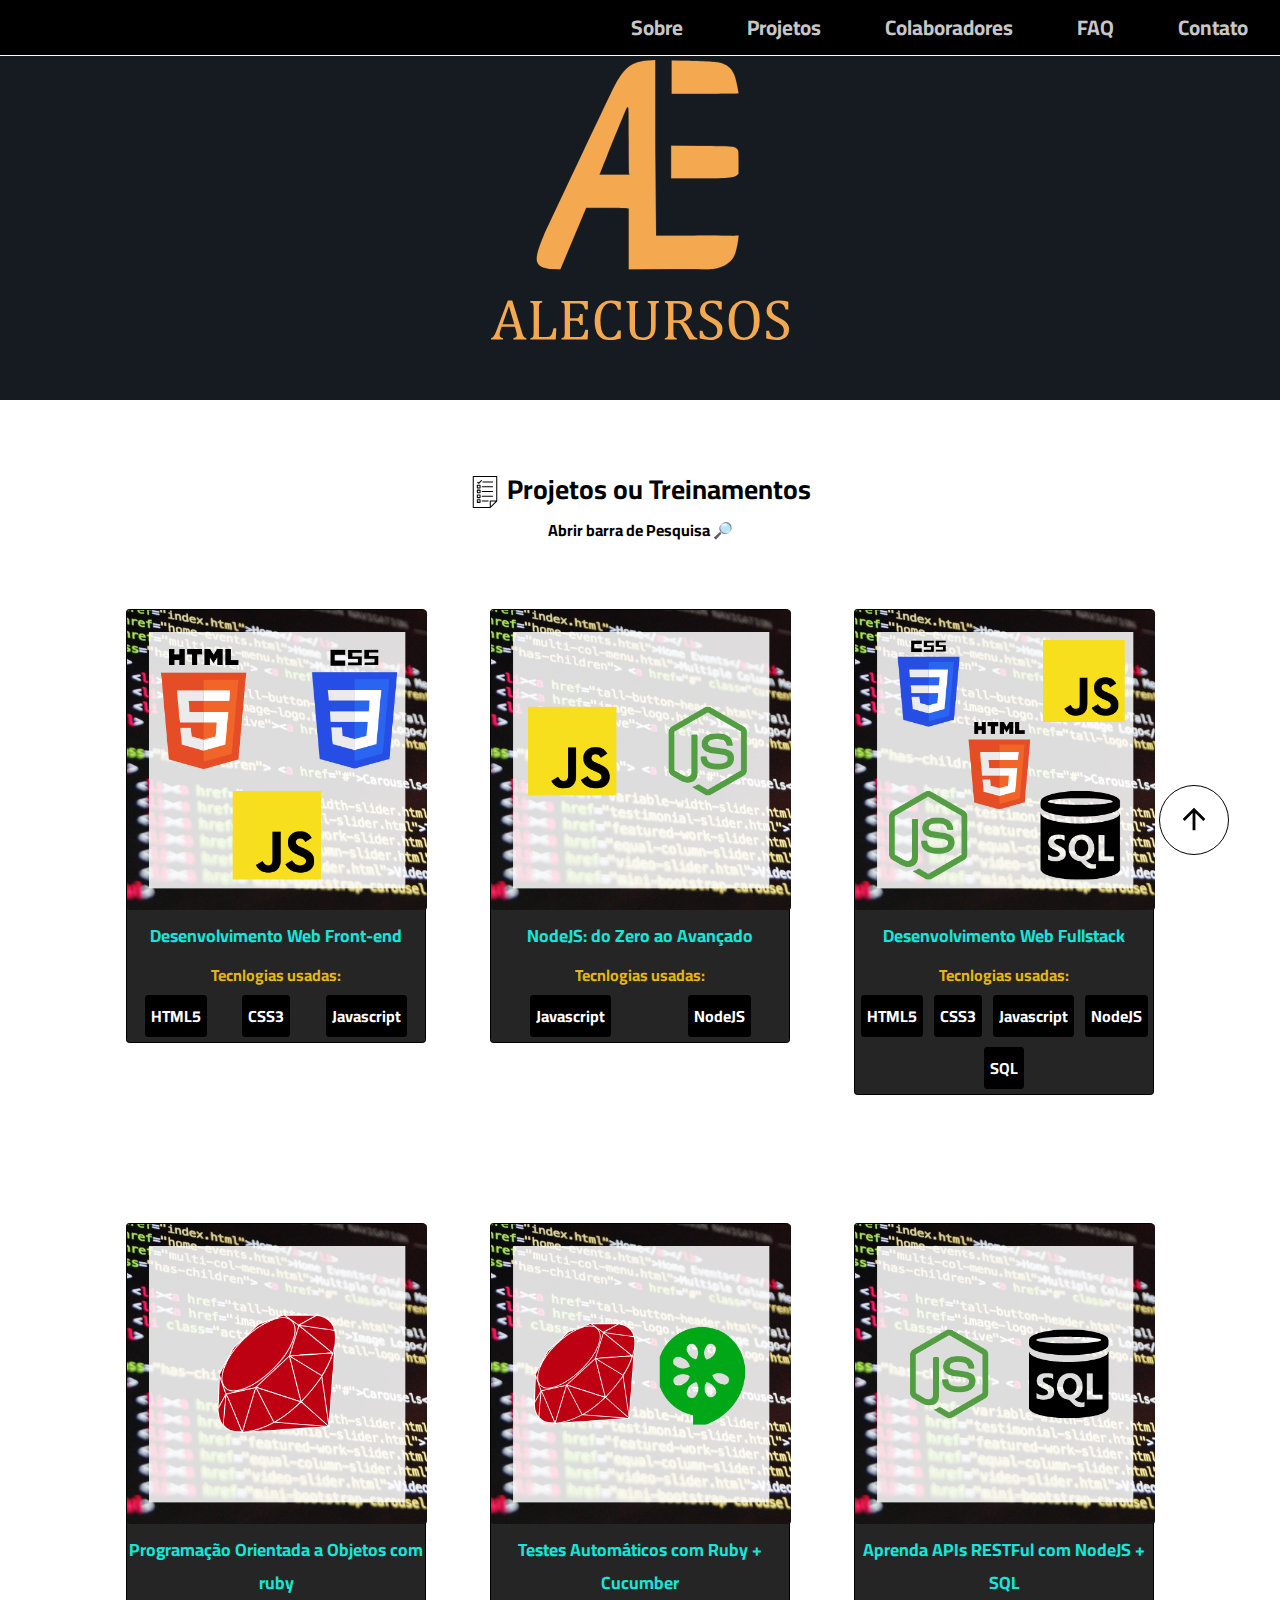
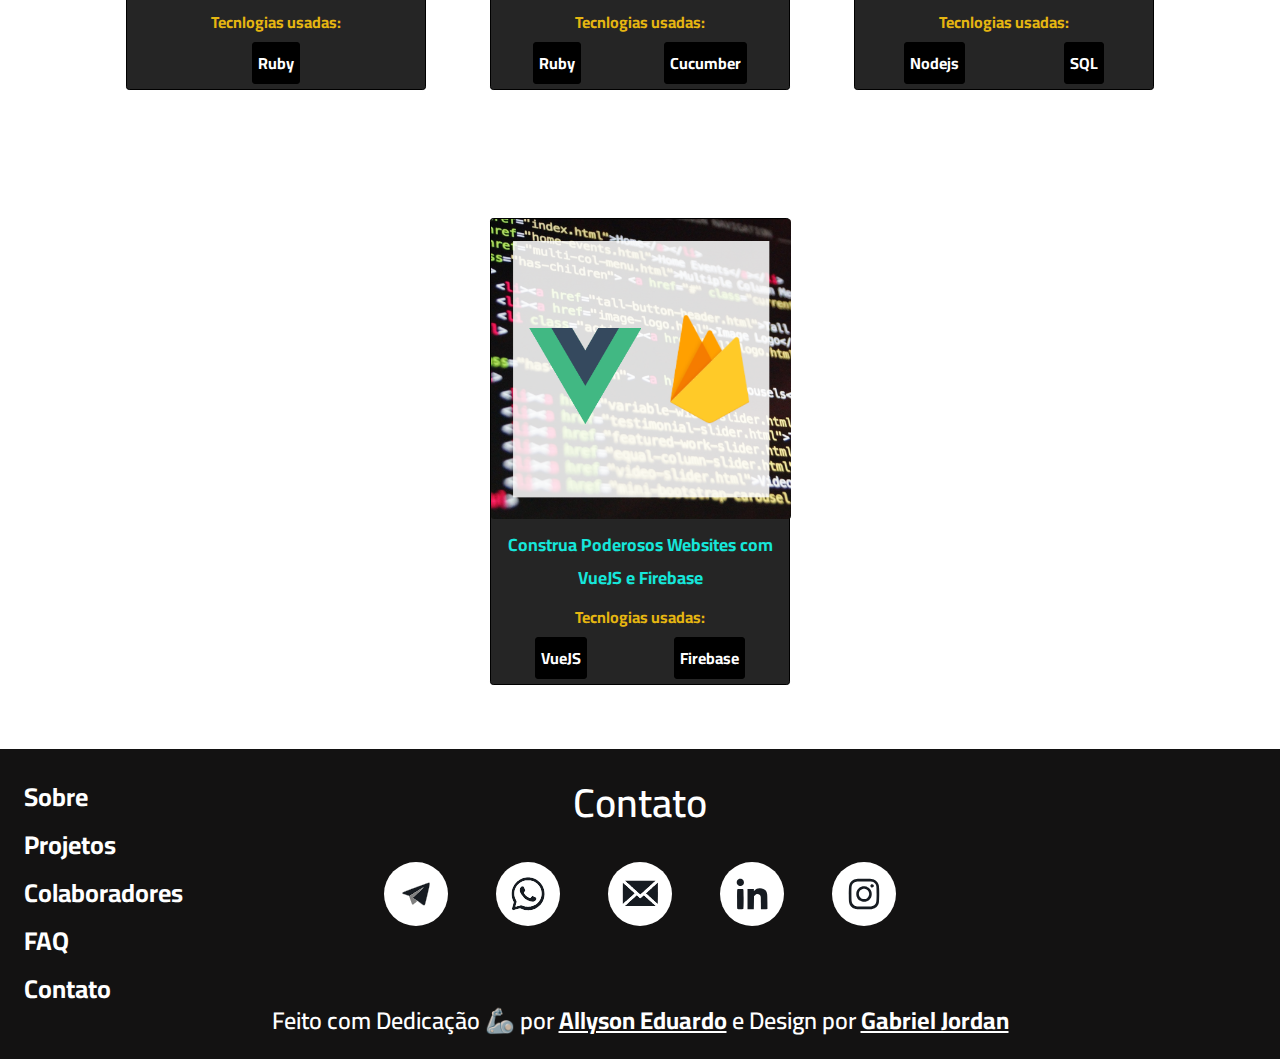
<file: index.html>
<!DOCTYPE html>
<html lang="pt-br">
<head>
    <meta charset="UTF-8">
    <meta name="viewport" content="width=device-width, initial-scale=1.0">
    <title>AleCursos</title>
    <link rel="preconnect" href="https://fonts.gstatic.com">
    <link href="https://fonts.googleapis.com/css2?family=Cairo&family=Poppins&display=swap" rel="stylesheet">
    <link rel="shortcut icon" href="assets/img/icons/alecursos-logo.svg" type="image/x-icon">
    <link rel="stylesheet" href="assets/css/main.css">
    <link rel="stylesheet" href="assets/css/index.css">
    <link rel="stylesheet" href="assets/css/responsive.css"> 
    <link rel="stylesheet" href="assets/css/normalize.css">
</head>
<body>
    <header class="backgroundFull">
        <h1 class="sr-only">AleCursos</h1>
        <div id="menuButton" onclick="Modals.toggleMenu()">
            <span class="sr-only">Menu</span>
            <svg viewBox="0 0 100 80">
                <rect width="100" height="20"></rect>
                <rect y="30" width="100" height="20"></rect>
                <rect y="60" width="100" height="20"></rect>
            </svg>
        </div>
        <nav id="menuList" onclick="Modals.toggleMenu()">
            <a href="about_faq.html#about">Sobre</a>
            <a href="index.html#projects">Projetos</a>
            <a href="colaborators.html#colaborators">Colaboradores</a>
            <a href="about_faq.html#faq">FAQ</a>
            <a href="#contact">Contato</a>
        </nav>
    </header>

    <article id="projects" class="backgroundFull">
        <h2><img src="./assets/img/icons/testIcon.svg" alt="Ícone de teste"> Projetos ou Treinamentos</h2>

        <span onclick="Modals.toggleSearch()">
            <span id="openWord">Abrir</span>
            <span id="closeWord" class="hide">Fechar</span>
            barra de Pesquisa &#x1F50E
            </span>
        <section id="searchBar">
            <form action="" class="topping" style="display: none">

                <input type="checkbox" name="HTML5" id="HTML5">
                <label for="HTML5">
                    <svg
                        xmlns="http://www.w3.org/2000/svg" viewBox="0 0 512 512">
                        <title>HTML5 Logo</title>
                        <path d="M108.4 0h23v22.8h21.2V0h23v69h-23V46h-21v23h-23.2M206 23h-20.3V0h63.7v23H229v46h-23M259.5 0h24.1l14.8 24.3L313.2 0h24.1v69h-23V34.8l-16.1 24.8 -16.1-24.8v34.2h-22.6M348.7 0h23v46.2h32.6V69h-55.6"/>
                        <path d="M107.6 471l-33-370.4h362.8l-33 370.2L255.7 512" fill="#e44d26"/>
                        <path d="M256 480.5V131H404.3L376 447" fill="#f16529"/>
                        <path d="M142 176.3h114v45.4h-64.2l4.2 46.5h60v45.3H154.4M156.4 336.3H202l3.2 36.3 50.8 13.6v47.4l-93.2-26" fill="#ebebeb"/>
                        <path d="M369.6 176.3H255.8v45.4h109.6M361.3 268.2H255.8v45.4h56l-5.3 59-50.7 13.6v47.2l93-25.8" fill="#fff"/>
                    </svg>
                    <p>HTML5</p>
                </label>

                <input type="checkbox" name="CSS3" id="CSS3">
                <label for="CSS3">
                    <svg
                        xmlns="http://www.w3.org/2000/svg" width="27" height="38" viewBox="0 0 27 37.8">
                        <defs>
                            <rect x="69.9" y="104.5" width="36.5" height="13"/>
                        </defs>
                        <g transform="translate(-115.01444 -118.88409)">
                            <g transform="matrix(0.07440722 0 0 0.07440722 109.46366 118.56406)">
                                <polygon points="437.4 100.6 404.3 470.8 255.8 512 107.6 470.9 74.6 100.6 " fill="#264de4"/>
                                <polygon points="256 130.9 256 480.5 376 447.2 404.3 130.9 " fill="#2965f1"/>
                                <polygon points="256 313.6 256 268.2 150.3 268.2 154.4 313.6 " class="a"/>
                                <polygon points="256 176.3 255.8 176.3 142.1 176.3 146.3 221.7 256 221.7 " class="a"/>
                                <polygon points="256 386.2 255.8 386.2 205.2 372.6 202 336.3 177.4 336.3 156.4 336.3 162.8 407.6 255.8 433.5 256 433.4 " class="a"/>
                                <polygon points="255.8 221.7 319.8 221.7 315.7 268.2 255.8 268.2 255.8 313.6 311.8 313.6 306.5 372.5 255.8 386.2 255.8 433.4 348.9 407.6 349.6 400 360.3 280.4 361.4 268.2 369.6 176.3 255.8 176.3 " fill="#fff"/>
                            </g>
                            <path d="m120.9 121.4v-2.4h2.3 2.3v0.8 0.8h-1.6c-0.9 0-1.6 0-1.6 0 0 0-0.1 0.1-0.1 0.9 0 0.7 0 0.8 0.1 0.9 0 0 0.8 0 1.6 0h1.6v0.8 0.8h-2.3-2.3z" style="stroke-width:0.01;stroke:#000"/>
                            <path d="m126.4 123.4v-0.4h1.6 1.6l0-0.3c0-0.2 0-0.4 0-0.6l0-0.2h-1.6-1.6v-1.4-1.4h2.2 2.2v0.4 0.4h-1.5-1.5v0.6 0.6h1.5 1.5v1.4 1.4h-2.2-2.2z" style="stroke-width:0.01;stroke:#000"/>
                            <path d="m131.7 123.4v-0.4h1.5c1.4 0 1.6 0 1.6-0.1 0 0 0-0.3 0-0.6v-0.5h-1.6-1.6v-1.4-1.4h2.2 2.2v0.4 0.4h-1.5-1.5v0.6 0.6h1.5 1.5v1.4 1.4h-2.2-2.2z" style="stroke-width:0.01;stroke:#000"/>
                        </g>
                        <style>  .a{fill:#ebebeb;}</style>
                    </svg>
                    <p>CSS3</p>
                </label>

                <input type="checkbox" name="ruby" id="ruby">
                <label for="ruby">
                    <svg 
                        xmlns="http://www.w3.org/2000/svg" viewBox="0 0 125 125" width="125" height="125">
                            <path fill="#bd0012" d="M96.582 82.186l-70.804 42.04 91.68-6.218 7.06-92.442z" stroke="#fff"/><path fill="#bd0012" d="M117.608 117.944l-7.88-54.386-21.462 28.343z" stroke="#fff"/><path fill="#bd0012" d="M117.713 117.944l-57.727-4.532-33.898 10.696z" stroke="#fff"/><path fill="#bd0012" d="M26.166 124.122l14.42-47.244-31.732 6.787zm62.092-32.066l-13.27-51.975-37.974 35.595z" stroke="#fff"/><path fill="#bd0012" d="M121.508 40.814L85.61 11.496l-9.995 32.316z" stroke="#fff"/><path fill="#bd0012" d="M104.719 1.044L83.608 12.711 70.288.887zM.504 99.512l8.845-16.13-7.156-19.214z" stroke="#fff"/><path fill="#bd0012" d="M1.718 63.558l7.198 20.418 31.277-7.017 35.71-33.185L85.98 11.767 70.113.561 43.136 10.657c-8.5 7.905-24.993 23.547-25.588 23.84-.588.302-10.89 19.774-15.83 29.06z" stroke="#fff"/><path fill="#bd0012" d="M26.993 26.882C45.416 8.616 69.162-2.174 78.276 7.022c9.109 9.194-.55 31.538-18.972 49.795-18.42 18.26-41.875 29.644-50.98 20.449-9.116-9.188.25-32.128 18.67-50.385zm-.827 97.22l14.308-47.394 47.522 15.267c-17.183 16.112-36.292 29.73-61.83 32.127zm49.737-80.328l12.26 48.228c14.354-15.09 27.236-31.314 33.544-51.38z" stroke="#fff"/><path fill="#bd0012" d="M121.582 40.864c4.882-14.735 6.008-35.87-17.012-39.794L85.679 11.502zM.504 99.299c.677 24.315 18.222 24.679 25.696 24.893L8.935 83.876z" stroke="#fff"/><path fill="#bd0012" d="M75.903 43.774c11.029 6.778 33.385 20.373 33.836 20.624.7.394 9.584-14.978 11.598-23.665z" stroke="#fff" stroke-linejoin="round"/><path fill="#bd0012" d="M40.456 76.71l19.128 36.902c11.312-6.133 20.167-13.606 28.28-21.611zM8.86 83.927l-2.711 32.27c5.115 6.986 12.15 7.591 19.53 7.048-5.34-13.288-16.005-39.859-16.82-39.318zm76.707-72.341l38 5.334c-2.028-8.596-8.256-14.14-18.871-15.875z" stroke="#fff"/></svg>
                    <p>Ruby</p>
                </label>

                <input type="checkbox" name="firebase" id="firebase">
                <label for="firebase">
                    <svg 
                        width="111px" height="151px" viewBox="0 0 111 151" version="1.1" xmlns="http://www.w3.org/2000/svg" xmlns:xlink="http://www.w3.org/1999/xlink">
                        <title>logo_lockup_firebase_vertical</title>
                        <desc>Created with Sketch.</desc>
                        <defs>
                            <linearGradient x1="-3.48177083%" y1="17.0266727%" x2="100.833333%" y2="92.8868033%" id="linearGradient-1">
                                <stop stop-color="#FFFFFF" stop-opacity="0.1" offset="0%"></stop>
                                <stop stop-color="#FFFFFF" stop-opacity="0" offset="100%"></stop>
                            </linearGradient>
                            <path d="M95.7984919,33.6246194 C95.5859256,32.3610745 94.6848395,31.3206592 93.4615125,30.9262876 C92.2381855,30.5319161 90.8962602,30.8492378 89.9812105,31.7492661 L72.2727216,49.5651223 L58.2428077,23.0544463 C57.6801918,21.9189555 56.5194912,21.2001264 55.2486188,21.2001264 C53.9777463,21.2001264 52.8170458,21.9189555 52.2544298,23.0544463 L44.6406351,37.5458126 L25.3922776,1.91410025 C23.852409,-0.984173003 19.489448,-0.216983024 18.9761585,3.02226355 L0.497735304,121.16952 L50.0301752,148.873603 C53.1471684,150.578603 56.9223279,150.578603 60.0393211,148.873603 L109.999502,121.16952 L95.7984919,33.6246194 Z" id="path-2"></path>
                        </defs>
                        <g id="Page-1" stroke="none" stroke-width="1" fill="none" fill-rule="evenodd">
                            <g id="styleguide" transform="translate(-664.000000, -1272.000000)">
                                <g id="Group-16" transform="translate(40.000000, 1187.000000)">
                                    <g id="Group-9" transform="translate(114.000000, 0.000000)">
                                        <g id="Group-26" transform="translate(405.000000, 1.000000)">
                                            <g id="logo_lockup_firebase_vertical" transform="translate(105.193370, 83.977901)">
                                                <g id="_Group_">
                                                    <mask id="mask-3" fill="white">
                                                        <use xlink:href="#path-2"></use>
                                                    </mask>
                                                    <use id="_Path_5" fill="url(#linearGradient-1)" fill-rule="nonzero" xlink:href="#path-2"></use>
                                                    <g id="_Group_2" mask="url(#mask-3)">
                                                        <g transform="translate(-6.346125, -0.160154)">
                                                            <g id="_Group_3" stroke-width="1" fill="none" fill-rule="evenodd">
                                                                <path d="M6.84386044,121.329674 L25.4078319,3.18241769 C25.9211214,-0.0568288873 30.2840824,-0.824018866 31.823951,2.07425439 L50.9867602,37.7059667 L58.600555,23.2146005 C59.189165,22.0849984 60.360174,21.3760986 61.637518,21.3760986 C62.9148621,21.3760986 64.0858711,22.0849984 64.6744811,23.2146005 L116.345627,121.329674 L6.84386044,121.329674 Z" id="_Path_" fill="#FFA000" fill-rule="nonzero"></path>
                                                                <g id="_Group_4" transform="translate(0.000000, 30.119310)">
                                                                    <image id="Bitmap" opacity="0.12" x="0" y="0" width="74.4269822" height="94.6200974" xlink:href="[data-uri]"></image>
                                                                    <polygon id="Shape" fill="#F57C00" fill-rule="nonzero" points="70.8339555 45.1789654 50.901212 7.58665646 6.84386044 91.2103641"></polygon>
                                                                </g>
                                                            </g>
                                                            <g id="_Group_5" stroke-width="1" fill="none" fill-rule="evenodd" transform="translate(3.421930, 23.299844)">
                                                                <image id="_Image_" opacity="0.2" x="0" y="0" width="119.767558" height="131.27473" xlink:href="[data-uri]"></image>
                                                                <g id="_Group_6" transform="translate(3.421930, 7.387755)" fill-rule="nonzero" fill="#FFCA28">
                                                                    <path d="M109.501767,90.6420753 L95.3007566,3.09717436 C95.0881903,1.8336295 94.1871042,0.793214154 92.9637772,0.398842606 C91.7404502,0.00447105695 90.3985249,0.321792836 89.4834752,1.22182108 L0,90.6420753 L49.5324399,118.346158 C52.6494331,120.051158 56.4245926,120.051158 59.5415858,118.346158 L109.501767,90.6420753 Z" id="_Path_2"></path>
                                                                </g>
                                                            </g>
                                                            <path d="M102.144617,33.7847735 C101.932051,32.5212286 101.030965,31.4808133 99.8076376,31.0864418 C98.5843106,30.6920702 97.2423854,31.009392 96.3273356,31.9094202 L78.6188467,49.7252764 L64.5889329,23.2146005 C64.0263169,22.0791096 62.8656164,21.3602806 61.5947439,21.3602806 C60.3238715,21.3602806 59.1631709,22.0791096 58.600555,23.2146005 L50.9867602,37.7059667 L31.7384028,2.07425439 C30.1985342,-0.824018866 25.8355731,-0.0568288873 25.3222836,3.18241769 L6.84386044,121.329674 L6.75831218,121.329674 L6.84386044,121.414918 L7.35714997,121.670648 L78.5332985,50.5777097 L96.3273356,32.8470969 C97.2423854,31.9470686 98.5843106,31.6297468 99.8076376,32.0241184 C101.030965,32.4184899 101.932051,33.4589053 102.144617,34.7224501 L116.174531,121.414918 L116.345627,121.329674 L102.144617,33.7847735 Z M7.01495695,121.159188 L25.4078319,4.034851 C25.9211214,0.795604422 30.2840824,0.0284144437 31.823951,2.9266877 L50.9867602,38.5584 L58.600555,24.0670338 C59.189165,22.9374317 60.360174,22.2285319 61.637518,22.2285319 C62.9148621,22.2285319 64.0858711,22.9374317 64.6744811,24.0670338 L78.362202,49.9810064 L7.01495695,121.159188 Z" id="_Compound_Path_" fill-opacity="0.2" fill="#FFFFFF" fill-rule="nonzero"></path>
                                                            <path d="M66.3854462,148.181324 C63.2684531,149.886324 59.4932935,149.886324 56.3763003,148.181324 L6.92940869,120.562484 L6.84386044,121.329674 L56.3763003,149.033757 C59.4932935,150.738757 63.2684531,150.738757 66.3854462,149.033757 L116.345627,121.329674 L116.260079,120.562484 L66.3854462,148.181324 Z" id="_Path_3" fill="#A52714" fill-rule="nonzero" opacity="0.2"></path>
                                                        </g>
                                                    </g>
                                                    <polygon id="_Path_4" mask="url(#mask-3)" points="-26.8777064 -6.69547618 137.374944 -6.69547618 137.374944 156.971719 -26.8777064 156.971719"></polygon>
                                                    <path d="M95.7984919,33.6246194 C95.5859256,32.3610745 94.6848395,31.3206592 93.4615125,30.9262876 C92.2381855,30.5319161 90.8962602,30.8492378 89.9812105,31.7492661 L72.2727216,49.5651223 L58.2428077,23.0544463 C57.6801918,21.9189555 56.5194912,21.2001264 55.2486188,21.2001264 C53.9777463,21.2001264 52.8170458,21.9189555 52.2544298,23.0544463 L44.6406351,37.5458126 L25.3922776,1.91410025 C23.852409,-0.984173003 19.489448,-0.216983024 18.9761585,3.02226355 L0.497735304,121.16952 L50.0301752,148.873603 C53.1471684,150.578603 56.9223279,150.578603 60.0393211,148.873603 L109.999502,121.16952 L95.7984919,33.6246194 Z" id="_Path_5" fill="url(#linearGradient-1)" fill-rule="nonzero" mask="url(#mask-3)"></path>
                                                </g>
                                            </g>
                                        </g>
                                    </g>
                                </g>
                            </g>
                        </g>
                    </svg>
                    <p>firebase</p>
                </label>
                
                <input type="checkbox" name="javascript" id="javascript">
                <label for="javascript">
                    <svg
                        xmlns="http://www.w3.org/2000/svg" width="256" height="256" viewBox="0 0 256 256" preserveAspectRatio="xMidYMid">
                        <path d="M0 0L256 0 256 256 0 256 0 0Z" fill="#F7DF1E"/>
                        <path d="M67.3 213.9L86.9 202.1C90.7 208.8 94.1 214.4 102.4 214.4 110.3 214.4 115.3 211.4 115.3 199.3L115.3 117.5 139.3 117.5 139.3 199.7C139.3 224.6 124.7 235.9 103.4 235.9 84.2 235.9 73 226 67.3 213.9"/>
                        <path d="M152.4 211.4L172 200C177.1 208.4 183.8 214.6 195.7 214.6 205.7 214.6 212 209.6 212 202.8 212 194.5 205.5 191.6 194.5 186.8L188.5 184.2C171.1 176.8 159.6 167.5 159.6 147.9 159.6 129.9 173.3 116.2 194.8 116.2 210.1 116.2 221.1 121.5 229 135.4L210.3 147.4C206.2 140 201.7 137.1 194.8 137.1 187.8 137.1 183.3 141.6 183.3 147.4 183.3 154.6 187.8 157.6 198.1 162L204.1 164.6C224.6 173.4 236.1 182.3 236.1 202.4 236.1 224.1 219.1 235.9 196.2 235.9 173.9 235.9 159.4 225.3 152.4 211.4"/>
                    </svg>
                    <p>javascript</p>
                </label>

                <input type="checkbox" name="nodeJS" id="nodeJS">
                <label for="nodeJS">
                    <svg
                        xmlns="http://www.w3.org/2000/svg" width="256" height="289" viewBox="0 0 256 289" preserveAspectRatio="xMidYMid">
                        <path d="M128 288.5C124 288.5 120.3 287.4 116.9 285.5L81.6 264.6C76.3 261.7 79 260.6 80.6 260.1 87.7 257.7 89 257.2 96.5 253 97.3 252.4 98.3 252.7 99.1 253.2L126.1 269.4C127.2 269.9 128.5 269.9 129.3 269.4L235.1 208.2C236.1 207.6 236.7 206.6 236.7 205.3L236.7 83.1C236.7 81.8 236.1 80.7 235.1 80.2L129.3 19.2C128.3 18.7 126.9 18.7 126.1 19.2L20.4 80.2C19.3 80.7 18.8 82 18.8 83.1L18.8 205.3C18.8 206.3 19.3 207.6 20.4 208.2L49.3 224.9C64.9 232.8 74.7 223.5 74.7 214.3L74.7 93.7C74.7 92.1 76.1 90.5 77.9 90.5L91.4 90.5C93 90.5 94.6 91.8 94.6 93.7L94.6 214.3C94.6 235.2 83.2 247.4 63.3 247.4 57.2 247.4 52.5 247.4 39 240.8L11.1 224.9C4.2 220.9 0 213.5 0 205.5L0 83.3C0 75.4 4.2 68 11.1 64L116.9 2.8C123.5-0.9 132.5-0.9 139.1 2.8L244.9 64C251.8 68 256 75.4 256 83.3L256 205.5C256 213.5 251.8 220.9 244.9 224.9L139.1 286.1C135.7 287.7 131.7 288.5 128 288.5L128 288.5ZM160.6 204.5C114.2 204.5 104.7 183.3 104.7 165.2 104.7 163.6 106 162.1 107.9 162.1L121.6 162.1C123.2 162.1 124.6 163.1 124.6 164.7 126.7 178.7 132.8 185.6 160.9 185.6 183.1 185.6 192.7 180.6 192.7 168.7 192.7 161.8 190 156.8 155.3 153.3 126.4 150.4 108.4 144 108.4 121 108.4 99.5 126.4 86.8 156.6 86.8 190.5 86.8 207.2 98.5 209.4 123.9 209.4 124.7 209.1 125.5 208.6 126.3 208 126.8 207.2 127.3 206.4 127.3L192.7 127.3C191.3 127.3 190 126.3 189.7 125 186.6 110.4 178.4 105.6 156.6 105.6 132.2 105.6 129.3 114.1 129.3 120.4 129.3 128.1 132.8 130.5 165.6 134.8 198.2 139 213.6 145.1 213.6 167.9 213.3 191.2 194.3 204.5 160.6 204.5L160.6 204.5Z" fill="#539E43"/>
                    </svg>
                    <p>nodeJS</p>
                </label>

                <input type="checkbox" name="SQL" id="SQL">
                <label for="SQL">
                    <svg
                        xmlns="http://www.w3.org/2000/svg" width="400" height="400" viewBox="0 0 400 400">
                        <path d="M163.3 0.5C90.5 4.7 34.2 20.4 22.8 39.7 19.8 44.8 19.5 70.1 22.4 75.4 51.5 129.1 348.5 129.1 377.6 75.4 380.5 70.1 380.2 44.8 377.2 39.7 361.7 13.4 260.9-5.1 163.3 0.5M266 33.6C326.3 37.4 356.6 43.9 343.5 50.3 312.8 65.3 116.6 67 63.5 52.8 32.8 44.6 72.5 36.2 159 32.5 171.9 32 253.3 32.8 266 33.6M20.5 228.3L20.7 356.6 22.8 360.3C53.8 413 346.2 413 377.2 360.3L379.3 356.6 379.5 228.3C379.6 152.2 379.4 100.1 379 100.3 378.6 100.6 378.1 102 377.8 103.5 371.8 135.5 233.6 156.5 122.3 142.2 65.7 134.9 25.4 119.2 22.2 103.2 21.9 101.9 21.4 100.6 21 100.3 20.6 100.1 20.4 153.9 20.5 228.3M116.4 197.7C119.6 198.1 123.9 199 126 199.7L129.7 200.9 129.7 212.2C129.7 218.5 129.4 223.5 129.1 223.3 128.8 223.2 126.6 222.1 124.2 220.9 103.9 210.8 78.5 217.2 82.7 231.3 84.1 236 89.2 239.7 104.4 247.2 128.4 259 134.4 266.1 134.4 282.5 134.4 304.6 117.9 316.6 87.5 316.6 76.1 316.6 66.3 315.2 59 312.4L54.7 310.7 54.7 298.7 54.7 286.6 56.8 288.1C77.8 302.9 109.9 298.9 106.5 281.9 105.8 278.3 99.6 273 91.6 269.1 87.6 267.2 81 264 76.8 262 61.4 254.5 55.2 245.6 55.1 230.9 55 205.1 77.6 192.9 116.4 197.7M225.8 199.6C271.3 215 276 290.6 232.6 310.2 225.4 313.5 225.4 312.8 231.6 318.6 241.7 328 256.8 332 269.4 328.4L271.1 327.9 270.9 338.3 270.7 348.8 268 349.4C266.5 349.8 260.7 350.1 255.1 350.2 237.8 350.5 229.5 346.3 211.5 328L200.8 317 195.2 316.3C154.9 311.3 134.5 265.1 154.9 225.4 167 202 198.7 190.5 225.8 199.6M308.6 246.5L308.6 294.5 330.5 294.5 352.3 294.5 352.3 305.1 352.3 315.6 317.2 315.6 282 315.6 282 257 282 198.4 295.3 198.4 308.6 198.4 308.6 246.5M195.3 220.7C169.9 229.1 167.5 278.8 192 291.3 217.8 304.5 241.7 277.3 233.6 243.8 229.1 225 212.5 215 195.3 220.7"/>
                    </svg>
                    <p>SQL</p>
                </label>

                <input type="checkbox" name="vueJS" id="vueJS">
                <label for="vueJS">
                    <svg 
                        width="256px" height="221px" viewBox="0 0 256 221" version="1.1" xmlns="http://www.w3.org/2000/svg" xmlns:xlink="http://www.w3.org/1999/xlink" preserveAspectRatio="xMidYMid">
                        <g>
                            <path d="M204.8,0 L256,0 L128,220.8 L0,0 L50.56,0 L97.92,0 L128,51.2 L157.44,0 L204.8,0 Z" fill="#41B883"></path>
                            <path d="M0,0 L128,220.8 L256,0 L204.8,0 L128,132.48 L50.56,0 L0,0 Z" fill="#41B883"></path>
                            <path d="M50.56,0 L128,133.12 L204.8,0 L157.44,0 L128,51.2 L97.92,0 L50.56,0 Z" fill="#35495E"></path>
                        </g>
                    </svg>

                    <p>vueJS</p>
                </label>

                <input type="checkbox" name="cucumber" id="cucumber">
                <label for="cucumber">
                    <svg xmlns="http://www.w3.org/2000/svg" viewBox="0 0 45 52" width="45" height="52">
                        <path d="M33.158 4.952l-1.3-.7-1.4-.7h-.5l-1.2-.5c-2.3-.8-4.7-1.1-7.1-1.1-12.6 0-22.9 10.3-22.9 22.9 0 10.9 7.8 20.4 18.5 22.4v6.6c13.7-2.1 25.8-12.9 26.7-27.2.7-8.7-3.5-17-10.8-21.7zm-16.9 5.6c.8-.1 1.6.2 2.1.9 1.8 2 1.9 4.9.4 7.1-2-.4-3.7-1.9-4.5-3.8-.3-.6-.4-1.2-.4-1.8.1-1.3 1.1-2.3 2.4-2.4zm-6.9 6.8h.4c.7 0 1.4.2 2 .5 1.9.8 3.3 2.4 3.8 4.3-1.7 1.2-4 1.4-5.9.6-.6-.3-1.1-.6-1.7-1-1.1-.7-1.4-2.2-.7-3.3.6-.8 1.4-1.3 2.1-1.1zm2.4 14.1c-.6.3-1.3.5-2 .5-1.4.1-2.6-.8-2.7-2.2-.1-.8.2-1.6.8-2.1.5-.4 1-.8 1.7-1 .7-.3 1.5-.5 2.3-.5 1.3 0 2.5.3 3.6 1-.4 1.9-1.7 3.4-3.5 4.1zm7.7 4.5c-.3.6-.6 1.1-1 1.7-1 1-2.6 1.1-3.7.1-.5-.5-.8-1.2-.8-1.9 0-.6.2-1.2.4-1.8.8-2 2.5-3.4 4.6-3.8 1.1 1.7 1.3 3.8.5 5.6zm3.8-22.8c.3-.6.6-1.1 1-1.7.5-.6 1.3-1 2.2-.9 1.4.1 2.5 1.3 2.5 2.7 0 .6-.2 1.3-.4 1.8-.8 1.9-2.5 3.2-4.5 3.6-1.3-1.7-1.6-3.9-.6-5.8zm1.3 24.2c-1.8-2-1.9-4.9-.4-7.1 2 .4 3.7 1.8 4.6 3.6.3.6.4 1.2.4 1.8-.3 1.5-1.7 2.6-3.3 2.3-.5-.1-.9-.3-1.3-.6zm8.4-5.9c-.7 0-1.4-.2-2-.5-1.9-.8-3.3-2.4-3.8-4.3 1.1-.7 2.3-1.1 3.6-1 .8 0 1.5.2 2.3.5.6.3 1.1.6 1.7 1 1.1.8 1.3 2.3.5 3.4-.5.7-1.3 1.1-2.1 1z" fill="#00a818"/></svg>
                    <p>cucumber</p>
                </label>

            </form>
        </section>

        <div id="projects-division">
                 
        </div>
    </article>

    <footer id="contact" class="backgroundFull">
        <h2>Contato</h2>

        <nav id="menuList">
            <a href="about_faq.html#about">Sobre</a>
            <a href="index.html#projects">Projetos</a>
            <a href="colaborators.html#colaborators">Colaboradores</a>
            <a href="about_faq.html#faq">FAQ</a>
            <a href="#contact">Contato</a>
        </nav>
        <section class="contacts">
            <a href="#">
                <svg xmlns="http://www.w3.org/2000/svg"   viewBox="0 0 400 400">
                    <path d="M312 98.9C310.8 99.2 309.4 99.7 308.8 100.1 308.3 100.4 306.7 101 305.3 101.4 303.9 101.7 302 102.5 300.9 103 299.9 103.6 298.7 104 298.2 104 297.8 104 296.3 104.5 294.9 105.2 293.5 105.8 291.7 106.5 290.9 106.6 290.1 106.8 288.6 107.3 287.6 107.8 286.6 108.3 284.8 109 283.6 109.3 282.4 109.7 280.3 110.4 279 111 277.7 111.5 276.3 112 276 112 275.7 112 274.3 112.5 272.8 113.2 271.4 113.8 269 114.7 267.6 115.2 262.1 117 259.3 118.1 257.8 118.8 256.9 119.2 255.3 119.8 254.2 120 253.1 120.2 251.7 120.8 251 121.2 250.3 121.6 248.6 122.2 247.2 122.6 245.8 123 244 123.6 243.2 124 242.4 124.4 240.8 125 239.8 125.2 238.7 125.5 237 126.1 236 126.6 235 127.1 233.6 127.6 232.8 127.8 232 128 230.6 128.5 229.5 129 228.5 129.5 226.8 130.2 225.7 130.4 224.7 130.7 223 131.3 222 131.8 221 132.3 219.3 132.9 218.2 133.1 217.1 133.4 215.2 134 214 134.6 212.8 135.1 210.6 135.9 209.2 136.4 202.8 138.5 199.9 139.6 199.5 139.9 199.2 140.2 197.9 140.6 196.6 141 195.3 141.4 193.7 142 193 142.4 192.3 142.8 190.9 143.4 189.8 143.6 188.7 143.9 187.1 144.5 186.3 144.9 184.8 145.6 183.7 146 176.8 148.4 175.4 148.9 173 149.8 171.6 150.4 170.2 151 168.4 151.7 167.6 151.8 166.8 152 165.4 152.5 164.4 153 163.4 153.5 161.8 154.1 160.8 154.4 159.8 154.7 158.4 155.2 157.7 155.6 157 156.1 155.5 156.6 154.5 156.9 153.4 157.1 151.8 157.7 150.7 158.2 149.7 158.7 148 159.4 146.9 159.6 145.9 159.9 144.3 160.5 143.4 161 142.5 161.5 140.9 162.1 139.8 162.4 138.7 162.6 137.2 163.2 136.5 163.6 135.8 164 134.2 164.7 132.9 165 131.6 165.3 129.7 166 128.6 166.6 127.6 167.1 126.3 167.6 125.8 167.6 125.4 167.6 123.9 168.1 122.5 168.8 121.1 169.5 119.7 170 119.5 170 119.2 170 117.7 170.6 116 171.4 114.4 172.1 112.2 173 111.2 173.3 108.8 174.1 105.6 175.4 102.6 176.8 101.3 177.5 99.6 178.1 98.8 178.3 98 178.4 96.4 179 95.1 179.7 93.9 180.3 92.6 180.8 92.3 180.8 92 180.8 90.8 181.3 89.6 181.9 88.4 182.6 86.7 183.3 85.8 183.6 84.9 183.9 83.8 184.4 83.2 184.8 82.7 185.2 81.4 185.9 80.5 186.4 74.8 189.2 75.7 197 81.9 198.2 82.7 198.3 84.5 198.9 85.7 199.5 87 200 89.1 200.6 90.3 200.9 91.6 201.1 93.4 201.7 94.4 202.2 95.4 202.7 97 203.2 98 203.4 99 203.6 101 204.2 102.4 204.8 103.8 205.4 105.7 206 106.6 206.2 107.5 206.3 108.9 206.8 109.7 207.3 110.5 207.7 112.5 208.4 114.1 208.8 115.7 209.2 117.6 209.8 118.3 210.1 119 210.5 120.8 211.1 122.4 211.4 123.9 211.7 125.9 212.4 126.8 212.8 127.7 213.2 129.3 213.8 130.4 214 131.6 214.3 134.2 215.3 136.3 216.2 140.6 218.3 140.9 218.3 142.6 217.1 143.2 216.6 145.2 215.4 146.8 214.4 149.7 212.7 151.2 211.7 154.9 209.3 155.8 208.6 157 208 157.4 207.9 157.8 207.7 158.7 207.1 159.4 206.6 160.1 206 161.1 205.2 161.8 204.9 162.5 204.6 164 203.7 165.2 202.9 167.8 201.2 169.4 200.1 171.2 199 172 198.6 173.5 197.6 174.6 196.9 175.7 196.2 177.4 195.2 178.4 194.7 179.4 194.1 180.5 193.4 180.8 193 181.1 192.6 182 192 182.8 191.6 184.7 190.7 188.4 188.4 189.8 187.3 190.4 186.8 191.1 186.4 191.3 186.4 191.5 186.4 192.3 186 193 185.5 193.6 185 195.6 183.8 197.2 182.8 198.9 181.8 200.8 180.6 201.6 180 202.4 179.4 204.4 178.2 206 177.2 207.7 176.2 209.5 175.1 210 174.6 210.6 174.1 211.6 173.5 212.4 173.2 213.1 172.9 214.2 172.3 214.8 171.8 215.3 171.3 217.2 170.2 218.8 169.2 220.5 168.3 222.2 167.2 222.7 166.8 223.7 166.2 225.5 165.1 228.3 163.4 229.1 163 230.3 162.2 230.9 161.7 231.6 161.2 232.8 160.5 233.6 160.2 234.4 159.8 235.4 159.2 235.8 158.8 236.2 158.4 238.1 157.2 240 156.1 241.9 154.9 243.9 153.7 244.6 153.2 246.3 152 252.6 148.2 255 147 256.1 146.4 257.5 145.5 258.1 144.9 258.8 144.4 259.5 144 259.7 144 259.9 144 260.7 143.6 261.4 143.1 262 142.5 263.2 141.8 264 141.4 264.8 141 265.8 140.4 266.2 140 266.6 139.6 267.7 139.1 268.6 138.8 269.5 138.5 270.4 138.1 270.7 137.9 271.8 137 271.6 138 270.3 139.5 267.1 143.2 255.2 155.2 246.8 163.2 243.6 166.2 240.7 169 240.2 169.4 239 170.6 227.3 181.5 224.8 183.8 223.6 184.9 221 187.3 219 189.2 214.3 193.6 208 199.4 205.2 201.8 203.9 202.9 200.2 206.2 197 209.2 191.4 214.2 189 216.4 183.2 221.8 182 222.9 179 225.6 176.5 227.7 169.1 234.2 169.2 234.6 179.3 241 180 241.4 181.8 242.6 183.2 243.6 184.5 244.6 186.4 245.9 187.2 246.4 188.1 247 190.8 248.8 193.3 250.5 206.3 259.4 209.8 261.6 211.4 262 213.2 262.5 214.9 263.6 227.7 272.7 228.6 273.3 229.9 274.2 230.6 274.6 231.8 275.4 233.2 276.4 235.7 278.4 236.4 279 237.4 279.7 238 280 238.5 280.3 241.1 282.1 243.6 284 246.1 285.9 248.7 287.8 249.4 288.2 250.9 289.1 252.7 290.6 256.4 293.6 265.4 301.1 268.8 302.6 274.3 301.6 275.5 301.4 276.6 301.2 276.7 301.2 278.3 301.2 282.6 294.5 283 291.2 283.2 290 283.7 287.9 284.2 286.6 284.7 285.3 285.3 282.7 285.6 280.8 285.8 279 286.4 276.6 286.9 275.4 287.3 274.3 287.9 271.8 288.2 269.9 288.5 268 289.1 265.6 289.6 264.5 290 263.4 290.5 261.1 290.8 259.4 291.1 257.6 291.7 254.9 292.2 253.4 292.7 251.9 293.4 249.3 293.6 247.6 293.9 246 294.4 243.7 294.8 242.7 295.3 241.6 295.8 239.5 296 237.9 296.2 236.3 296.9 233.7 297.4 232.1 298 230.6 298.6 227.9 298.8 226.2 299.1 224.5 299.6 222.1 300 221 300.5 219.8 301.1 217.4 301.4 215.7 301.7 213.9 302.4 211 302.9 209.3 303.5 207.6 304 205.1 304.2 203.8 304.3 202.5 304.9 200.1 305.4 198.4 305.9 196.8 306.6 194 306.8 192.3 307.1 190.5 307.6 188.1 308 186.9 308.5 185.6 309.1 182.9 309.4 180.7 309.7 178.6 310.3 176 310.8 174.9 311.2 173.8 311.8 171.4 312 169.6 312.3 167.7 312.9 164.9 313.4 163.4 313.9 161.9 314.5 159.1 314.8 157.2 315.1 155.4 315.6 153 316 151.9 316.5 150.8 317.1 148 317.4 145.7 317.7 143.3 318.4 140.3 318.8 139 319.2 137.7 319.8 135 320 133.1 320.2 131.2 320.8 128.5 321.2 127.1 321.7 125.7 322.3 122 322.6 118.8 323 115.7 323.4 112.2 323.6 111.1 324.5 106.4 323.7 101 322 99.4 320.9 98.4 315.4 98.2 312 98.9"  id="plane-wings" class="icon-body"/>
                    
                    <path d="M21.2 0.8C21.2 1.1 21 1.2 20.9 1 20.7 0.9 20.1 1.2 19.7 1.7 19 2.5 18.9 2.7 19.4 2.7 19.7 2.7 20 2.4 20 2.2 20 1.7 21.4 1.1 22.1 1.2 22.3 1.2 22.3 1 22.2 0.8 21.9 0.3 21.2 0.3 21.2 0.8M377.8 0.8C377.7 1 377.8 1.2 378.1 1.1 378.4 1 378.6 1.3 378.5 1.7 378.5 2.3 378.6 2.3 379 2 379.7 1.4 379.8 0.6 379.2 1 379 1.1 378.8 1.1 378.8 0.8 378.8 0.3 378.1 0.3 377.8 0.8M12 6.6C11.7 7 11.7 7.2 12 7.4 12.2 7.5 12.4 7.4 12.4 7.1 12.4 6.7 12.6 6.4 12.9 6.3 13.2 6.1 13.2 6.1 12.9 6 12.7 6 12.3 6.3 12 6.6M10.4 8.4C9.9 8.8 9.5 9.3 9.7 9.4 9.9 9.6 10 9.5 10 9.3 10 9 10.3 8.8 10.6 8.8 10.9 8.8 11.3 8.6 11.4 8.4 11.9 7.6 11.4 7.6 10.4 8.4M8.2 10.6C7.7 11.4 7.7 11.5 8.2 11.4 8.5 11.2 8.8 10.8 8.9 10.4 9.2 9.3 9 9.4 8.2 10.6M393.6 12.8C394 13.6 394.8 14.6 395.3 15 396.2 15.8 396.2 15.8 395.3 14.6 393 11.6 392.7 11.3 393.6 12.8M1 20.8C1.1 21 1.1 21.2 0.8 21.2 0.6 21.2 0.4 21.4 0.4 21.6 0.4 22 0.6 21.9 1 21.6 1.7 21 1.8 20.4 1.2 20.4 0.9 20.4 0.9 20.6 1 20.8M314.4 96.5C313.9 96.7 312.2 97.1 310.8 97.4 309.4 97.8 307.2 98.4 306 99 304.8 99.5 302.7 100.3 301.4 100.7 297.3 102.1 292.7 103.8 291.4 104.5 290.7 104.8 289.2 105.3 288 105.6 286.8 105.9 285.2 106.4 284.5 106.8 283.8 107.2 282.1 107.9 280.7 108.2 279.4 108.6 277.4 109.3 276.4 109.8 275.4 110.3 274 110.8 273.2 111 272.4 111.2 270.9 111.7 269.8 112.2 268.7 112.7 266.7 113.5 265.4 113.9 264.1 114.4 261.2 115.4 259 116.2 256.8 117 253.3 118.3 251.2 119.1 249.1 119.8 246.6 120.7 245.6 121.1 244.6 121.4 242.9 122 241.8 122.5 240.7 122.9 238.7 123.6 237.4 124 236 124.4 234.4 125 233.7 125.4 232.9 125.7 231.2 126.4 229.7 126.9 228.3 127.3 226.7 127.9 226.2 128.2 225.8 128.5 224.3 129 223 129.4 221.7 129.8 220 130.4 219.2 130.8 218.4 131.2 216.9 131.7 215.8 131.9 214.7 132.2 212.8 132.8 211.6 133.4 210.4 133.9 208.2 134.7 206.8 135.2 200.6 137.3 197.7 138.3 196.4 139 195.7 139.4 194.2 139.9 193 140.3 191.9 140.6 190.8 141.1 190.5 141.3 190.3 141.5 188.6 142.1 186.7 142.8 183.4 143.9 178.6 145.7 172.4 148 168 149.7 162.6 151.6 158.6 153.1 156.8 153.8 155.1 154.4 154.8 154.6 154.5 154.8 152.9 155.4 151.1 156.1 143.1 159 141.7 159.5 140.6 160.1 139.9 160.4 138.5 160.9 137.4 161.2 136.4 161.4 134.9 161.9 134.2 162.3 133 163 129.5 164.3 124.4 166 123 166.5 120.8 167.3 119.6 167.8 115.7 169.5 112.3 170.9 110.4 171.5 109.4 171.8 107.5 172.6 106.1 173.2 104.7 173.9 103.4 174.4 103.2 174.4 102.9 174.4 101.8 174.8 100.8 175.4 99.7 175.9 97.6 176.7 96 177.2 94.5 177.7 93.1 178.2 93 178.4 92.9 178.6 91.8 179 90.7 179.4 89.5 179.8 87.9 180.5 87 181 86.1 181.5 85 182 84.4 182.2 82.3 182.8 77.2 186.1 76 187.7 71.3 193.5 76.1 199.5 87.2 202 88.3 202.2 89.9 202.7 90.8 203.1 91.8 203.5 93.8 204.2 95.4 204.6 96.9 204.9 98.6 205.5 99.2 205.8 99.8 206.1 101.5 206.7 103.1 207.2 106.2 208.1 111.1 209.7 114.8 211 116.2 211.6 118.7 212.4 120.2 212.8 123.6 213.7 127.2 214.9 131.4 216.5 137 218.6 137.1 218.6 137.6 220.3 137.8 221.1 138.5 222.8 139 224 139.5 225.2 140.3 227.4 140.8 228.8 141.3 230.2 142.2 232.8 142.8 234.6 145 240.7 146.8 245.6 148.2 249.5 149 251.6 150 254.5 150.5 255.8 150.9 257.1 151.7 259.2 152.2 260.4 152.7 261.6 153.3 263.4 153.6 264.4 153.9 265.4 154.5 267.1 155 268.2 155.5 269.3 156.1 271.1 156.4 272.2 156.6 273.2 157.2 274.8 157.6 275.6 158 276.3 158.6 278.1 159 279.4 159.4 280.7 160 282.4 160.4 283.2 160.8 284 161.3 285.5 161.6 286.5 163.3 293.6 168.7 298.7 172.8 297 175 296.2 181.2 291.2 185.4 287 195.1 277.3 207.4 266.2 209.9 264.8 211.2 264.2 213.4 264.9 216 266.8 217.2 267.7 218.7 268.7 219.4 269.2 220.1 269.6 221.9 270.9 223.4 272 224.9 273.1 226.7 274.3 227.4 274.8 228.1 275.2 230 276.7 231.8 277.9 233.6 279.2 235.7 280.7 236.6 281.3 237.5 281.9 238.7 282.8 239.4 283.3 240.1 283.8 244.1 286.8 248.3 290 252.6 293.2 256.7 296.3 257.6 297 263.2 301.4 264.4 302.2 267 303.1 277 306.6 283.3 301.1 286.3 286.2 286.6 284.4 287.3 281.7 287.8 280 288.3 278.4 289 275.7 289.2 274.2 289.5 272.7 290.1 270.1 290.6 268.4 291.1 266.8 291.7 264.2 292 262.8 292.2 261.3 292.8 259.1 293.2 257.8 293.6 256.5 294.3 253.9 294.6 251.9 295 249.9 295.5 247.6 295.8 246.9 296.1 246.1 296.7 244 297 242.1 297.4 240.2 298.1 237.3 298.6 235.6 299.1 234 299.7 231.3 300 229.8 300.2 228.3 300.7 226 301.2 224.8 301.6 223.5 302.2 221.3 302.4 219.8 302.6 218.2 303.3 215.7 303.8 214 304.3 212.4 305 209.6 305.2 207.9 305.5 206.1 306 203.7 306.4 202.5 306.9 201.2 307.5 198.6 307.8 196.6 308.1 194.6 308.7 192 309.2 190.8 309.6 189.6 310.1 187.2 310.4 185.4 310.6 183.6 311.3 180.9 311.8 179.2 312.3 177.6 313 174.8 313.2 173.1 313.5 171.3 314 168.9 314.4 167.7 314.9 166.5 315.5 163.8 315.8 161.8 316.1 159.8 316.7 157.2 317.2 155.9 317.6 154.6 318.2 152.1 318.4 150.4 318.6 148.6 319.2 146 319.6 144.7 320 143.3 320.7 140.3 321 138 321.3 135.7 322 132.6 322.4 131.2 322.9 129.8 323.4 126.8 323.6 124.6 323.9 122.4 324.5 119 324.9 117 326.3 111.1 326.2 102 324.7 99.7 322.7 96.7 317.7 95.1 314.4 96.5M322 99.4C323.7 101 324.5 106.4 323.6 111.1 323.4 112.2 323 115.7 322.6 118.8 322.3 122 321.7 125.7 321.2 127.1 320.8 128.5 320.2 131.2 320 133.1 319.8 135 319.2 137.7 318.8 139 318.4 140.3 317.7 143.3 317.4 145.7 317.1 148 316.5 150.8 316 151.9 315.6 153 315.1 155.4 314.8 157.2 314.5 159.1 313.9 161.9 313.4 163.4 312.9 164.9 312.3 167.7 312 169.6 311.8 171.4 311.2 173.8 310.8 174.9 310.3 176 309.7 178.6 309.4 180.7 309.1 182.9 308.5 185.6 308 186.9 307.6 188.1 307.1 190.5 306.8 192.3 306.6 194 305.9 196.8 305.4 198.4 304.9 200.1 304.3 202.5 304.2 203.8 304 205.1 303.5 207.6 302.9 209.3 302.4 211 301.7 213.9 301.4 215.7 301.1 217.4 300.5 219.8 300 221 299.6 222.1 299.1 224.5 298.8 226.2 298.6 227.9 298 230.6 297.4 232.1 296.9 233.7 296.2 236.3 296 237.9 295.8 239.5 295.3 241.6 294.8 242.7 294.4 243.7 293.9 246 293.6 247.6 293.4 249.3 292.7 251.9 292.2 253.4 291.7 254.9 291.1 257.6 290.8 259.4 290.5 261.1 290 263.4 289.6 264.5 289.1 265.6 288.5 268 288.2 269.9 287.9 271.8 287.3 274.3 286.9 275.4 286.4 276.6 285.8 279 285.6 280.8 285.3 282.7 284.7 285.3 284.2 286.6 283.7 287.9 283.2 290 283 291.2 282.6 294.5 278.3 301.2 276.7 301.2 276.6 301.2 275.5 301.4 274.3 301.6 268.8 302.6 265.4 301.1 256.4 293.6 252.7 290.6 250.9 289.1 249.4 288.2 248.7 287.8 246.1 285.9 243.6 284 241.1 282.1 238.5 280.3 238 280 237.4 279.7 236.4 279 235.7 278.4 233.2 276.4 231.8 275.4 230.6 274.6 229.9 274.2 228.6 273.3 227.7 272.7 214.9 263.6 213.2 262.5 211.4 262 209.8 261.6 206.3 259.4 193.3 250.5 190.8 248.8 188.1 247 187.2 246.4 186.4 245.9 184.5 244.6 183.2 243.6 181.8 242.6 180 241.4 179.3 241 169.2 234.6 169.1 234.2 176.5 227.7 179 225.6 182 222.9 183.2 221.8 189 216.4 191.4 214.2 197 209.2 200.2 206.2 203.9 202.9 205.2 201.8 208 199.4 214.3 193.6 219 189.2 221 187.3 223.6 184.9 224.8 183.8 227.3 181.5 239 170.6 240.2 169.4 240.7 169 243.6 166.2 246.8 163.2 255.2 155.2 267.1 143.2 270.3 139.5 271.6 138 271.8 137 270.7 137.9 270.4 138.1 269.5 138.5 268.6 138.8 267.7 139.1 266.6 139.6 266.2 140 265.8 140.4 264.8 141 264 141.4 263.2 141.8 262 142.5 261.4 143.1 260.7 143.6 259.9 144 259.7 144 259.5 144 258.8 144.4 258.1 144.9 257.5 145.5 256.1 146.4 255 147 252.6 148.2 246.3 152 244.6 153.2 243.9 153.7 241.9 154.9 240 156.1 238.1 157.2 236.2 158.4 235.8 158.8 235.4 159.2 234.4 159.8 233.6 160.2 232.8 160.5 231.6 161.2 230.9 161.7 230.3 162.2 229.1 163 228.3 163.4 225.5 165.1 223.7 166.2 222.7 166.8 222.2 167.2 220.5 168.3 218.8 169.2 217.2 170.2 215.3 171.3 214.8 171.8 214.2 172.3 213.1 172.9 212.4 173.2 211.6 173.5 210.6 174.1 210 174.6 209.5 175.1 207.7 176.2 206 177.2 204.4 178.2 202.4 179.4 201.6 180 200.8 180.6 198.9 181.8 197.2 182.8 195.6 183.8 193.6 185 193 185.5 192.3 186 191.5 186.4 191.3 186.4 191.1 186.4 190.4 186.8 189.8 187.3 188.4 188.4 184.7 190.7 182.8 191.6 182 192 181.1 192.6 180.8 193 180.5 193.4 179.4 194.1 178.4 194.7 177.4 195.2 175.7 196.2 174.6 196.9 173.5 197.6 172 198.6 171.2 199 169.4 200.1 167.8 201.2 165.2 202.9 164 203.7 162.5 204.6 161.8 204.9 161.1 205.2 160.1 206 159.4 206.6 158.7 207.1 157.8 207.7 157.4 207.9 157 208 155.8 208.6 154.9 209.3 151.2 211.7 149.7 212.7 146.8 214.4 145.2 215.4 143.2 216.6 142.6 217.1 140.9 218.3 140.6 218.3 136.3 216.2 134.2 215.3 131.6 214.3 130.4 214 129.3 213.8 127.7 213.2 126.8 212.8 125.9 212.4 123.9 211.7 122.4 211.4 120.8 211.1 119 210.5 118.3 210.1 117.6 209.8 115.7 209.2 114.1 208.8 112.5 208.4 110.5 207.7 109.7 207.3 108.9 206.8 107.5 206.3 106.6 206.2 105.7 206 103.8 205.4 102.4 204.8 101 204.2 99 203.6 98 203.4 97 203.2 95.4 202.7 94.4 202.2 93.4 201.7 91.6 201.1 90.3 200.9 89.1 200.6 87 200 85.7 199.5 84.5 198.9 82.7 198.3 81.9 198.2 75.7 197 74.8 189.2 80.5 186.4 81.4 185.9 82.7 185.2 83.2 184.8 83.8 184.4 84.9 183.9 85.8 183.6 86.7 183.3 88.4 182.6 89.6 181.9 90.8 181.3 92 180.8 92.3 180.8 92.6 180.8 93.9 180.3 95.1 179.7 96.4 179 98 178.4 98.8 178.3 99.6 178.1 101.3 177.5 102.6 176.8 105.6 175.4 108.8 174.1 111.2 173.3 112.2 173 114.4 172.1 116 171.4 117.7 170.6 119.2 170 119.5 170 119.7 170 121.1 169.5 122.5 168.8 123.9 168.1 125.4 167.6 125.8 167.6 126.3 167.6 127.6 167.1 128.6 166.6 129.7 166 131.6 165.3 132.9 165 134.2 164.7 135.8 164 136.5 163.6 137.2 163.2 138.7 162.6 139.8 162.4 140.9 162.1 142.5 161.5 143.4 161 144.3 160.5 145.9 159.9 146.9 159.6 148 159.4 149.7 158.7 150.7 158.2 151.8 157.7 153.4 157.1 154.5 156.9 155.5 156.6 157 156.1 157.7 155.6 158.4 155.2 159.8 154.7 160.8 154.4 161.8 154.1 163.4 153.5 164.4 153 165.4 152.5 166.8 152 167.6 151.8 168.4 151.7 170.2 151 171.6 150.4 173 149.8 175.4 148.9 176.8 148.4 183.7 146 184.8 145.6 186.3 144.9 187.1 144.5 188.7 143.9 189.8 143.6 190.9 143.4 192.3 142.8 193 142.4 193.7 142 195.3 141.4 196.6 141 197.9 140.6 199.2 140.2 199.5 139.9 199.9 139.6 202.8 138.5 209.2 136.4 210.6 135.9 212.8 135.1 214 134.6 215.2 134 217.1 133.4 218.2 133.1 219.3 132.9 221 132.3 222 131.8 223 131.3 224.7 130.7 225.7 130.4 226.8 130.2 228.5 129.5 229.5 129 230.6 128.5 232 128 232.8 127.8 233.6 127.6 235 127.1 236 126.6 237 126.1 238.7 125.5 239.8 125.2 240.8 125 242.4 124.4 243.2 124 244 123.6 245.8 123 247.2 122.6 248.6 122.2 250.3 121.6 251 121.2 251.7 120.8 253.1 120.2 254.2 120 255.3 119.8 256.9 119.2 257.8 118.8 259.3 118.1 262.1 117 267.6 115.2 269 114.7 271.4 113.8 272.8 113.2 274.3 112.5 275.7 112 276 112 276.3 112 277.7 111.5 279 111 280.3 110.4 282.4 109.7 283.6 109.3 284.8 109 286.6 108.3 287.6 107.8 288.6 107.3 290.1 106.8 290.9 106.6 291.7 106.5 293.5 105.8 294.9 105.2 296.3 104.5 297.8 104 298.2 104 298.7 104 299.9 103.6 300.9 103 302 102.5 303.9 101.7 305.3 101.4 306.7 101 308.3 100.4 308.8 100.1 311.5 98.3 320.3 97.9 322 99.4M399.5 371.9C399.1 372.3 399.2 373.9 399.6 374.2 399.8 374.3 400 373.9 400 373 400 371.6 399.9 371.4 399.5 371.9M0 373.2C0 374.5 0.1 374.5 0.4 373.6 0.7 373 0.7 372.5 0.4 372.3 0.1 372 0 372.3 0 373.2M0.7 377.7C0.4 378.6 0.7 379.6 1.4 379.6 1.7 379.6 2.2 379.7 2.5 379.8 2.9 380 3.3 379.7 3.6 379.2 4.3 377.9 3.2 376.8 2 377.5 1.4 377.9 1.2 377.9 1.1 377.5 1 377.2 0.8 377.3 0.7 377.7M398.9 379.4C398.6 380 398.2 380.3 398 380.2 397.8 380.1 397.6 380.1 397.6 380.4 397.6 380.6 397.8 380.8 398 380.8 398.5 380.8 399.8 378.9 399.5 378.6 399.4 378.5 399.1 378.9 398.9 379.4M4.6 383.6C4.7 383.8 4.6 384.1 4.4 384.2 3.9 384.5 5 386 5.8 386 6 386 5.9 385.8 5.5 385.6 4.8 385.1 4.8 385.1 5.5 384.5 5.9 384.2 5.9 384.1 5.6 384.2 5.2 384.5 5.1 384.4 5.3 383.9 5.5 383.4 5.4 383.2 5 383.2 4.6 383.2 4.5 383.4 4.6 383.6M394.8 383.6C394.4 383.9 394.4 384.1 394.7 384.5 395.2 385 395.1 385.2 394.5 385.6 394.1 385.8 394 386 394.2 386 394.5 386 395 385.6 395.4 385.1 395.9 384.6 396 384.4 395.6 384.6 395.3 384.7 395.3 384.6 395.7 384.3 396.5 383.6 395.7 383 394.8 383.6M7.2 386.5C7.2 386.7 7.4 386.8 7.6 386.8 7.9 386.8 7.9 387 7.8 387.2 7.5 387.7 8 387.7 8.8 387.2 9.3 386.9 9.3 386.8 8.7 386.8 8.3 386.8 8 386.7 8.2 386.5 8.3 386.3 8.1 386.1 7.8 386.1 7.5 386.1 7.2 386.3 7.2 386.5M8.7 389.4C8.5 389.7 8.6 390 8.8 390 9.1 390 9.1 390.2 9 390.4 8.7 390.9 9.8 391.6 10.6 391.4 11 391.2 11.2 391.3 11.1 391.6 11.1 391.9 11.2 392.2 11.5 392.3 11.8 392.4 12 392.3 12 392.1 12 391.5 11.2 391 10.2 391 9.7 391 9.4 390.7 9.3 390 9.1 388.8 9 388.6 8.7 389.4M390.6 390.4C390.1 390.6 389.6 391 389.5 391.4 389.2 392.2 390.3 391.6 391.2 390.6 391.8 389.9 391.7 389.9 390.6 390.4M387.5 393C386.6 393.3 386.5 393.5 386.9 393.7 387.3 393.8 387.8 393.6 388.2 393.2 389 392.3 389 392.3 387.5 393M14.3 394.9C15 395.6 15.5 395.9 16 395.7 16.7 395.4 17.1 394.5 16.4 394.7 16.2 394.8 16 394.7 16 394.5 16 394.3 15.7 394.1 15.4 394.1 15.1 394.1 15 394.4 15.1 394.8 15.3 395.3 15.1 395.2 14.4 394.6L13.4 393.8 14.3 394.9M383.8 394.9C383.2 396.9 383.2 397 384 396 384.5 395.5 384.7 395.3 384.6 395.6 384.4 396 384.6 395.9 385.1 395.4 386.1 394.6 386.4 394 385.5 394.7 385.1 395.1 384.8 395.1 384.5 394.7 384.1 394.4 384 394.4 383.8 394.9M20.6 397.2C20.2 397.9 20.9 399.7 21.4 399.4 21.8 399.3 22 399.4 22 399.6 22 399.8 22.4 400 22.9 400 23.7 400 23.7 399.9 22.6 399.4 21.2 398.6 20.2 397.8 21.3 398.1 21.9 398.3 22.6 397.5 22.1 397 21.7 396.7 20.9 396.8 20.6 397.2M26 399.6C26 399.8 26.6 400 27.2 400 27.9 400 28.3 399.8 28.2 399.6 28.1 399.4 27.5 399.2 27 399.2 26.4 399.2 26 399.4 26 399.6" class="icon-body" id="plane-body" fill="#aac9e0">
                        
                    <path d="M22 0.6C22.3 1 22.4 1.2 22.2 1.2 21.4 1 20 1.7 20 2.2 20 2.4 19.7 2.7 19.4 2.7 18.9 2.7 18.9 2.5 19.4 1.6L20 0.6 19.1 1.6C18.6 2.2 17.7 2.8 17.1 3 16.5 3.1 15.5 3.7 14.9 4.3 14.3 4.9 14.1 5.1 14.6 4.8 15.6 4 17 3.2 17.5 3.2 17.7 3.2 17.1 3.6 16.3 4 15.5 4.5 14.8 5 14.8 5.2 14.8 5.3 14.3 5.7 13.6 6 12.9 6.3 12.4 6.8 12.4 7.1 12.4 7.4 12.2 7.5 11.9 7.4 11.6 7.2 11.8 6.8 12.4 6.3 12.9 5.9 13.1 5.6 12.9 5.6 12.1 5.6 11.3 6.8 11.5 7.6 11.6 8.2 11.5 8.5 10.9 8.7 10.4 8.8 10 9.1 10 9.3 10 9.5 9.9 9.6 9.7 9.4 9.5 9.3 9.9 8.8 10.4 8.3L11.4 7.5 10 8.3C9.3 8.7 8.6 9.3 8.5 9.6 8.4 10.1 8.4 10.1 8.8 9.6 9.2 9.1 9.2 9.2 9 10 8.8 10.6 8.5 11.1 8.3 11.2 7.3 11.5 5.9 13.3 6.2 13.9 6.4 14.4 6.3 14.4 5.9 14.1 4.8 13.2 2.3 17.3 2.6 19.3 2.7 20.1 2.2 20.3 1.8 19.6 1.7 19.4 1.8 19.2 2 19.2 2.3 19.2 2.4 19.1 2.3 18.9 1.9 18.6 0.4 20 0.4 20.7 0.4 21 0.6 21.2 0.8 21.2 1 21.2 1.1 20.9 0.9 20.5 0.7 19.9 0.8 19.9 1.2 20.3 1.8 20.8 1 22.2 0.4 21.8 -0.2 21.4-0.1 371.7 0.4 372.3 0.7 372.5 0.7 373 0.4 373.8 -0.3 375.6-0.1 379.3 0.6 378 0.9 377.5 1.2 377.2 1.2 377.5 1.2 377.9 1.4 377.9 2 377.5 3.1 376.8 4.3 377.9 3.7 379.1 3.2 379.9 1.2 380.1 0.7 379.4 0.5 379.1 0.4 379.2 0.4 379.4 0.4 380.2 1.9 381.3 2.2 380.8 2.3 380.6 2.7 380.4 2.9 380.4 3.2 380.4 3.2 380.5 2.9 380.9 2.3 381.4 2.2 382.2 2.8 381.8 3 381.7 3.3 381.8 3.4 382.1 3.6 382.3 3.6 382.4 3.3 382.2 2.8 381.9 2.7 382.4 3 383.4 3.2 383.7 3.5 383.9 3.7 383.7 3.9 383.6 4 383.8 3.8 384.3 3.7 384.8 3.9 385.3 4.6 385.9 5.1 386.4 5.6 387 5.6 387.3 5.6 388 7.1 389.4 7.5 389.1 7.6 388.9 8 389.4 8.4 390.1 8.7 390.8 9.4 391.6 9.9 391.8 10.4 392.1 11.2 392.7 11.6 393.3 12.5 394.5 13.3 394.8 12.9 393.8 12.7 393.2 12.8 393.2 13.5 393.8 14.5 394.6 14.7 395 14 394.6 13.7 394.4 13.8 394.8 14.2 395.3 14.6 395.9 15.7 396.7 16.7 397.1 17.8 397.5 19 398.2 19.5 398.8 20.2 399.7 20.4 399.7 20.6 399.1 20.9 398.5 21 398.5 22.3 399.2 23.9 400 26 400.3 26 399.6 26 399.1 27.9 399.1 28.2 399.6 28.4 399.9 86 400 203.9 400L379.3 400 380.5 398.8C381.1 398.1 381.8 397.6 382.1 397.6 382.3 397.6 382.3 397.4 382.2 397.2 382.1 397 382.3 397 382.7 397 383.5 397.2 386 395.8 386 395.2 386 394.9 385.8 394.9 385.3 395.3 385 395.6 384.6 395.8 384.4 395.8 384.3 395.8 384.2 395.9 384.3 396.1 384.3 396.2 384.1 396.4 383.8 396.5 383.4 396.7 383.3 396.6 383.4 396.2 384 394.3 384 394.3 384.6 394.8 384.9 395.1 385.2 395.1 385.4 394.8 385.5 394.6 385.9 394.5 386.3 394.7 386.7 394.9 386.8 394.8 386.6 394.4 386.4 394 386.5 394 387.1 394.2 387.7 394.4 388.1 394.2 388.6 393.4 389 392.8 389.8 392.1 390.5 391.8 391.1 391.4 391.6 391 391.4 390.9 391.3 390.8 390.9 390.9 390.6 391.2 390.3 391.5 389.9 391.6 389.7 391.5 389.3 391.1 390.2 390.4 391.1 390.3 391.9 390.2 392.4 389.7 392.6 388.5 392.8 387.9 394.3 386.4 394.6 386.7 394.7 386.8 394.8 386.7 394.8 386.5 394.8 386.2 394.6 386 394.3 386 394 386 394.1 385.8 394.5 385.6 395.1 385.2 395.2 385 394.7 384.5 394.2 383.8 394.9 383.1 395.9 383.5 396.5 383.7 396.6 384.4 395.9 384.3 395.7 384.2 395.4 384.4 395.4 384.6 395.4 384.8 395.2 385.2 395.1 385.5 394.9 385.8 394.9 386 395.2 386 395.8 386 397.2 383.5 397 382.7 397 382.3 397 382.1 397.2 382.2 397.4 382.3 397.6 382.2 397.6 381.9 397.6 381.6 398 381.1 398.6 380.8 399.6 380.3 400.3 378.5 399.7 377.9 399.4 377.7 399.5 377.1 399.7 376.4 400.1 375.5 400.1 375 399.7 374.4 399.1 373.4 399.1 372.1 399.6 371.8 400.1 371.5 400.2 24.5 399.6 23 399.4 22.4 399.4 21.9 399.6 21.8 400.3 21.4 400.1 20.8 398.8 19.6 398.2 18.9 397.5 17.8 397.2 17.1 396.6 15.4 395.7 14 395.1 14 394.9 14 395 14.4 395.4 14.9L396.2 15.8 395.3 15C394.4 14.3 392.6 11.6 393 11.6 393.1 11.6 393.6 12.2 394 12.9 394.9 14.4 395.1 14.1 394.2 12.4 393.9 11.7 393.1 11.1 392.6 11 392.1 10.8 391.4 10.2 391 9.7L390.4 8.6 391.2 9.5C391.6 10.1 392 10.3 392 10.1 392 9.2 390.4 8.2 389.9 8.8 389.6 9.3 389.6 9.3 389.7 8.8 390.1 7.5 387.3 4.8 386.7 5.9 386.6 6.1 386.6 6 386.6 5.7 386.9 4.6 383.1 2.4 381.9 3 381.6 3.2 381.5 3.2 381.7 3 382.2 2.4 379.7 0.2 379.1 0.7 378.7 1.2 378.7 1.2 379.4 1 380.2 0.7 380.2 0.7 379.4 1.5 378.5 2.6 378.5 2.6 378.5 1.7 378.6 1.3 378.4 1 378 1.1 377.6 1.2 377.6 1 378.2 0.6 378.9 0.1 359.9 0 200.2 0 38.9 0 21.6 0.1 22 0.6M385.1 4.4C385.6 4.9 386 5.4 386 5.7 386 6 385.7 5.8 385.4 5.3 385 4.8 384.5 4.2 384.1 4 383.7 3.8 383.6 3.6 383.8 3.6 384.1 3.6 384.6 4 385.1 4.4M7.4 10.9C6.6 11.2 5.4 12.8 5.7 12.9 5.7 13 6.4 12.4 7.1 11.7 7.9 11 8.4 10.4 8.3 10.4 8.3 10.4 7.8 10.6 7.4 10.9M321.5 97C326 99.1 327.3 107.1 324.9 117 324.5 119 323.9 122.4 323.6 124.6 323.4 126.8 322.9 129.8 322.4 131.2 322 132.6 321.3 135.7 321 138 320.7 140.3 320 143.3 319.6 144.7 319.2 146 318.6 148.6 318.4 150.4 318.2 152.1 317.6 154.6 317.2 155.9 316.7 157.2 316.1 159.8 315.8 161.8 315.5 163.8 314.9 166.5 314.4 167.7 314 168.9 313.5 171.3 313.2 173.1 313 174.8 312.3 177.6 311.8 179.2 311.3 180.9 310.6 183.6 310.4 185.4 310.1 187.2 309.6 189.6 309.2 190.8 308.7 192 308.1 194.6 307.8 196.6 307.5 198.6 306.9 201.2 306.4 202.5 306 203.7 305.5 206.1 305.2 207.9 305 209.6 304.3 212.4 303.8 214 303.3 215.7 302.6 218.2 302.4 219.8 302.2 221.3 301.6 223.5 301.2 224.8 300.7 226 300.2 228.3 300 229.8 299.7 231.3 299.1 234 298.6 235.6 298.1 237.3 297.4 240.2 297 242.1 296.7 244 296.1 246.1 295.8 246.9 295.5 247.6 295 249.9 294.6 251.9 294.3 253.9 293.6 256.5 293.2 257.8 292.8 259.1 292.2 261.3 292 262.8 291.7 264.2 291.1 266.8 290.6 268.4 290.1 270.1 289.5 272.7 289.2 274.2 289 275.7 288.3 278.4 287.8 280 287.3 281.7 286.6 284.4 286.3 286.2 283.3 301.1 277 306.6 267 303.1 264.4 302.2 263.2 301.4 257.6 297 256.7 296.3 252.6 293.2 248.3 290 244.1 286.8 240.1 283.8 239.4 283.3 238.7 282.8 237.5 281.9 236.6 281.3 235.7 280.7 233.6 279.2 231.8 277.9 230 276.7 228.1 275.2 227.4 274.8 226.7 274.3 224.9 273.1 223.4 272 221.9 270.9 220.1 269.6 219.4 269.2 218.7 268.7 217.2 267.7 216 266.8 213.4 264.9 211.2 264.2 209.9 264.8 207.4 266.2 195.1 277.3 185.4 287 181.2 291.2 175 296.2 172.8 297 168.7 298.7 163.3 293.6 161.6 286.5 161.3 285.5 160.8 284 160.4 283.2 160 282.4 159.4 280.7 159 279.4 158.6 278.1 158 276.3 157.6 275.6 157.2 274.8 156.6 273.2 156.4 272.2 156.1 271.1 155.5 269.3 155 268.2 154.5 267.1 153.9 265.4 153.6 264.4 153.3 263.4 152.7 261.6 152.2 260.4 151.7 259.2 150.9 257.1 150.5 255.8 150 254.5 149 251.6 148.2 249.5 146.8 245.6 145 240.7 142.8 234.6 142.2 232.8 141.3 230.2 140.8 228.8 140.3 227.4 139.5 225.2 139 224 138.5 222.8 137.8 221.1 137.6 220.3 137.1 218.6 137 218.6 131.4 216.5 127.2 214.9 123.6 213.7 120.2 212.8 118.7 212.4 116.2 211.6 114.8 211 111.1 209.7 106.2 208.1 103.1 207.2 101.5 206.7 99.8 206.1 99.2 205.8 98.6 205.5 96.9 204.9 95.4 204.6 93.8 204.2 91.8 203.5 90.8 203.1 89.9 202.7 88.3 202.2 87.2 202 76.1 199.5 71.3 193.5 76 187.7 77.2 186.1 82.3 182.8 84.4 182.2 85 182 86.1 181.5 87 181 87.9 180.5 89.5 179.8 90.7 179.4 91.8 179 92.9 178.6 93 178.4 93.1 178.2 94.5 177.7 96 177.2 97.6 176.7 99.7 175.9 100.8 175.4 101.8 174.8 102.9 174.4 103.2 174.4 103.4 174.4 104.7 173.9 106.1 173.2 107.5 172.6 109.4 171.8 110.4 171.5 112.3 170.9 115.7 169.5 119.6 167.8 120.8 167.3 123 166.5 124.4 166 129.5 164.3 133 163 134.2 162.3 134.9 161.9 136.4 161.4 137.4 161.2 138.5 160.9 139.9 160.4 140.6 160.1 141.7 159.5 143.1 159 151.1 156.1 152.9 155.4 154.5 154.8 154.8 154.6 155.1 154.4 156.8 153.8 158.6 153.1 162.6 151.6 168 149.7 172.4 148 178.6 145.7 183.4 143.9 186.7 142.8 188.6 142.1 190.3 141.5 190.5 141.3 190.8 141.1 191.9 140.6 193 140.3 194.2 139.9 195.7 139.4 196.4 139 197.7 138.3 200.6 137.3 206.8 135.2 208.2 134.7 210.4 133.9 211.6 133.4 212.8 132.8 214.7 132.2 215.8 131.9 216.9 131.7 218.4 131.2 219.2 130.8 220 130.4 221.7 129.8 223 129.4 224.3 129 225.8 128.5 226.2 128.2 226.7 127.9 228.3 127.3 229.7 126.9 231.2 126.4 232.9 125.7 233.7 125.4 234.4 125 236 124.4 237.4 124 238.7 123.6 240.7 122.9 241.8 122.5 242.9 122 244.6 121.4 245.6 121.1 246.6 120.7 249.1 119.8 251.2 119.1 253.3 118.3 256.8 117 259 116.2 261.2 115.4 264.1 114.4 265.4 113.9 266.7 113.5 268.7 112.7 269.8 112.2 270.9 111.7 272.4 111.2 273.2 111 274 110.8 275.4 110.3 276.4 109.8 277.4 109.3 279.4 108.6 280.7 108.2 282.1 107.9 283.8 107.2 284.5 106.8 285.2 106.4 286.8 105.9 288 105.6 289.2 105.3 290.7 104.8 291.4 104.5 292.7 103.8 297.3 102.1 301.4 100.7 302.7 100.3 304.8 99.5 306 99 307.2 98.4 309.4 97.8 310.8 97.4 312.2 97.1 313.9 96.7 314.4 96.5 316.2 95.7 319.3 95.9 321.5 97M399 379.8C398.4 380.8 397.6 381.1 397.6 380.4 397.6 380.1 397.8 380.1 398 380.2 398.2 380.3 398.6 380 398.9 379.4 399.1 378.9 399.4 378.5 399.5 378.6 399.6 378.7 399.4 379.2 399 379.8M5.3 383.9C5.1 384.4 5.2 384.5 5.6 384.2 5.9 384.1 5.9 384.2 5.5 384.5 4.8 385.1 4.8 385.1 5.5 385.6 5.9 385.8 6 386 5.7 386 4.9 386 3.9 384.8 4.4 384.2 4.6 383.9 4.7 383.6 4.5 383.5 4.4 383.3 4.6 383.2 4.9 383.2 5.4 383.2 5.5 383.4 5.3 383.9M8.2 386.5C8 386.7 8.3 386.8 8.7 386.8 9.3 386.8 9.3 386.9 8.8 387.2 8 387.7 7.5 387.7 7.8 387.2 7.9 387 7.9 386.8 7.6 386.8 7.4 386.8 7.2 386.7 7.2 386.5 7.2 386.3 7.5 386.1 7.8 386.1 8.1 386.1 8.3 386.3 8.2 386.5M6.7 387.7C6.6 388 7 388.2 7.6 388.1 8.5 388 8.5 388 7.9 388.4 7.3 388.7 7 388.7 6.6 388.4 5.9 387.8 5.8 387.2 6.4 387.2 6.6 387.2 6.8 387.4 6.7 387.7M393.4 388C393 388.4 392.9 388.8 393.1 388.8 393.6 388.8 394.6 387.7 394.3 387.4 394.2 387.3 393.8 387.6 393.4 388M9.3 390C9.4 390.7 9.7 391 10.2 391 11.2 391 12 391.5 12 392.1 12 392.3 11.8 392.4 11.5 392.3 11.2 392.2 11.1 391.9 11.1 391.6 11.2 391.3 11 391.2 10.6 391.4 9.8 391.6 8.7 390.9 9 390.4 9.1 390.2 9.1 390 8.8 390 8.6 390 8.5 389.7 8.7 389.4 9 388.6 9.1 388.8 9.3 390M388.9 392.6C387.9 393.8 387.5 394 386.9 393.7 386.5 393.6 386.7 393.3 387.6 392.9 388.3 392.7 388.8 392.3 388.6 392.1 388.5 391.9 388.7 391.7 389 391.7 389.5 391.7 389.5 391.9 388.9 392.6M16 394.5C16 394.7 16.2 394.8 16.4 394.7 16.6 394.6 16.7 394.8 16.8 395 16.9 395.7 15.7 395.7 15.2 394.9 14.9 394.3 15 394.1 15.4 394.1 15.7 394.1 16 394.3 16 394.5M17 396.7C16.8 397 14.8 395.9 14.6 395.4 14.5 395.1 15 395.3 15.8 395.7 16.5 396.2 17.1 396.7 17 396.7M19.8 397.7C19.6 397.9 19.7 398.3 19.9 398.5 20.1 398.8 19.9 398.7 19.5 398.3 18.6 397.3 18.6 396.7 19.4 397.1 19.7 397.2 19.9 397.5 19.8 397.7M22.2 397.1C22.4 397.6 21.9 398.2 21.1 398.3 20.4 398.3 20.1 397.6 20.7 397.1 21 396.7 21.9 396.7 22.2 397.1M380.8 397.8C380.8 398.1 380.5 398.5 380.1 398.9 379.5 399.3 379.5 399.3 379.9 398.7 380.2 398.3 380.4 397.8 380.2 397.6 380.1 397.4 380.1 397.2 380.4 397.2 380.6 397.2 380.8 397.4 380.8 397.8"  fill="green"/>
                </svg>
            </a>
            <a href="#">
                <svg
                    xmlns="http://www.w3.org/2000/svg"   viewBox="0 0 400 400">
                    <path d="M188.2 48.2C187.3 48.3 184.8 48.8 182.6 49.2 180.4 49.6 176.7 50.2 174.3 50.4 171.6 50.6 169.3 51.1 168.2 51.6 167.2 52 164.8 52.6 162.8 53 160.8 53.3 158.1 54.1 156.8 54.6 155.5 55.2 154.1 55.6 153.7 55.6 153.3 55.6 151.9 56.1 150.6 56.7 149.3 57.4 147.3 58.1 146.2 58.4 145.1 58.6 143.6 59.2 143 59.6 142.3 60 141 60.5 140.2 60.8 139.3 61.1 137.8 61.8 136.8 62.5 135.9 63.1 134.8 63.6 134.5 63.6 133.8 63.6 128.4 66.5 126.6 67.8 125.9 68.3 125 68.8 124.5 69 124.1 69.1 123 69.8 122.2 70.4 121.4 71.1 120.5 71.6 120.3 71.6 119.8 71.6 115.8 74.3 112.8 76.6 111.8 77.4 110.3 78.5 109.4 79.1 102.5 83.8 84.9 101.4 81.5 107 80.8 108.2 80 109.2 76.7 113.6 75.6 115 74.4 116.9 74 117.8 73.6 118.7 73.1 119.6 72.8 119.8 72.6 119.9 71.9 121 71.3 122.1 70.7 123.2 69.8 124.7 69.4 125.6 68.9 126.4 68.2 127.7 67.7 128.5 67.2 129.3 66.5 130.6 66.2 131.6 65.9 132.5 65.3 133.7 64.9 134.3 64.5 134.9 63.9 136.1 63.6 136.9 63.3 137.8 62.6 139.5 62 140.7 61.3 141.9 60.8 143.2 60.8 143.7 60.8 144.1 60.4 145.3 59.9 146.3 59.3 147.4 58.7 149.2 58.4 150.4 58.1 151.6 57.5 153.3 57.1 154.1 56.7 155 56 157.4 55.6 159.5 55.2 161.7 54.6 164.1 54.2 164.9 53.8 165.8 53.3 168.7 53 171.3 52.6 174 52 177.8 51.5 179.8 50.1 185.8 50.2 210.8 51.7 218.4 52.3 221.4 52.9 225.1 53 226.6 53.2 228.1 53.7 230.7 54.2 232.2 54.7 233.7 55.4 236.2 55.6 237.6 55.9 239 56.5 241.2 57 242.4 57.5 243.6 58.1 245.6 58.4 246.8 58.6 248 59.2 249.5 59.6 250.2 60 250.8 60.6 252.4 60.9 253.7 61.2 254.9 61.9 256.5 62.3 257.1 62.8 257.7 63.3 258.8 63.4 259.4 63.6 260.1 64.3 261.8 65.1 263.2 65.8 264.6 66.4 266 66.4 266.2 66.4 266.5 66.8 267.3 67.4 267.9 69.9 270.9 70.1 277.6 67.7 282.8 67.3 283.8 66.6 286 66.3 287.6 65.9 289.3 65.3 291.4 64.9 292.4 64.5 293.4 63.9 295.4 63.6 296.9 63.4 298.4 62.8 300.4 62.4 301.5 61.9 302.5 61.3 304.7 61 306.2 60.7 307.8 60.1 310 59.6 311.1 59.2 312.2 58.6 314.4 58.4 315.9 58.1 317.4 57.5 319.6 57 320.8 56.5 322 55.9 324.3 55.6 325.9 55.4 327.5 54.8 329.7 54.4 330.9 53.9 332 53.3 334.4 53 336.1 52.6 337.8 52 340 51.6 340.9 50.8 342.8 50 347.1 50 349.3 50 351.6 50.8 351.9 53.7 350.9 55.1 350.4 57.1 349.9 58.2 349.8 59.3 349.6 61.3 349.1 62.6 348.6 63.9 348.1 66.2 347.4 67.6 347.2 69 346.9 71.2 346.3 72.6 345.8 73.9 345.3 76 344.8 77.2 344.6 78.4 344.4 80.6 343.9 82 343.3 83.4 342.8 86.1 342.1 87.8 341.8 89.6 341.5 91.8 340.9 92.6 340.6 93.5 340.2 95.9 339.6 97.9 339.2 99.9 338.7 102.1 338.2 102.7 337.8 103.4 337.5 105.5 337 107.4 336.6 109.4 336.2 111.8 335.6 112.9 335.2 114 334.7 116.1 334.2 117.7 334 119.3 333.7 121.8 333.1 123.2 332.5 126.8 331.1 129.8 331.1 131.8 332.4 132.7 333 134.1 333.7 134.9 334 135.7 334.2 136.8 334.8 137.3 335.2 137.8 335.6 139.1 336.2 140.2 336.5 141.3 336.8 142.8 337.5 143.6 337.9 144.4 338.4 146 339 147.2 339.3 148.4 339.7 150.5 340.4 151.8 341 153.1 341.5 154.5 342 154.9 342 155.3 342 156.9 342.5 158.5 343.2 160.1 343.8 162.4 344.4 163.6 344.6 164.8 344.8 167.2 345.3 168.9 345.8 170.7 346.4 173.8 347 175.9 347.2 178.1 347.4 182.1 348 185 348.5 192.6 349.7 210.5 349.8 216.8 348.5 219.1 348 223.1 347.4 225.6 347.2 228.3 346.9 231.4 346.4 233 345.8 234.5 345.3 237 344.7 238.5 344.4 240 344.2 242.1 343.6 243.2 343.2 244.3 342.8 246.4 342.1 247.9 341.8 249.3 341.5 251.1 340.8 251.8 340.4 252.4 340 253.9 339.5 255 339.2 256.1 339 257.8 338.3 258.8 337.8 262.2 336 267.4 333.6 267.8 333.6 268 333.6 268.8 333.2 269.6 332.7 270.4 332.1 271.7 331.5 272.5 331.2 273.3 331 274.2 330.5 274.5 330.1 274.8 329.8 275.8 329.1 276.7 328.7 277.6 328.3 278.5 327.8 278.6 327.6 278.7 327.4 279.9 326.6 281.1 326 286.8 323 299.4 312.9 307 305.4 311.1 301.3 319.4 291.7 321.8 288.2 322.7 287 323.9 285.2 324.6 284.4 325.8 282.9 326.4 281.9 328.6 278.2 330.8 274.5 331.4 273.5 332.2 272.3 333.3 270.7 336.8 263.5 336.8 263 336.8 262.8 337.2 262 337.7 261.2 338.3 260.4 338.9 259.1 339.2 258.2 339.5 257.3 340.1 255.8 340.6 254.8 341.1 253.8 341.7 252.1 342 251.1 342.2 250 342.9 248.3 343.4 247.3 343.9 246.2 344.4 244.6 344.6 243.6 344.8 242.6 345.3 240.5 345.8 239 346.3 237.5 347 235 347.2 233.6 347.5 232.2 348 229.9 348.4 228.5 348.8 227.1 349.5 223.3 349.8 220 350.1 216.7 350.7 211.8 351 209.1 351.9 201.4 351.8 197.9 350 179.4 349.5 174.2 348.9 170.2 348.3 168.2 347.7 166.4 347.2 164 347 162.9 346.9 161.7 346.4 159.8 346 158.7 345.5 157.6 344.9 155.4 344.6 153.9 344.2 152.3 343.6 150.5 343.2 149.8 342.8 149.1 342.2 147.7 342 146.6 341.5 144.5 340.1 141.1 337.8 136.2 337 134.7 336.4 133.2 336.4 133 336.4 132.7 336 131.9 335.4 131 334.9 130.2 334.3 129.1 334.2 128.6 334 128.1 333.3 126.8 332.6 125.7 331.8 124.7 331.2 123.6 331.2 123.3 331.2 123.1 330.8 122.3 330.2 121.7 329.7 121 328.8 119.7 328.4 118.8 328 117.8 326.9 116 326 114.8 325.1 113.6 324 112 323.5 111.3 315.1 99.6 301.4 85.4 292.5 79.2 292.1 78.9 290.5 77.7 289 76.6 283.9 72.8 282.2 71.6 281.9 71.6 281.7 71.6 280.7 71 279.5 70.2 278.4 69.4 277.3 68.8 277 68.8 276.8 68.8 276.1 68.4 275.6 67.8 275.1 67.3 273.8 66.5 272.8 66.2 271.7 65.8 270.7 65.3 270.4 65 270.1 64.7 269.1 64.2 268 63.8 267 63.5 265.5 62.7 264.8 62.2 264 61.6 263.1 61.2 262.8 61.2 262.4 61.2 261.1 60.7 259.9 60 258.7 59.4 256.6 58.6 255.3 58.2 254 57.8 252.6 57.3 252.1 57 251.6 56.6 250.1 56.1 248.7 55.8 247.3 55.4 245.3 54.8 244.3 54.4 243.2 53.9 240.8 53.3 238.9 53 237.1 52.6 234.6 52 233.6 51.6 232.4 51.1 229.2 50.5 226.1 50.2 223.1 49.9 219.6 49.3 218.4 49 216.3 48.3 192.9 47.8 188.2 48.2M212.2 76.8C215.9 77 220.2 77.5 221.6 77.8 223 78.1 226.3 78.9 228.9 79.4 231.5 79.9 234.3 80.7 235.1 81 235.9 81.3 237.8 81.9 239.4 82.3 240.9 82.6 242.9 83.3 243.9 83.8 244.9 84.4 246 84.8 246.4 84.8 247 84.8 248.2 85.3 256.4 89.4 262.2 92.2 264.3 93.4 265.1 94.1 265.5 94.5 266.5 95 267.2 95.3 268 95.7 269.3 96.5 270.2 97.1 272 98.5 273.5 99.7 277 102.2 278.3 103.1 279.9 104.4 280.6 104.9 283.3 107.2 295.2 119.1 296.4 120.8 297.2 121.9 298.6 123.7 299.6 125 303 129.4 303.6 130.2 304.6 132 305.1 133 306 134.4 306.6 135.2 307.1 135.9 307.6 136.7 307.6 136.9 307.6 137.1 308 137.8 308.6 138.5 309.1 139.2 309.7 140.4 310 141.2 310.2 142 310.9 143.3 311.4 144 312 144.8 312.4 145.6 312.4 145.8 312.4 146.1 312.9 147.4 313.6 148.6 314.3 149.9 315 151.7 315.3 152.8 315.5 153.8 316.1 155.3 316.6 156.2 317.1 157.1 317.7 158.9 318 160.2 318.3 161.5 318.9 163.6 319.4 165 319.9 166.3 320.4 168.4 320.6 169.6 320.7 170.8 321.3 173.8 321.9 176.2 323.9 185.1 323.9 205.7 321.8 215.4 319.7 225.5 317.5 233.5 316.5 235.3 316.1 236 315.5 237.4 315.3 238.4 315 239.5 314.3 241.3 313.6 242.6 312.9 243.8 312.4 245.1 312.4 245.4 312.4 245.6 312 246.4 311.4 247.2 310.9 247.9 310.2 249.2 310 250 309.7 250.7 309 252.1 308.3 252.9 307.7 253.8 307.2 254.7 307.2 255 307.2 255.3 306.7 256.1 306.2 256.8 305.6 257.6 304.4 259.4 303.5 260.8 302.6 262.3 301.3 264.1 300.7 264.8 300 265.6 298.2 267.9 296.5 270 290.4 277.8 283.8 284 272.9 292.1 270.4 294 261.2 299.6 260.6 299.6 260.5 299.6 259.8 300 259.1 300.6 258.4 301.1 257.1 301.7 256.2 302 255.3 302.3 254 302.9 253.2 303.4 252.4 303.9 251.1 304.5 250.2 304.8 249.4 305.1 248.1 305.6 247.4 306 246.8 306.4 245.3 307 244.2 307.2 243.1 307.5 241.3 308.1 240.1 308.7 239 309.2 237 309.8 235.8 310 234.6 310.2 232.3 310.8 230.7 311.3 229.1 311.9 226.1 312.5 224.1 312.8 222.1 313 218.8 313.6 216.9 314.1 211.5 315.4 188.2 315.4 182.2 314.1 180 313.6 176.4 312.9 174.1 312.6 171.9 312.3 169.2 311.7 168.1 311.2 167 310.8 165 310.2 163.6 310 162.2 309.7 160.2 309.1 159.2 308.6 158.2 308.1 156.6 307.5 155.8 307.4 154.9 307.2 153.2 306.6 152 306 150.8 305.4 149.3 304.7 148.6 304.6 147.9 304.4 146.8 303.9 146 303.4 142.4 300.9 136.9 301 131.2 303.4 130 303.9 128 304.4 126.8 304.6 125.6 304.8 123.5 305.3 122.2 305.8 120.9 306.3 118.4 307 116.8 307.4 115.2 307.7 113.1 308.2 112.2 308.6 111.4 309 108.9 309.6 106.8 310 104.6 310.4 102.3 311 101.7 311.3 101.1 311.7 99 312.2 97.1 312.6 95.1 312.9 92.6 313.6 91.5 314 86.9 315.8 84.8 314.7 86.3 311.3 86.8 310.2 87.3 308.2 87.6 306.8 87.9 305.4 88.4 303.6 88.8 302.8 89.2 302 89.8 299.9 90.2 298 90.6 296.1 91.2 294 91.6 293.2 92 292.4 92.5 290.6 92.8 289.2 93.1 287.8 93.6 285.8 94.1 284.8 94.5 283.8 95.1 281.7 95.4 280.1 95.7 278.5 96.4 276.3 96.9 275.3 98.3 272.2 98.3 269.1 96.8 266.3 96.2 265 95.6 263.7 95.6 263.3 95.6 262.9 95.1 261.7 94.6 260.6 94 259.5 93.3 257.7 92.9 256.6 92.6 255.5 92.1 254.3 91.8 254 91.5 253.6 90.8 252.5 90.4 251.4 89.9 250.3 89.2 249 88.8 248.6 88.4 248.2 87.9 247.1 87.6 246.2 87.3 245.3 86.7 244 86.2 243.2 85.7 242.4 85.2 241.2 85 240.4 84.8 239.6 84.3 238.3 83.8 237.3 83.2 236.4 82.6 234.6 82.3 233.3 82 232.1 81.4 230.3 81 229.4 80.6 228.5 79.9 225.9 79.4 223.6 78.9 221.3 78.2 218.5 77.9 217.3 75.6 209.6 75.7 181.5 78.1 173 78.5 171.5 79.2 168.6 79.6 166.6 80 164.6 80.7 162.2 81.1 161.2 81.5 160.2 82.1 158.6 82.3 157.5 82.6 156.5 83.3 154.8 83.8 153.8 84.4 152.7 84.8 151.6 84.8 151.2 84.8 150.6 87.4 145 88.7 142.8 89 142.3 89.5 141.2 89.8 140.4 90.2 139.6 90.6 138.7 90.8 138.4 91 138.1 91.5 137.3 91.9 136.7 92.3 136 93 134.9 93.5 134.3 94 133.6 94.7 132.3 95.2 131.5 96.5 129.2 102 121.9 104.6 119.1 108.5 114.8 112.6 110.7 115.2 108.4 116.8 107 118.7 105.3 119.4 104.6 120.8 103.3 122.3 102.2 125.9 99.7 127.1 98.9 128.7 97.7 129.4 97.1 130.1 96.5 131.3 95.7 132.1 95.4 132.8 95.1 134 94.4 134.8 93.8 135.5 93.3 136.4 92.8 136.6 92.8 136.9 92.8 137.7 92.3 138.3 91.8 139 91.2 140.4 90.5 141.5 90.1 142.5 89.8 143.8 89.2 144.3 88.8 144.8 88.4 145.9 87.8 146.7 87.6 147.5 87.3 148.8 86.7 149.6 86.2 150.4 85.7 152 85.1 153.2 84.8 154.4 84.6 155.9 84 156.6 83.6 157.2 83.2 158.9 82.6 160.3 82.2 161.7 81.9 163.7 81.2 164.7 80.8 165.8 80.4 167.9 79.9 169.5 79.6 171.2 79.4 173.7 78.8 175.3 78.4 178.7 77.5 184 76.9 192.6 76.5 199.4 76.1 201.4 76.2 212.2 76.8M147.3 129.6C143.2 130 142.5 130.3 140.2 131.9 136.3 134.8 131 140.9 129.7 144 129.4 144.8 128.9 145.7 128.6 146 124.8 150.3 122.9 170.4 125.6 176.8 126.1 177.7 126.7 179.6 127 180.9 127.4 182.3 128.1 184.1 128.6 185 129.1 185.9 129.7 187.3 130 188.2 130.3 189.1 130.8 190.2 131.2 190.6 131.7 191.1 132.2 192.1 132.4 192.8 132.7 193.6 133.2 194.6 133.6 195 134 195.4 134.7 196.6 135.2 197.6 135.6 198.6 136.8 200.5 137.8 201.8 138.8 203.1 139.9 204.7 140.2 205.3 140.6 206 141.5 207.3 142.2 208.3 143 209.4 144.1 210.9 144.7 211.7 145.3 212.6 146.2 213.7 146.6 214.2 147.5 215.2 149.5 217.6 150.6 219.2 151.8 220.9 155.7 225.6 157.4 227.5 158.3 228.5 159.6 229.9 160.4 230.8 165.8 237 173.8 244.5 178.4 247.6 179.6 248.4 181.3 249.6 182.2 250.3 183.2 251 184.1 251.6 184.3 251.6 184.4 251.6 185.6 252.3 186.9 253.2 188.2 254.1 189.5 254.8 189.7 254.8 189.9 254.8 190.6 255.2 191.3 255.8 192 256.3 193.3 256.9 194.1 257.2 194.9 257.4 196 258 196.5 258.4 197 258.8 198.1 259.3 199 259.6 199.9 259.9 201.3 260.5 202.2 261 203.1 261.5 204.5 262.1 205.4 262.2 206.3 262.4 208.2 263 209.6 263.6 213.4 265.2 219.3 267.1 222.8 267.8 224.5 268.1 226.6 268.6 227.5 268.9 229.2 269.6 231 269.8 240.3 271 250.9 272.3 259.4 268.8 269.2 259.2 274 254.4 275.1 252.1 276.1 244.4 277.3 234.7 277.3 234.5 271.7 231.8 269.6 230.8 267.5 229.8 267.2 229.6 264.6 228.1 258.6 225.2 258.2 225.2 257.9 225.2 257 224.7 256.2 224.2 255.4 223.6 253.7 222.8 252.6 222.4 251.4 221.9 250.3 221.3 250 221 249.7 220.7 248.7 220.2 247.6 219.8 246.5 219.4 245.2 218.8 244.7 218.4 243.3 217.3 240.3 216.7 238.5 217.2 236.8 217.6 234.6 220 229.2 227 227.1 229.8 222.7 234.9 222 235.5 220.6 236.6 214.1 235.9 212 234.4 211.5 234 210.3 233.5 209.4 233.2 208.5 232.9 207.4 232.4 207 232 206.6 231.6 205.5 231 204.7 230.6 203.8 230.3 201.9 229 200.4 227.9 198.9 226.7 197 225.4 196.3 224.9 195.6 224.4 194.1 223.4 193 222.7 189.6 220.3 180.4 212 177.1 208.2 173.9 204.6 172.4 202.7 168.5 197.4 167.4 195.9 166.1 194.1 165.6 193.5 162.6 189.6 163 186.3 166.9 181.9 175.9 171.9 177.2 168 173.8 161.2 173.3 160.1 172.6 158.4 172.4 157.3 172.1 156.3 171.5 154.8 171.1 154 170.7 153.2 170.1 151.8 169.7 150.7 169.4 149.7 168.6 147.8 168 146.6 167.3 145.3 166.8 144 166.8 143.7 166.8 143.3 166.4 142.4 165.9 141.6 165.3 140.8 164.7 139.5 164.4 138.7 164.2 137.9 163.4 136.6 162.8 135.8 162.1 135 161.6 134.1 161.6 133.8 161.6 133.6 160.8 132.6 159.9 131.7 157.6 129.4 154.4 128.9 147.3 129.6" class="icon-body" fill="#fbf9f9"/>
                    
                    <path d="M24.9 0.4C24.7 0.7 23.8 0.9 23 0.9 20.9 0.9 19.7 1.4 19.4 2.4 19.1 3.2 18.8 3.4 16.3 3.8 15.2 4 14.7 4.3 14.6 5 14.4 5.6 13.9 6 13.1 6.3 12.1 6.5 11.8 6.9 11.7 7.7 11.6 8.5 11.3 8.8 10.4 8.9 9.5 9.1 9.1 9.5 8.9 10.4 8.8 11.3 8.5 11.6 7.7 11.7 6.9 11.8 6.5 12.1 6.3 13 6.1 13.7 5.5 14.4 5.1 14.6 4.5 14.9 4 15.6 3.7 17 3.4 18.1 3.1 19 2.9 19.1 1.3 19.6 0.9 20.6 0.8 24.3 0.8 24.8 0.6 25.1 0.4 25 0.1 24.8 0 83.3 0 199.9 0 322.9 0.1 375.2 0.4 375.3 0.7 375.4 0.9 376.2 0.9 377.2 0.9 379.1 1.7 380.8 2.6 380.8 2.9 380.8 3.3 381.6 3.6 383 3.9 384.6 4.3 385.2 4.8 385.4 5.3 385.5 5.9 386.3 6.2 387 6.5 387.9 7.1 388.5 7.8 388.6 8.4 388.8 8.8 389.2 8.8 389.6 8.8 390.4 9.5 391.1 10.6 391.3 11 391.3 11.5 391.8 11.6 392.4 11.8 393.1 12.2 393.5 13.1 393.7 13.8 394 14.4 394.3 14.4 394.6 14.4 395.5 15.5 396.3 17.3 396.6 18.6 396.8 19.1 397.1 19.6 398 20 398.6 20.8 399.2 21.4 399.4 23.3 400 372.4 400.1 376.2 399.6 379.3 399.2 380.8 398.4 380.8 397.4 380.8 397.1 381.6 396.8 382.6 396.6 384 396.4 384.6 396.1 385.3 395.2 385.7 394.6 386.5 394 387.1 393.8 387.7 393.7 388.2 393.1 388.5 392.4 388.8 391.5 389.1 391.2 389.8 391.2 390.6 391.2 390.9 390.9 391.1 390 391.2 389.2 391.6 388.7 392.4 388.4 393.1 388.2 393.7 387.7 393.8 387.1 394 386.5 394.6 385.7 395.2 385.3 396.1 384.6 396.4 384 396.6 382.6 396.8 381.2 397.1 380.7 397.8 380.6 400.1 380 400.1 388.4 399.9 198 399.8 10 399.9 20 397.8 19.4 397 19.2 396.8 18.9 396.6 17.4 396.3 15.5 395.6 14.4 394.7 14.4 394.4 14.4 394 13.8 393.8 13.1 393.5 12.2 393.1 11.8 392.4 11.6 391.8 11.5 391.3 11 391.3 10.6 391.1 9.5 390.4 8.8 389.6 8.8 389.2 8.8 388.8 8.4 388.6 7.8 388.5 7.1 387.9 6.5 387 6.2 386.3 5.9 385.5 5.3 385.4 4.8 385.2 4.3 384.6 3.9 383 3.6 381.5 3.3 380.8 3 380.7 2.4 380.4 1.5 378.9 0.8 377 0.8 376.2 0.8 375.6 0.6 375.6 0.4 375.6-0.2 25.5-0.2 24.9 0.4M218.4 49C219.6 49.3 223.1 49.9 226.1 50.2 229.2 50.5 232.4 51.1 233.6 51.6 234.6 52 237.1 52.6 238.9 53 240.8 53.3 243.2 53.9 244.3 54.4 245.3 54.8 247.3 55.4 248.7 55.8 250.1 56.1 251.6 56.6 252.1 57 252.6 57.3 254 57.8 255.3 58.2 256.6 58.6 258.7 59.4 259.9 60 261.1 60.7 262.4 61.2 262.8 61.2 263.1 61.2 264 61.6 264.8 62.2 265.5 62.7 267 63.5 268 63.8 269.1 64.2 270.1 64.7 270.4 65 270.7 65.3 271.7 65.8 272.8 66.2 273.8 66.5 275.1 67.3 275.6 67.8 276.1 68.4 276.8 68.8 277 68.8 277.3 68.8 278.4 69.4 279.5 70.2 280.7 71 281.7 71.6 281.9 71.6 282.2 71.6 283.9 72.8 289 76.6 290.5 77.7 292.1 78.9 292.5 79.2 301.4 85.4 315.1 99.6 323.5 111.3 324 112 325.1 113.6 326 114.8 326.9 116 328 117.8 328.4 118.8 328.8 119.7 329.7 121 330.2 121.7 330.8 122.3 331.2 123.1 331.2 123.3 331.2 123.6 331.8 124.7 332.6 125.7 333.3 126.8 334 128.1 334.2 128.6 334.3 129.1 334.9 130.2 335.4 131 336 131.9 336.4 132.7 336.4 133 336.4 133.2 337 134.7 337.8 136.2 340.1 141.1 341.5 144.5 342 146.6 342.2 147.7 342.8 149.1 343.2 149.8 343.6 150.5 344.2 152.3 344.6 153.9 344.9 155.4 345.5 157.6 346 158.7 346.4 159.8 346.9 161.7 347 162.9 347.2 164 347.7 166.4 348.3 168.2 348.9 170.2 349.5 174.2 350 179.4 351.8 197.9 351.9 201.4 351 209.1 350.7 211.8 350.1 216.7 349.8 220 349.5 223.3 348.8 227.1 348.4 228.5 348 229.9 347.5 232.2 347.2 233.6 347 235 346.3 237.5 345.8 239 345.3 240.5 344.8 242.6 344.6 243.6 344.4 244.6 343.9 246.2 343.4 247.3 342.9 248.3 342.2 250 342 251.1 341.7 252.1 341.1 253.8 340.6 254.8 340.1 255.8 339.5 257.3 339.2 258.2 338.9 259.1 338.3 260.4 337.7 261.2 337.2 262 336.8 262.8 336.8 263 336.8 263.5 333.3 270.7 332.2 272.3 331.4 273.5 330.8 274.5 328.6 278.2 326.4 281.9 325.8 282.9 324.6 284.4 323.9 285.2 322.7 287 321.8 288.2 319.4 291.7 311.1 301.3 307 305.4 299.4 312.9 286.8 323 281.1 326 279.9 326.6 278.7 327.4 278.6 327.6 278.5 327.8 277.6 328.3 276.7 328.7 275.8 329.1 274.8 329.8 274.5 330.1 274.2 330.5 273.3 331 272.5 331.2 271.7 331.5 270.4 332.1 269.6 332.7 268.8 333.2 268 333.6 267.8 333.6 267.4 333.6 262.2 336 258.8 337.8 257.8 338.3 256.1 339 255 339.2 253.9 339.5 252.4 340 251.8 340.4 251.1 340.8 249.3 341.5 247.9 341.8 246.4 342.1 244.3 342.8 243.2 343.2 242.1 343.6 240 344.2 238.5 344.4 237 344.7 234.5 345.3 233 345.8 231.4 346.4 228.3 346.9 225.6 347.2 223.1 347.4 219.1 348 216.8 348.5 210.5 349.8 192.6 349.7 185 348.5 182.1 348 178.1 347.4 175.9 347.2 173.8 347 170.7 346.4 168.9 345.8 167.2 345.3 164.8 344.8 163.6 344.6 162.4 344.4 160.1 343.8 158.5 343.2 156.9 342.5 155.3 342 154.9 342 154.5 342 153.1 341.5 151.8 341 150.5 340.4 148.4 339.7 147.2 339.3 146 339 144.4 338.4 143.6 337.9 142.8 337.5 141.3 336.8 140.2 336.5 139.1 336.2 137.8 335.6 137.3 335.2 136.8 334.8 135.7 334.2 134.9 334 134.1 333.7 132.7 333 131.8 332.4 129.8 331.1 126.8 331.1 123.2 332.5 121.8 333.1 119.3 333.7 117.7 334 116.1 334.2 114 334.7 112.9 335.2 111.8 335.6 109.4 336.2 107.4 336.6 105.5 337 103.4 337.5 102.7 337.8 102.1 338.2 99.9 338.7 97.9 339.2 95.9 339.6 93.5 340.2 92.6 340.6 91.8 340.9 89.6 341.5 87.8 341.8 86.1 342.1 83.4 342.8 82 343.3 80.6 343.9 78.4 344.4 77.2 344.6 76 344.8 73.9 345.3 72.6 345.8 71.2 346.3 69 346.9 67.6 347.2 66.2 347.4 63.9 348.1 62.6 348.6 61.3 349.1 59.3 349.6 58.2 349.8 57.1 349.9 55.1 350.4 53.7 350.9 50.8 351.9 50 351.6 50 349.3 50 347.1 50.8 342.8 51.6 340.9 52 340 52.6 337.8 53 336.1 53.3 334.4 53.9 332 54.4 330.9 54.8 329.7 55.4 327.5 55.6 325.9 55.9 324.3 56.5 322 57 320.8 57.5 319.6 58.1 317.4 58.4 315.9 58.6 314.4 59.2 312.2 59.6 311.1 60.1 310 60.7 307.8 61 306.2 61.3 304.7 61.9 302.5 62.4 301.5 62.8 300.4 63.4 298.4 63.6 296.9 63.9 295.4 64.5 293.4 64.9 292.4 65.3 291.4 65.9 289.3 66.3 287.6 66.6 286 67.3 283.8 67.7 282.8 70.1 277.6 69.9 270.9 67.4 267.9 66.8 267.3 66.4 266.5 66.4 266.2 66.4 266 65.8 264.6 65.1 263.2 64.3 261.8 63.6 260.1 63.4 259.4 63.3 258.8 62.8 257.7 62.3 257.1 61.9 256.5 61.2 254.9 60.9 253.7 60.6 252.4 60 250.8 59.6 250.2 59.2 249.5 58.6 248 58.4 246.8 58.1 245.6 57.5 243.6 57 242.4 56.5 241.2 55.9 239 55.6 237.6 55.4 236.2 54.7 233.7 54.2 232.2 53.7 230.7 53.2 228.1 53 226.6 52.9 225.1 52.3 221.4 51.7 218.4 50.2 210.8 50.1 185.8 51.5 179.8 52 177.8 52.6 174 53 171.3 53.3 168.7 53.8 165.8 54.2 164.9 54.6 164.1 55.2 161.7 55.6 159.5 56 157.4 56.7 155 57.1 154.1 57.5 153.3 58.1 151.6 58.4 150.4 58.7 149.2 59.3 147.4 59.9 146.3 60.4 145.3 60.8 144.1 60.8 143.7 60.8 143.2 61.3 141.9 62 140.7 62.6 139.5 63.3 137.8 63.6 136.9 63.9 136.1 64.5 134.9 64.9 134.3 65.3 133.7 65.9 132.5 66.2 131.6 66.5 130.6 67.2 129.3 67.7 128.5 68.2 127.7 68.9 126.4 69.4 125.6 69.8 124.7 70.7 123.2 71.3 122.1 71.9 121 72.6 119.9 72.8 119.8 73.1 119.6 73.6 118.7 74 117.8 74.4 116.9 75.6 115 76.7 113.6 80 109.2 80.8 108.2 81.5 107 84.9 101.4 102.5 83.8 109.4 79.1 110.3 78.5 111.8 77.4 112.8 76.6 115.8 74.3 119.8 71.6 120.3 71.6 120.5 71.6 121.4 71.1 122.2 70.4 123 69.8 124.1 69.1 124.5 69 125 68.8 125.9 68.3 126.6 67.8 128.4 66.5 133.8 63.6 134.5 63.6 134.8 63.6 135.9 63.1 136.8 62.5 137.8 61.8 139.3 61.1 140.2 60.8 141 60.5 142.3 60 143 59.6 143.6 59.2 145.1 58.6 146.2 58.4 147.3 58.1 149.3 57.4 150.6 56.7 151.9 56.1 153.3 55.6 153.7 55.6 154.1 55.6 155.5 55.2 156.8 54.6 158.1 54.1 160.8 53.3 162.8 53 164.8 52.6 167.2 52 168.2 51.6 169.3 51.1 171.6 50.6 174.3 50.4 176.7 50.2 180.4 49.6 182.6 49.2 188.2 48.1 188.3 48.1 203 48.2 213.7 48.3 216.6 48.4 218.4 49M192.6 76.5C184 76.9 178.7 77.5 175.3 78.4 173.7 78.8 171.2 79.4 169.5 79.6 167.9 79.9 165.8 80.4 164.7 80.8 163.7 81.2 161.7 81.9 160.3 82.2 158.9 82.6 157.2 83.2 156.6 83.6 155.9 84 154.4 84.6 153.2 84.8 152 85.1 150.4 85.7 149.6 86.2 148.8 86.7 147.5 87.3 146.7 87.6 145.9 87.8 144.8 88.4 144.3 88.8 143.8 89.2 142.5 89.8 141.5 90.1 140.4 90.5 139 91.2 138.3 91.8 137.7 92.3 136.9 92.8 136.6 92.8 136.4 92.8 135.5 93.3 134.8 93.8 134 94.4 132.8 95.1 132.1 95.4 131.3 95.7 130.1 96.5 129.4 97.1 128.7 97.7 127.1 98.9 125.9 99.7 122.3 102.2 120.8 103.3 119.4 104.6 118.7 105.3 116.8 107 115.2 108.4 112.6 110.7 108.5 114.8 104.6 119.1 102 121.9 96.5 129.2 95.2 131.5 94.7 132.3 94 133.6 93.5 134.3 93 134.9 92.3 136 91.9 136.7 91.5 137.3 91 138.1 90.8 138.4 90.6 138.7 90.2 139.6 89.8 140.4 89.5 141.2 89 142.3 88.7 142.8 87.4 145 84.8 150.6 84.8 151.2 84.8 151.6 84.4 152.7 83.8 153.8 83.3 154.8 82.6 156.5 82.3 157.5 82.1 158.6 81.5 160.2 81.1 161.2 80.7 162.2 80 164.6 79.6 166.6 79.2 168.6 78.5 171.5 78.1 173 75.7 181.5 75.6 209.6 77.9 217.3 78.2 218.5 78.9 221.3 79.4 223.6 79.9 225.9 80.6 228.5 81 229.4 81.4 230.3 82 232.1 82.3 233.3 82.6 234.6 83.2 236.4 83.8 237.3 84.3 238.3 84.8 239.6 85 240.4 85.2 241.2 85.7 242.4 86.2 243.2 86.7 244 87.3 245.3 87.6 246.2 87.9 247.1 88.4 248.2 88.8 248.6 89.2 249 89.9 250.3 90.4 251.4 90.8 252.5 91.5 253.6 91.8 254 92.1 254.3 92.6 255.5 92.9 256.6 93.3 257.7 94 259.5 94.6 260.6 95.1 261.7 95.6 262.9 95.6 263.3 95.6 263.7 96.2 265 96.8 266.3 98.3 269.1 98.3 272.2 96.9 275.3 96.4 276.3 95.7 278.5 95.4 280.1 95.1 281.7 94.5 283.8 94.1 284.8 93.6 285.8 93.1 287.8 92.8 289.2 92.5 290.6 92 292.4 91.6 293.2 91.2 294 90.6 296.1 90.2 298 89.8 299.9 89.2 302 88.8 302.8 88.4 303.6 87.9 305.4 87.6 306.8 87.3 308.2 86.8 310.2 86.3 311.3 84.8 314.7 86.9 315.8 91.5 314 92.6 313.6 95.1 312.9 97.1 312.6 99 312.2 101.1 311.7 101.7 311.3 102.3 311 104.6 310.4 106.8 310 108.9 309.6 111.4 309 112.2 308.6 113.1 308.2 115.2 307.7 116.8 307.4 118.4 307 120.9 306.3 122.2 305.8 123.5 305.3 125.6 304.8 126.8 304.6 128 304.4 130 303.9 131.2 303.4 136.9 301 142.4 300.9 146 303.4 146.8 303.9 147.9 304.4 148.6 304.6 149.3 304.7 150.8 305.4 152 306 153.2 306.6 154.9 307.2 155.8 307.4 156.6 307.5 158.2 308.1 159.2 308.6 160.2 309.1 162.2 309.7 163.6 310 165 310.2 167 310.8 168.1 311.2 169.2 311.7 171.9 312.3 174.1 312.6 176.4 312.9 180 313.6 182.2 314.1 188.2 315.4 211.5 315.4 216.9 314.1 218.8 313.6 222.1 313 224.1 312.8 226.1 312.5 229.1 311.9 230.7 311.3 232.3 310.8 234.6 310.2 235.8 310 237 309.8 239 309.2 240.1 308.7 241.3 308.1 243.1 307.5 244.2 307.2 245.3 307 246.8 306.4 247.4 306 248.1 305.6 249.4 305.1 250.2 304.8 251.1 304.5 252.4 303.9 253.2 303.4 254 302.9 255.3 302.3 256.2 302 257.1 301.7 258.4 301.1 259.1 300.6 259.8 300 260.5 299.6 260.6 299.6 261.2 299.6 270.4 294 272.9 292.1 283.8 284 290.4 277.8 296.5 270 298.2 267.9 300 265.6 300.7 264.8 301.3 264.1 302.6 262.3 303.5 260.8 304.4 259.4 305.6 257.6 306.2 256.8 306.7 256.1 307.2 255.3 307.2 255 307.2 254.7 307.7 253.8 308.3 252.9 309 252.1 309.7 250.7 310 250 310.2 249.2 310.9 247.9 311.4 247.2 312 246.4 312.4 245.6 312.4 245.4 312.4 245.1 312.9 243.8 313.6 242.6 314.3 241.3 315 239.5 315.3 238.4 315.5 237.4 316.1 236 316.5 235.3 317.5 233.5 319.7 225.5 321.8 215.4 323.9 205.7 323.9 185.1 321.9 176.2 321.3 173.8 320.7 170.8 320.6 169.6 320.4 168.4 319.9 166.3 319.4 165 318.9 163.6 318.3 161.5 318 160.2 317.7 158.9 317.1 157.1 316.6 156.2 316.1 155.3 315.5 153.8 315.3 152.8 315 151.7 314.3 149.9 313.6 148.6 312.9 147.4 312.4 146.1 312.4 145.8 312.4 145.6 312 144.8 311.4 144 310.9 143.3 310.2 142 310 141.2 309.7 140.4 309.1 139.2 308.6 138.5 308 137.8 307.6 137.1 307.6 136.9 307.6 136.7 307.1 135.9 306.6 135.2 306 134.4 305.1 133 304.6 132 303.6 130.2 303 129.4 299.6 125 298.6 123.7 297.2 121.9 296.4 120.8 295.2 119.1 283.3 107.2 280.6 104.9 279.9 104.4 278.3 103.1 277 102.2 273.5 99.7 272 98.5 270.2 97.1 269.3 96.5 268 95.7 267.2 95.3 266.5 95 265.5 94.5 265.1 94.1 264.3 93.4 262.2 92.2 256.4 89.4 248.2 85.3 247 84.8 246.4 84.8 246 84.8 244.9 84.4 243.9 83.8 242.9 83.3 240.9 82.6 239.4 82.3 237.8 81.9 235.9 81.3 235.1 81 234.3 80.7 231.5 79.9 228.9 79.4 226.3 78.9 223 78.1 221.6 77.8 219.3 77.3 211 76.6 202.2 76.3 200.4 76.2 196.1 76.3 192.6 76.5M155.4 129.6C158.2 130 161.6 132.3 161.6 133.8 161.6 134.1 162.1 135 162.8 135.8 163.4 136.6 164.2 137.9 164.4 138.7 164.7 139.5 165.3 140.8 165.9 141.6 166.4 142.4 166.8 143.3 166.8 143.7 166.8 144 167.3 145.3 168 146.6 168.6 147.8 169.4 149.7 169.7 150.7 170.1 151.8 170.7 153.2 171.1 154 171.5 154.8 172.1 156.3 172.4 157.3 172.6 158.4 173.3 160.1 173.8 161.2 177.2 168 175.9 171.9 166.9 181.9 163 186.3 162.6 189.6 165.6 193.5 166.1 194.1 167.4 195.9 168.5 197.4 172.4 202.7 173.9 204.6 177.1 208.2 180.4 212 189.6 220.3 193 222.7 194.1 223.4 195.6 224.4 196.3 224.9 197 225.4 198.9 226.7 200.4 227.9 201.9 229 203.8 230.3 204.7 230.6 205.5 231 206.6 231.6 207 232 207.4 232.4 208.5 232.9 209.4 233.2 210.3 233.5 211.5 234 212 234.4 214.1 235.9 220.6 236.6 222 235.5 222.7 234.9 227.1 229.8 229.2 227 234.6 220 236.8 217.6 238.5 217.2 240.3 216.7 243.3 217.3 244.7 218.4 245.2 218.8 246.5 219.4 247.6 219.8 248.7 220.2 249.7 220.7 250 221 250.3 221.3 251.4 221.9 252.6 222.4 253.7 222.8 255.4 223.6 256.2 224.2 257 224.7 257.9 225.2 258.2 225.2 258.6 225.2 264.6 228.1 267.2 229.6 267.5 229.8 269.6 230.8 271.7 231.8 277.3 234.5 277.3 234.7 276.1 244.4 275.1 252.1 274 254.4 269.2 259.2 259.4 268.8 250.9 272.3 240.3 271 231 269.8 229.2 269.6 227.5 268.9 226.6 268.6 224.5 268.1 222.8 267.8 219.3 267.1 213.4 265.2 209.6 263.6 208.2 263 206.3 262.4 205.4 262.2 204.5 262.1 203.1 261.5 202.2 261 201.3 260.5 199.9 259.9 199 259.6 198.1 259.3 197 258.8 196.5 258.4 196 258 194.9 257.4 194.1 257.2 193.3 256.9 192 256.3 191.3 255.8 190.6 255.2 189.9 254.8 189.7 254.8 189.5 254.8 188.2 254.1 186.9 253.2 185.6 252.3 184.4 251.6 184.3 251.6 184.1 251.6 183.2 251 182.2 250.3 181.3 249.6 179.6 248.4 178.4 247.6 173.8 244.5 165.8 237 160.4 230.8 159.6 229.9 158.3 228.5 157.4 227.5 155.7 225.6 151.8 220.9 150.6 219.2 149.5 217.6 147.5 215.2 146.6 214.2 146.2 213.7 145.3 212.6 144.7 211.7 144.1 210.9 143 209.4 142.2 208.3 141.5 207.3 140.6 206 140.2 205.3 139.9 204.7 138.8 203.1 137.8 201.8 136.8 200.5 135.6 198.6 135.2 197.6 134.7 196.6 134 195.4 133.6 195 133.2 194.6 132.7 193.6 132.4 192.8 132.2 192.1 131.7 191.1 131.2 190.6 130.8 190.2 130.3 189.1 130 188.2 129.7 187.3 129.1 185.9 128.6 185 128.1 184.1 127.4 182.3 127 180.9 126.7 179.6 126.1 177.7 125.6 176.8 122.9 170.4 124.8 150.3 128.6 146 128.9 145.7 129.4 144.8 129.7 144 131.5 139.7 140 131 143.3 130.2 144.4 129.9 149.4 129.3 151.4 129.3 152.1 129.2 153.9 129.4 155.4 129.6" class="icon-background" fill="#44c454"/>
                </svg>
            </a>
            <a href="#">
                <svg
                    xmlns="http://www.w3.org/2000/svg"   viewBox="0 0 400 400">
                    <path d="M63.6 77.5C60.9 78 62.3 79.8 73 89.1 77.4 93 81.5 96.6 82 97.2 82.6 97.7 84.3 99.4 86 100.8 87.6 102.2 89.6 104 90.4 104.8 93.2 107.5 99.3 113 101 114.4 103.2 116.2 115.8 127.5 119.2 130.8 119.7 131.3 124 135.1 128.6 139.2 133.2 143.2 137.5 147 138 147.6 139.5 149 142.8 152.1 150.8 159.1 158.4 165.9 164.5 171.4 166.8 173.6 167.6 174.4 169.6 176.2 171.2 177.6 172.8 179 174.6 180.6 175.2 181.2 175.7 181.7 179.3 184.9 183 188.1 186.7 191.4 190.1 194.4 190.4 194.8 190.8 195.2 192.7 197 194.8 198.8 196.9 200.6 198.7 202.4 198.9 202.7 199.1 202.9 200 203.6 201 204.2L202.7 205.2 204.3 204.4C205.1 204 207 202.5 208.4 201.1 209.9 199.7 212.4 197.4 214 196 219.4 191.2 220.5 190.2 223.2 187.8 224.7 186.5 227.2 184.2 228.8 182.8 230.4 181.4 232.4 179.6 233.2 178.8 235.7 176.4 241.9 170.8 247.6 165.8 253 161.1 260.1 154.7 262 152.8 262.5 152.2 265.3 149.8 268 147.4 270.8 145 273.9 142.2 275 141.2 279.6 137.1 284.6 132.5 285.9 131.4 286.6 130.7 288.5 128.9 290.3 127.4 292 125.9 293.8 124.2 294.4 123.6 294.9 123.1 298.4 120 302 116.9 308.5 111.1 309.5 110.3 312.6 107.3 316 104.1 322 98.7 327.2 94.2 332.2 89.9 334.5 87.8 339.8 82.7 342.7 80 343.8 78.5 343.2 77.9 342.8 77.4 66.1 77 63.6 77.5M43 96.2C41.8 97.1 41.8 290.5 43 291.4 43.4 291.7 43.9 291.8 44.2 291.7 44.8 291.3 54.8 282.5 58.2 279.4 60.3 277.4 67.6 270.7 69.2 269.3 70 268.6 72.3 266.5 74.4 264.7 76.6 262.8 78.6 261 79.1 260.6 79.5 260.1 81.2 258.6 82.8 257.2 84.4 255.8 86.3 254.1 87 253.4 87.7 252.8 89.8 250.8 91.8 249 93.8 247.3 95.6 245.6 95.8 245.4 96 245.1 99.4 242.1 103.4 238.6 107.4 235.1 111 231.9 111.4 231.4 111.9 231 113.6 229.4 115.2 228 116.8 226.6 118.6 224.9 119.2 224.4 119.7 223.8 123.4 220.6 127.2 217.2 131.1 213.9 134.4 210.9 134.6 210.6 134.8 210.3 136.7 208.6 138.8 206.8 142.9 203.1 146.1 200.2 149.6 196.9L151.7 194.9 151.3 193.3C151 192.3 150.3 191.3 149.5 190.7 148.8 190.1 147.4 188.9 146.4 188 145.4 187 141.5 183.6 137.8 180.3 134.1 177 130.5 173.8 130 173.2 129.4 172.7 127.6 171 126 169.6 124.4 168.2 122.7 166.6 122.2 166.2 121.8 165.7 118.2 162.5 114.2 159 110.2 155.5 106.6 152.3 106.2 151.8 105.7 151.4 104 149.8 102.4 148.4 100.7 147 98.9 145.3 98.2 144.6 97.5 143.9 95.5 142 93.6 140.4 91.7 138.7 89.9 137.1 89.6 136.7 89.3 136.4 85.9 133.3 82 130 78.2 126.6 74.5 123.4 74 122.8 73.4 122.3 71.7 120.6 70 119.2 68.4 117.8 66.7 116.2 66.2 115.8 65.8 115.3 62.2 112.2 58.4 108.8 52.1 103.2 49.7 101 45.3 96.9 43.6 95.4 43.9 95.5 43 96.2M358.9 98.3C357.6 99.6 355.2 101.8 353.6 103.2 352 104.6 350.1 106.3 349.4 107 348.7 107.7 345.3 110.7 341.8 113.8 338.3 116.9 334.9 119.9 334.2 120.6 333.5 121.3 331.6 123 330 124.4 328.3 125.8 326.5 127.6 325.8 128.2 325.1 128.9 321.6 132 318 135.2 314.4 138.3 311 141.3 310.6 141.8 310.1 142.2 308.9 143.4 307.8 144.4 306.7 145.3 304.1 147.7 302 149.6 299.9 151.5 296.1 154.9 293.6 157.2 291.1 159.4 288.4 161.9 287.6 162.6 286.8 163.3 284.6 165.3 282.6 167 280.6 168.8 278.5 170.7 278 171.2 277.4 171.8 275.6 173.5 273.8 175 272.1 176.5 270.3 178.2 269.8 178.6 269.4 179.1 265.9 182.2 262 185.6 256.4 190.5 254.9 192 254.5 193.3L253.9 194.8 255.9 196.7C257 197.8 259.4 200 261.2 201.6 263.1 203.3 264.9 204.9 265.2 205.3 265.5 205.6 269 208.7 272.8 212 276.7 215.4 280.2 218.5 280.7 219 281.1 219.4 282.9 221.1 284.6 222.6 286.3 224.1 288.1 225.8 288.6 226.2 289 226.7 291.1 228.6 293.2 230.4 295.3 232.3 297.3 234.1 297.6 234.4 297.9 234.8 299 235.7 300 236.5 301 237.3 302.5 238.6 303.4 239.4 304.3 240.3 305.9 241.7 307 242.7 309 244.5 315.8 250.7 318.2 253 319.9 254.6 320.4 255 327 260.8 332 265.2 338.2 270.8 341.8 274.2 343.8 276.1 349.7 281.3 355.8 286.6 357.8 288.4 359.7 290.2 360.1 290.7 361 291.8 362 291.9 362.9 290.9 363.9 289.8 363.8 97.8 362.9 96.7 362 95.7 361.6 95.8 358.9 98.3M169.2 212.2C168 213 163.7 216.9 159.4 221 158.6 221.7 156.7 223.5 155 225 153.2 226.5 151.3 228.3 150.6 229 149.8 229.7 148.8 230.6 148.1 231.2 143.6 235.1 136 241.9 135.2 242.8 134.6 243.3 132.8 245 131.2 246.4 129.6 247.8 127.8 249.4 127.2 250 126.7 250.5 123.1 253.8 119.2 257.2 111.3 264.1 105.2 269.6 103.4 271.4 102.7 272.1 100.8 273.9 99 275.4 95.8 278.2 88.8 284.4 87.6 285.6 87.2 285.9 85.6 287.4 84 288.8 82.3 290.2 80.6 291.9 80 292.4 79.5 293 77.4 294.9 75.4 296.6 73.4 298.4 71.3 300.3 70.8 300.8 70.2 301.4 68 303.3 65.9 305.2 59.6 310.6 41.7 310 202.9 310 298 310 342.3 309.9 342.8 309.6 344.2 308.9 343.7 308.3 337.3 302.8 333.9 299.8 330.5 296.8 329.7 296 328.9 295.3 326.5 293.1 324.4 291.3 322.3 289.4 320.4 287.6 320.2 287.4 320 287.1 316.7 284.1 312.8 280.8 309 277.4 305.3 274.2 304.8 273.6 304.2 273.1 302.5 271.4 300.8 270 299.2 268.6 297.3 266.9 296.6 266.2 295.9 265.5 294 263.7 292.2 262.2 290.5 260.7 288.8 259.1 288.4 258.8 288.1 258.4 284.6 255.3 280.6 251.8 276.6 248.3 273.2 245.2 273 245 272.8 244.7 270.9 243 268.8 241.2 266.7 239.4 264.8 237.6 264.4 237.2 264.1 236.8 261.4 234.4 258.4 231.8 253.6 227.6 247.2 221.9 243.8 218.6 234.1 209.4 235.1 209.5 225.6 218.4 224.8 219.2 222.8 221 221.2 222.4 219.6 223.8 217.7 225.5 217 226.2 215.1 227.9 213.9 229 209.4 232.9 203.6 237.9 203.5 238 202.8 238 202.1 238 186.5 224.4 176.5 215 172.4 211.1 171.3 210.7 169.2 212.2" class="icon-body"/>
                    
                    <path d="M24.8 0.3C24.8 0.5 23.9 0.8 22.8 0.9 20.6 1.2 19.6 1.7 19.6 2.6 19.6 2.9 18.8 3.4 17.9 3.6 17 3.9 15.9 4.1 15.5 4.3 15.1 4.4 14.8 4.8 14.8 5.2 14.8 5.7 14.4 6.1 13.7 6.2 12.3 6.6 11.6 7.1 11.6 8 11.6 8.3 11.1 8.8 10.4 9.1 9.7 9.4 9.1 9.9 9 10.6 8.8 11.2 8.4 11.6 8 11.6 7.1 11.6 6.6 12.3 6.2 13.7 6.1 14.4 5.7 14.8 5.2 14.8 4.6 14.8 4.3 15.2 4 16.5 3.8 17.4 3.5 18.5 3.4 18.8 3.3 19.1 2.8 19.6 2.3 19.8 1.6 20.1 1.3 20.7 1.1 22.2 0.9 23.3 0.6 24.5 0.4 24.9 -0.1 25.8-0.1 374.7 0.3 375 0.5 375.1 0.8 376.3 1 377.6 1.2 379.7 1.4 380.1 2.2 380.4 2.9 380.7 3.3 381.3 3.8 382.9 4.2 384.3 4.7 385.1 5.3 385.4 5.8 385.6 6.3 386.2 6.3 386.6 6.5 387.7 7.2 388.4 7.9 388.4 8.3 388.4 8.9 389 9.2 389.7 9.6 390.6 10.1 391 10.7 391 11.3 391 11.6 391.2 11.8 392.1 11.9 392.9 12.3 393.3 13.3 393.5 14.2 393.7 14.6 394.1 14.7 394.7 14.8 395.4 15.4 395.8 17.2 396.3 18.5 396.7 19.6 397.2 19.6 397.4 19.6 398.2 21 399.1 22.6 399.4 25.4 400 373.4 400.1 376 399.6 379.1 398.9 380.1 398.5 380.3 397.6 380.4 397.2 380.8 396.8 381.1 396.8 382.6 396.8 385.2 395.5 385.2 394.8 385.2 394.3 385.6 393.9 386.3 393.8 387.8 393.4 388.4 392.9 388.4 391.8 388.4 391.1 388.6 390.9 389.2 391.1 390.3 391.4 391.2 390.5 391.2 389.4 391.2 388.7 391.4 388.4 392 388.4 392.9 388.4 393.4 387.8 393.8 386.3 393.9 385.6 394.3 385.2 394.8 385.2 395.5 385.2 396.8 382.6 396.8 381.1 396.8 380.7 397 380.4 397.4 380.4 398.3 380.4 398.8 379.4 399.4 376.5 400.2 373 400.3 27.5 399.6 23.9 399.3 22.8 399.1 21.4 399 20.9 398.9 20.4 398.4 19.9 397.9 19.8 397.2 19.6 396.8 19 396.3 17.3 395.8 15.7 395.3 14.9 394.7 14.6 394.2 14.4 393.7 13.8 393.7 13.3 393.6 12.6 393.1 12.2 392.4 11.9 391.7 11.6 391.2 11.1 391.1 10.6 391.1 10.2 390.4 9.5 389.7 9.2 389 8.9 388.4 8.3 388.4 7.9 388.4 7.2 387.7 6.5 386.6 6.3 386.2 6.3 385.6 5.8 385.4 5.3 385.1 4.7 384.4 4.2 383 3.8 381.9 3.4 380.7 2.8 380.2 2.2 379.6 1.4 378.9 1.1 377.3 0.9 376.1 0.8 375.2 0.5 375.2 0.3 375.2 0.2 297.6 0 200 0 102.4 0 24.8 0.2 24.8 0.3M343.2 77.9C343.8 78.5 342.7 80 339.8 82.7 334.5 87.8 332.2 89.9 327.2 94.2 322 98.7 316 104.1 312.6 107.3 309.5 110.3 308.5 111.1 302 116.9 298.4 120 294.9 123.1 294.4 123.6 293.8 124.2 292 125.9 290.3 127.4 288.5 128.9 286.6 130.7 285.9 131.4 284.6 132.5 279.6 137.1 275 141.2 273.9 142.2 270.8 145 268 147.4 265.3 149.8 262.5 152.2 262 152.8 260.1 154.7 253 161.1 247.6 165.8 241.9 170.8 235.7 176.4 233.2 178.8 232.4 179.6 230.4 181.4 228.8 182.8 227.2 184.2 224.7 186.5 223.2 187.8 220.5 190.2 219.4 191.2 214 196 212.4 197.4 209.9 199.7 208.4 201.1 207 202.5 205.1 204 204.3 204.4L202.7 205.2 201 204.2C200 203.6 199.1 202.9 198.9 202.7 198.7 202.4 196.9 200.6 194.8 198.8 192.7 197 190.8 195.2 190.4 194.8 190.1 194.4 186.7 191.4 183 188.1 179.3 184.9 175.7 181.7 175.2 181.2 174.6 180.6 172.8 179 171.2 177.6 169.6 176.2 167.6 174.4 166.8 173.6 164.5 171.4 158.4 165.9 150.8 159.1 142.8 152.1 139.5 149 138 147.6 137.5 147 133.2 143.2 128.6 139.2 124 135.1 119.7 131.3 119.2 130.8 115.8 127.5 103.2 116.2 101 114.4 99.3 113 93.2 107.5 90.4 104.8 89.6 104 87.6 102.2 86 100.8 84.3 99.4 82.6 97.7 82 97.2 81.5 96.6 77.4 93 73 89.1 62.3 79.8 60.9 78 63.6 77.5 66.1 77 342.8 77.4 343.2 77.9M45.3 96.9C49.7 101 52.1 103.2 58.4 108.8 62.2 112.2 65.8 115.3 66.2 115.8 66.7 116.2 68.4 117.8 70 119.2 71.7 120.6 73.4 122.3 74 122.8 74.5 123.4 78.2 126.6 82 130 85.9 133.3 89.3 136.4 89.6 136.7 89.9 137.1 91.7 138.7 93.6 140.4 95.5 142 97.5 143.9 98.2 144.6 98.9 145.3 100.7 147 102.4 148.4 104 149.8 105.7 151.4 106.2 151.8 106.6 152.3 110.2 155.5 114.2 159 118.2 162.5 121.8 165.7 122.2 166.2 122.7 166.6 124.4 168.2 126 169.6 127.6 171 129.4 172.7 130 173.2 130.5 173.8 134.1 177 137.8 180.3 141.5 183.6 145.4 187 146.4 188 147.4 188.9 148.8 190.1 149.5 190.7 150.3 191.3 151 192.3 151.3 193.3L151.7 194.9 149.6 196.9C146.1 200.2 142.9 203.1 138.8 206.8 136.7 208.6 134.8 210.3 134.6 210.6 134.4 210.9 131.1 213.9 127.2 217.2 123.4 220.6 119.7 223.8 119.2 224.4 118.6 224.9 116.8 226.6 115.2 228 113.6 229.4 111.9 231 111.4 231.4 111 231.9 107.4 235.1 103.4 238.6 99.4 242.1 96 245.1 95.8 245.4 95.6 245.6 93.8 247.3 91.8 249 89.8 250.8 87.7 252.8 87 253.4 86.3 254.1 84.4 255.8 82.8 257.2 81.2 258.6 79.5 260.1 79.1 260.6 78.6 261 76.6 262.8 74.4 264.7 72.3 266.5 70 268.6 69.2 269.3 67.6 270.7 60.3 277.4 58.2 279.4 54.8 282.5 44.8 291.3 44.2 291.7 43.9 291.8 43.4 291.7 43 291.4 41.8 290.5 41.8 97.1 43 96.2 43.9 95.5 43.6 95.4 45.3 96.9M362.9 96.7C363.8 97.8 363.9 289.8 362.9 290.9 362 291.9 361 291.8 360.1 290.7 359.7 290.2 357.8 288.4 355.8 286.6 349.7 281.3 343.8 276.1 341.8 274.2 338.2 270.8 332 265.2 327 260.8 320.4 255 319.9 254.6 318.2 253 315.8 250.7 309 244.5 307 242.7 305.9 241.7 304.3 240.3 303.4 239.4 302.5 238.6 301 237.3 300 236.5 299 235.7 297.9 234.8 297.6 234.4 297.3 234.1 295.3 232.3 293.2 230.4 291.1 228.6 289 226.7 288.6 226.2 288.1 225.8 286.3 224.1 284.6 222.6 282.9 221.1 281.1 219.4 280.7 219 280.2 218.5 276.7 215.4 272.8 212 269 208.7 265.5 205.6 265.2 205.3 264.9 204.9 263.1 203.3 261.2 201.6 259.4 200 257 197.8 255.9 196.7L253.9 194.8 254.5 193.3C254.9 192 256.4 190.5 262 185.6 265.9 182.2 269.4 179.1 269.8 178.6 270.3 178.2 272.1 176.5 273.8 175 275.6 173.5 277.4 171.8 278 171.2 278.5 170.7 280.6 168.8 282.6 167 284.6 165.3 286.8 163.3 287.6 162.6 288.4 161.9 291.1 159.4 293.6 157.2 296.1 154.9 299.9 151.5 302 149.6 304.1 147.7 306.7 145.3 307.8 144.4 308.9 143.4 310.1 142.2 310.6 141.8 311 141.3 314.4 138.3 318 135.2 321.6 132 325.1 128.9 325.8 128.2 326.5 127.6 328.3 125.8 330 124.4 331.6 123 333.5 121.3 334.2 120.6 334.9 119.9 338.3 116.9 341.8 113.8 345.3 110.7 348.7 107.7 349.4 107 350.1 106.3 352 104.6 353.6 103.2 355.2 101.8 357.6 99.6 358.9 98.3 361.6 95.8 362 95.7 362.9 96.7M172.7 211.9C173.4 212.3 175.1 213.7 176.5 215 186.5 224.4 202.1 238 202.8 238 203.5 238 203.6 237.9 209.4 232.9 213.9 229 215.1 227.9 217 226.2 217.7 225.5 219.6 223.8 221.2 222.4 222.8 221 224.8 219.2 225.6 218.4 235.1 209.5 234.1 209.4 243.8 218.6 247.2 221.9 253.6 227.6 258.4 231.8 261.4 234.4 264.1 236.8 264.4 237.2 264.8 237.6 266.7 239.4 268.8 241.2 270.9 243 272.8 244.7 273 245 273.2 245.2 276.6 248.3 280.6 251.8 284.6 255.3 288.1 258.4 288.4 258.8 288.8 259.1 290.5 260.7 292.2 262.2 294 263.7 295.9 265.5 296.6 266.2 297.3 266.9 299.2 268.6 300.8 270 302.5 271.4 304.2 273.1 304.8 273.6 305.3 274.2 309 277.4 312.8 280.8 316.7 284.1 320 287.1 320.2 287.4 320.4 287.6 322.3 289.4 324.4 291.3 326.5 293.1 328.9 295.3 329.7 296 330.5 296.8 333.9 299.8 337.3 302.8 343.7 308.3 344.2 308.9 342.8 309.6 342.3 309.9 298 310 202.9 310 41.7 310 59.6 310.6 65.9 305.2 68 303.3 70.2 301.4 70.8 300.8 71.3 300.3 73.4 298.4 75.4 296.6 77.4 294.9 79.5 293 80 292.4 80.6 291.9 82.3 290.2 84 288.8 85.6 287.4 87.2 285.9 87.6 285.6 88.8 284.4 95.8 278.2 99 275.4 100.8 273.9 102.7 272.1 103.4 271.4 105.2 269.6 111.3 264.1 119.2 257.2 123.1 253.8 126.7 250.5 127.2 250 127.8 249.4 129.6 247.8 131.2 246.4 132.8 245 134.6 243.3 135.2 242.8 136 241.9 143.6 235.1 148.1 231.2 148.8 230.6 149.8 229.7 150.6 229 151.3 228.3 153.2 226.5 155 225 156.7 223.5 158.6 221.7 159.4 221 169.8 211.2 170.5 210.7 172.7 211.9" class="icon-background"/>
                </svg>
            </a>
            <a href="#">
                <svg
                    xmlns="http://www.w3.org/2000/svg" viewBox="0 0 400 400">
                    <style>.a{fill:#fff;stroke-width:0.7;}</style>
                    <path d="M10.3 10.3L0 20.6 0 200 0 379.4 10.3 389.7 20.6 400 200 400 379.4 400 389.7 389.7 400 379.4 400 200 400 20.6 389.7 10.3 379.4 0 200 0 20.6 0 10.3 10.3M111.3 64.9C125.8 72.4 131.7 94.9 123.3 111 108 140.5 60.9 129.2 60.5 95.8 60.1 68.6 86.9 52.3 111.3 64.9M303.4 154.6C336.6 170 340.3 181.5 340.4 267.6L340.4 337.7 310.6 338.5 280.8 339.2 280.8 282.1C280.8 219.1 279.5 212.9 265 205.3 251.7 198.5 239.6 200.1 228.4 210.4L218.5 219.5 217.7 279.3 216.9 339.1 187.9 339.1 158.9 339.1 158.9 246.4 158.9 153.6 188.1 153.6 217.2 153.6 217.2 163.4 217.2 173.2 225.8 164.9C244.2 147.1 277.7 142.7 303.4 154.6M121.3 156.8C125.9 161.4 125.9 331.3 121.3 335.9 117 340.2 71.1 340.2 66.8 335.9 62.2 331.3 62.2 161.4 66.8 156.8 71.1 152.5 117 152.5 121.3 156.8" class="icon-background"/>

                    <path d="m77.4 338.1c-7.5-0.9-10.2-1.8-10.8-3.8-1.8-6.4-2.2-23.8-2.2-87.4 0-66.2 0.5-85.4 2.5-89.1 1.4-2.5 7.1-3.2 27.2-3.2 21.2 0 26.1 0.7 27.2 3.6 1.6 4.1 2.3 24.2 2.6 73.3 0.4 60.9-0.7 102-2.9 104.3-2.2 2.2-31.5 3.7-43.6 2.3z" class="icon-body"/>
                    <path d="M86.8 126.6C73.3 123.3 63 112.7 61.3 100.1 59.2 84.8 66.7 70.7 80.3 64.2c5.4-2.6 5.8-2.7 13.8-2.6 6.8 0 8.9 0.3 12.2 1.6 11.6 4.7 17.9 13.2 20.1 26.9 1.5 9.9-2.2 21.2-9.4 28.4-7.9 7.9-19 10.9-30.3 8.1z" class="icon-body"/>
                    <path d="m159.2 246.5v-92.3h29 29v9.7 9.7l6-5.7c13.5-12.8 26.9-18.5 45.3-19.3 14.4-0.6 25.9 1.8 39 8.5 19.1 9.6 26.2 19.5 29.5 41.5 2.2 14.3 2.6 27.1 3.1 82.7l0.4 55.9-12.8 0.4c-7 0.2-20.4 0.7-29.7 0.9l-16.9 0.5-0.3-53.9c-0.3-46.5-0.5-54.8-1.5-60-1.5-7.5-3.9-12.8-7.4-15.8-3.7-3.3-12.1-7-17.7-8-9.9-1.6-17.4 1.3-28.5 11.2l-7.3 6.5-0.5 37.5c-0.3 20.6-0.7 47.6-1 59.9l-0.5 22.4H187.8 159.2Z" class="icon-body"/>
                </svg>
            </a>
            <a href="#">
                <svg xmlns="http://www.w3.org/2000/svg"   viewBox="0 0 400 400">
                    <path d="M22 0.5C21.2 0.7 20.2 1.2 19.7 1.7 19.3 2.1 18.3 2.8 17.7 3.1 14.2 5 12.1 6.7 8.1 10.8 7.9 11.1 7.4 11.6 7 11.9 6.1 12.8 3.7 16.3 3.1 17.6 2.9 18.2 2.3 19.1 1.8 19.6 1.3 20.2 0.7 21.3 0.4 22.2 -0.1 24.1-0.2 377 0.3 376.6 0.5 376.5 0.6 377 0.5 377.7 0.4 378.5 0.4 378.8 0.7 378.6 1 378.5 1.1 378.6 1 378.9 0.7 379.6 2.3 381.3 2.8 381 3 380.9 3 381.1 2.9 381.5 2.7 382.3 5.1 385.7 5.6 385.4 5.8 385.3 5.9 385.4 5.8 385.7 5.5 386.5 7.1 388.9 7.8 388.6 8.2 388.5 8.4 388.5 8.3 388.7 8.2 388.9 8.3 389.5 8.7 390 9.2 390.9 9.2 391 9.1 390.1 9 389.6 9 389.1 9.2 389 9.4 388.9 9.6 389.3 9.6 390 9.6 390.7 9.9 391.3 10.4 391.6 11.4 392.2 11.6 392.1 11.4 391.3 11.2 390.8 11.3 390.8 11.7 391.4 11.9 391.8 12.2 392.4 12.2 392.6 12.2 392.9 13.1 393.7 14.1 394.5 16.1 396.1 16.7 396.3 16.2 395.5 16 395.2 16.1 395.2 16.4 395.4 16.6 395.5 16.8 395.8 16.6 395.9 16.3 396.2 17.2 397.2 17.7 397.2 18 397.2 17.9 397 17.6 396.8 17.3 396.6 17.2 396.4 17.4 396.4 17.6 396.4 18.3 397 19 397.6 20.8 399.5 22.3 400.2 23.4 399.7 24 399.4 24.5 399.4 24.6 399.6 24.9 400.2 375.1 400.1 375.4 399.6 375.6 399.3 375.9 399.3 376.4 399.6 377.4 400.1 379.4 399.3 381.2 397.5 381.9 396.8 382.4 396.4 382.2 396.7 381.7 397.6 382.8 397.2 384.2 396 385 395.3 385.6 394.4 385.6 394.1 385.6 393.5 385.7 393.5 386 394 386.3 394.5 386.5 394.5 386.9 394.1 387.3 393.7 387.3 393.6 386.9 393.6 386.6 393.6 386.5 393.4 386.6 393.2 386.8 392.8 387 392.9 387.2 393.2 387.5 393.6 387.8 393.5 388.7 392.6 393.4 388.1 394.7 386.4 394.2 385.5 394 385.3 394.1 385.2 394.3 385.3 394.9 385.7 396.1 384.2 395.8 383.5 395.6 383.2 395.6 383.1 395.8 383.3 396.2 383.7 397.2 382.9 397.2 382.3 397.2 382 397 382 396.8 382.3 396.7 382.6 396.4 382.7 396.3 382.5 396.2 382.4 396.3 382 396.6 381.7 396.9 381.4 397.2 381.3 397.2 381.4 397.2 382 398.8 379.6 399.4 378.3 399.7 377.5 399.8 376.8 399.6 376.3 399.3 375.9 399.3 375.6 399.6 375.4 400.2 375 400.2 23.4 399.6 21.6 399.3 20.9 398.7 19.9 398.2 19.4 397.6 18.9 397.2 18.2 397.2 18 397.2 17.7 396.4 16.5 395.4 15.2 394.4 14 393.6 12.8 393.6 12.7 393.6 12.6 393 11.9 392.4 11.1 391.7 10.4 391 9.7 390.9 9.5 389.9 8.4 386.6 5.6 386.3 5.6 386.1 5.6 385.2 5 384.3 4.2 383.4 3.4 382.4 2.8 382 2.8 381.7 2.8 381 2.3 380.5 1.8 380 1.3 378.9 0.6 378.1 0.4 376.1-0.1 24-0.1 22 0.5M242 62.4C261.4 63.4 273.4 64.4 276.8 65.4 278.5 65.9 280.8 66.5 281.9 66.6 282.9 66.8 285.4 67.5 287.3 68.2 289.2 69 290.9 69.6 291.1 69.6 292.4 69.6 301.2 74.4 305.1 77.1 312.9 82.6 322.2 92.5 325.6 99 328.4 104.1 330.4 108.4 330.8 110 331.1 111 331.6 112.5 332.1 113.3 332.5 114.2 333.1 116.2 333.4 117.9 333.8 119.6 334.4 122.1 334.8 123.6 335.7 126.3 336.3 132.2 337.5 150.2 339.8 184.7 338.1 269.9 334.8 279.3 334.4 280.5 334 282.3 333.8 283.4 333.7 284.5 333 286.6 332.4 288.1 331.7 289.5 331.2 291 331.2 291.3 331.2 291.6 330.6 293.1 329.8 294.6 329 296.2 328.4 297.5 328.4 297.7 328.4 298.1 325.7 302.7 324.3 304.7 318.6 313 308.6 322.8 302.8 325.8 302 326.2 300.9 326.9 300.2 327.4 299.5 327.9 298.6 328.4 298 328.6 297.5 328.8 296.3 329.3 295.4 329.8 294.5 330.3 292.8 331 291.6 331.4 290.4 331.8 288.9 332.4 288.2 332.7 287.5 333.1 285.4 333.7 283.4 334.2 281.4 334.7 278.8 335.4 277.6 335.7 275.5 336.3 265.4 337.6 256.2 338.5 241.6 339.8 148.5 339.2 135.9 337.6 132.6 337.2 128.5 336.7 127 336.6 125.5 336.4 122.9 335.9 121.2 335.4 119.6 334.9 117.2 334.3 116.1 334 114.9 333.8 112.7 333.1 111.2 332.4 109.7 331.7 108.2 331.2 108 331.2 107.7 331.2 106.6 330.7 105.4 330 104.3 329.4 103 328.8 102.5 328.6 97.1 327 85.2 317 78.8 308.8 74.9 303.8 69.9 294.7 68.8 290.6 68.5 289.7 68 288.5 67.7 287.8 67.3 287.1 66.6 284.9 66.2 282.8 65.7 280.7 65 277.9 64.7 276.6 61.8 265.1 60.5 187.8 62.6 152.2 63.7 132.9 64.5 125.5 65.6 122.6 65.9 121.9 66.3 120 66.7 118.2 67 116.5 67.6 114.4 68 113.6 68.4 112.8 68.9 111.4 69.2 110.4 69.4 109.4 70.2 107.6 70.8 106.4 71.4 105.2 72 103.8 72.2 103.2 72.4 102.7 72.9 101.6 73.4 100.9 74 100.2 74.6 99.2 74.8 98.7 77.6 91.3 92.8 77.2 103.2 72.4 104.2 71.9 105.8 71.1 106.8 70.6 107.8 70.1 109.4 69.5 110.4 69.2 111.4 68.9 112.8 68.4 113.6 68 114.4 67.6 116.5 67 118.2 66.7 120 66.3 122.2 65.8 123.1 65.4 126 64.4 136.4 63.5 156.8 62.4 166 62 232.6 61.9 242 62.4M154.8 86C136.8 87 132.1 87.3 130.1 87.8 124.9 89 119.4 90.5 118.6 91 118.2 91.3 116.9 91.8 115.8 92.2 106.8 95.6 95.7 106.7 92.2 115.8 91.8 116.9 91.2 118.2 91 118.6 90.5 119.4 88.9 125.3 87.8 130.2 85.2 142 85.1 235.6 87.6 263.8 88.3 271.7 90.8 280.3 94.5 287.4 97.7 293.6 106.3 302.4 111.8 305.1 112.7 305.5 113.9 306.2 114.6 306.5 116.4 307.5 123.1 310 123.9 310 124.3 310 126.1 310.4 127.8 310.8 133.3 312.3 134.6 312.4 151.5 313 173.8 313.8 226 313.8 248.4 313 265.1 312.4 266.5 312.3 272.3 310.9 274 310.4 276.4 309.9 277.7 309.6 279 309.4 280.1 309 280.2 308.8 280.3 308.6 281.4 308.2 282.5 307.8 291.1 305 301.2 296 306 287 306.9 285.3 307.6 283.7 307.6 283.5 307.6 283.4 308.1 282.2 308.6 281 309.2 279.8 309.9 277.6 310.2 276.1 310.5 274.6 311.2 272.1 311.6 270.4 312.4 267.4 312.7 263.7 313.6 245.2 315.4 207.9 314.2 134.5 311.6 127.1 311.2 125.9 310.8 124.2 310.6 123.2 308.3 109.3 291.5 92.4 277.1 89.6 275.8 89.3 273.7 88.8 272.5 88.4 265.9 86.1 183.7 84.5 154.8 86M279.1 111.3C285.3 113 289.7 119.2 289.7 126 289.7 136.6 279.4 144.3 269.6 141 249.6 134.2 258.9 105.5 279.1 111.3M214 131C215.2 131.3 217.8 132 219.8 132.5 221.8 133.1 224.1 133.8 225 134.3 225.9 134.7 227.3 135.3 228.1 135.6 229.8 136.1 235.5 139 236.4 139.8 236.7 140.1 237.6 140.6 238.3 141 243.9 143.8 255.9 155.8 259.7 162.4 262.4 167 264.4 170.9 264.8 172.3 265.1 173.1 265.6 174.3 266 175 266.4 175.7 266.9 177.2 267.2 178.4 267.5 179.6 268.1 181.9 268.6 183.5 270.9 190.5 271 209.9 268.8 216.6 268.4 217.9 267.7 220.3 267.3 221.8 263.3 236.4 251.9 251 237 260.6 235.5 261.6 234 262.4 233.8 262.4 233.6 262.4 232.8 262.8 232 263.3 231.2 263.9 229.9 264.5 229 264.8 228.1 265.1 226.8 265.6 226 266.1 225.2 266.5 223 267.3 221 267.8 219 268.4 216.6 269.1 215.6 269.4 208.4 271.5 190.7 271.1 182.4 268.8 173.4 266.2 171.1 265.2 162.3 260 155 255.8 145.3 246 140.1 237.8 138.6 235.4 135.2 228.7 135.2 228.2 135.2 228 134.8 227.1 134.4 226.3 133.9 225.4 133.3 223.6 133 222.3 132.6 220.9 131.9 218.4 131.4 216.7 129.4 210.3 129.2 191.5 131.1 185.1 131.4 183.9 132.1 181.5 132.6 179.6 133.1 177.7 134 175.1 134.6 173.8 136.6 169.3 138.6 165.4 139.4 164.2 139.9 163.5 140.6 162.4 141 161.7 143.5 156.7 158 142.4 161.9 140.9 162.3 140.8 163.5 140.1 164.5 139.3 165.6 138.6 166.7 138 167 138 167.2 138 168 137.6 168.8 137.1 169.6 136.5 170.9 135.9 171.8 135.6 172.7 135.3 174.2 134.7 175.2 134.2 176.2 133.7 177.8 133.1 178.6 133 179.5 132.9 181.6 132.3 183.3 131.7 188.9 129.9 208.6 129.4 214 131M192.9 153.6C191.5 153.8 189.1 154.4 187.4 155 185.8 155.5 184.2 156 183.9 156 182.1 156 173.5 161.2 169.6 164.7 161.4 171.9 157.1 179.1 154.1 191 152.9 195.8 153.6 208.1 155.3 213.3 161.2 230.9 174 242.2 192.2 246 194.9 246.6 206.3 246.5 208.8 245.8 219.1 243.2 224.1 240.8 230.2 235.4 237.7 229 242 222.2 245 212.4L246.6 207.4 246.6 199.8C246.5 194.1 246.4 191.7 245.9 190.2 245.6 189.1 245 187.1 244.6 185.8 238.8 164.8 215.6 150.4 192.9 153.6M393.6 386.6C393.6 386.9 391.1 389.6 390.8 389.6 390.6 389.6 391.2 388.9 392 388 393.4 386.4 393.6 386.3 393.6 386.6" class="icon-background"/>
                    
                    <path d="M156.8 62.4C136.4 63.5 126 64.4 123.1 65.4 122.2 65.8 120 66.3 118.2 66.7 116.5 67 114.4 67.6 113.6 68 112.8 68.4 111.4 68.9 110.4 69.2 109.4 69.5 107.8 70.1 106.8 70.6 105.8 71.1 104.2 71.9 103.2 72.4 92.8 77.2 77.6 91.3 74.8 98.7 74.6 99.2 74 100.2 73.4 100.9 72.9 101.6 72.4 102.7 72.2 103.2 72 103.8 71.4 105.2 70.8 106.4 70.2 107.6 69.4 109.4 69.2 110.4 68.9 111.4 68.4 112.8 68 113.6 67.6 114.4 67 116.5 66.7 118.2 66.3 120 65.9 121.9 65.6 122.6 60.9 135.1 60.1 258.3 64.7 276.6 65 277.9 65.7 280.7 66.2 282.8 66.6 284.9 67.3 287.1 67.7 287.8 68 288.5 68.5 289.7 68.8 290.6 69.9 294.7 74.9 303.8 78.8 308.8 85.2 317 97.1 327 102.5 328.6 103 328.8 104.3 329.4 105.4 330 106.6 330.7 107.7 331.2 108 331.2 108.2 331.2 109.7 331.7 111.2 332.4 112.7 333.1 114.9 333.8 116.1 334 117.2 334.3 119.6 334.9 121.2 335.4 122.9 335.9 125.5 336.4 127 336.6 128.5 336.7 132.6 337.2 135.9 337.6 148.5 339.2 241.6 339.8 256.2 338.5 265.4 337.6 275.5 336.3 277.6 335.7 278.8 335.4 281.4 334.7 283.4 334.2 285.4 333.7 287.5 333.1 288.2 332.7 288.9 332.4 290.4 331.8 291.6 331.4 292.8 331 294.5 330.3 295.4 329.8 296.3 329.3 297.5 328.8 298 328.6 298.6 328.4 299.5 327.9 300.2 327.4 300.9 326.9 302 326.2 302.8 325.8 308.6 322.8 318.6 313 324.3 304.7 325.7 302.7 328.4 298.1 328.4 297.7 328.4 297.5 329 296.2 329.8 294.6 330.6 293.1 331.2 291.6 331.2 291.3 331.2 291 331.7 289.5 332.4 288.1 333 286.6 333.7 284.5 333.8 283.4 334 282.3 334.4 280.5 334.8 279.3 338.1 269.9 339.8 184.7 337.5 150.2 336.3 132.2 335.7 126.3 334.8 123.6 334.4 122.1 333.8 119.6 333.4 117.9 333.1 116.2 332.5 114.2 332.1 113.3 331.6 112.5 331.1 111 330.8 110 330.4 108.4 328.4 104.1 325.6 99 322.2 92.5 312.9 82.6 305.1 77.1 301.2 74.4 292.4 69.6 291.1 69.6 290.9 69.6 289.2 69 287.3 68.2 285.4 67.5 282.9 66.8 281.9 66.6 280.8 66.5 278.5 65.9 276.8 65.4 273.4 64.4 261.4 63.4 242 62.4 232.6 61.9 166 62 156.8 62.4M248.3 86.2C265.2 87 269.8 87.4 272.5 88.4 273.7 88.8 275.8 89.3 277.1 89.6 291.5 92.4 308.3 109.3 310.6 123.2 310.8 124.2 311.2 125.9 311.6 127.1 314.2 134.5 315.4 207.9 313.6 245.2 312.7 263.7 312.4 267.4 311.6 270.4 311.2 272.1 310.5 274.6 310.2 276.1 309.9 277.6 309.2 279.8 308.6 281 308.1 282.2 307.6 283.4 307.6 283.5 307.6 283.7 306.9 285.3 306 287 301.2 296 291.1 305 282.5 307.8 281.4 308.2 280.3 308.6 280.2 308.8 280.1 309 279 309.4 277.7 309.6 276.4 309.9 274 310.4 272.3 310.9 266.5 312.3 265.1 312.4 248.4 313 226 313.8 173.8 313.8 151.5 313 134.6 312.4 133.3 312.3 127.8 310.8 126.1 310.4 124.3 310 123.9 310 123.1 310 116.4 307.5 114.6 306.5 113.9 306.2 112.7 305.5 111.8 305.1 106.3 302.4 97.7 293.6 94.5 287.4 90.8 280.3 88.3 271.7 87.6 263.8 85.1 235.6 85.2 142 87.8 130.2 88.9 125.3 90.5 119.4 91 118.6 91.2 118.2 91.8 116.9 92.2 115.8 95.7 106.7 106.8 95.6 115.8 92.2 116.9 91.8 118.2 91.3 118.6 91 119.4 90.5 124.9 89 130.1 87.8 132.1 87.3 136.8 87 154.8 86 166.1 85.4 235 85.5 248.3 86.2M268.7 111.4C258.9 114.6 255.2 127.9 262 136 271.5 147.3 289.7 140.8 289.7 126 289.7 115.1 279.5 108 268.7 111.4M189.7 130.4C187.8 130.6 185 131.2 183.3 131.7 181.6 132.3 179.5 132.9 178.6 133 177.8 133.1 176.2 133.7 175.2 134.2 174.2 134.7 172.7 135.3 171.8 135.6 170.9 135.9 169.6 136.5 168.8 137.1 168 137.6 167.2 138 167 138 166.7 138 165.6 138.6 164.5 139.3 163.5 140.1 162.3 140.8 161.9 140.9 158 142.4 143.5 156.7 141 161.7 140.6 162.4 139.9 163.5 139.4 164.2 138.6 165.4 136.6 169.3 134.6 173.8 134 175.1 133.1 177.7 132.6 179.6 132.1 181.5 131.4 183.9 131.1 185.1 129.2 191.5 129.4 210.3 131.4 216.7 131.9 218.4 132.6 220.9 133 222.3 133.3 223.6 133.9 225.4 134.4 226.3 134.8 227.1 135.2 228 135.2 228.2 135.2 228.7 138.6 235.4 140.1 237.8 145.3 246 155 255.8 162.3 260 171.1 265.2 173.4 266.2 182.4 268.8 190.7 271.1 208.4 271.5 215.6 269.4 216.6 269.1 219 268.4 221 267.8 223 267.3 225.2 266.5 226 266.1 226.8 265.6 228.1 265.1 229 264.8 229.9 264.5 231.2 263.9 232 263.3 232.8 262.8 233.6 262.4 233.8 262.4 234 262.4 235.5 261.6 237 260.6 251.9 251 263.3 236.4 267.3 221.8 267.7 220.3 268.4 217.9 268.8 216.6 271 209.9 270.9 190.5 268.6 183.5 268.1 181.9 267.5 179.6 267.2 178.4 266.9 177.2 266.4 175.7 266 175 265.6 174.3 265.1 173.1 264.8 172.3 264.4 170.9 262.4 167 259.7 162.4 255.9 155.8 243.9 143.8 238.3 141 237.6 140.6 236.7 140.1 236.4 139.8 235.5 139 229.8 136.1 228.1 135.6 227.3 135.3 225.9 134.7 225 134.3 224.1 133.8 221.8 133.1 219.8 132.5 217.8 132 215.2 131.3 214 131 211.4 130.2 195 129.8 189.7 130.4M213.2 155.1C228.7 160 240.7 171.8 244.6 185.8 245 187.1 245.6 189.1 245.9 190.2 246.4 191.7 246.5 194.1 246.6 199.8L246.6 207.4 245 212.4C242 222.2 237.7 229 230.2 235.4 224.1 240.8 219.1 243.2 208.8 245.8 206.3 246.5 194.9 246.6 192.2 246 174 242.2 161.2 230.9 155.3 213.3 153.6 208.1 152.9 195.8 154.1 191 157.1 179.1 161.4 171.9 169.6 164.7 173.5 161.2 182.1 156 183.9 156 184.2 156 185.8 155.5 187.4 155 194.4 152.6 205.3 152.6 213.2 155.1M399.5 375.4C399.4 375.6 399.3 375.9 399.5 376.2 399.6 376.5 399.5 376.8 399.2 377 399 377.1 398.8 377.5 398.8 377.7 398.8 378 399.1 377.8 399.4 377.3 400 376.4 400.1 374.8 399.5 375.4M392 388C391.2 388.9 390.6 389.6 390.8 389.6 391.1 389.6 393.6 386.9 393.6 386.6 393.6 386.3 393.4 386.4 392 388M9.1 389.1C9 389.3 9 389.8 9.2 390.2 9.5 390.9 9.5 390.9 9.6 389.9 9.6 388.8 9.4 388.5 9.1 389.1M21.8 398.8C21.7 399 21.8 399.3 22 399.4 22.6 399.7 24.9 400 24.6 399.7 24.5 399.5 24.1 399.4 23.9 399.4 23.6 399.3 23.1 399.3 22.7 399.3 22.3 399.2 22.1 399 22.2 398.8 22.3 398.6 22.4 398.4 22.2 398.4 22.1 398.4 21.9 398.6 21.8 398.8M377.5 399C376.8 399.3 376.2 399.5 376 399.4 375.8 399.3 375.6 399.3 375.4 399.5 375.3 399.7 375.5 399.9 375.9 399.8 376.8 399.7 378.8 398.9 378.8 398.6 378.8 398.3 378.7 398.3 377.5 399" class="icon-body"/>
                </svg>
            </a>
        </section>

        <span>Feito com Dedicação 🦾 por <a href="https://www.linkedin.com/in/allyson04">Allyson Eduardo</a> e Design por <a href="https://www.linkedin.com/in/gabrieljordandev/">Gabriel Jordan</a></span>
    </footer>

    <div id="goUp" onclick="Modals.goUp()">
        <img src="assets/img/icons/up-arrow.svg" alt="Ir para o topo" title="Ir para o topo">
    </div>

    <script src="assets/scripts/script.js"></script>
</body>
</html>
</file>
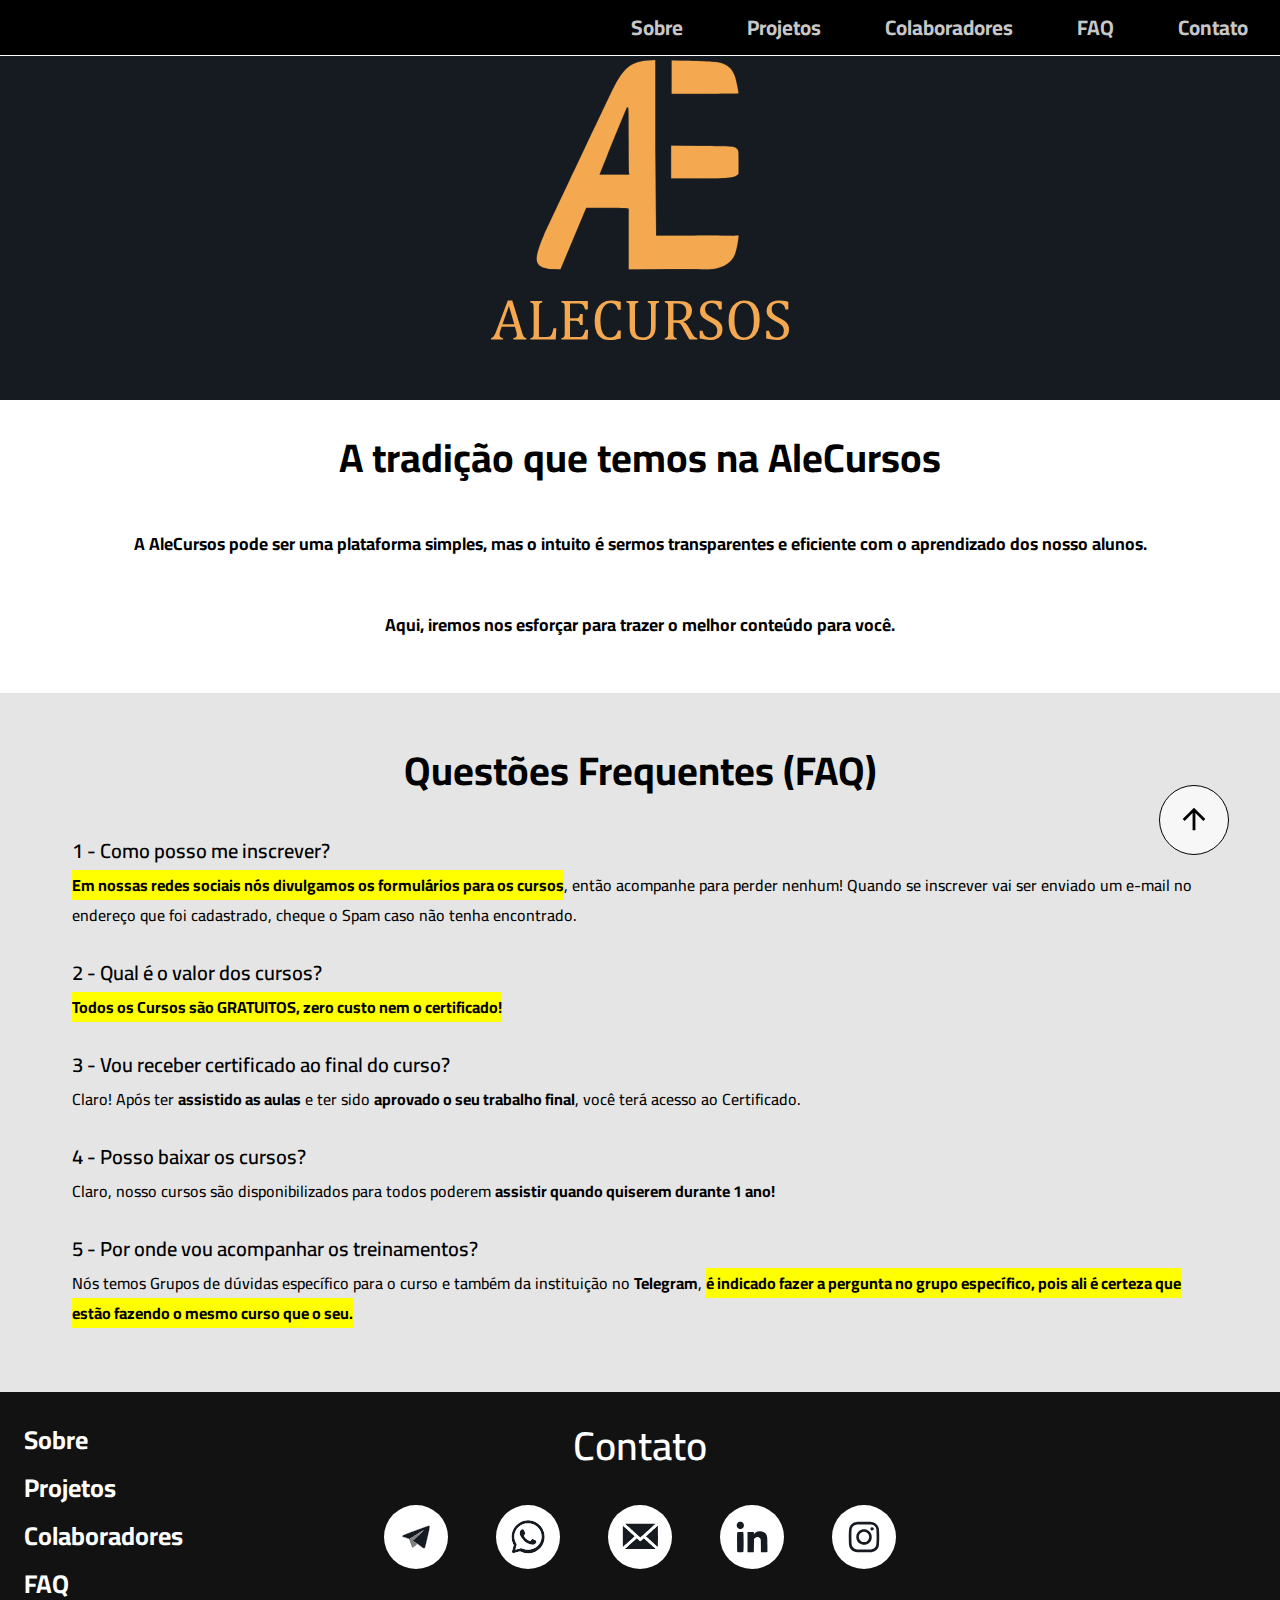
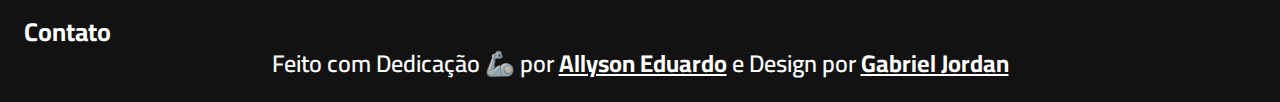
<file: about_faq.html>
<!DOCTYPE html>
<html lang="pt-br">
<head>
    <meta charset="UTF-8">
    <meta name="viewport" content="width=device-width, initial-scale=1.0">
    <title>AleCursos</title>
    <link rel="preconnect" href="https://fonts.gstatic.com">
    <link href="https://fonts.googleapis.com/css2?family=Cairo&family=Poppins&display=swap" rel="stylesheet">
    <link rel="shortcut icon" href="assets/img/icons/alecursos-logo.svg" type="image/x-icon">
    <link rel="stylesheet" href="assets/css/main.css">
    <link rel="stylesheet" href="assets/css/about_faq.css">
    <link rel="stylesheet" href="assets/css/responsive.css"> 
    <link rel="stylesheet" href="assets/css/normalize.css">
</head>
<body>
    <header class="backgroundFull">
        <h1 class="sr-only">AleCursos</h1>
        <nav id="menuList">
            <a href="about_faq.html#about">Sobre</a>
            <a href="index.html#projects">Projetos</a>
            <a href="colaborators.html#colaborators">Colaboradores</a>
            <a href="about_faq.html#faq">FAQ</a>
            <a href="#contact">Contato</a>
        </nav>
    </header>

    <main id="about" class="backgroundFull">
        <h2>A tradição que temos na AleCursos</h2>
        <p>
            A AleCursos pode ser uma plataforma simples, mas o intuito é sermos transparentes e eficiente com o aprendizado dos nosso alunos. 
        </p>
        <p>
            Aqui, iremos nos esforçar para trazer o melhor conteúdo para você.
        </p>
    </main>

    <article id="faq" class="backgroundFull">
        <h2>Questões Frequentes (FAQ)</h2>
        <section class="faq-question">
            <h4>1 - Como posso me inscrever?</h4>
            <p>
                <mark>Em nossas redes sociais nós divulgamos os formulários para os cursos</mark>, então acompanhe para perder nenhum! Quando se inscrever vai ser enviado um e-mail no endereço que foi cadastrado, cheque o Spam caso não tenha encontrado.
            </p>
        </section>
        <section class="faq-question">
            <h4>2 - Qual é o valor dos cursos?</h4>
            <p>
                <mark>Todos os Cursos são GRATUITOS, zero custo nem o certificado!</mark>
            </p>
        </section>
        <section class="faq-question">
            <h4>3 - Vou receber certificado ao final do curso?</h4>
            <p>
                Claro! Após ter <strong>assistido as aulas</strong> e ter sido <strong>aprovado o seu trabalho final</strong>, você terá acesso ao Certificado.
            </p>
        </section>
        <section class="faq-question">
            <h4>4 - Posso baixar os cursos?</h4>
            <p>
                Claro, nosso cursos são disponibilizados para todos poderem <strong>assistir quando quiserem durante 1 ano!</strong>
            </p>
        </section>
        <section class="faq-question">
            <h4>5 - Por onde vou acompanhar os treinamentos?</h4>
            <p>
                Nós temos Grupos de dúvidas específico para o curso e também da instituição no <strong>Telegram</strong>, <mark>é indicado fazer a pergunta no grupo específico, pois ali é certeza que estão fazendo o mesmo curso que o seu. </mark>
            </p>
        </section>
        
    </article>

    <footer id="contact" class="backgroundFull">
        <h2>Contato</h2>

        <nav id="menuList">
            <a href="about_faq.html#about">Sobre</a>
            <a href="index.html#projects">Projetos</a>
            <a href="colaborators.html#colaborators">Colaboradores</a>
            <a href="about_faq.html#faq">FAQ</a>
            <a href="#contact">Contato</a>
        </nav>
        <section class="contacts">
            <a href="#">
                <svg xmlns="http://www.w3.org/2000/svg"   viewBox="0 0 400 400">
                    <path d="M312 98.9C310.8 99.2 309.4 99.7 308.8 100.1 308.3 100.4 306.7 101 305.3 101.4 303.9 101.7 302 102.5 300.9 103 299.9 103.6 298.7 104 298.2 104 297.8 104 296.3 104.5 294.9 105.2 293.5 105.8 291.7 106.5 290.9 106.6 290.1 106.8 288.6 107.3 287.6 107.8 286.6 108.3 284.8 109 283.6 109.3 282.4 109.7 280.3 110.4 279 111 277.7 111.5 276.3 112 276 112 275.7 112 274.3 112.5 272.8 113.2 271.4 113.8 269 114.7 267.6 115.2 262.1 117 259.3 118.1 257.8 118.8 256.9 119.2 255.3 119.8 254.2 120 253.1 120.2 251.7 120.8 251 121.2 250.3 121.6 248.6 122.2 247.2 122.6 245.8 123 244 123.6 243.2 124 242.4 124.4 240.8 125 239.8 125.2 238.7 125.5 237 126.1 236 126.6 235 127.1 233.6 127.6 232.8 127.8 232 128 230.6 128.5 229.5 129 228.5 129.5 226.8 130.2 225.7 130.4 224.7 130.7 223 131.3 222 131.8 221 132.3 219.3 132.9 218.2 133.1 217.1 133.4 215.2 134 214 134.6 212.8 135.1 210.6 135.9 209.2 136.4 202.8 138.5 199.9 139.6 199.5 139.9 199.2 140.2 197.9 140.6 196.6 141 195.3 141.4 193.7 142 193 142.4 192.3 142.8 190.9 143.4 189.8 143.6 188.7 143.9 187.1 144.5 186.3 144.9 184.8 145.6 183.7 146 176.8 148.4 175.4 148.9 173 149.8 171.6 150.4 170.2 151 168.4 151.7 167.6 151.8 166.8 152 165.4 152.5 164.4 153 163.4 153.5 161.8 154.1 160.8 154.4 159.8 154.7 158.4 155.2 157.7 155.6 157 156.1 155.5 156.6 154.5 156.9 153.4 157.1 151.8 157.7 150.7 158.2 149.7 158.7 148 159.4 146.9 159.6 145.9 159.9 144.3 160.5 143.4 161 142.5 161.5 140.9 162.1 139.8 162.4 138.7 162.6 137.2 163.2 136.5 163.6 135.8 164 134.2 164.7 132.9 165 131.6 165.3 129.7 166 128.6 166.6 127.6 167.1 126.3 167.6 125.8 167.6 125.4 167.6 123.9 168.1 122.5 168.8 121.1 169.5 119.7 170 119.5 170 119.2 170 117.7 170.6 116 171.4 114.4 172.1 112.2 173 111.2 173.3 108.8 174.1 105.6 175.4 102.6 176.8 101.3 177.5 99.6 178.1 98.8 178.3 98 178.4 96.4 179 95.1 179.7 93.9 180.3 92.6 180.8 92.3 180.8 92 180.8 90.8 181.3 89.6 181.9 88.4 182.6 86.7 183.3 85.8 183.6 84.9 183.9 83.8 184.4 83.2 184.8 82.7 185.2 81.4 185.9 80.5 186.4 74.8 189.2 75.7 197 81.9 198.2 82.7 198.3 84.5 198.9 85.7 199.5 87 200 89.1 200.6 90.3 200.9 91.6 201.1 93.4 201.7 94.4 202.2 95.4 202.7 97 203.2 98 203.4 99 203.6 101 204.2 102.4 204.8 103.8 205.4 105.7 206 106.6 206.2 107.5 206.3 108.9 206.8 109.7 207.3 110.5 207.7 112.5 208.4 114.1 208.8 115.7 209.2 117.6 209.8 118.3 210.1 119 210.5 120.8 211.1 122.4 211.4 123.9 211.7 125.9 212.4 126.8 212.8 127.7 213.2 129.3 213.8 130.4 214 131.6 214.3 134.2 215.3 136.3 216.2 140.6 218.3 140.9 218.3 142.6 217.1 143.2 216.6 145.2 215.4 146.8 214.4 149.7 212.7 151.2 211.7 154.9 209.3 155.8 208.6 157 208 157.4 207.9 157.8 207.7 158.7 207.1 159.4 206.6 160.1 206 161.1 205.2 161.8 204.9 162.5 204.6 164 203.7 165.2 202.9 167.8 201.2 169.4 200.1 171.2 199 172 198.6 173.5 197.6 174.6 196.9 175.7 196.2 177.4 195.2 178.4 194.7 179.4 194.1 180.5 193.4 180.8 193 181.1 192.6 182 192 182.8 191.6 184.7 190.7 188.4 188.4 189.8 187.3 190.4 186.8 191.1 186.4 191.3 186.4 191.5 186.4 192.3 186 193 185.5 193.6 185 195.6 183.8 197.2 182.8 198.9 181.8 200.8 180.6 201.6 180 202.4 179.4 204.4 178.2 206 177.2 207.7 176.2 209.5 175.1 210 174.6 210.6 174.1 211.6 173.5 212.4 173.2 213.1 172.9 214.2 172.3 214.8 171.8 215.3 171.3 217.2 170.2 218.8 169.2 220.5 168.3 222.2 167.2 222.7 166.8 223.7 166.2 225.5 165.1 228.3 163.4 229.1 163 230.3 162.2 230.9 161.7 231.6 161.2 232.8 160.5 233.6 160.2 234.4 159.8 235.4 159.2 235.8 158.8 236.2 158.4 238.1 157.2 240 156.1 241.9 154.9 243.9 153.7 244.6 153.2 246.3 152 252.6 148.2 255 147 256.1 146.4 257.5 145.5 258.1 144.9 258.8 144.4 259.5 144 259.7 144 259.9 144 260.7 143.6 261.4 143.1 262 142.5 263.2 141.8 264 141.4 264.8 141 265.8 140.4 266.2 140 266.6 139.6 267.7 139.1 268.6 138.8 269.5 138.5 270.4 138.1 270.7 137.9 271.8 137 271.6 138 270.3 139.5 267.1 143.2 255.2 155.2 246.8 163.2 243.6 166.2 240.7 169 240.2 169.4 239 170.6 227.3 181.5 224.8 183.8 223.6 184.9 221 187.3 219 189.2 214.3 193.6 208 199.4 205.2 201.8 203.9 202.9 200.2 206.2 197 209.2 191.4 214.2 189 216.4 183.2 221.8 182 222.9 179 225.6 176.5 227.7 169.1 234.2 169.2 234.6 179.3 241 180 241.4 181.8 242.6 183.2 243.6 184.5 244.6 186.4 245.9 187.2 246.4 188.1 247 190.8 248.8 193.3 250.5 206.3 259.4 209.8 261.6 211.4 262 213.2 262.5 214.9 263.6 227.7 272.7 228.6 273.3 229.9 274.2 230.6 274.6 231.8 275.4 233.2 276.4 235.7 278.4 236.4 279 237.4 279.7 238 280 238.5 280.3 241.1 282.1 243.6 284 246.1 285.9 248.7 287.8 249.4 288.2 250.9 289.1 252.7 290.6 256.4 293.6 265.4 301.1 268.8 302.6 274.3 301.6 275.5 301.4 276.6 301.2 276.7 301.2 278.3 301.2 282.6 294.5 283 291.2 283.2 290 283.7 287.9 284.2 286.6 284.7 285.3 285.3 282.7 285.6 280.8 285.8 279 286.4 276.6 286.9 275.4 287.3 274.3 287.9 271.8 288.2 269.9 288.5 268 289.1 265.6 289.6 264.5 290 263.4 290.5 261.1 290.8 259.4 291.1 257.6 291.7 254.9 292.2 253.4 292.7 251.9 293.4 249.3 293.6 247.6 293.9 246 294.4 243.7 294.8 242.7 295.3 241.6 295.8 239.5 296 237.9 296.2 236.3 296.9 233.7 297.4 232.1 298 230.6 298.6 227.9 298.8 226.2 299.1 224.5 299.6 222.1 300 221 300.5 219.8 301.1 217.4 301.4 215.7 301.7 213.9 302.4 211 302.9 209.3 303.5 207.6 304 205.1 304.2 203.8 304.3 202.5 304.9 200.1 305.4 198.4 305.9 196.8 306.6 194 306.8 192.3 307.1 190.5 307.6 188.1 308 186.9 308.5 185.6 309.1 182.9 309.4 180.7 309.7 178.6 310.3 176 310.8 174.9 311.2 173.8 311.8 171.4 312 169.6 312.3 167.7 312.9 164.9 313.4 163.4 313.9 161.9 314.5 159.1 314.8 157.2 315.1 155.4 315.6 153 316 151.9 316.5 150.8 317.1 148 317.4 145.7 317.7 143.3 318.4 140.3 318.8 139 319.2 137.7 319.8 135 320 133.1 320.2 131.2 320.8 128.5 321.2 127.1 321.7 125.7 322.3 122 322.6 118.8 323 115.7 323.4 112.2 323.6 111.1 324.5 106.4 323.7 101 322 99.4 320.9 98.4 315.4 98.2 312 98.9"  id="plane-wings" class="icon-body"/>
                    
                    <path d="M21.2 0.8C21.2 1.1 21 1.2 20.9 1 20.7 0.9 20.1 1.2 19.7 1.7 19 2.5 18.9 2.7 19.4 2.7 19.7 2.7 20 2.4 20 2.2 20 1.7 21.4 1.1 22.1 1.2 22.3 1.2 22.3 1 22.2 0.8 21.9 0.3 21.2 0.3 21.2 0.8M377.8 0.8C377.7 1 377.8 1.2 378.1 1.1 378.4 1 378.6 1.3 378.5 1.7 378.5 2.3 378.6 2.3 379 2 379.7 1.4 379.8 0.6 379.2 1 379 1.1 378.8 1.1 378.8 0.8 378.8 0.3 378.1 0.3 377.8 0.8M12 6.6C11.7 7 11.7 7.2 12 7.4 12.2 7.5 12.4 7.4 12.4 7.1 12.4 6.7 12.6 6.4 12.9 6.3 13.2 6.1 13.2 6.1 12.9 6 12.7 6 12.3 6.3 12 6.6M10.4 8.4C9.9 8.8 9.5 9.3 9.7 9.4 9.9 9.6 10 9.5 10 9.3 10 9 10.3 8.8 10.6 8.8 10.9 8.8 11.3 8.6 11.4 8.4 11.9 7.6 11.4 7.6 10.4 8.4M8.2 10.6C7.7 11.4 7.7 11.5 8.2 11.4 8.5 11.2 8.8 10.8 8.9 10.4 9.2 9.3 9 9.4 8.2 10.6M393.6 12.8C394 13.6 394.8 14.6 395.3 15 396.2 15.8 396.2 15.8 395.3 14.6 393 11.6 392.7 11.3 393.6 12.8M1 20.8C1.1 21 1.1 21.2 0.8 21.2 0.6 21.2 0.4 21.4 0.4 21.6 0.4 22 0.6 21.9 1 21.6 1.7 21 1.8 20.4 1.2 20.4 0.9 20.4 0.9 20.6 1 20.8M314.4 96.5C313.9 96.7 312.2 97.1 310.8 97.4 309.4 97.8 307.2 98.4 306 99 304.8 99.5 302.7 100.3 301.4 100.7 297.3 102.1 292.7 103.8 291.4 104.5 290.7 104.8 289.2 105.3 288 105.6 286.8 105.9 285.2 106.4 284.5 106.8 283.8 107.2 282.1 107.9 280.7 108.2 279.4 108.6 277.4 109.3 276.4 109.8 275.4 110.3 274 110.8 273.2 111 272.4 111.2 270.9 111.7 269.8 112.2 268.7 112.7 266.7 113.5 265.4 113.9 264.1 114.4 261.2 115.4 259 116.2 256.8 117 253.3 118.3 251.2 119.1 249.1 119.8 246.6 120.7 245.6 121.1 244.6 121.4 242.9 122 241.8 122.5 240.7 122.9 238.7 123.6 237.4 124 236 124.4 234.4 125 233.7 125.4 232.9 125.7 231.2 126.4 229.7 126.9 228.3 127.3 226.7 127.9 226.2 128.2 225.8 128.5 224.3 129 223 129.4 221.7 129.8 220 130.4 219.2 130.8 218.4 131.2 216.9 131.7 215.8 131.9 214.7 132.2 212.8 132.8 211.6 133.4 210.4 133.9 208.2 134.7 206.8 135.2 200.6 137.3 197.7 138.3 196.4 139 195.7 139.4 194.2 139.9 193 140.3 191.9 140.6 190.8 141.1 190.5 141.3 190.3 141.5 188.6 142.1 186.7 142.8 183.4 143.9 178.6 145.7 172.4 148 168 149.7 162.6 151.6 158.6 153.1 156.8 153.8 155.1 154.4 154.8 154.6 154.5 154.8 152.9 155.4 151.1 156.1 143.1 159 141.7 159.5 140.6 160.1 139.9 160.4 138.5 160.9 137.4 161.2 136.4 161.4 134.9 161.9 134.2 162.3 133 163 129.5 164.3 124.4 166 123 166.5 120.8 167.3 119.6 167.8 115.7 169.5 112.3 170.9 110.4 171.5 109.4 171.8 107.5 172.6 106.1 173.2 104.7 173.9 103.4 174.4 103.2 174.4 102.9 174.4 101.8 174.8 100.8 175.4 99.7 175.9 97.6 176.7 96 177.2 94.5 177.7 93.1 178.2 93 178.4 92.9 178.6 91.8 179 90.7 179.4 89.5 179.8 87.9 180.5 87 181 86.1 181.5 85 182 84.4 182.2 82.3 182.8 77.2 186.1 76 187.7 71.3 193.5 76.1 199.5 87.2 202 88.3 202.2 89.9 202.7 90.8 203.1 91.8 203.5 93.8 204.2 95.4 204.6 96.9 204.9 98.6 205.5 99.2 205.8 99.8 206.1 101.5 206.7 103.1 207.2 106.2 208.1 111.1 209.7 114.8 211 116.2 211.6 118.7 212.4 120.2 212.8 123.6 213.7 127.2 214.9 131.4 216.5 137 218.6 137.1 218.6 137.6 220.3 137.8 221.1 138.5 222.8 139 224 139.5 225.2 140.3 227.4 140.8 228.8 141.3 230.2 142.2 232.8 142.8 234.6 145 240.7 146.8 245.6 148.2 249.5 149 251.6 150 254.5 150.5 255.8 150.9 257.1 151.7 259.2 152.2 260.4 152.7 261.6 153.3 263.4 153.6 264.4 153.9 265.4 154.5 267.1 155 268.2 155.5 269.3 156.1 271.1 156.4 272.2 156.6 273.2 157.2 274.8 157.6 275.6 158 276.3 158.6 278.1 159 279.4 159.4 280.7 160 282.4 160.4 283.2 160.8 284 161.3 285.5 161.6 286.5 163.3 293.6 168.7 298.7 172.8 297 175 296.2 181.2 291.2 185.4 287 195.1 277.3 207.4 266.2 209.9 264.8 211.2 264.2 213.4 264.9 216 266.8 217.2 267.7 218.7 268.7 219.4 269.2 220.1 269.6 221.9 270.9 223.4 272 224.9 273.1 226.7 274.3 227.4 274.8 228.1 275.2 230 276.7 231.8 277.9 233.6 279.2 235.7 280.7 236.6 281.3 237.5 281.9 238.7 282.8 239.4 283.3 240.1 283.8 244.1 286.8 248.3 290 252.6 293.2 256.7 296.3 257.6 297 263.2 301.4 264.4 302.2 267 303.1 277 306.6 283.3 301.1 286.3 286.2 286.6 284.4 287.3 281.7 287.8 280 288.3 278.4 289 275.7 289.2 274.2 289.5 272.7 290.1 270.1 290.6 268.4 291.1 266.8 291.7 264.2 292 262.8 292.2 261.3 292.8 259.1 293.2 257.8 293.6 256.5 294.3 253.9 294.6 251.9 295 249.9 295.5 247.6 295.8 246.9 296.1 246.1 296.7 244 297 242.1 297.4 240.2 298.1 237.3 298.6 235.6 299.1 234 299.7 231.3 300 229.8 300.2 228.3 300.7 226 301.2 224.8 301.6 223.5 302.2 221.3 302.4 219.8 302.6 218.2 303.3 215.7 303.8 214 304.3 212.4 305 209.6 305.2 207.9 305.5 206.1 306 203.7 306.4 202.5 306.9 201.2 307.5 198.6 307.8 196.6 308.1 194.6 308.7 192 309.2 190.8 309.6 189.6 310.1 187.2 310.4 185.4 310.6 183.6 311.3 180.9 311.8 179.2 312.3 177.6 313 174.8 313.2 173.1 313.5 171.3 314 168.9 314.4 167.7 314.9 166.5 315.5 163.8 315.8 161.8 316.1 159.8 316.7 157.2 317.2 155.9 317.6 154.6 318.2 152.1 318.4 150.4 318.6 148.6 319.2 146 319.6 144.7 320 143.3 320.7 140.3 321 138 321.3 135.7 322 132.6 322.4 131.2 322.9 129.8 323.4 126.8 323.6 124.6 323.9 122.4 324.5 119 324.9 117 326.3 111.1 326.2 102 324.7 99.7 322.7 96.7 317.7 95.1 314.4 96.5M322 99.4C323.7 101 324.5 106.4 323.6 111.1 323.4 112.2 323 115.7 322.6 118.8 322.3 122 321.7 125.7 321.2 127.1 320.8 128.5 320.2 131.2 320 133.1 319.8 135 319.2 137.7 318.8 139 318.4 140.3 317.7 143.3 317.4 145.7 317.1 148 316.5 150.8 316 151.9 315.6 153 315.1 155.4 314.8 157.2 314.5 159.1 313.9 161.9 313.4 163.4 312.9 164.9 312.3 167.7 312 169.6 311.8 171.4 311.2 173.8 310.8 174.9 310.3 176 309.7 178.6 309.4 180.7 309.1 182.9 308.5 185.6 308 186.9 307.6 188.1 307.1 190.5 306.8 192.3 306.6 194 305.9 196.8 305.4 198.4 304.9 200.1 304.3 202.5 304.2 203.8 304 205.1 303.5 207.6 302.9 209.3 302.4 211 301.7 213.9 301.4 215.7 301.1 217.4 300.5 219.8 300 221 299.6 222.1 299.1 224.5 298.8 226.2 298.6 227.9 298 230.6 297.4 232.1 296.9 233.7 296.2 236.3 296 237.9 295.8 239.5 295.3 241.6 294.8 242.7 294.4 243.7 293.9 246 293.6 247.6 293.4 249.3 292.7 251.9 292.2 253.4 291.7 254.9 291.1 257.6 290.8 259.4 290.5 261.1 290 263.4 289.6 264.5 289.1 265.6 288.5 268 288.2 269.9 287.9 271.8 287.3 274.3 286.9 275.4 286.4 276.6 285.8 279 285.6 280.8 285.3 282.7 284.7 285.3 284.2 286.6 283.7 287.9 283.2 290 283 291.2 282.6 294.5 278.3 301.2 276.7 301.2 276.6 301.2 275.5 301.4 274.3 301.6 268.8 302.6 265.4 301.1 256.4 293.6 252.7 290.6 250.9 289.1 249.4 288.2 248.7 287.8 246.1 285.9 243.6 284 241.1 282.1 238.5 280.3 238 280 237.4 279.7 236.4 279 235.7 278.4 233.2 276.4 231.8 275.4 230.6 274.6 229.9 274.2 228.6 273.3 227.7 272.7 214.9 263.6 213.2 262.5 211.4 262 209.8 261.6 206.3 259.4 193.3 250.5 190.8 248.8 188.1 247 187.2 246.4 186.4 245.9 184.5 244.6 183.2 243.6 181.8 242.6 180 241.4 179.3 241 169.2 234.6 169.1 234.2 176.5 227.7 179 225.6 182 222.9 183.2 221.8 189 216.4 191.4 214.2 197 209.2 200.2 206.2 203.9 202.9 205.2 201.8 208 199.4 214.3 193.6 219 189.2 221 187.3 223.6 184.9 224.8 183.8 227.3 181.5 239 170.6 240.2 169.4 240.7 169 243.6 166.2 246.8 163.2 255.2 155.2 267.1 143.2 270.3 139.5 271.6 138 271.8 137 270.7 137.9 270.4 138.1 269.5 138.5 268.6 138.8 267.7 139.1 266.6 139.6 266.2 140 265.8 140.4 264.8 141 264 141.4 263.2 141.8 262 142.5 261.4 143.1 260.7 143.6 259.9 144 259.7 144 259.5 144 258.8 144.4 258.1 144.9 257.5 145.5 256.1 146.4 255 147 252.6 148.2 246.3 152 244.6 153.2 243.9 153.7 241.9 154.9 240 156.1 238.1 157.2 236.2 158.4 235.8 158.8 235.4 159.2 234.4 159.8 233.6 160.2 232.8 160.5 231.6 161.2 230.9 161.7 230.3 162.2 229.1 163 228.3 163.4 225.5 165.1 223.7 166.2 222.7 166.8 222.2 167.2 220.5 168.3 218.8 169.2 217.2 170.2 215.3 171.3 214.8 171.8 214.2 172.3 213.1 172.9 212.4 173.2 211.6 173.5 210.6 174.1 210 174.6 209.5 175.1 207.7 176.2 206 177.2 204.4 178.2 202.4 179.4 201.6 180 200.8 180.6 198.9 181.8 197.2 182.8 195.6 183.8 193.6 185 193 185.5 192.3 186 191.5 186.4 191.3 186.4 191.1 186.4 190.4 186.8 189.8 187.3 188.4 188.4 184.7 190.7 182.8 191.6 182 192 181.1 192.6 180.8 193 180.5 193.4 179.4 194.1 178.4 194.7 177.4 195.2 175.7 196.2 174.6 196.9 173.5 197.6 172 198.6 171.2 199 169.4 200.1 167.8 201.2 165.2 202.9 164 203.7 162.5 204.6 161.8 204.9 161.1 205.2 160.1 206 159.4 206.6 158.7 207.1 157.8 207.7 157.4 207.9 157 208 155.8 208.6 154.9 209.3 151.2 211.7 149.7 212.7 146.8 214.4 145.2 215.4 143.2 216.6 142.6 217.1 140.9 218.3 140.6 218.3 136.3 216.2 134.2 215.3 131.6 214.3 130.4 214 129.3 213.8 127.7 213.2 126.8 212.8 125.9 212.4 123.9 211.7 122.4 211.4 120.8 211.1 119 210.5 118.3 210.1 117.6 209.8 115.7 209.2 114.1 208.8 112.5 208.4 110.5 207.7 109.7 207.3 108.9 206.8 107.5 206.3 106.6 206.2 105.7 206 103.8 205.4 102.4 204.8 101 204.2 99 203.6 98 203.4 97 203.2 95.4 202.7 94.4 202.2 93.4 201.7 91.6 201.1 90.3 200.9 89.1 200.6 87 200 85.7 199.5 84.5 198.9 82.7 198.3 81.9 198.2 75.7 197 74.8 189.2 80.5 186.4 81.4 185.9 82.7 185.2 83.2 184.8 83.8 184.4 84.9 183.9 85.8 183.6 86.7 183.3 88.4 182.6 89.6 181.9 90.8 181.3 92 180.8 92.3 180.8 92.6 180.8 93.9 180.3 95.1 179.7 96.4 179 98 178.4 98.8 178.3 99.6 178.1 101.3 177.5 102.6 176.8 105.6 175.4 108.8 174.1 111.2 173.3 112.2 173 114.4 172.1 116 171.4 117.7 170.6 119.2 170 119.5 170 119.7 170 121.1 169.5 122.5 168.8 123.9 168.1 125.4 167.6 125.8 167.6 126.3 167.6 127.6 167.1 128.6 166.6 129.7 166 131.6 165.3 132.9 165 134.2 164.7 135.8 164 136.5 163.6 137.2 163.2 138.7 162.6 139.8 162.4 140.9 162.1 142.5 161.5 143.4 161 144.3 160.5 145.9 159.9 146.9 159.6 148 159.4 149.7 158.7 150.7 158.2 151.8 157.7 153.4 157.1 154.5 156.9 155.5 156.6 157 156.1 157.7 155.6 158.4 155.2 159.8 154.7 160.8 154.4 161.8 154.1 163.4 153.5 164.4 153 165.4 152.5 166.8 152 167.6 151.8 168.4 151.7 170.2 151 171.6 150.4 173 149.8 175.4 148.9 176.8 148.4 183.7 146 184.8 145.6 186.3 144.9 187.1 144.5 188.7 143.9 189.8 143.6 190.9 143.4 192.3 142.8 193 142.4 193.7 142 195.3 141.4 196.6 141 197.9 140.6 199.2 140.2 199.5 139.9 199.9 139.6 202.8 138.5 209.2 136.4 210.6 135.9 212.8 135.1 214 134.6 215.2 134 217.1 133.4 218.2 133.1 219.3 132.9 221 132.3 222 131.8 223 131.3 224.7 130.7 225.7 130.4 226.8 130.2 228.5 129.5 229.5 129 230.6 128.5 232 128 232.8 127.8 233.6 127.6 235 127.1 236 126.6 237 126.1 238.7 125.5 239.8 125.2 240.8 125 242.4 124.4 243.2 124 244 123.6 245.8 123 247.2 122.6 248.6 122.2 250.3 121.6 251 121.2 251.7 120.8 253.1 120.2 254.2 120 255.3 119.8 256.9 119.2 257.8 118.8 259.3 118.1 262.1 117 267.6 115.2 269 114.7 271.4 113.8 272.8 113.2 274.3 112.5 275.7 112 276 112 276.3 112 277.7 111.5 279 111 280.3 110.4 282.4 109.7 283.6 109.3 284.8 109 286.6 108.3 287.6 107.8 288.6 107.3 290.1 106.8 290.9 106.6 291.7 106.5 293.5 105.8 294.9 105.2 296.3 104.5 297.8 104 298.2 104 298.7 104 299.9 103.6 300.9 103 302 102.5 303.9 101.7 305.3 101.4 306.7 101 308.3 100.4 308.8 100.1 311.5 98.3 320.3 97.9 322 99.4M399.5 371.9C399.1 372.3 399.2 373.9 399.6 374.2 399.8 374.3 400 373.9 400 373 400 371.6 399.9 371.4 399.5 371.9M0 373.2C0 374.5 0.1 374.5 0.4 373.6 0.7 373 0.7 372.5 0.4 372.3 0.1 372 0 372.3 0 373.2M0.7 377.7C0.4 378.6 0.7 379.6 1.4 379.6 1.7 379.6 2.2 379.7 2.5 379.8 2.9 380 3.3 379.7 3.6 379.2 4.3 377.9 3.2 376.8 2 377.5 1.4 377.9 1.2 377.9 1.1 377.5 1 377.2 0.8 377.3 0.7 377.7M398.9 379.4C398.6 380 398.2 380.3 398 380.2 397.8 380.1 397.6 380.1 397.6 380.4 397.6 380.6 397.8 380.8 398 380.8 398.5 380.8 399.8 378.9 399.5 378.6 399.4 378.5 399.1 378.9 398.9 379.4M4.6 383.6C4.7 383.8 4.6 384.1 4.4 384.2 3.9 384.5 5 386 5.8 386 6 386 5.9 385.8 5.5 385.6 4.8 385.1 4.8 385.1 5.5 384.5 5.9 384.2 5.9 384.1 5.6 384.2 5.2 384.5 5.1 384.4 5.3 383.9 5.5 383.4 5.4 383.2 5 383.2 4.6 383.2 4.5 383.4 4.6 383.6M394.8 383.6C394.4 383.9 394.4 384.1 394.7 384.5 395.2 385 395.1 385.2 394.5 385.6 394.1 385.8 394 386 394.2 386 394.5 386 395 385.6 395.4 385.1 395.9 384.6 396 384.4 395.6 384.6 395.3 384.7 395.3 384.6 395.7 384.3 396.5 383.6 395.7 383 394.8 383.6M7.2 386.5C7.2 386.7 7.4 386.8 7.6 386.8 7.9 386.8 7.9 387 7.8 387.2 7.5 387.7 8 387.7 8.8 387.2 9.3 386.9 9.3 386.8 8.7 386.8 8.3 386.8 8 386.7 8.2 386.5 8.3 386.3 8.1 386.1 7.8 386.1 7.5 386.1 7.2 386.3 7.2 386.5M8.7 389.4C8.5 389.7 8.6 390 8.8 390 9.1 390 9.1 390.2 9 390.4 8.7 390.9 9.8 391.6 10.6 391.4 11 391.2 11.2 391.3 11.1 391.6 11.1 391.9 11.2 392.2 11.5 392.3 11.8 392.4 12 392.3 12 392.1 12 391.5 11.2 391 10.2 391 9.7 391 9.4 390.7 9.3 390 9.1 388.8 9 388.6 8.7 389.4M390.6 390.4C390.1 390.6 389.6 391 389.5 391.4 389.2 392.2 390.3 391.6 391.2 390.6 391.8 389.9 391.7 389.9 390.6 390.4M387.5 393C386.6 393.3 386.5 393.5 386.9 393.7 387.3 393.8 387.8 393.6 388.2 393.2 389 392.3 389 392.3 387.5 393M14.3 394.9C15 395.6 15.5 395.9 16 395.7 16.7 395.4 17.1 394.5 16.4 394.7 16.2 394.8 16 394.7 16 394.5 16 394.3 15.7 394.1 15.4 394.1 15.1 394.1 15 394.4 15.1 394.8 15.3 395.3 15.1 395.2 14.4 394.6L13.4 393.8 14.3 394.9M383.8 394.9C383.2 396.9 383.2 397 384 396 384.5 395.5 384.7 395.3 384.6 395.6 384.4 396 384.6 395.9 385.1 395.4 386.1 394.6 386.4 394 385.5 394.7 385.1 395.1 384.8 395.1 384.5 394.7 384.1 394.4 384 394.4 383.8 394.9M20.6 397.2C20.2 397.9 20.9 399.7 21.4 399.4 21.8 399.3 22 399.4 22 399.6 22 399.8 22.4 400 22.9 400 23.7 400 23.7 399.9 22.6 399.4 21.2 398.6 20.2 397.8 21.3 398.1 21.9 398.3 22.6 397.5 22.1 397 21.7 396.7 20.9 396.8 20.6 397.2M26 399.6C26 399.8 26.6 400 27.2 400 27.9 400 28.3 399.8 28.2 399.6 28.1 399.4 27.5 399.2 27 399.2 26.4 399.2 26 399.4 26 399.6" class="icon-body" id="plane-body" fill="#aac9e0">
                        
                    <path d="M22 0.6C22.3 1 22.4 1.2 22.2 1.2 21.4 1 20 1.7 20 2.2 20 2.4 19.7 2.7 19.4 2.7 18.9 2.7 18.9 2.5 19.4 1.6L20 0.6 19.1 1.6C18.6 2.2 17.7 2.8 17.1 3 16.5 3.1 15.5 3.7 14.9 4.3 14.3 4.9 14.1 5.1 14.6 4.8 15.6 4 17 3.2 17.5 3.2 17.7 3.2 17.1 3.6 16.3 4 15.5 4.5 14.8 5 14.8 5.2 14.8 5.3 14.3 5.7 13.6 6 12.9 6.3 12.4 6.8 12.4 7.1 12.4 7.4 12.2 7.5 11.9 7.4 11.6 7.2 11.8 6.8 12.4 6.3 12.9 5.9 13.1 5.6 12.9 5.6 12.1 5.6 11.3 6.8 11.5 7.6 11.6 8.2 11.5 8.5 10.9 8.7 10.4 8.8 10 9.1 10 9.3 10 9.5 9.9 9.6 9.7 9.4 9.5 9.3 9.9 8.8 10.4 8.3L11.4 7.5 10 8.3C9.3 8.7 8.6 9.3 8.5 9.6 8.4 10.1 8.4 10.1 8.8 9.6 9.2 9.1 9.2 9.2 9 10 8.8 10.6 8.5 11.1 8.3 11.2 7.3 11.5 5.9 13.3 6.2 13.9 6.4 14.4 6.3 14.4 5.9 14.1 4.8 13.2 2.3 17.3 2.6 19.3 2.7 20.1 2.2 20.3 1.8 19.6 1.7 19.4 1.8 19.2 2 19.2 2.3 19.2 2.4 19.1 2.3 18.9 1.9 18.6 0.4 20 0.4 20.7 0.4 21 0.6 21.2 0.8 21.2 1 21.2 1.1 20.9 0.9 20.5 0.7 19.9 0.8 19.9 1.2 20.3 1.8 20.8 1 22.2 0.4 21.8 -0.2 21.4-0.1 371.7 0.4 372.3 0.7 372.5 0.7 373 0.4 373.8 -0.3 375.6-0.1 379.3 0.6 378 0.9 377.5 1.2 377.2 1.2 377.5 1.2 377.9 1.4 377.9 2 377.5 3.1 376.8 4.3 377.9 3.7 379.1 3.2 379.9 1.2 380.1 0.7 379.4 0.5 379.1 0.4 379.2 0.4 379.4 0.4 380.2 1.9 381.3 2.2 380.8 2.3 380.6 2.7 380.4 2.9 380.4 3.2 380.4 3.2 380.5 2.9 380.9 2.3 381.4 2.2 382.2 2.8 381.8 3 381.7 3.3 381.8 3.4 382.1 3.6 382.3 3.6 382.4 3.3 382.2 2.8 381.9 2.7 382.4 3 383.4 3.2 383.7 3.5 383.9 3.7 383.7 3.9 383.6 4 383.8 3.8 384.3 3.7 384.8 3.9 385.3 4.6 385.9 5.1 386.4 5.6 387 5.6 387.3 5.6 388 7.1 389.4 7.5 389.1 7.6 388.9 8 389.4 8.4 390.1 8.7 390.8 9.4 391.6 9.9 391.8 10.4 392.1 11.2 392.7 11.6 393.3 12.5 394.5 13.3 394.8 12.9 393.8 12.7 393.2 12.8 393.2 13.5 393.8 14.5 394.6 14.7 395 14 394.6 13.7 394.4 13.8 394.8 14.2 395.3 14.6 395.9 15.7 396.7 16.7 397.1 17.8 397.5 19 398.2 19.5 398.8 20.2 399.7 20.4 399.7 20.6 399.1 20.9 398.5 21 398.5 22.3 399.2 23.9 400 26 400.3 26 399.6 26 399.1 27.9 399.1 28.2 399.6 28.4 399.9 86 400 203.9 400L379.3 400 380.5 398.8C381.1 398.1 381.8 397.6 382.1 397.6 382.3 397.6 382.3 397.4 382.2 397.2 382.1 397 382.3 397 382.7 397 383.5 397.2 386 395.8 386 395.2 386 394.9 385.8 394.9 385.3 395.3 385 395.6 384.6 395.8 384.4 395.8 384.3 395.8 384.2 395.9 384.3 396.1 384.3 396.2 384.1 396.4 383.8 396.5 383.4 396.7 383.3 396.6 383.4 396.2 384 394.3 384 394.3 384.6 394.8 384.9 395.1 385.2 395.1 385.4 394.8 385.5 394.6 385.9 394.5 386.3 394.7 386.7 394.9 386.8 394.8 386.6 394.4 386.4 394 386.5 394 387.1 394.2 387.7 394.4 388.1 394.2 388.6 393.4 389 392.8 389.8 392.1 390.5 391.8 391.1 391.4 391.6 391 391.4 390.9 391.3 390.8 390.9 390.9 390.6 391.2 390.3 391.5 389.9 391.6 389.7 391.5 389.3 391.1 390.2 390.4 391.1 390.3 391.9 390.2 392.4 389.7 392.6 388.5 392.8 387.9 394.3 386.4 394.6 386.7 394.7 386.8 394.8 386.7 394.8 386.5 394.8 386.2 394.6 386 394.3 386 394 386 394.1 385.8 394.5 385.6 395.1 385.2 395.2 385 394.7 384.5 394.2 383.8 394.9 383.1 395.9 383.5 396.5 383.7 396.6 384.4 395.9 384.3 395.7 384.2 395.4 384.4 395.4 384.6 395.4 384.8 395.2 385.2 395.1 385.5 394.9 385.8 394.9 386 395.2 386 395.8 386 397.2 383.5 397 382.7 397 382.3 397 382.1 397.2 382.2 397.4 382.3 397.6 382.2 397.6 381.9 397.6 381.6 398 381.1 398.6 380.8 399.6 380.3 400.3 378.5 399.7 377.9 399.4 377.7 399.5 377.1 399.7 376.4 400.1 375.5 400.1 375 399.7 374.4 399.1 373.4 399.1 372.1 399.6 371.8 400.1 371.5 400.2 24.5 399.6 23 399.4 22.4 399.4 21.9 399.6 21.8 400.3 21.4 400.1 20.8 398.8 19.6 398.2 18.9 397.5 17.8 397.2 17.1 396.6 15.4 395.7 14 395.1 14 394.9 14 395 14.4 395.4 14.9L396.2 15.8 395.3 15C394.4 14.3 392.6 11.6 393 11.6 393.1 11.6 393.6 12.2 394 12.9 394.9 14.4 395.1 14.1 394.2 12.4 393.9 11.7 393.1 11.1 392.6 11 392.1 10.8 391.4 10.2 391 9.7L390.4 8.6 391.2 9.5C391.6 10.1 392 10.3 392 10.1 392 9.2 390.4 8.2 389.9 8.8 389.6 9.3 389.6 9.3 389.7 8.8 390.1 7.5 387.3 4.8 386.7 5.9 386.6 6.1 386.6 6 386.6 5.7 386.9 4.6 383.1 2.4 381.9 3 381.6 3.2 381.5 3.2 381.7 3 382.2 2.4 379.7 0.2 379.1 0.7 378.7 1.2 378.7 1.2 379.4 1 380.2 0.7 380.2 0.7 379.4 1.5 378.5 2.6 378.5 2.6 378.5 1.7 378.6 1.3 378.4 1 378 1.1 377.6 1.2 377.6 1 378.2 0.6 378.9 0.1 359.9 0 200.2 0 38.9 0 21.6 0.1 22 0.6M385.1 4.4C385.6 4.9 386 5.4 386 5.7 386 6 385.7 5.8 385.4 5.3 385 4.8 384.5 4.2 384.1 4 383.7 3.8 383.6 3.6 383.8 3.6 384.1 3.6 384.6 4 385.1 4.4M7.4 10.9C6.6 11.2 5.4 12.8 5.7 12.9 5.7 13 6.4 12.4 7.1 11.7 7.9 11 8.4 10.4 8.3 10.4 8.3 10.4 7.8 10.6 7.4 10.9M321.5 97C326 99.1 327.3 107.1 324.9 117 324.5 119 323.9 122.4 323.6 124.6 323.4 126.8 322.9 129.8 322.4 131.2 322 132.6 321.3 135.7 321 138 320.7 140.3 320 143.3 319.6 144.7 319.2 146 318.6 148.6 318.4 150.4 318.2 152.1 317.6 154.6 317.2 155.9 316.7 157.2 316.1 159.8 315.8 161.8 315.5 163.8 314.9 166.5 314.4 167.7 314 168.9 313.5 171.3 313.2 173.1 313 174.8 312.3 177.6 311.8 179.2 311.3 180.9 310.6 183.6 310.4 185.4 310.1 187.2 309.6 189.6 309.2 190.8 308.7 192 308.1 194.6 307.8 196.6 307.5 198.6 306.9 201.2 306.4 202.5 306 203.7 305.5 206.1 305.2 207.9 305 209.6 304.3 212.4 303.8 214 303.3 215.7 302.6 218.2 302.4 219.8 302.2 221.3 301.6 223.5 301.2 224.8 300.7 226 300.2 228.3 300 229.8 299.7 231.3 299.1 234 298.6 235.6 298.1 237.3 297.4 240.2 297 242.1 296.7 244 296.1 246.1 295.8 246.9 295.5 247.6 295 249.9 294.6 251.9 294.3 253.9 293.6 256.5 293.2 257.8 292.8 259.1 292.2 261.3 292 262.8 291.7 264.2 291.1 266.8 290.6 268.4 290.1 270.1 289.5 272.7 289.2 274.2 289 275.7 288.3 278.4 287.8 280 287.3 281.7 286.6 284.4 286.3 286.2 283.3 301.1 277 306.6 267 303.1 264.4 302.2 263.2 301.4 257.6 297 256.7 296.3 252.6 293.2 248.3 290 244.1 286.8 240.1 283.8 239.4 283.3 238.7 282.8 237.5 281.9 236.6 281.3 235.7 280.7 233.6 279.2 231.8 277.9 230 276.7 228.1 275.2 227.4 274.8 226.7 274.3 224.9 273.1 223.4 272 221.9 270.9 220.1 269.6 219.4 269.2 218.7 268.7 217.2 267.7 216 266.8 213.4 264.9 211.2 264.2 209.9 264.8 207.4 266.2 195.1 277.3 185.4 287 181.2 291.2 175 296.2 172.8 297 168.7 298.7 163.3 293.6 161.6 286.5 161.3 285.5 160.8 284 160.4 283.2 160 282.4 159.4 280.7 159 279.4 158.6 278.1 158 276.3 157.6 275.6 157.2 274.8 156.6 273.2 156.4 272.2 156.1 271.1 155.5 269.3 155 268.2 154.5 267.1 153.9 265.4 153.6 264.4 153.3 263.4 152.7 261.6 152.2 260.4 151.7 259.2 150.9 257.1 150.5 255.8 150 254.5 149 251.6 148.2 249.5 146.8 245.6 145 240.7 142.8 234.6 142.2 232.8 141.3 230.2 140.8 228.8 140.3 227.4 139.5 225.2 139 224 138.5 222.8 137.8 221.1 137.6 220.3 137.1 218.6 137 218.6 131.4 216.5 127.2 214.9 123.6 213.7 120.2 212.8 118.7 212.4 116.2 211.6 114.8 211 111.1 209.7 106.2 208.1 103.1 207.2 101.5 206.7 99.8 206.1 99.2 205.8 98.6 205.5 96.9 204.9 95.4 204.6 93.8 204.2 91.8 203.5 90.8 203.1 89.9 202.7 88.3 202.2 87.2 202 76.1 199.5 71.3 193.5 76 187.7 77.2 186.1 82.3 182.8 84.4 182.2 85 182 86.1 181.5 87 181 87.9 180.5 89.5 179.8 90.7 179.4 91.8 179 92.9 178.6 93 178.4 93.1 178.2 94.5 177.7 96 177.2 97.6 176.7 99.7 175.9 100.8 175.4 101.8 174.8 102.9 174.4 103.2 174.4 103.4 174.4 104.7 173.9 106.1 173.2 107.5 172.6 109.4 171.8 110.4 171.5 112.3 170.9 115.7 169.5 119.6 167.8 120.8 167.3 123 166.5 124.4 166 129.5 164.3 133 163 134.2 162.3 134.9 161.9 136.4 161.4 137.4 161.2 138.5 160.9 139.9 160.4 140.6 160.1 141.7 159.5 143.1 159 151.1 156.1 152.9 155.4 154.5 154.8 154.8 154.6 155.1 154.4 156.8 153.8 158.6 153.1 162.6 151.6 168 149.7 172.4 148 178.6 145.7 183.4 143.9 186.7 142.8 188.6 142.1 190.3 141.5 190.5 141.3 190.8 141.1 191.9 140.6 193 140.3 194.2 139.9 195.7 139.4 196.4 139 197.7 138.3 200.6 137.3 206.8 135.2 208.2 134.7 210.4 133.9 211.6 133.4 212.8 132.8 214.7 132.2 215.8 131.9 216.9 131.7 218.4 131.2 219.2 130.8 220 130.4 221.7 129.8 223 129.4 224.3 129 225.8 128.5 226.2 128.2 226.7 127.9 228.3 127.3 229.7 126.9 231.2 126.4 232.9 125.7 233.7 125.4 234.4 125 236 124.4 237.4 124 238.7 123.6 240.7 122.9 241.8 122.5 242.9 122 244.6 121.4 245.6 121.1 246.6 120.7 249.1 119.8 251.2 119.1 253.3 118.3 256.8 117 259 116.2 261.2 115.4 264.1 114.4 265.4 113.9 266.7 113.5 268.7 112.7 269.8 112.2 270.9 111.7 272.4 111.2 273.2 111 274 110.8 275.4 110.3 276.4 109.8 277.4 109.3 279.4 108.6 280.7 108.2 282.1 107.9 283.8 107.2 284.5 106.8 285.2 106.4 286.8 105.9 288 105.6 289.2 105.3 290.7 104.8 291.4 104.5 292.7 103.8 297.3 102.1 301.4 100.7 302.7 100.3 304.8 99.5 306 99 307.2 98.4 309.4 97.8 310.8 97.4 312.2 97.1 313.9 96.7 314.4 96.5 316.2 95.7 319.3 95.9 321.5 97M399 379.8C398.4 380.8 397.6 381.1 397.6 380.4 397.6 380.1 397.8 380.1 398 380.2 398.2 380.3 398.6 380 398.9 379.4 399.1 378.9 399.4 378.5 399.5 378.6 399.6 378.7 399.4 379.2 399 379.8M5.3 383.9C5.1 384.4 5.2 384.5 5.6 384.2 5.9 384.1 5.9 384.2 5.5 384.5 4.8 385.1 4.8 385.1 5.5 385.6 5.9 385.8 6 386 5.7 386 4.9 386 3.9 384.8 4.4 384.2 4.6 383.9 4.7 383.6 4.5 383.5 4.4 383.3 4.6 383.2 4.9 383.2 5.4 383.2 5.5 383.4 5.3 383.9M8.2 386.5C8 386.7 8.3 386.8 8.7 386.8 9.3 386.8 9.3 386.9 8.8 387.2 8 387.7 7.5 387.7 7.8 387.2 7.9 387 7.9 386.8 7.6 386.8 7.4 386.8 7.2 386.7 7.2 386.5 7.2 386.3 7.5 386.1 7.8 386.1 8.1 386.1 8.3 386.3 8.2 386.5M6.7 387.7C6.6 388 7 388.2 7.6 388.1 8.5 388 8.5 388 7.9 388.4 7.3 388.7 7 388.7 6.6 388.4 5.9 387.8 5.8 387.2 6.4 387.2 6.6 387.2 6.8 387.4 6.7 387.7M393.4 388C393 388.4 392.9 388.8 393.1 388.8 393.6 388.8 394.6 387.7 394.3 387.4 394.2 387.3 393.8 387.6 393.4 388M9.3 390C9.4 390.7 9.7 391 10.2 391 11.2 391 12 391.5 12 392.1 12 392.3 11.8 392.4 11.5 392.3 11.2 392.2 11.1 391.9 11.1 391.6 11.2 391.3 11 391.2 10.6 391.4 9.8 391.6 8.7 390.9 9 390.4 9.1 390.2 9.1 390 8.8 390 8.6 390 8.5 389.7 8.7 389.4 9 388.6 9.1 388.8 9.3 390M388.9 392.6C387.9 393.8 387.5 394 386.9 393.7 386.5 393.6 386.7 393.3 387.6 392.9 388.3 392.7 388.8 392.3 388.6 392.1 388.5 391.9 388.7 391.7 389 391.7 389.5 391.7 389.5 391.9 388.9 392.6M16 394.5C16 394.7 16.2 394.8 16.4 394.7 16.6 394.6 16.7 394.8 16.8 395 16.9 395.7 15.7 395.7 15.2 394.9 14.9 394.3 15 394.1 15.4 394.1 15.7 394.1 16 394.3 16 394.5M17 396.7C16.8 397 14.8 395.9 14.6 395.4 14.5 395.1 15 395.3 15.8 395.7 16.5 396.2 17.1 396.7 17 396.7M19.8 397.7C19.6 397.9 19.7 398.3 19.9 398.5 20.1 398.8 19.9 398.7 19.5 398.3 18.6 397.3 18.6 396.7 19.4 397.1 19.7 397.2 19.9 397.5 19.8 397.7M22.2 397.1C22.4 397.6 21.9 398.2 21.1 398.3 20.4 398.3 20.1 397.6 20.7 397.1 21 396.7 21.9 396.7 22.2 397.1M380.8 397.8C380.8 398.1 380.5 398.5 380.1 398.9 379.5 399.3 379.5 399.3 379.9 398.7 380.2 398.3 380.4 397.8 380.2 397.6 380.1 397.4 380.1 397.2 380.4 397.2 380.6 397.2 380.8 397.4 380.8 397.8"  fill="green"/>
                </svg>
            </a>
            <a href="#">
                <svg
                    xmlns="http://www.w3.org/2000/svg"   viewBox="0 0 400 400">
                    <path d="M188.2 48.2C187.3 48.3 184.8 48.8 182.6 49.2 180.4 49.6 176.7 50.2 174.3 50.4 171.6 50.6 169.3 51.1 168.2 51.6 167.2 52 164.8 52.6 162.8 53 160.8 53.3 158.1 54.1 156.8 54.6 155.5 55.2 154.1 55.6 153.7 55.6 153.3 55.6 151.9 56.1 150.6 56.7 149.3 57.4 147.3 58.1 146.2 58.4 145.1 58.6 143.6 59.2 143 59.6 142.3 60 141 60.5 140.2 60.8 139.3 61.1 137.8 61.8 136.8 62.5 135.9 63.1 134.8 63.6 134.5 63.6 133.8 63.6 128.4 66.5 126.6 67.8 125.9 68.3 125 68.8 124.5 69 124.1 69.1 123 69.8 122.2 70.4 121.4 71.1 120.5 71.6 120.3 71.6 119.8 71.6 115.8 74.3 112.8 76.6 111.8 77.4 110.3 78.5 109.4 79.1 102.5 83.8 84.9 101.4 81.5 107 80.8 108.2 80 109.2 76.7 113.6 75.6 115 74.4 116.9 74 117.8 73.6 118.7 73.1 119.6 72.8 119.8 72.6 119.9 71.9 121 71.3 122.1 70.7 123.2 69.8 124.7 69.4 125.6 68.9 126.4 68.2 127.7 67.7 128.5 67.2 129.3 66.5 130.6 66.2 131.6 65.9 132.5 65.3 133.7 64.9 134.3 64.5 134.9 63.9 136.1 63.6 136.9 63.3 137.8 62.6 139.5 62 140.7 61.3 141.9 60.8 143.2 60.8 143.7 60.8 144.1 60.4 145.3 59.9 146.3 59.3 147.4 58.7 149.2 58.4 150.4 58.1 151.6 57.5 153.3 57.1 154.1 56.7 155 56 157.4 55.6 159.5 55.2 161.7 54.6 164.1 54.2 164.9 53.8 165.8 53.3 168.7 53 171.3 52.6 174 52 177.8 51.5 179.8 50.1 185.8 50.2 210.8 51.7 218.4 52.3 221.4 52.9 225.1 53 226.6 53.2 228.1 53.7 230.7 54.2 232.2 54.7 233.7 55.4 236.2 55.6 237.6 55.9 239 56.5 241.2 57 242.4 57.5 243.6 58.1 245.6 58.4 246.8 58.6 248 59.2 249.5 59.6 250.2 60 250.8 60.6 252.4 60.9 253.7 61.2 254.9 61.9 256.5 62.3 257.1 62.8 257.7 63.3 258.8 63.4 259.4 63.6 260.1 64.3 261.8 65.1 263.2 65.8 264.6 66.4 266 66.4 266.2 66.4 266.5 66.8 267.3 67.4 267.9 69.9 270.9 70.1 277.6 67.7 282.8 67.3 283.8 66.6 286 66.3 287.6 65.9 289.3 65.3 291.4 64.9 292.4 64.5 293.4 63.9 295.4 63.6 296.9 63.4 298.4 62.8 300.4 62.4 301.5 61.9 302.5 61.3 304.7 61 306.2 60.7 307.8 60.1 310 59.6 311.1 59.2 312.2 58.6 314.4 58.4 315.9 58.1 317.4 57.5 319.6 57 320.8 56.5 322 55.9 324.3 55.6 325.9 55.4 327.5 54.8 329.7 54.4 330.9 53.9 332 53.3 334.4 53 336.1 52.6 337.8 52 340 51.6 340.9 50.8 342.8 50 347.1 50 349.3 50 351.6 50.8 351.9 53.7 350.9 55.1 350.4 57.1 349.9 58.2 349.8 59.3 349.6 61.3 349.1 62.6 348.6 63.9 348.1 66.2 347.4 67.6 347.2 69 346.9 71.2 346.3 72.6 345.8 73.9 345.3 76 344.8 77.2 344.6 78.4 344.4 80.6 343.9 82 343.3 83.4 342.8 86.1 342.1 87.8 341.8 89.6 341.5 91.8 340.9 92.6 340.6 93.5 340.2 95.9 339.6 97.9 339.2 99.9 338.7 102.1 338.2 102.7 337.8 103.4 337.5 105.5 337 107.4 336.6 109.4 336.2 111.8 335.6 112.9 335.2 114 334.7 116.1 334.2 117.7 334 119.3 333.7 121.8 333.1 123.2 332.5 126.8 331.1 129.8 331.1 131.8 332.4 132.7 333 134.1 333.7 134.9 334 135.7 334.2 136.8 334.8 137.3 335.2 137.8 335.6 139.1 336.2 140.2 336.5 141.3 336.8 142.8 337.5 143.6 337.9 144.4 338.4 146 339 147.2 339.3 148.4 339.7 150.5 340.4 151.8 341 153.1 341.5 154.5 342 154.9 342 155.3 342 156.9 342.5 158.5 343.2 160.1 343.8 162.4 344.4 163.6 344.6 164.8 344.8 167.2 345.3 168.9 345.8 170.7 346.4 173.8 347 175.9 347.2 178.1 347.4 182.1 348 185 348.5 192.6 349.7 210.5 349.8 216.8 348.5 219.1 348 223.1 347.4 225.6 347.2 228.3 346.9 231.4 346.4 233 345.8 234.5 345.3 237 344.7 238.5 344.4 240 344.2 242.1 343.6 243.2 343.2 244.3 342.8 246.4 342.1 247.9 341.8 249.3 341.5 251.1 340.8 251.8 340.4 252.4 340 253.9 339.5 255 339.2 256.1 339 257.8 338.3 258.8 337.8 262.2 336 267.4 333.6 267.8 333.6 268 333.6 268.8 333.2 269.6 332.7 270.4 332.1 271.7 331.5 272.5 331.2 273.3 331 274.2 330.5 274.5 330.1 274.8 329.8 275.8 329.1 276.7 328.7 277.6 328.3 278.5 327.8 278.6 327.6 278.7 327.4 279.9 326.6 281.1 326 286.8 323 299.4 312.9 307 305.4 311.1 301.3 319.4 291.7 321.8 288.2 322.7 287 323.9 285.2 324.6 284.4 325.8 282.9 326.4 281.9 328.6 278.2 330.8 274.5 331.4 273.5 332.2 272.3 333.3 270.7 336.8 263.5 336.8 263 336.8 262.8 337.2 262 337.7 261.2 338.3 260.4 338.9 259.1 339.2 258.2 339.5 257.3 340.1 255.8 340.6 254.8 341.1 253.8 341.7 252.1 342 251.1 342.2 250 342.9 248.3 343.4 247.3 343.9 246.2 344.4 244.6 344.6 243.6 344.8 242.6 345.3 240.5 345.8 239 346.3 237.5 347 235 347.2 233.6 347.5 232.2 348 229.9 348.4 228.5 348.8 227.1 349.5 223.3 349.8 220 350.1 216.7 350.7 211.8 351 209.1 351.9 201.4 351.8 197.9 350 179.4 349.5 174.2 348.9 170.2 348.3 168.2 347.7 166.4 347.2 164 347 162.9 346.9 161.7 346.4 159.8 346 158.7 345.5 157.6 344.9 155.4 344.6 153.9 344.2 152.3 343.6 150.5 343.2 149.8 342.8 149.1 342.2 147.7 342 146.6 341.5 144.5 340.1 141.1 337.8 136.2 337 134.7 336.4 133.2 336.4 133 336.4 132.7 336 131.9 335.4 131 334.9 130.2 334.3 129.1 334.2 128.6 334 128.1 333.3 126.8 332.6 125.7 331.8 124.7 331.2 123.6 331.2 123.3 331.2 123.1 330.8 122.3 330.2 121.7 329.7 121 328.8 119.7 328.4 118.8 328 117.8 326.9 116 326 114.8 325.1 113.6 324 112 323.5 111.3 315.1 99.6 301.4 85.4 292.5 79.2 292.1 78.9 290.5 77.7 289 76.6 283.9 72.8 282.2 71.6 281.9 71.6 281.7 71.6 280.7 71 279.5 70.2 278.4 69.4 277.3 68.8 277 68.8 276.8 68.8 276.1 68.4 275.6 67.8 275.1 67.3 273.8 66.5 272.8 66.2 271.7 65.8 270.7 65.3 270.4 65 270.1 64.7 269.1 64.2 268 63.8 267 63.5 265.5 62.7 264.8 62.2 264 61.6 263.1 61.2 262.8 61.2 262.4 61.2 261.1 60.7 259.9 60 258.7 59.4 256.6 58.6 255.3 58.2 254 57.8 252.6 57.3 252.1 57 251.6 56.6 250.1 56.1 248.7 55.8 247.3 55.4 245.3 54.8 244.3 54.4 243.2 53.9 240.8 53.3 238.9 53 237.1 52.6 234.6 52 233.6 51.6 232.4 51.1 229.2 50.5 226.1 50.2 223.1 49.9 219.6 49.3 218.4 49 216.3 48.3 192.9 47.8 188.2 48.2M212.2 76.8C215.9 77 220.2 77.5 221.6 77.8 223 78.1 226.3 78.9 228.9 79.4 231.5 79.9 234.3 80.7 235.1 81 235.9 81.3 237.8 81.9 239.4 82.3 240.9 82.6 242.9 83.3 243.9 83.8 244.9 84.4 246 84.8 246.4 84.8 247 84.8 248.2 85.3 256.4 89.4 262.2 92.2 264.3 93.4 265.1 94.1 265.5 94.5 266.5 95 267.2 95.3 268 95.7 269.3 96.5 270.2 97.1 272 98.5 273.5 99.7 277 102.2 278.3 103.1 279.9 104.4 280.6 104.9 283.3 107.2 295.2 119.1 296.4 120.8 297.2 121.9 298.6 123.7 299.6 125 303 129.4 303.6 130.2 304.6 132 305.1 133 306 134.4 306.6 135.2 307.1 135.9 307.6 136.7 307.6 136.9 307.6 137.1 308 137.8 308.6 138.5 309.1 139.2 309.7 140.4 310 141.2 310.2 142 310.9 143.3 311.4 144 312 144.8 312.4 145.6 312.4 145.8 312.4 146.1 312.9 147.4 313.6 148.6 314.3 149.9 315 151.7 315.3 152.8 315.5 153.8 316.1 155.3 316.6 156.2 317.1 157.1 317.7 158.9 318 160.2 318.3 161.5 318.9 163.6 319.4 165 319.9 166.3 320.4 168.4 320.6 169.6 320.7 170.8 321.3 173.8 321.9 176.2 323.9 185.1 323.9 205.7 321.8 215.4 319.7 225.5 317.5 233.5 316.5 235.3 316.1 236 315.5 237.4 315.3 238.4 315 239.5 314.3 241.3 313.6 242.6 312.9 243.8 312.4 245.1 312.4 245.4 312.4 245.6 312 246.4 311.4 247.2 310.9 247.9 310.2 249.2 310 250 309.7 250.7 309 252.1 308.3 252.9 307.7 253.8 307.2 254.7 307.2 255 307.2 255.3 306.7 256.1 306.2 256.8 305.6 257.6 304.4 259.4 303.5 260.8 302.6 262.3 301.3 264.1 300.7 264.8 300 265.6 298.2 267.9 296.5 270 290.4 277.8 283.8 284 272.9 292.1 270.4 294 261.2 299.6 260.6 299.6 260.5 299.6 259.8 300 259.1 300.6 258.4 301.1 257.1 301.7 256.2 302 255.3 302.3 254 302.9 253.2 303.4 252.4 303.9 251.1 304.5 250.2 304.8 249.4 305.1 248.1 305.6 247.4 306 246.8 306.4 245.3 307 244.2 307.2 243.1 307.5 241.3 308.1 240.1 308.7 239 309.2 237 309.8 235.8 310 234.6 310.2 232.3 310.8 230.7 311.3 229.1 311.9 226.1 312.5 224.1 312.8 222.1 313 218.8 313.6 216.9 314.1 211.5 315.4 188.2 315.4 182.2 314.1 180 313.6 176.4 312.9 174.1 312.6 171.9 312.3 169.2 311.7 168.1 311.2 167 310.8 165 310.2 163.6 310 162.2 309.7 160.2 309.1 159.2 308.6 158.2 308.1 156.6 307.5 155.8 307.4 154.9 307.2 153.2 306.6 152 306 150.8 305.4 149.3 304.7 148.6 304.6 147.9 304.4 146.8 303.9 146 303.4 142.4 300.9 136.9 301 131.2 303.4 130 303.9 128 304.4 126.8 304.6 125.6 304.8 123.5 305.3 122.2 305.8 120.9 306.3 118.4 307 116.8 307.4 115.2 307.7 113.1 308.2 112.2 308.6 111.4 309 108.9 309.6 106.8 310 104.6 310.4 102.3 311 101.7 311.3 101.1 311.7 99 312.2 97.1 312.6 95.1 312.9 92.6 313.6 91.5 314 86.9 315.8 84.8 314.7 86.3 311.3 86.8 310.2 87.3 308.2 87.6 306.8 87.9 305.4 88.4 303.6 88.8 302.8 89.2 302 89.8 299.9 90.2 298 90.6 296.1 91.2 294 91.6 293.2 92 292.4 92.5 290.6 92.8 289.2 93.1 287.8 93.6 285.8 94.1 284.8 94.5 283.8 95.1 281.7 95.4 280.1 95.7 278.5 96.4 276.3 96.9 275.3 98.3 272.2 98.3 269.1 96.8 266.3 96.2 265 95.6 263.7 95.6 263.3 95.6 262.9 95.1 261.7 94.6 260.6 94 259.5 93.3 257.7 92.9 256.6 92.6 255.5 92.1 254.3 91.8 254 91.5 253.6 90.8 252.5 90.4 251.4 89.9 250.3 89.2 249 88.8 248.6 88.4 248.2 87.9 247.1 87.6 246.2 87.3 245.3 86.7 244 86.2 243.2 85.7 242.4 85.2 241.2 85 240.4 84.8 239.6 84.3 238.3 83.8 237.3 83.2 236.4 82.6 234.6 82.3 233.3 82 232.1 81.4 230.3 81 229.4 80.6 228.5 79.9 225.9 79.4 223.6 78.9 221.3 78.2 218.5 77.9 217.3 75.6 209.6 75.7 181.5 78.1 173 78.5 171.5 79.2 168.6 79.6 166.6 80 164.6 80.7 162.2 81.1 161.2 81.5 160.2 82.1 158.6 82.3 157.5 82.6 156.5 83.3 154.8 83.8 153.8 84.4 152.7 84.8 151.6 84.8 151.2 84.8 150.6 87.4 145 88.7 142.8 89 142.3 89.5 141.2 89.8 140.4 90.2 139.6 90.6 138.7 90.8 138.4 91 138.1 91.5 137.3 91.9 136.7 92.3 136 93 134.9 93.5 134.3 94 133.6 94.7 132.3 95.2 131.5 96.5 129.2 102 121.9 104.6 119.1 108.5 114.8 112.6 110.7 115.2 108.4 116.8 107 118.7 105.3 119.4 104.6 120.8 103.3 122.3 102.2 125.9 99.7 127.1 98.9 128.7 97.7 129.4 97.1 130.1 96.5 131.3 95.7 132.1 95.4 132.8 95.1 134 94.4 134.8 93.8 135.5 93.3 136.4 92.8 136.6 92.8 136.9 92.8 137.7 92.3 138.3 91.8 139 91.2 140.4 90.5 141.5 90.1 142.5 89.8 143.8 89.2 144.3 88.8 144.8 88.4 145.9 87.8 146.7 87.6 147.5 87.3 148.8 86.7 149.6 86.2 150.4 85.7 152 85.1 153.2 84.8 154.4 84.6 155.9 84 156.6 83.6 157.2 83.2 158.9 82.6 160.3 82.2 161.7 81.9 163.7 81.2 164.7 80.8 165.8 80.4 167.9 79.9 169.5 79.6 171.2 79.4 173.7 78.8 175.3 78.4 178.7 77.5 184 76.9 192.6 76.5 199.4 76.1 201.4 76.2 212.2 76.8M147.3 129.6C143.2 130 142.5 130.3 140.2 131.9 136.3 134.8 131 140.9 129.7 144 129.4 144.8 128.9 145.7 128.6 146 124.8 150.3 122.9 170.4 125.6 176.8 126.1 177.7 126.7 179.6 127 180.9 127.4 182.3 128.1 184.1 128.6 185 129.1 185.9 129.7 187.3 130 188.2 130.3 189.1 130.8 190.2 131.2 190.6 131.7 191.1 132.2 192.1 132.4 192.8 132.7 193.6 133.2 194.6 133.6 195 134 195.4 134.7 196.6 135.2 197.6 135.6 198.6 136.8 200.5 137.8 201.8 138.8 203.1 139.9 204.7 140.2 205.3 140.6 206 141.5 207.3 142.2 208.3 143 209.4 144.1 210.9 144.7 211.7 145.3 212.6 146.2 213.7 146.6 214.2 147.5 215.2 149.5 217.6 150.6 219.2 151.8 220.9 155.7 225.6 157.4 227.5 158.3 228.5 159.6 229.9 160.4 230.8 165.8 237 173.8 244.5 178.4 247.6 179.6 248.4 181.3 249.6 182.2 250.3 183.2 251 184.1 251.6 184.3 251.6 184.4 251.6 185.6 252.3 186.9 253.2 188.2 254.1 189.5 254.8 189.7 254.8 189.9 254.8 190.6 255.2 191.3 255.8 192 256.3 193.3 256.9 194.1 257.2 194.9 257.4 196 258 196.5 258.4 197 258.8 198.1 259.3 199 259.6 199.9 259.9 201.3 260.5 202.2 261 203.1 261.5 204.5 262.1 205.4 262.2 206.3 262.4 208.2 263 209.6 263.6 213.4 265.2 219.3 267.1 222.8 267.8 224.5 268.1 226.6 268.6 227.5 268.9 229.2 269.6 231 269.8 240.3 271 250.9 272.3 259.4 268.8 269.2 259.2 274 254.4 275.1 252.1 276.1 244.4 277.3 234.7 277.3 234.5 271.7 231.8 269.6 230.8 267.5 229.8 267.2 229.6 264.6 228.1 258.6 225.2 258.2 225.2 257.9 225.2 257 224.7 256.2 224.2 255.4 223.6 253.7 222.8 252.6 222.4 251.4 221.9 250.3 221.3 250 221 249.7 220.7 248.7 220.2 247.6 219.8 246.5 219.4 245.2 218.8 244.7 218.4 243.3 217.3 240.3 216.7 238.5 217.2 236.8 217.6 234.6 220 229.2 227 227.1 229.8 222.7 234.9 222 235.5 220.6 236.6 214.1 235.9 212 234.4 211.5 234 210.3 233.5 209.4 233.2 208.5 232.9 207.4 232.4 207 232 206.6 231.6 205.5 231 204.7 230.6 203.8 230.3 201.9 229 200.4 227.9 198.9 226.7 197 225.4 196.3 224.9 195.6 224.4 194.1 223.4 193 222.7 189.6 220.3 180.4 212 177.1 208.2 173.9 204.6 172.4 202.7 168.5 197.4 167.4 195.9 166.1 194.1 165.6 193.5 162.6 189.6 163 186.3 166.9 181.9 175.9 171.9 177.2 168 173.8 161.2 173.3 160.1 172.6 158.4 172.4 157.3 172.1 156.3 171.5 154.8 171.1 154 170.7 153.2 170.1 151.8 169.7 150.7 169.4 149.7 168.6 147.8 168 146.6 167.3 145.3 166.8 144 166.8 143.7 166.8 143.3 166.4 142.4 165.9 141.6 165.3 140.8 164.7 139.5 164.4 138.7 164.2 137.9 163.4 136.6 162.8 135.8 162.1 135 161.6 134.1 161.6 133.8 161.6 133.6 160.8 132.6 159.9 131.7 157.6 129.4 154.4 128.9 147.3 129.6" class="icon-body" fill="#fbf9f9"/>
                    
                    <path d="M24.9 0.4C24.7 0.7 23.8 0.9 23 0.9 20.9 0.9 19.7 1.4 19.4 2.4 19.1 3.2 18.8 3.4 16.3 3.8 15.2 4 14.7 4.3 14.6 5 14.4 5.6 13.9 6 13.1 6.3 12.1 6.5 11.8 6.9 11.7 7.7 11.6 8.5 11.3 8.8 10.4 8.9 9.5 9.1 9.1 9.5 8.9 10.4 8.8 11.3 8.5 11.6 7.7 11.7 6.9 11.8 6.5 12.1 6.3 13 6.1 13.7 5.5 14.4 5.1 14.6 4.5 14.9 4 15.6 3.7 17 3.4 18.1 3.1 19 2.9 19.1 1.3 19.6 0.9 20.6 0.8 24.3 0.8 24.8 0.6 25.1 0.4 25 0.1 24.8 0 83.3 0 199.9 0 322.9 0.1 375.2 0.4 375.3 0.7 375.4 0.9 376.2 0.9 377.2 0.9 379.1 1.7 380.8 2.6 380.8 2.9 380.8 3.3 381.6 3.6 383 3.9 384.6 4.3 385.2 4.8 385.4 5.3 385.5 5.9 386.3 6.2 387 6.5 387.9 7.1 388.5 7.8 388.6 8.4 388.8 8.8 389.2 8.8 389.6 8.8 390.4 9.5 391.1 10.6 391.3 11 391.3 11.5 391.8 11.6 392.4 11.8 393.1 12.2 393.5 13.1 393.7 13.8 394 14.4 394.3 14.4 394.6 14.4 395.5 15.5 396.3 17.3 396.6 18.6 396.8 19.1 397.1 19.6 398 20 398.6 20.8 399.2 21.4 399.4 23.3 400 372.4 400.1 376.2 399.6 379.3 399.2 380.8 398.4 380.8 397.4 380.8 397.1 381.6 396.8 382.6 396.6 384 396.4 384.6 396.1 385.3 395.2 385.7 394.6 386.5 394 387.1 393.8 387.7 393.7 388.2 393.1 388.5 392.4 388.8 391.5 389.1 391.2 389.8 391.2 390.6 391.2 390.9 390.9 391.1 390 391.2 389.2 391.6 388.7 392.4 388.4 393.1 388.2 393.7 387.7 393.8 387.1 394 386.5 394.6 385.7 395.2 385.3 396.1 384.6 396.4 384 396.6 382.6 396.8 381.2 397.1 380.7 397.8 380.6 400.1 380 400.1 388.4 399.9 198 399.8 10 399.9 20 397.8 19.4 397 19.2 396.8 18.9 396.6 17.4 396.3 15.5 395.6 14.4 394.7 14.4 394.4 14.4 394 13.8 393.8 13.1 393.5 12.2 393.1 11.8 392.4 11.6 391.8 11.5 391.3 11 391.3 10.6 391.1 9.5 390.4 8.8 389.6 8.8 389.2 8.8 388.8 8.4 388.6 7.8 388.5 7.1 387.9 6.5 387 6.2 386.3 5.9 385.5 5.3 385.4 4.8 385.2 4.3 384.6 3.9 383 3.6 381.5 3.3 380.8 3 380.7 2.4 380.4 1.5 378.9 0.8 377 0.8 376.2 0.8 375.6 0.6 375.6 0.4 375.6-0.2 25.5-0.2 24.9 0.4M218.4 49C219.6 49.3 223.1 49.9 226.1 50.2 229.2 50.5 232.4 51.1 233.6 51.6 234.6 52 237.1 52.6 238.9 53 240.8 53.3 243.2 53.9 244.3 54.4 245.3 54.8 247.3 55.4 248.7 55.8 250.1 56.1 251.6 56.6 252.1 57 252.6 57.3 254 57.8 255.3 58.2 256.6 58.6 258.7 59.4 259.9 60 261.1 60.7 262.4 61.2 262.8 61.2 263.1 61.2 264 61.6 264.8 62.2 265.5 62.7 267 63.5 268 63.8 269.1 64.2 270.1 64.7 270.4 65 270.7 65.3 271.7 65.8 272.8 66.2 273.8 66.5 275.1 67.3 275.6 67.8 276.1 68.4 276.8 68.8 277 68.8 277.3 68.8 278.4 69.4 279.5 70.2 280.7 71 281.7 71.6 281.9 71.6 282.2 71.6 283.9 72.8 289 76.6 290.5 77.7 292.1 78.9 292.5 79.2 301.4 85.4 315.1 99.6 323.5 111.3 324 112 325.1 113.6 326 114.8 326.9 116 328 117.8 328.4 118.8 328.8 119.7 329.7 121 330.2 121.7 330.8 122.3 331.2 123.1 331.2 123.3 331.2 123.6 331.8 124.7 332.6 125.7 333.3 126.8 334 128.1 334.2 128.6 334.3 129.1 334.9 130.2 335.4 131 336 131.9 336.4 132.7 336.4 133 336.4 133.2 337 134.7 337.8 136.2 340.1 141.1 341.5 144.5 342 146.6 342.2 147.7 342.8 149.1 343.2 149.8 343.6 150.5 344.2 152.3 344.6 153.9 344.9 155.4 345.5 157.6 346 158.7 346.4 159.8 346.9 161.7 347 162.9 347.2 164 347.7 166.4 348.3 168.2 348.9 170.2 349.5 174.2 350 179.4 351.8 197.9 351.9 201.4 351 209.1 350.7 211.8 350.1 216.7 349.8 220 349.5 223.3 348.8 227.1 348.4 228.5 348 229.9 347.5 232.2 347.2 233.6 347 235 346.3 237.5 345.8 239 345.3 240.5 344.8 242.6 344.6 243.6 344.4 244.6 343.9 246.2 343.4 247.3 342.9 248.3 342.2 250 342 251.1 341.7 252.1 341.1 253.8 340.6 254.8 340.1 255.8 339.5 257.3 339.2 258.2 338.9 259.1 338.3 260.4 337.7 261.2 337.2 262 336.8 262.8 336.8 263 336.8 263.5 333.3 270.7 332.2 272.3 331.4 273.5 330.8 274.5 328.6 278.2 326.4 281.9 325.8 282.9 324.6 284.4 323.9 285.2 322.7 287 321.8 288.2 319.4 291.7 311.1 301.3 307 305.4 299.4 312.9 286.8 323 281.1 326 279.9 326.6 278.7 327.4 278.6 327.6 278.5 327.8 277.6 328.3 276.7 328.7 275.8 329.1 274.8 329.8 274.5 330.1 274.2 330.5 273.3 331 272.5 331.2 271.7 331.5 270.4 332.1 269.6 332.7 268.8 333.2 268 333.6 267.8 333.6 267.4 333.6 262.2 336 258.8 337.8 257.8 338.3 256.1 339 255 339.2 253.9 339.5 252.4 340 251.8 340.4 251.1 340.8 249.3 341.5 247.9 341.8 246.4 342.1 244.3 342.8 243.2 343.2 242.1 343.6 240 344.2 238.5 344.4 237 344.7 234.5 345.3 233 345.8 231.4 346.4 228.3 346.9 225.6 347.2 223.1 347.4 219.1 348 216.8 348.5 210.5 349.8 192.6 349.7 185 348.5 182.1 348 178.1 347.4 175.9 347.2 173.8 347 170.7 346.4 168.9 345.8 167.2 345.3 164.8 344.8 163.6 344.6 162.4 344.4 160.1 343.8 158.5 343.2 156.9 342.5 155.3 342 154.9 342 154.5 342 153.1 341.5 151.8 341 150.5 340.4 148.4 339.7 147.2 339.3 146 339 144.4 338.4 143.6 337.9 142.8 337.5 141.3 336.8 140.2 336.5 139.1 336.2 137.8 335.6 137.3 335.2 136.8 334.8 135.7 334.2 134.9 334 134.1 333.7 132.7 333 131.8 332.4 129.8 331.1 126.8 331.1 123.2 332.5 121.8 333.1 119.3 333.7 117.7 334 116.1 334.2 114 334.7 112.9 335.2 111.8 335.6 109.4 336.2 107.4 336.6 105.5 337 103.4 337.5 102.7 337.8 102.1 338.2 99.9 338.7 97.9 339.2 95.9 339.6 93.5 340.2 92.6 340.6 91.8 340.9 89.6 341.5 87.8 341.8 86.1 342.1 83.4 342.8 82 343.3 80.6 343.9 78.4 344.4 77.2 344.6 76 344.8 73.9 345.3 72.6 345.8 71.2 346.3 69 346.9 67.6 347.2 66.2 347.4 63.9 348.1 62.6 348.6 61.3 349.1 59.3 349.6 58.2 349.8 57.1 349.9 55.1 350.4 53.7 350.9 50.8 351.9 50 351.6 50 349.3 50 347.1 50.8 342.8 51.6 340.9 52 340 52.6 337.8 53 336.1 53.3 334.4 53.9 332 54.4 330.9 54.8 329.7 55.4 327.5 55.6 325.9 55.9 324.3 56.5 322 57 320.8 57.5 319.6 58.1 317.4 58.4 315.9 58.6 314.4 59.2 312.2 59.6 311.1 60.1 310 60.7 307.8 61 306.2 61.3 304.7 61.9 302.5 62.4 301.5 62.8 300.4 63.4 298.4 63.6 296.9 63.9 295.4 64.5 293.4 64.9 292.4 65.3 291.4 65.9 289.3 66.3 287.6 66.6 286 67.3 283.8 67.7 282.8 70.1 277.6 69.9 270.9 67.4 267.9 66.8 267.3 66.4 266.5 66.4 266.2 66.4 266 65.8 264.6 65.1 263.2 64.3 261.8 63.6 260.1 63.4 259.4 63.3 258.8 62.8 257.7 62.3 257.1 61.9 256.5 61.2 254.9 60.9 253.7 60.6 252.4 60 250.8 59.6 250.2 59.2 249.5 58.6 248 58.4 246.8 58.1 245.6 57.5 243.6 57 242.4 56.5 241.2 55.9 239 55.6 237.6 55.4 236.2 54.7 233.7 54.2 232.2 53.7 230.7 53.2 228.1 53 226.6 52.9 225.1 52.3 221.4 51.7 218.4 50.2 210.8 50.1 185.8 51.5 179.8 52 177.8 52.6 174 53 171.3 53.3 168.7 53.8 165.8 54.2 164.9 54.6 164.1 55.2 161.7 55.6 159.5 56 157.4 56.7 155 57.1 154.1 57.5 153.3 58.1 151.6 58.4 150.4 58.7 149.2 59.3 147.4 59.9 146.3 60.4 145.3 60.8 144.1 60.8 143.7 60.8 143.2 61.3 141.9 62 140.7 62.6 139.5 63.3 137.8 63.6 136.9 63.9 136.1 64.5 134.9 64.9 134.3 65.3 133.7 65.9 132.5 66.2 131.6 66.5 130.6 67.2 129.3 67.7 128.5 68.2 127.7 68.9 126.4 69.4 125.6 69.8 124.7 70.7 123.2 71.3 122.1 71.9 121 72.6 119.9 72.8 119.8 73.1 119.6 73.6 118.7 74 117.8 74.4 116.9 75.6 115 76.7 113.6 80 109.2 80.8 108.2 81.5 107 84.9 101.4 102.5 83.8 109.4 79.1 110.3 78.5 111.8 77.4 112.8 76.6 115.8 74.3 119.8 71.6 120.3 71.6 120.5 71.6 121.4 71.1 122.2 70.4 123 69.8 124.1 69.1 124.5 69 125 68.8 125.9 68.3 126.6 67.8 128.4 66.5 133.8 63.6 134.5 63.6 134.8 63.6 135.9 63.1 136.8 62.5 137.8 61.8 139.3 61.1 140.2 60.8 141 60.5 142.3 60 143 59.6 143.6 59.2 145.1 58.6 146.2 58.4 147.3 58.1 149.3 57.4 150.6 56.7 151.9 56.1 153.3 55.6 153.7 55.6 154.1 55.6 155.5 55.2 156.8 54.6 158.1 54.1 160.8 53.3 162.8 53 164.8 52.6 167.2 52 168.2 51.6 169.3 51.1 171.6 50.6 174.3 50.4 176.7 50.2 180.4 49.6 182.6 49.2 188.2 48.1 188.3 48.1 203 48.2 213.7 48.3 216.6 48.4 218.4 49M192.6 76.5C184 76.9 178.7 77.5 175.3 78.4 173.7 78.8 171.2 79.4 169.5 79.6 167.9 79.9 165.8 80.4 164.7 80.8 163.7 81.2 161.7 81.9 160.3 82.2 158.9 82.6 157.2 83.2 156.6 83.6 155.9 84 154.4 84.6 153.2 84.8 152 85.1 150.4 85.7 149.6 86.2 148.8 86.7 147.5 87.3 146.7 87.6 145.9 87.8 144.8 88.4 144.3 88.8 143.8 89.2 142.5 89.8 141.5 90.1 140.4 90.5 139 91.2 138.3 91.8 137.7 92.3 136.9 92.8 136.6 92.8 136.4 92.8 135.5 93.3 134.8 93.8 134 94.4 132.8 95.1 132.1 95.4 131.3 95.7 130.1 96.5 129.4 97.1 128.7 97.7 127.1 98.9 125.9 99.7 122.3 102.2 120.8 103.3 119.4 104.6 118.7 105.3 116.8 107 115.2 108.4 112.6 110.7 108.5 114.8 104.6 119.1 102 121.9 96.5 129.2 95.2 131.5 94.7 132.3 94 133.6 93.5 134.3 93 134.9 92.3 136 91.9 136.7 91.5 137.3 91 138.1 90.8 138.4 90.6 138.7 90.2 139.6 89.8 140.4 89.5 141.2 89 142.3 88.7 142.8 87.4 145 84.8 150.6 84.8 151.2 84.8 151.6 84.4 152.7 83.8 153.8 83.3 154.8 82.6 156.5 82.3 157.5 82.1 158.6 81.5 160.2 81.1 161.2 80.7 162.2 80 164.6 79.6 166.6 79.2 168.6 78.5 171.5 78.1 173 75.7 181.5 75.6 209.6 77.9 217.3 78.2 218.5 78.9 221.3 79.4 223.6 79.9 225.9 80.6 228.5 81 229.4 81.4 230.3 82 232.1 82.3 233.3 82.6 234.6 83.2 236.4 83.8 237.3 84.3 238.3 84.8 239.6 85 240.4 85.2 241.2 85.7 242.4 86.2 243.2 86.7 244 87.3 245.3 87.6 246.2 87.9 247.1 88.4 248.2 88.8 248.6 89.2 249 89.9 250.3 90.4 251.4 90.8 252.5 91.5 253.6 91.8 254 92.1 254.3 92.6 255.5 92.9 256.6 93.3 257.7 94 259.5 94.6 260.6 95.1 261.7 95.6 262.9 95.6 263.3 95.6 263.7 96.2 265 96.8 266.3 98.3 269.1 98.3 272.2 96.9 275.3 96.4 276.3 95.7 278.5 95.4 280.1 95.1 281.7 94.5 283.8 94.1 284.8 93.6 285.8 93.1 287.8 92.8 289.2 92.5 290.6 92 292.4 91.6 293.2 91.2 294 90.6 296.1 90.2 298 89.8 299.9 89.2 302 88.8 302.8 88.4 303.6 87.9 305.4 87.6 306.8 87.3 308.2 86.8 310.2 86.3 311.3 84.8 314.7 86.9 315.8 91.5 314 92.6 313.6 95.1 312.9 97.1 312.6 99 312.2 101.1 311.7 101.7 311.3 102.3 311 104.6 310.4 106.8 310 108.9 309.6 111.4 309 112.2 308.6 113.1 308.2 115.2 307.7 116.8 307.4 118.4 307 120.9 306.3 122.2 305.8 123.5 305.3 125.6 304.8 126.8 304.6 128 304.4 130 303.9 131.2 303.4 136.9 301 142.4 300.9 146 303.4 146.8 303.9 147.9 304.4 148.6 304.6 149.3 304.7 150.8 305.4 152 306 153.2 306.6 154.9 307.2 155.8 307.4 156.6 307.5 158.2 308.1 159.2 308.6 160.2 309.1 162.2 309.7 163.6 310 165 310.2 167 310.8 168.1 311.2 169.2 311.7 171.9 312.3 174.1 312.6 176.4 312.9 180 313.6 182.2 314.1 188.2 315.4 211.5 315.4 216.9 314.1 218.8 313.6 222.1 313 224.1 312.8 226.1 312.5 229.1 311.9 230.7 311.3 232.3 310.8 234.6 310.2 235.8 310 237 309.8 239 309.2 240.1 308.7 241.3 308.1 243.1 307.5 244.2 307.2 245.3 307 246.8 306.4 247.4 306 248.1 305.6 249.4 305.1 250.2 304.8 251.1 304.5 252.4 303.9 253.2 303.4 254 302.9 255.3 302.3 256.2 302 257.1 301.7 258.4 301.1 259.1 300.6 259.8 300 260.5 299.6 260.6 299.6 261.2 299.6 270.4 294 272.9 292.1 283.8 284 290.4 277.8 296.5 270 298.2 267.9 300 265.6 300.7 264.8 301.3 264.1 302.6 262.3 303.5 260.8 304.4 259.4 305.6 257.6 306.2 256.8 306.7 256.1 307.2 255.3 307.2 255 307.2 254.7 307.7 253.8 308.3 252.9 309 252.1 309.7 250.7 310 250 310.2 249.2 310.9 247.9 311.4 247.2 312 246.4 312.4 245.6 312.4 245.4 312.4 245.1 312.9 243.8 313.6 242.6 314.3 241.3 315 239.5 315.3 238.4 315.5 237.4 316.1 236 316.5 235.3 317.5 233.5 319.7 225.5 321.8 215.4 323.9 205.7 323.9 185.1 321.9 176.2 321.3 173.8 320.7 170.8 320.6 169.6 320.4 168.4 319.9 166.3 319.4 165 318.9 163.6 318.3 161.5 318 160.2 317.7 158.9 317.1 157.1 316.6 156.2 316.1 155.3 315.5 153.8 315.3 152.8 315 151.7 314.3 149.9 313.6 148.6 312.9 147.4 312.4 146.1 312.4 145.8 312.4 145.6 312 144.8 311.4 144 310.9 143.3 310.2 142 310 141.2 309.7 140.4 309.1 139.2 308.6 138.5 308 137.8 307.6 137.1 307.6 136.9 307.6 136.7 307.1 135.9 306.6 135.2 306 134.4 305.1 133 304.6 132 303.6 130.2 303 129.4 299.6 125 298.6 123.7 297.2 121.9 296.4 120.8 295.2 119.1 283.3 107.2 280.6 104.9 279.9 104.4 278.3 103.1 277 102.2 273.5 99.7 272 98.5 270.2 97.1 269.3 96.5 268 95.7 267.2 95.3 266.5 95 265.5 94.5 265.1 94.1 264.3 93.4 262.2 92.2 256.4 89.4 248.2 85.3 247 84.8 246.4 84.8 246 84.8 244.9 84.4 243.9 83.8 242.9 83.3 240.9 82.6 239.4 82.3 237.8 81.9 235.9 81.3 235.1 81 234.3 80.7 231.5 79.9 228.9 79.4 226.3 78.9 223 78.1 221.6 77.8 219.3 77.3 211 76.6 202.2 76.3 200.4 76.2 196.1 76.3 192.6 76.5M155.4 129.6C158.2 130 161.6 132.3 161.6 133.8 161.6 134.1 162.1 135 162.8 135.8 163.4 136.6 164.2 137.9 164.4 138.7 164.7 139.5 165.3 140.8 165.9 141.6 166.4 142.4 166.8 143.3 166.8 143.7 166.8 144 167.3 145.3 168 146.6 168.6 147.8 169.4 149.7 169.7 150.7 170.1 151.8 170.7 153.2 171.1 154 171.5 154.8 172.1 156.3 172.4 157.3 172.6 158.4 173.3 160.1 173.8 161.2 177.2 168 175.9 171.9 166.9 181.9 163 186.3 162.6 189.6 165.6 193.5 166.1 194.1 167.4 195.9 168.5 197.4 172.4 202.7 173.9 204.6 177.1 208.2 180.4 212 189.6 220.3 193 222.7 194.1 223.4 195.6 224.4 196.3 224.9 197 225.4 198.9 226.7 200.4 227.9 201.9 229 203.8 230.3 204.7 230.6 205.5 231 206.6 231.6 207 232 207.4 232.4 208.5 232.9 209.4 233.2 210.3 233.5 211.5 234 212 234.4 214.1 235.9 220.6 236.6 222 235.5 222.7 234.9 227.1 229.8 229.2 227 234.6 220 236.8 217.6 238.5 217.2 240.3 216.7 243.3 217.3 244.7 218.4 245.2 218.8 246.5 219.4 247.6 219.8 248.7 220.2 249.7 220.7 250 221 250.3 221.3 251.4 221.9 252.6 222.4 253.7 222.8 255.4 223.6 256.2 224.2 257 224.7 257.9 225.2 258.2 225.2 258.6 225.2 264.6 228.1 267.2 229.6 267.5 229.8 269.6 230.8 271.7 231.8 277.3 234.5 277.3 234.7 276.1 244.4 275.1 252.1 274 254.4 269.2 259.2 259.4 268.8 250.9 272.3 240.3 271 231 269.8 229.2 269.6 227.5 268.9 226.6 268.6 224.5 268.1 222.8 267.8 219.3 267.1 213.4 265.2 209.6 263.6 208.2 263 206.3 262.4 205.4 262.2 204.5 262.1 203.1 261.5 202.2 261 201.3 260.5 199.9 259.9 199 259.6 198.1 259.3 197 258.8 196.5 258.4 196 258 194.9 257.4 194.1 257.2 193.3 256.9 192 256.3 191.3 255.8 190.6 255.2 189.9 254.8 189.7 254.8 189.5 254.8 188.2 254.1 186.9 253.2 185.6 252.3 184.4 251.6 184.3 251.6 184.1 251.6 183.2 251 182.2 250.3 181.3 249.6 179.6 248.4 178.4 247.6 173.8 244.5 165.8 237 160.4 230.8 159.6 229.9 158.3 228.5 157.4 227.5 155.7 225.6 151.8 220.9 150.6 219.2 149.5 217.6 147.5 215.2 146.6 214.2 146.2 213.7 145.3 212.6 144.7 211.7 144.1 210.9 143 209.4 142.2 208.3 141.5 207.3 140.6 206 140.2 205.3 139.9 204.7 138.8 203.1 137.8 201.8 136.8 200.5 135.6 198.6 135.2 197.6 134.7 196.6 134 195.4 133.6 195 133.2 194.6 132.7 193.6 132.4 192.8 132.2 192.1 131.7 191.1 131.2 190.6 130.8 190.2 130.3 189.1 130 188.2 129.7 187.3 129.1 185.9 128.6 185 128.1 184.1 127.4 182.3 127 180.9 126.7 179.6 126.1 177.7 125.6 176.8 122.9 170.4 124.8 150.3 128.6 146 128.9 145.7 129.4 144.8 129.7 144 131.5 139.7 140 131 143.3 130.2 144.4 129.9 149.4 129.3 151.4 129.3 152.1 129.2 153.9 129.4 155.4 129.6" class="icon-background" fill="#44c454"/>
                </svg>
            </a>
            <a href="#">
                <svg
                    xmlns="http://www.w3.org/2000/svg"   viewBox="0 0 400 400">
                    <path d="M63.6 77.5C60.9 78 62.3 79.8 73 89.1 77.4 93 81.5 96.6 82 97.2 82.6 97.7 84.3 99.4 86 100.8 87.6 102.2 89.6 104 90.4 104.8 93.2 107.5 99.3 113 101 114.4 103.2 116.2 115.8 127.5 119.2 130.8 119.7 131.3 124 135.1 128.6 139.2 133.2 143.2 137.5 147 138 147.6 139.5 149 142.8 152.1 150.8 159.1 158.4 165.9 164.5 171.4 166.8 173.6 167.6 174.4 169.6 176.2 171.2 177.6 172.8 179 174.6 180.6 175.2 181.2 175.7 181.7 179.3 184.9 183 188.1 186.7 191.4 190.1 194.4 190.4 194.8 190.8 195.2 192.7 197 194.8 198.8 196.9 200.6 198.7 202.4 198.9 202.7 199.1 202.9 200 203.6 201 204.2L202.7 205.2 204.3 204.4C205.1 204 207 202.5 208.4 201.1 209.9 199.7 212.4 197.4 214 196 219.4 191.2 220.5 190.2 223.2 187.8 224.7 186.5 227.2 184.2 228.8 182.8 230.4 181.4 232.4 179.6 233.2 178.8 235.7 176.4 241.9 170.8 247.6 165.8 253 161.1 260.1 154.7 262 152.8 262.5 152.2 265.3 149.8 268 147.4 270.8 145 273.9 142.2 275 141.2 279.6 137.1 284.6 132.5 285.9 131.4 286.6 130.7 288.5 128.9 290.3 127.4 292 125.9 293.8 124.2 294.4 123.6 294.9 123.1 298.4 120 302 116.9 308.5 111.1 309.5 110.3 312.6 107.3 316 104.1 322 98.7 327.2 94.2 332.2 89.9 334.5 87.8 339.8 82.7 342.7 80 343.8 78.5 343.2 77.9 342.8 77.4 66.1 77 63.6 77.5M43 96.2C41.8 97.1 41.8 290.5 43 291.4 43.4 291.7 43.9 291.8 44.2 291.7 44.8 291.3 54.8 282.5 58.2 279.4 60.3 277.4 67.6 270.7 69.2 269.3 70 268.6 72.3 266.5 74.4 264.7 76.6 262.8 78.6 261 79.1 260.6 79.5 260.1 81.2 258.6 82.8 257.2 84.4 255.8 86.3 254.1 87 253.4 87.7 252.8 89.8 250.8 91.8 249 93.8 247.3 95.6 245.6 95.8 245.4 96 245.1 99.4 242.1 103.4 238.6 107.4 235.1 111 231.9 111.4 231.4 111.9 231 113.6 229.4 115.2 228 116.8 226.6 118.6 224.9 119.2 224.4 119.7 223.8 123.4 220.6 127.2 217.2 131.1 213.9 134.4 210.9 134.6 210.6 134.8 210.3 136.7 208.6 138.8 206.8 142.9 203.1 146.1 200.2 149.6 196.9L151.7 194.9 151.3 193.3C151 192.3 150.3 191.3 149.5 190.7 148.8 190.1 147.4 188.9 146.4 188 145.4 187 141.5 183.6 137.8 180.3 134.1 177 130.5 173.8 130 173.2 129.4 172.7 127.6 171 126 169.6 124.4 168.2 122.7 166.6 122.2 166.2 121.8 165.7 118.2 162.5 114.2 159 110.2 155.5 106.6 152.3 106.2 151.8 105.7 151.4 104 149.8 102.4 148.4 100.7 147 98.9 145.3 98.2 144.6 97.5 143.9 95.5 142 93.6 140.4 91.7 138.7 89.9 137.1 89.6 136.7 89.3 136.4 85.9 133.3 82 130 78.2 126.6 74.5 123.4 74 122.8 73.4 122.3 71.7 120.6 70 119.2 68.4 117.8 66.7 116.2 66.2 115.8 65.8 115.3 62.2 112.2 58.4 108.8 52.1 103.2 49.7 101 45.3 96.9 43.6 95.4 43.9 95.5 43 96.2M358.9 98.3C357.6 99.6 355.2 101.8 353.6 103.2 352 104.6 350.1 106.3 349.4 107 348.7 107.7 345.3 110.7 341.8 113.8 338.3 116.9 334.9 119.9 334.2 120.6 333.5 121.3 331.6 123 330 124.4 328.3 125.8 326.5 127.6 325.8 128.2 325.1 128.9 321.6 132 318 135.2 314.4 138.3 311 141.3 310.6 141.8 310.1 142.2 308.9 143.4 307.8 144.4 306.7 145.3 304.1 147.7 302 149.6 299.9 151.5 296.1 154.9 293.6 157.2 291.1 159.4 288.4 161.9 287.6 162.6 286.8 163.3 284.6 165.3 282.6 167 280.6 168.8 278.5 170.7 278 171.2 277.4 171.8 275.6 173.5 273.8 175 272.1 176.5 270.3 178.2 269.8 178.6 269.4 179.1 265.9 182.2 262 185.6 256.4 190.5 254.9 192 254.5 193.3L253.9 194.8 255.9 196.7C257 197.8 259.4 200 261.2 201.6 263.1 203.3 264.9 204.9 265.2 205.3 265.5 205.6 269 208.7 272.8 212 276.7 215.4 280.2 218.5 280.7 219 281.1 219.4 282.9 221.1 284.6 222.6 286.3 224.1 288.1 225.8 288.6 226.2 289 226.7 291.1 228.6 293.2 230.4 295.3 232.3 297.3 234.1 297.6 234.4 297.9 234.8 299 235.7 300 236.5 301 237.3 302.5 238.6 303.4 239.4 304.3 240.3 305.9 241.7 307 242.7 309 244.5 315.8 250.7 318.2 253 319.9 254.6 320.4 255 327 260.8 332 265.2 338.2 270.8 341.8 274.2 343.8 276.1 349.7 281.3 355.8 286.6 357.8 288.4 359.7 290.2 360.1 290.7 361 291.8 362 291.9 362.9 290.9 363.9 289.8 363.8 97.8 362.9 96.7 362 95.7 361.6 95.8 358.9 98.3M169.2 212.2C168 213 163.7 216.9 159.4 221 158.6 221.7 156.7 223.5 155 225 153.2 226.5 151.3 228.3 150.6 229 149.8 229.7 148.8 230.6 148.1 231.2 143.6 235.1 136 241.9 135.2 242.8 134.6 243.3 132.8 245 131.2 246.4 129.6 247.8 127.8 249.4 127.2 250 126.7 250.5 123.1 253.8 119.2 257.2 111.3 264.1 105.2 269.6 103.4 271.4 102.7 272.1 100.8 273.9 99 275.4 95.8 278.2 88.8 284.4 87.6 285.6 87.2 285.9 85.6 287.4 84 288.8 82.3 290.2 80.6 291.9 80 292.4 79.5 293 77.4 294.9 75.4 296.6 73.4 298.4 71.3 300.3 70.8 300.8 70.2 301.4 68 303.3 65.9 305.2 59.6 310.6 41.7 310 202.9 310 298 310 342.3 309.9 342.8 309.6 344.2 308.9 343.7 308.3 337.3 302.8 333.9 299.8 330.5 296.8 329.7 296 328.9 295.3 326.5 293.1 324.4 291.3 322.3 289.4 320.4 287.6 320.2 287.4 320 287.1 316.7 284.1 312.8 280.8 309 277.4 305.3 274.2 304.8 273.6 304.2 273.1 302.5 271.4 300.8 270 299.2 268.6 297.3 266.9 296.6 266.2 295.9 265.5 294 263.7 292.2 262.2 290.5 260.7 288.8 259.1 288.4 258.8 288.1 258.4 284.6 255.3 280.6 251.8 276.6 248.3 273.2 245.2 273 245 272.8 244.7 270.9 243 268.8 241.2 266.7 239.4 264.8 237.6 264.4 237.2 264.1 236.8 261.4 234.4 258.4 231.8 253.6 227.6 247.2 221.9 243.8 218.6 234.1 209.4 235.1 209.5 225.6 218.4 224.8 219.2 222.8 221 221.2 222.4 219.6 223.8 217.7 225.5 217 226.2 215.1 227.9 213.9 229 209.4 232.9 203.6 237.9 203.5 238 202.8 238 202.1 238 186.5 224.4 176.5 215 172.4 211.1 171.3 210.7 169.2 212.2" class="icon-body"/>
                    
                    <path d="M24.8 0.3C24.8 0.5 23.9 0.8 22.8 0.9 20.6 1.2 19.6 1.7 19.6 2.6 19.6 2.9 18.8 3.4 17.9 3.6 17 3.9 15.9 4.1 15.5 4.3 15.1 4.4 14.8 4.8 14.8 5.2 14.8 5.7 14.4 6.1 13.7 6.2 12.3 6.6 11.6 7.1 11.6 8 11.6 8.3 11.1 8.8 10.4 9.1 9.7 9.4 9.1 9.9 9 10.6 8.8 11.2 8.4 11.6 8 11.6 7.1 11.6 6.6 12.3 6.2 13.7 6.1 14.4 5.7 14.8 5.2 14.8 4.6 14.8 4.3 15.2 4 16.5 3.8 17.4 3.5 18.5 3.4 18.8 3.3 19.1 2.8 19.6 2.3 19.8 1.6 20.1 1.3 20.7 1.1 22.2 0.9 23.3 0.6 24.5 0.4 24.9 -0.1 25.8-0.1 374.7 0.3 375 0.5 375.1 0.8 376.3 1 377.6 1.2 379.7 1.4 380.1 2.2 380.4 2.9 380.7 3.3 381.3 3.8 382.9 4.2 384.3 4.7 385.1 5.3 385.4 5.8 385.6 6.3 386.2 6.3 386.6 6.5 387.7 7.2 388.4 7.9 388.4 8.3 388.4 8.9 389 9.2 389.7 9.6 390.6 10.1 391 10.7 391 11.3 391 11.6 391.2 11.8 392.1 11.9 392.9 12.3 393.3 13.3 393.5 14.2 393.7 14.6 394.1 14.7 394.7 14.8 395.4 15.4 395.8 17.2 396.3 18.5 396.7 19.6 397.2 19.6 397.4 19.6 398.2 21 399.1 22.6 399.4 25.4 400 373.4 400.1 376 399.6 379.1 398.9 380.1 398.5 380.3 397.6 380.4 397.2 380.8 396.8 381.1 396.8 382.6 396.8 385.2 395.5 385.2 394.8 385.2 394.3 385.6 393.9 386.3 393.8 387.8 393.4 388.4 392.9 388.4 391.8 388.4 391.1 388.6 390.9 389.2 391.1 390.3 391.4 391.2 390.5 391.2 389.4 391.2 388.7 391.4 388.4 392 388.4 392.9 388.4 393.4 387.8 393.8 386.3 393.9 385.6 394.3 385.2 394.8 385.2 395.5 385.2 396.8 382.6 396.8 381.1 396.8 380.7 397 380.4 397.4 380.4 398.3 380.4 398.8 379.4 399.4 376.5 400.2 373 400.3 27.5 399.6 23.9 399.3 22.8 399.1 21.4 399 20.9 398.9 20.4 398.4 19.9 397.9 19.8 397.2 19.6 396.8 19 396.3 17.3 395.8 15.7 395.3 14.9 394.7 14.6 394.2 14.4 393.7 13.8 393.7 13.3 393.6 12.6 393.1 12.2 392.4 11.9 391.7 11.6 391.2 11.1 391.1 10.6 391.1 10.2 390.4 9.5 389.7 9.2 389 8.9 388.4 8.3 388.4 7.9 388.4 7.2 387.7 6.5 386.6 6.3 386.2 6.3 385.6 5.8 385.4 5.3 385.1 4.7 384.4 4.2 383 3.8 381.9 3.4 380.7 2.8 380.2 2.2 379.6 1.4 378.9 1.1 377.3 0.9 376.1 0.8 375.2 0.5 375.2 0.3 375.2 0.2 297.6 0 200 0 102.4 0 24.8 0.2 24.8 0.3M343.2 77.9C343.8 78.5 342.7 80 339.8 82.7 334.5 87.8 332.2 89.9 327.2 94.2 322 98.7 316 104.1 312.6 107.3 309.5 110.3 308.5 111.1 302 116.9 298.4 120 294.9 123.1 294.4 123.6 293.8 124.2 292 125.9 290.3 127.4 288.5 128.9 286.6 130.7 285.9 131.4 284.6 132.5 279.6 137.1 275 141.2 273.9 142.2 270.8 145 268 147.4 265.3 149.8 262.5 152.2 262 152.8 260.1 154.7 253 161.1 247.6 165.8 241.9 170.8 235.7 176.4 233.2 178.8 232.4 179.6 230.4 181.4 228.8 182.8 227.2 184.2 224.7 186.5 223.2 187.8 220.5 190.2 219.4 191.2 214 196 212.4 197.4 209.9 199.7 208.4 201.1 207 202.5 205.1 204 204.3 204.4L202.7 205.2 201 204.2C200 203.6 199.1 202.9 198.9 202.7 198.7 202.4 196.9 200.6 194.8 198.8 192.7 197 190.8 195.2 190.4 194.8 190.1 194.4 186.7 191.4 183 188.1 179.3 184.9 175.7 181.7 175.2 181.2 174.6 180.6 172.8 179 171.2 177.6 169.6 176.2 167.6 174.4 166.8 173.6 164.5 171.4 158.4 165.9 150.8 159.1 142.8 152.1 139.5 149 138 147.6 137.5 147 133.2 143.2 128.6 139.2 124 135.1 119.7 131.3 119.2 130.8 115.8 127.5 103.2 116.2 101 114.4 99.3 113 93.2 107.5 90.4 104.8 89.6 104 87.6 102.2 86 100.8 84.3 99.4 82.6 97.7 82 97.2 81.5 96.6 77.4 93 73 89.1 62.3 79.8 60.9 78 63.6 77.5 66.1 77 342.8 77.4 343.2 77.9M45.3 96.9C49.7 101 52.1 103.2 58.4 108.8 62.2 112.2 65.8 115.3 66.2 115.8 66.7 116.2 68.4 117.8 70 119.2 71.7 120.6 73.4 122.3 74 122.8 74.5 123.4 78.2 126.6 82 130 85.9 133.3 89.3 136.4 89.6 136.7 89.9 137.1 91.7 138.7 93.6 140.4 95.5 142 97.5 143.9 98.2 144.6 98.9 145.3 100.7 147 102.4 148.4 104 149.8 105.7 151.4 106.2 151.8 106.6 152.3 110.2 155.5 114.2 159 118.2 162.5 121.8 165.7 122.2 166.2 122.7 166.6 124.4 168.2 126 169.6 127.6 171 129.4 172.7 130 173.2 130.5 173.8 134.1 177 137.8 180.3 141.5 183.6 145.4 187 146.4 188 147.4 188.9 148.8 190.1 149.5 190.7 150.3 191.3 151 192.3 151.3 193.3L151.7 194.9 149.6 196.9C146.1 200.2 142.9 203.1 138.8 206.8 136.7 208.6 134.8 210.3 134.6 210.6 134.4 210.9 131.1 213.9 127.2 217.2 123.4 220.6 119.7 223.8 119.2 224.4 118.6 224.9 116.8 226.6 115.2 228 113.6 229.4 111.9 231 111.4 231.4 111 231.9 107.4 235.1 103.4 238.6 99.4 242.1 96 245.1 95.8 245.4 95.6 245.6 93.8 247.3 91.8 249 89.8 250.8 87.7 252.8 87 253.4 86.3 254.1 84.4 255.8 82.8 257.2 81.2 258.6 79.5 260.1 79.1 260.6 78.6 261 76.6 262.8 74.4 264.7 72.3 266.5 70 268.6 69.2 269.3 67.6 270.7 60.3 277.4 58.2 279.4 54.8 282.5 44.8 291.3 44.2 291.7 43.9 291.8 43.4 291.7 43 291.4 41.8 290.5 41.8 97.1 43 96.2 43.9 95.5 43.6 95.4 45.3 96.9M362.9 96.7C363.8 97.8 363.9 289.8 362.9 290.9 362 291.9 361 291.8 360.1 290.7 359.7 290.2 357.8 288.4 355.8 286.6 349.7 281.3 343.8 276.1 341.8 274.2 338.2 270.8 332 265.2 327 260.8 320.4 255 319.9 254.6 318.2 253 315.8 250.7 309 244.5 307 242.7 305.9 241.7 304.3 240.3 303.4 239.4 302.5 238.6 301 237.3 300 236.5 299 235.7 297.9 234.8 297.6 234.4 297.3 234.1 295.3 232.3 293.2 230.4 291.1 228.6 289 226.7 288.6 226.2 288.1 225.8 286.3 224.1 284.6 222.6 282.9 221.1 281.1 219.4 280.7 219 280.2 218.5 276.7 215.4 272.8 212 269 208.7 265.5 205.6 265.2 205.3 264.9 204.9 263.1 203.3 261.2 201.6 259.4 200 257 197.8 255.9 196.7L253.9 194.8 254.5 193.3C254.9 192 256.4 190.5 262 185.6 265.9 182.2 269.4 179.1 269.8 178.6 270.3 178.2 272.1 176.5 273.8 175 275.6 173.5 277.4 171.8 278 171.2 278.5 170.7 280.6 168.8 282.6 167 284.6 165.3 286.8 163.3 287.6 162.6 288.4 161.9 291.1 159.4 293.6 157.2 296.1 154.9 299.9 151.5 302 149.6 304.1 147.7 306.7 145.3 307.8 144.4 308.9 143.4 310.1 142.2 310.6 141.8 311 141.3 314.4 138.3 318 135.2 321.6 132 325.1 128.9 325.8 128.2 326.5 127.6 328.3 125.8 330 124.4 331.6 123 333.5 121.3 334.2 120.6 334.9 119.9 338.3 116.9 341.8 113.8 345.3 110.7 348.7 107.7 349.4 107 350.1 106.3 352 104.6 353.6 103.2 355.2 101.8 357.6 99.6 358.9 98.3 361.6 95.8 362 95.7 362.9 96.7M172.7 211.9C173.4 212.3 175.1 213.7 176.5 215 186.5 224.4 202.1 238 202.8 238 203.5 238 203.6 237.9 209.4 232.9 213.9 229 215.1 227.9 217 226.2 217.7 225.5 219.6 223.8 221.2 222.4 222.8 221 224.8 219.2 225.6 218.4 235.1 209.5 234.1 209.4 243.8 218.6 247.2 221.9 253.6 227.6 258.4 231.8 261.4 234.4 264.1 236.8 264.4 237.2 264.8 237.6 266.7 239.4 268.8 241.2 270.9 243 272.8 244.7 273 245 273.2 245.2 276.6 248.3 280.6 251.8 284.6 255.3 288.1 258.4 288.4 258.8 288.8 259.1 290.5 260.7 292.2 262.2 294 263.7 295.9 265.5 296.6 266.2 297.3 266.9 299.2 268.6 300.8 270 302.5 271.4 304.2 273.1 304.8 273.6 305.3 274.2 309 277.4 312.8 280.8 316.7 284.1 320 287.1 320.2 287.4 320.4 287.6 322.3 289.4 324.4 291.3 326.5 293.1 328.9 295.3 329.7 296 330.5 296.8 333.9 299.8 337.3 302.8 343.7 308.3 344.2 308.9 342.8 309.6 342.3 309.9 298 310 202.9 310 41.7 310 59.6 310.6 65.9 305.2 68 303.3 70.2 301.4 70.8 300.8 71.3 300.3 73.4 298.4 75.4 296.6 77.4 294.9 79.5 293 80 292.4 80.6 291.9 82.3 290.2 84 288.8 85.6 287.4 87.2 285.9 87.6 285.6 88.8 284.4 95.8 278.2 99 275.4 100.8 273.9 102.7 272.1 103.4 271.4 105.2 269.6 111.3 264.1 119.2 257.2 123.1 253.8 126.7 250.5 127.2 250 127.8 249.4 129.6 247.8 131.2 246.4 132.8 245 134.6 243.3 135.2 242.8 136 241.9 143.6 235.1 148.1 231.2 148.8 230.6 149.8 229.7 150.6 229 151.3 228.3 153.2 226.5 155 225 156.7 223.5 158.6 221.7 159.4 221 169.8 211.2 170.5 210.7 172.7 211.9" class="icon-background"/>
                </svg>
            </a>
            <a href="#">
                <svg
                    xmlns="http://www.w3.org/2000/svg" viewBox="0 0 400 400">
                    <style>.a{fill:#fff;stroke-width:0.7;}</style>
                    <path d="M10.3 10.3L0 20.6 0 200 0 379.4 10.3 389.7 20.6 400 200 400 379.4 400 389.7 389.7 400 379.4 400 200 400 20.6 389.7 10.3 379.4 0 200 0 20.6 0 10.3 10.3M111.3 64.9C125.8 72.4 131.7 94.9 123.3 111 108 140.5 60.9 129.2 60.5 95.8 60.1 68.6 86.9 52.3 111.3 64.9M303.4 154.6C336.6 170 340.3 181.5 340.4 267.6L340.4 337.7 310.6 338.5 280.8 339.2 280.8 282.1C280.8 219.1 279.5 212.9 265 205.3 251.7 198.5 239.6 200.1 228.4 210.4L218.5 219.5 217.7 279.3 216.9 339.1 187.9 339.1 158.9 339.1 158.9 246.4 158.9 153.6 188.1 153.6 217.2 153.6 217.2 163.4 217.2 173.2 225.8 164.9C244.2 147.1 277.7 142.7 303.4 154.6M121.3 156.8C125.9 161.4 125.9 331.3 121.3 335.9 117 340.2 71.1 340.2 66.8 335.9 62.2 331.3 62.2 161.4 66.8 156.8 71.1 152.5 117 152.5 121.3 156.8" class="icon-background"/>

                    <path d="m77.4 338.1c-7.5-0.9-10.2-1.8-10.8-3.8-1.8-6.4-2.2-23.8-2.2-87.4 0-66.2 0.5-85.4 2.5-89.1 1.4-2.5 7.1-3.2 27.2-3.2 21.2 0 26.1 0.7 27.2 3.6 1.6 4.1 2.3 24.2 2.6 73.3 0.4 60.9-0.7 102-2.9 104.3-2.2 2.2-31.5 3.7-43.6 2.3z" class="icon-body"/>
                    <path d="M86.8 126.6C73.3 123.3 63 112.7 61.3 100.1 59.2 84.8 66.7 70.7 80.3 64.2c5.4-2.6 5.8-2.7 13.8-2.6 6.8 0 8.9 0.3 12.2 1.6 11.6 4.7 17.9 13.2 20.1 26.9 1.5 9.9-2.2 21.2-9.4 28.4-7.9 7.9-19 10.9-30.3 8.1z" class="icon-body"/>
                    <path d="m159.2 246.5v-92.3h29 29v9.7 9.7l6-5.7c13.5-12.8 26.9-18.5 45.3-19.3 14.4-0.6 25.9 1.8 39 8.5 19.1 9.6 26.2 19.5 29.5 41.5 2.2 14.3 2.6 27.1 3.1 82.7l0.4 55.9-12.8 0.4c-7 0.2-20.4 0.7-29.7 0.9l-16.9 0.5-0.3-53.9c-0.3-46.5-0.5-54.8-1.5-60-1.5-7.5-3.9-12.8-7.4-15.8-3.7-3.3-12.1-7-17.7-8-9.9-1.6-17.4 1.3-28.5 11.2l-7.3 6.5-0.5 37.5c-0.3 20.6-0.7 47.6-1 59.9l-0.5 22.4H187.8 159.2Z" class="icon-body"/>
                </svg>
            </a>
            <a href="#">
                <svg xmlns="http://www.w3.org/2000/svg"   viewBox="0 0 400 400">
                    <path d="M22 0.5C21.2 0.7 20.2 1.2 19.7 1.7 19.3 2.1 18.3 2.8 17.7 3.1 14.2 5 12.1 6.7 8.1 10.8 7.9 11.1 7.4 11.6 7 11.9 6.1 12.8 3.7 16.3 3.1 17.6 2.9 18.2 2.3 19.1 1.8 19.6 1.3 20.2 0.7 21.3 0.4 22.2 -0.1 24.1-0.2 377 0.3 376.6 0.5 376.5 0.6 377 0.5 377.7 0.4 378.5 0.4 378.8 0.7 378.6 1 378.5 1.1 378.6 1 378.9 0.7 379.6 2.3 381.3 2.8 381 3 380.9 3 381.1 2.9 381.5 2.7 382.3 5.1 385.7 5.6 385.4 5.8 385.3 5.9 385.4 5.8 385.7 5.5 386.5 7.1 388.9 7.8 388.6 8.2 388.5 8.4 388.5 8.3 388.7 8.2 388.9 8.3 389.5 8.7 390 9.2 390.9 9.2 391 9.1 390.1 9 389.6 9 389.1 9.2 389 9.4 388.9 9.6 389.3 9.6 390 9.6 390.7 9.9 391.3 10.4 391.6 11.4 392.2 11.6 392.1 11.4 391.3 11.2 390.8 11.3 390.8 11.7 391.4 11.9 391.8 12.2 392.4 12.2 392.6 12.2 392.9 13.1 393.7 14.1 394.5 16.1 396.1 16.7 396.3 16.2 395.5 16 395.2 16.1 395.2 16.4 395.4 16.6 395.5 16.8 395.8 16.6 395.9 16.3 396.2 17.2 397.2 17.7 397.2 18 397.2 17.9 397 17.6 396.8 17.3 396.6 17.2 396.4 17.4 396.4 17.6 396.4 18.3 397 19 397.6 20.8 399.5 22.3 400.2 23.4 399.7 24 399.4 24.5 399.4 24.6 399.6 24.9 400.2 375.1 400.1 375.4 399.6 375.6 399.3 375.9 399.3 376.4 399.6 377.4 400.1 379.4 399.3 381.2 397.5 381.9 396.8 382.4 396.4 382.2 396.7 381.7 397.6 382.8 397.2 384.2 396 385 395.3 385.6 394.4 385.6 394.1 385.6 393.5 385.7 393.5 386 394 386.3 394.5 386.5 394.5 386.9 394.1 387.3 393.7 387.3 393.6 386.9 393.6 386.6 393.6 386.5 393.4 386.6 393.2 386.8 392.8 387 392.9 387.2 393.2 387.5 393.6 387.8 393.5 388.7 392.6 393.4 388.1 394.7 386.4 394.2 385.5 394 385.3 394.1 385.2 394.3 385.3 394.9 385.7 396.1 384.2 395.8 383.5 395.6 383.2 395.6 383.1 395.8 383.3 396.2 383.7 397.2 382.9 397.2 382.3 397.2 382 397 382 396.8 382.3 396.7 382.6 396.4 382.7 396.3 382.5 396.2 382.4 396.3 382 396.6 381.7 396.9 381.4 397.2 381.3 397.2 381.4 397.2 382 398.8 379.6 399.4 378.3 399.7 377.5 399.8 376.8 399.6 376.3 399.3 375.9 399.3 375.6 399.6 375.4 400.2 375 400.2 23.4 399.6 21.6 399.3 20.9 398.7 19.9 398.2 19.4 397.6 18.9 397.2 18.2 397.2 18 397.2 17.7 396.4 16.5 395.4 15.2 394.4 14 393.6 12.8 393.6 12.7 393.6 12.6 393 11.9 392.4 11.1 391.7 10.4 391 9.7 390.9 9.5 389.9 8.4 386.6 5.6 386.3 5.6 386.1 5.6 385.2 5 384.3 4.2 383.4 3.4 382.4 2.8 382 2.8 381.7 2.8 381 2.3 380.5 1.8 380 1.3 378.9 0.6 378.1 0.4 376.1-0.1 24-0.1 22 0.5M242 62.4C261.4 63.4 273.4 64.4 276.8 65.4 278.5 65.9 280.8 66.5 281.9 66.6 282.9 66.8 285.4 67.5 287.3 68.2 289.2 69 290.9 69.6 291.1 69.6 292.4 69.6 301.2 74.4 305.1 77.1 312.9 82.6 322.2 92.5 325.6 99 328.4 104.1 330.4 108.4 330.8 110 331.1 111 331.6 112.5 332.1 113.3 332.5 114.2 333.1 116.2 333.4 117.9 333.8 119.6 334.4 122.1 334.8 123.6 335.7 126.3 336.3 132.2 337.5 150.2 339.8 184.7 338.1 269.9 334.8 279.3 334.4 280.5 334 282.3 333.8 283.4 333.7 284.5 333 286.6 332.4 288.1 331.7 289.5 331.2 291 331.2 291.3 331.2 291.6 330.6 293.1 329.8 294.6 329 296.2 328.4 297.5 328.4 297.7 328.4 298.1 325.7 302.7 324.3 304.7 318.6 313 308.6 322.8 302.8 325.8 302 326.2 300.9 326.9 300.2 327.4 299.5 327.9 298.6 328.4 298 328.6 297.5 328.8 296.3 329.3 295.4 329.8 294.5 330.3 292.8 331 291.6 331.4 290.4 331.8 288.9 332.4 288.2 332.7 287.5 333.1 285.4 333.7 283.4 334.2 281.4 334.7 278.8 335.4 277.6 335.7 275.5 336.3 265.4 337.6 256.2 338.5 241.6 339.8 148.5 339.2 135.9 337.6 132.6 337.2 128.5 336.7 127 336.6 125.5 336.4 122.9 335.9 121.2 335.4 119.6 334.9 117.2 334.3 116.1 334 114.9 333.8 112.7 333.1 111.2 332.4 109.7 331.7 108.2 331.2 108 331.2 107.7 331.2 106.6 330.7 105.4 330 104.3 329.4 103 328.8 102.5 328.6 97.1 327 85.2 317 78.8 308.8 74.9 303.8 69.9 294.7 68.8 290.6 68.5 289.7 68 288.5 67.7 287.8 67.3 287.1 66.6 284.9 66.2 282.8 65.7 280.7 65 277.9 64.7 276.6 61.8 265.1 60.5 187.8 62.6 152.2 63.7 132.9 64.5 125.5 65.6 122.6 65.9 121.9 66.3 120 66.7 118.2 67 116.5 67.6 114.4 68 113.6 68.4 112.8 68.9 111.4 69.2 110.4 69.4 109.4 70.2 107.6 70.8 106.4 71.4 105.2 72 103.8 72.2 103.2 72.4 102.7 72.9 101.6 73.4 100.9 74 100.2 74.6 99.2 74.8 98.7 77.6 91.3 92.8 77.2 103.2 72.4 104.2 71.9 105.8 71.1 106.8 70.6 107.8 70.1 109.4 69.5 110.4 69.2 111.4 68.9 112.8 68.4 113.6 68 114.4 67.6 116.5 67 118.2 66.7 120 66.3 122.2 65.8 123.1 65.4 126 64.4 136.4 63.5 156.8 62.4 166 62 232.6 61.9 242 62.4M154.8 86C136.8 87 132.1 87.3 130.1 87.8 124.9 89 119.4 90.5 118.6 91 118.2 91.3 116.9 91.8 115.8 92.2 106.8 95.6 95.7 106.7 92.2 115.8 91.8 116.9 91.2 118.2 91 118.6 90.5 119.4 88.9 125.3 87.8 130.2 85.2 142 85.1 235.6 87.6 263.8 88.3 271.7 90.8 280.3 94.5 287.4 97.7 293.6 106.3 302.4 111.8 305.1 112.7 305.5 113.9 306.2 114.6 306.5 116.4 307.5 123.1 310 123.9 310 124.3 310 126.1 310.4 127.8 310.8 133.3 312.3 134.6 312.4 151.5 313 173.8 313.8 226 313.8 248.4 313 265.1 312.4 266.5 312.3 272.3 310.9 274 310.4 276.4 309.9 277.7 309.6 279 309.4 280.1 309 280.2 308.8 280.3 308.6 281.4 308.2 282.5 307.8 291.1 305 301.2 296 306 287 306.9 285.3 307.6 283.7 307.6 283.5 307.6 283.4 308.1 282.2 308.6 281 309.2 279.8 309.9 277.6 310.2 276.1 310.5 274.6 311.2 272.1 311.6 270.4 312.4 267.4 312.7 263.7 313.6 245.2 315.4 207.9 314.2 134.5 311.6 127.1 311.2 125.9 310.8 124.2 310.6 123.2 308.3 109.3 291.5 92.4 277.1 89.6 275.8 89.3 273.7 88.8 272.5 88.4 265.9 86.1 183.7 84.5 154.8 86M279.1 111.3C285.3 113 289.7 119.2 289.7 126 289.7 136.6 279.4 144.3 269.6 141 249.6 134.2 258.9 105.5 279.1 111.3M214 131C215.2 131.3 217.8 132 219.8 132.5 221.8 133.1 224.1 133.8 225 134.3 225.9 134.7 227.3 135.3 228.1 135.6 229.8 136.1 235.5 139 236.4 139.8 236.7 140.1 237.6 140.6 238.3 141 243.9 143.8 255.9 155.8 259.7 162.4 262.4 167 264.4 170.9 264.8 172.3 265.1 173.1 265.6 174.3 266 175 266.4 175.7 266.9 177.2 267.2 178.4 267.5 179.6 268.1 181.9 268.6 183.5 270.9 190.5 271 209.9 268.8 216.6 268.4 217.9 267.7 220.3 267.3 221.8 263.3 236.4 251.9 251 237 260.6 235.5 261.6 234 262.4 233.8 262.4 233.6 262.4 232.8 262.8 232 263.3 231.2 263.9 229.9 264.5 229 264.8 228.1 265.1 226.8 265.6 226 266.1 225.2 266.5 223 267.3 221 267.8 219 268.4 216.6 269.1 215.6 269.4 208.4 271.5 190.7 271.1 182.4 268.8 173.4 266.2 171.1 265.2 162.3 260 155 255.8 145.3 246 140.1 237.8 138.6 235.4 135.2 228.7 135.2 228.2 135.2 228 134.8 227.1 134.4 226.3 133.9 225.4 133.3 223.6 133 222.3 132.6 220.9 131.9 218.4 131.4 216.7 129.4 210.3 129.2 191.5 131.1 185.1 131.4 183.9 132.1 181.5 132.6 179.6 133.1 177.7 134 175.1 134.6 173.8 136.6 169.3 138.6 165.4 139.4 164.2 139.9 163.5 140.6 162.4 141 161.7 143.5 156.7 158 142.4 161.9 140.9 162.3 140.8 163.5 140.1 164.5 139.3 165.6 138.6 166.7 138 167 138 167.2 138 168 137.6 168.8 137.1 169.6 136.5 170.9 135.9 171.8 135.6 172.7 135.3 174.2 134.7 175.2 134.2 176.2 133.7 177.8 133.1 178.6 133 179.5 132.9 181.6 132.3 183.3 131.7 188.9 129.9 208.6 129.4 214 131M192.9 153.6C191.5 153.8 189.1 154.4 187.4 155 185.8 155.5 184.2 156 183.9 156 182.1 156 173.5 161.2 169.6 164.7 161.4 171.9 157.1 179.1 154.1 191 152.9 195.8 153.6 208.1 155.3 213.3 161.2 230.9 174 242.2 192.2 246 194.9 246.6 206.3 246.5 208.8 245.8 219.1 243.2 224.1 240.8 230.2 235.4 237.7 229 242 222.2 245 212.4L246.6 207.4 246.6 199.8C246.5 194.1 246.4 191.7 245.9 190.2 245.6 189.1 245 187.1 244.6 185.8 238.8 164.8 215.6 150.4 192.9 153.6M393.6 386.6C393.6 386.9 391.1 389.6 390.8 389.6 390.6 389.6 391.2 388.9 392 388 393.4 386.4 393.6 386.3 393.6 386.6" class="icon-background"/>
                    
                    <path d="M156.8 62.4C136.4 63.5 126 64.4 123.1 65.4 122.2 65.8 120 66.3 118.2 66.7 116.5 67 114.4 67.6 113.6 68 112.8 68.4 111.4 68.9 110.4 69.2 109.4 69.5 107.8 70.1 106.8 70.6 105.8 71.1 104.2 71.9 103.2 72.4 92.8 77.2 77.6 91.3 74.8 98.7 74.6 99.2 74 100.2 73.4 100.9 72.9 101.6 72.4 102.7 72.2 103.2 72 103.8 71.4 105.2 70.8 106.4 70.2 107.6 69.4 109.4 69.2 110.4 68.9 111.4 68.4 112.8 68 113.6 67.6 114.4 67 116.5 66.7 118.2 66.3 120 65.9 121.9 65.6 122.6 60.9 135.1 60.1 258.3 64.7 276.6 65 277.9 65.7 280.7 66.2 282.8 66.6 284.9 67.3 287.1 67.7 287.8 68 288.5 68.5 289.7 68.8 290.6 69.9 294.7 74.9 303.8 78.8 308.8 85.2 317 97.1 327 102.5 328.6 103 328.8 104.3 329.4 105.4 330 106.6 330.7 107.7 331.2 108 331.2 108.2 331.2 109.7 331.7 111.2 332.4 112.7 333.1 114.9 333.8 116.1 334 117.2 334.3 119.6 334.9 121.2 335.4 122.9 335.9 125.5 336.4 127 336.6 128.5 336.7 132.6 337.2 135.9 337.6 148.5 339.2 241.6 339.8 256.2 338.5 265.4 337.6 275.5 336.3 277.6 335.7 278.8 335.4 281.4 334.7 283.4 334.2 285.4 333.7 287.5 333.1 288.2 332.7 288.9 332.4 290.4 331.8 291.6 331.4 292.8 331 294.5 330.3 295.4 329.8 296.3 329.3 297.5 328.8 298 328.6 298.6 328.4 299.5 327.9 300.2 327.4 300.9 326.9 302 326.2 302.8 325.8 308.6 322.8 318.6 313 324.3 304.7 325.7 302.7 328.4 298.1 328.4 297.7 328.4 297.5 329 296.2 329.8 294.6 330.6 293.1 331.2 291.6 331.2 291.3 331.2 291 331.7 289.5 332.4 288.1 333 286.6 333.7 284.5 333.8 283.4 334 282.3 334.4 280.5 334.8 279.3 338.1 269.9 339.8 184.7 337.5 150.2 336.3 132.2 335.7 126.3 334.8 123.6 334.4 122.1 333.8 119.6 333.4 117.9 333.1 116.2 332.5 114.2 332.1 113.3 331.6 112.5 331.1 111 330.8 110 330.4 108.4 328.4 104.1 325.6 99 322.2 92.5 312.9 82.6 305.1 77.1 301.2 74.4 292.4 69.6 291.1 69.6 290.9 69.6 289.2 69 287.3 68.2 285.4 67.5 282.9 66.8 281.9 66.6 280.8 66.5 278.5 65.9 276.8 65.4 273.4 64.4 261.4 63.4 242 62.4 232.6 61.9 166 62 156.8 62.4M248.3 86.2C265.2 87 269.8 87.4 272.5 88.4 273.7 88.8 275.8 89.3 277.1 89.6 291.5 92.4 308.3 109.3 310.6 123.2 310.8 124.2 311.2 125.9 311.6 127.1 314.2 134.5 315.4 207.9 313.6 245.2 312.7 263.7 312.4 267.4 311.6 270.4 311.2 272.1 310.5 274.6 310.2 276.1 309.9 277.6 309.2 279.8 308.6 281 308.1 282.2 307.6 283.4 307.6 283.5 307.6 283.7 306.9 285.3 306 287 301.2 296 291.1 305 282.5 307.8 281.4 308.2 280.3 308.6 280.2 308.8 280.1 309 279 309.4 277.7 309.6 276.4 309.9 274 310.4 272.3 310.9 266.5 312.3 265.1 312.4 248.4 313 226 313.8 173.8 313.8 151.5 313 134.6 312.4 133.3 312.3 127.8 310.8 126.1 310.4 124.3 310 123.9 310 123.1 310 116.4 307.5 114.6 306.5 113.9 306.2 112.7 305.5 111.8 305.1 106.3 302.4 97.7 293.6 94.5 287.4 90.8 280.3 88.3 271.7 87.6 263.8 85.1 235.6 85.2 142 87.8 130.2 88.9 125.3 90.5 119.4 91 118.6 91.2 118.2 91.8 116.9 92.2 115.8 95.7 106.7 106.8 95.6 115.8 92.2 116.9 91.8 118.2 91.3 118.6 91 119.4 90.5 124.9 89 130.1 87.8 132.1 87.3 136.8 87 154.8 86 166.1 85.4 235 85.5 248.3 86.2M268.7 111.4C258.9 114.6 255.2 127.9 262 136 271.5 147.3 289.7 140.8 289.7 126 289.7 115.1 279.5 108 268.7 111.4M189.7 130.4C187.8 130.6 185 131.2 183.3 131.7 181.6 132.3 179.5 132.9 178.6 133 177.8 133.1 176.2 133.7 175.2 134.2 174.2 134.7 172.7 135.3 171.8 135.6 170.9 135.9 169.6 136.5 168.8 137.1 168 137.6 167.2 138 167 138 166.7 138 165.6 138.6 164.5 139.3 163.5 140.1 162.3 140.8 161.9 140.9 158 142.4 143.5 156.7 141 161.7 140.6 162.4 139.9 163.5 139.4 164.2 138.6 165.4 136.6 169.3 134.6 173.8 134 175.1 133.1 177.7 132.6 179.6 132.1 181.5 131.4 183.9 131.1 185.1 129.2 191.5 129.4 210.3 131.4 216.7 131.9 218.4 132.6 220.9 133 222.3 133.3 223.6 133.9 225.4 134.4 226.3 134.8 227.1 135.2 228 135.2 228.2 135.2 228.7 138.6 235.4 140.1 237.8 145.3 246 155 255.8 162.3 260 171.1 265.2 173.4 266.2 182.4 268.8 190.7 271.1 208.4 271.5 215.6 269.4 216.6 269.1 219 268.4 221 267.8 223 267.3 225.2 266.5 226 266.1 226.8 265.6 228.1 265.1 229 264.8 229.9 264.5 231.2 263.9 232 263.3 232.8 262.8 233.6 262.4 233.8 262.4 234 262.4 235.5 261.6 237 260.6 251.9 251 263.3 236.4 267.3 221.8 267.7 220.3 268.4 217.9 268.8 216.6 271 209.9 270.9 190.5 268.6 183.5 268.1 181.9 267.5 179.6 267.2 178.4 266.9 177.2 266.4 175.7 266 175 265.6 174.3 265.1 173.1 264.8 172.3 264.4 170.9 262.4 167 259.7 162.4 255.9 155.8 243.9 143.8 238.3 141 237.6 140.6 236.7 140.1 236.4 139.8 235.5 139 229.8 136.1 228.1 135.6 227.3 135.3 225.9 134.7 225 134.3 224.1 133.8 221.8 133.1 219.8 132.5 217.8 132 215.2 131.3 214 131 211.4 130.2 195 129.8 189.7 130.4M213.2 155.1C228.7 160 240.7 171.8 244.6 185.8 245 187.1 245.6 189.1 245.9 190.2 246.4 191.7 246.5 194.1 246.6 199.8L246.6 207.4 245 212.4C242 222.2 237.7 229 230.2 235.4 224.1 240.8 219.1 243.2 208.8 245.8 206.3 246.5 194.9 246.6 192.2 246 174 242.2 161.2 230.9 155.3 213.3 153.6 208.1 152.9 195.8 154.1 191 157.1 179.1 161.4 171.9 169.6 164.7 173.5 161.2 182.1 156 183.9 156 184.2 156 185.8 155.5 187.4 155 194.4 152.6 205.3 152.6 213.2 155.1M399.5 375.4C399.4 375.6 399.3 375.9 399.5 376.2 399.6 376.5 399.5 376.8 399.2 377 399 377.1 398.8 377.5 398.8 377.7 398.8 378 399.1 377.8 399.4 377.3 400 376.4 400.1 374.8 399.5 375.4M392 388C391.2 388.9 390.6 389.6 390.8 389.6 391.1 389.6 393.6 386.9 393.6 386.6 393.6 386.3 393.4 386.4 392 388M9.1 389.1C9 389.3 9 389.8 9.2 390.2 9.5 390.9 9.5 390.9 9.6 389.9 9.6 388.8 9.4 388.5 9.1 389.1M21.8 398.8C21.7 399 21.8 399.3 22 399.4 22.6 399.7 24.9 400 24.6 399.7 24.5 399.5 24.1 399.4 23.9 399.4 23.6 399.3 23.1 399.3 22.7 399.3 22.3 399.2 22.1 399 22.2 398.8 22.3 398.6 22.4 398.4 22.2 398.4 22.1 398.4 21.9 398.6 21.8 398.8M377.5 399C376.8 399.3 376.2 399.5 376 399.4 375.8 399.3 375.6 399.3 375.4 399.5 375.3 399.7 375.5 399.9 375.9 399.8 376.8 399.7 378.8 398.9 378.8 398.6 378.8 398.3 378.7 398.3 377.5 399" class="icon-body"/>
                </svg>
            </a>
        </section>

        <span>Feito com Dedicação 🦾 por <a href="https://www.linkedin.com/in/allyson04">Allyson Eduardo</a> e Design por <a href="https://www.linkedin.com/in/gabrieljordandev/">Gabriel Jordan</a></span>
    </footer>

    <div id="goUp" onclick="Modals.goUp()">
        <img src="assets/img/icons/up-arrow.svg" alt="Ir para o topo" title="Ir para o topo">
    </div>

    <script src="assets/scripts/script.js"></script>
</body>
</html>
</file>
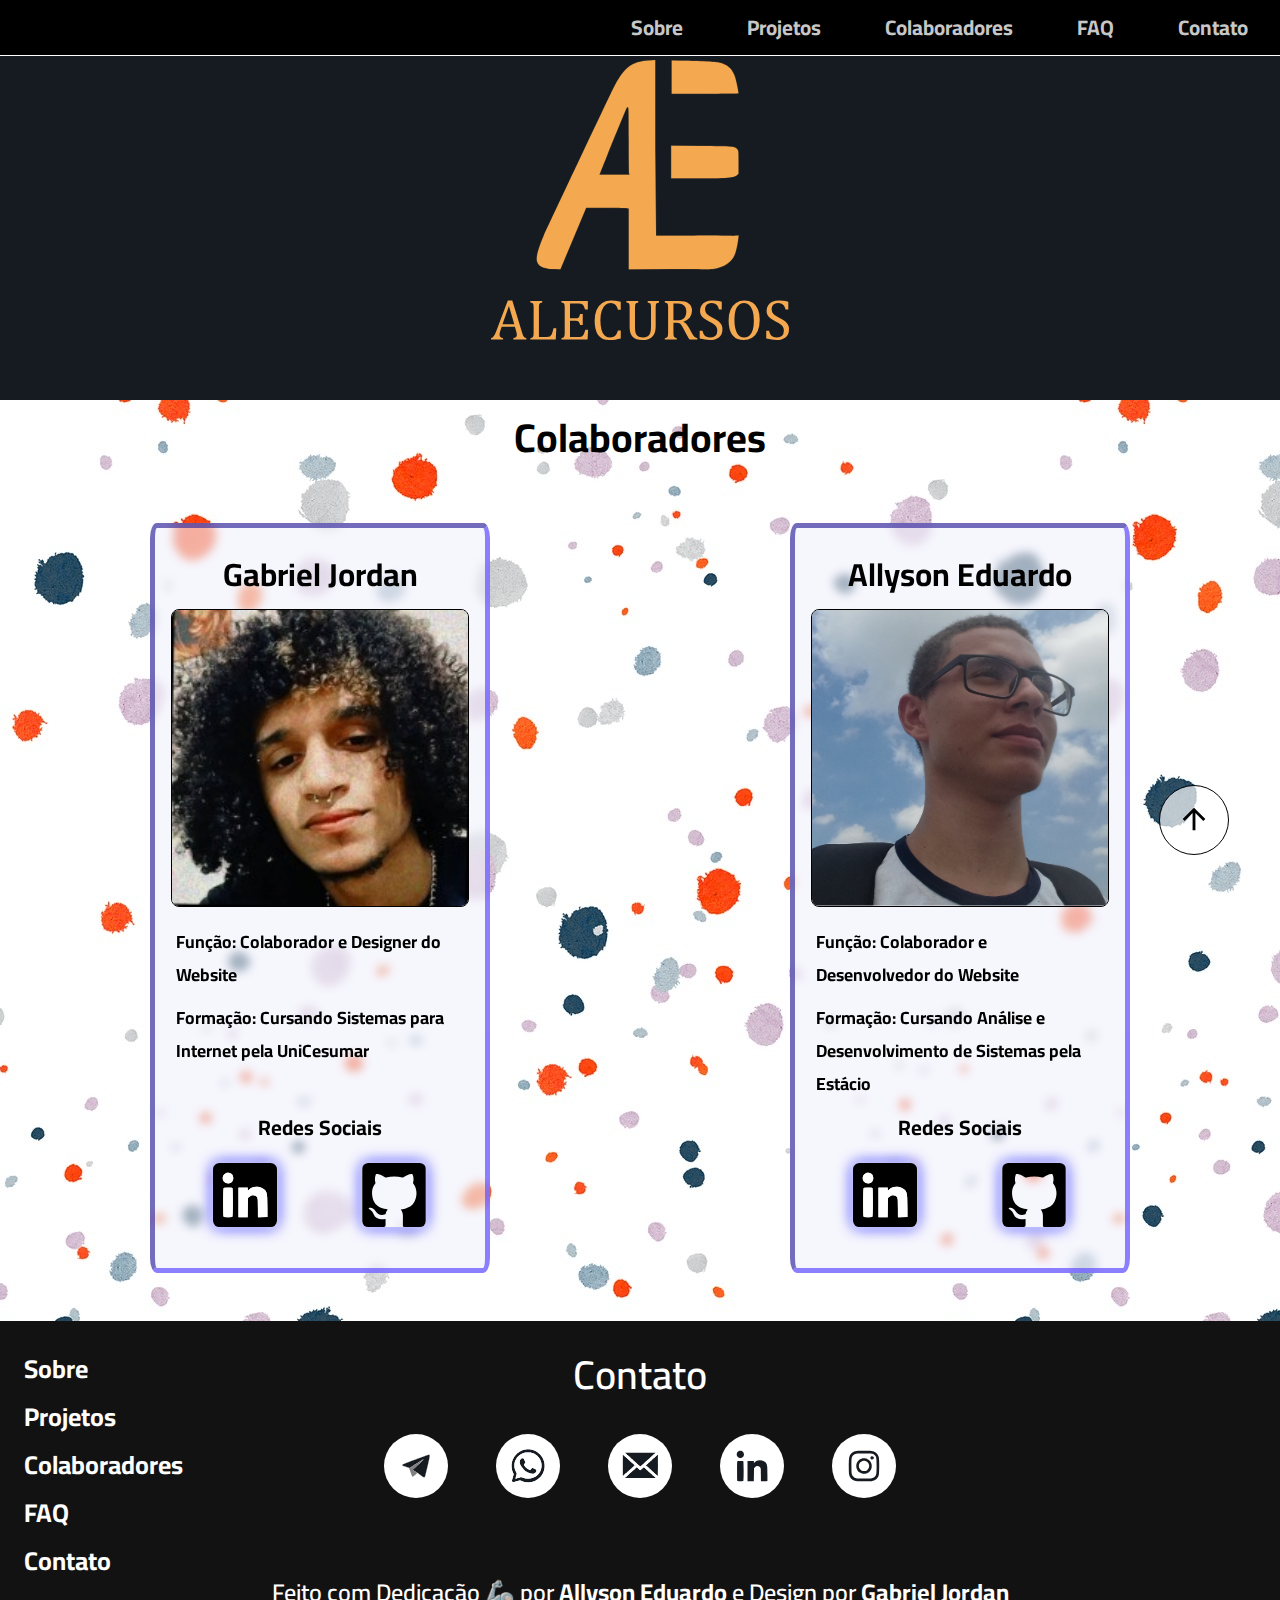
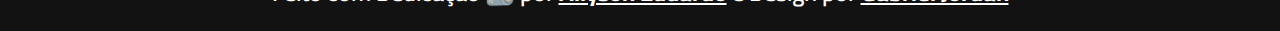
<file: colaborators.html>
<!DOCTYPE html>
<html lang="pt-br">
<head>
    <meta charset="UTF-8">
    <meta name="viewport" content="width=device-width, initial-scale=1.0">
    <title>AleCursos</title>
    <link rel="preconnect" href="https://fonts.gstatic.com">
    <link href="https://fonts.googleapis.com/css2?family=Cairo&family=Poppins&display=swap" rel="stylesheet">
    <link rel="shortcut icon" href="assets/img/icons/alecursos-logo.svg" type="image/x-icon">
    <link rel="stylesheet" href="assets/css/main.css">
    <link rel="stylesheet" href="assets/css/colaborators.css">
    <link rel="stylesheet" href="assets/css/responsive.css"> 
    <link rel="stylesheet" href="assets/css/normalize.css">
</head>
<body>
    <header class="backgroundFull">
        <h1 class="sr-only">AleCursos</h1>
        <nav id="menuList">
            <a href="about_faq.html#about">Sobre</a>
            <a href="index.html#projects">Projetos</a>
            <a href="colaborators.html#colaborators">Colaboradores</a>
            <a href="about_faq.html#faq">FAQ</a>
            <a href="#contact">Contato</a>
        </nav>
    </header>

    <main id="colaborators" class="backgroundFull">
        <h2>Colaboradores</h2>
        <div>
            <section class="colaborators-identity">
                <h3>Gabriel Jordan</h3>
                <figure>
                    <img src="assets/img/photos/photo-gabriel.jpg" alt="Foto de Gabriel Jordan">
                </figure>
                <p>
                    Função: Colaborador e Designer do Website
                </p>
                <p>
                    Formação: Cursando Sistemas para Internet pela UniCesumar
                </p>
                <section class="colaborators-social_media">
                    <h4>Redes Sociais</h4>
                    <a href="https://www.linkedin.com/in/gabrieljordandev/"><img src="assets/img/icons/linkedin-icon2.svg" alt="LinkedIn"></a>
                    <a href="https://github.com/jordan-cod"><img src="assets/img/icons/github-icon.svg" alt="Instagram"></a>
                </section>
            </section>

            <section class="colaborators-identity">
                <h3>Allyson Eduardo</h3>
                <figure>
                    <img src="assets/img/photos/photo-Allyson.png" alt="Foto de Allyson Eduardo">
                </figure>
                <p>
                    Função: Colaborador e Desenvolvedor do Website
                </p>
                <p>
                    Formação: Cursando Análise e Desenvolvimento de Sistemas pela Estácio
                </p>
                <section class="colaborators-social_media">
                    <h4>Redes Sociais</h4>
                    <a href="https://www.linkedin.com/in/allyson04/"><img src="assets/img/icons/linkedin-icon2.svg" alt="LinkedIn"></a>
                    <a href="https://github.com/Allyson04"><img src="assets/img/icons/github-icon.svg" alt="GitHub"></a>
                </section>
            </section>
        </div>   
    </main>

    <footer id="contact" class="backgroundFull">
        <h2>Contato</h2>

        <nav id="menuList">
            <a href="about_faq.html#about">Sobre</a>
            <a href="index.html#projects">Projetos</a>
            <a href="colaborators.html#colaborators">Colaboradores</a>
            <a href="about_faq.html#faq">FAQ</a>
            <a href="#contact">Contato</a>
        </nav>
        <section class="contacts">
            <a href="#">
                <svg xmlns="http://www.w3.org/2000/svg"   viewBox="0 0 400 400">
                    <path d="M312 98.9C310.8 99.2 309.4 99.7 308.8 100.1 308.3 100.4 306.7 101 305.3 101.4 303.9 101.7 302 102.5 300.9 103 299.9 103.6 298.7 104 298.2 104 297.8 104 296.3 104.5 294.9 105.2 293.5 105.8 291.7 106.5 290.9 106.6 290.1 106.8 288.6 107.3 287.6 107.8 286.6 108.3 284.8 109 283.6 109.3 282.4 109.7 280.3 110.4 279 111 277.7 111.5 276.3 112 276 112 275.7 112 274.3 112.5 272.8 113.2 271.4 113.8 269 114.7 267.6 115.2 262.1 117 259.3 118.1 257.8 118.8 256.9 119.2 255.3 119.8 254.2 120 253.1 120.2 251.7 120.8 251 121.2 250.3 121.6 248.6 122.2 247.2 122.6 245.8 123 244 123.6 243.2 124 242.4 124.4 240.8 125 239.8 125.2 238.7 125.5 237 126.1 236 126.6 235 127.1 233.6 127.6 232.8 127.8 232 128 230.6 128.5 229.5 129 228.5 129.5 226.8 130.2 225.7 130.4 224.7 130.7 223 131.3 222 131.8 221 132.3 219.3 132.9 218.2 133.1 217.1 133.4 215.2 134 214 134.6 212.8 135.1 210.6 135.9 209.2 136.4 202.8 138.5 199.9 139.6 199.5 139.9 199.2 140.2 197.9 140.6 196.6 141 195.3 141.4 193.7 142 193 142.4 192.3 142.8 190.9 143.4 189.8 143.6 188.7 143.9 187.1 144.5 186.3 144.9 184.8 145.6 183.7 146 176.8 148.4 175.4 148.9 173 149.8 171.6 150.4 170.2 151 168.4 151.7 167.6 151.8 166.8 152 165.4 152.5 164.4 153 163.4 153.5 161.8 154.1 160.8 154.4 159.8 154.7 158.4 155.2 157.7 155.6 157 156.1 155.5 156.6 154.5 156.9 153.4 157.1 151.8 157.7 150.7 158.2 149.7 158.7 148 159.4 146.9 159.6 145.9 159.9 144.3 160.5 143.4 161 142.5 161.5 140.9 162.1 139.8 162.4 138.7 162.6 137.2 163.2 136.5 163.6 135.8 164 134.2 164.7 132.9 165 131.6 165.3 129.7 166 128.6 166.6 127.6 167.1 126.3 167.6 125.8 167.6 125.4 167.6 123.9 168.1 122.5 168.8 121.1 169.5 119.7 170 119.5 170 119.2 170 117.7 170.6 116 171.4 114.4 172.1 112.2 173 111.2 173.3 108.8 174.1 105.6 175.4 102.6 176.8 101.3 177.5 99.6 178.1 98.8 178.3 98 178.4 96.4 179 95.1 179.7 93.9 180.3 92.6 180.8 92.3 180.8 92 180.8 90.8 181.3 89.6 181.9 88.4 182.6 86.7 183.3 85.8 183.6 84.9 183.9 83.8 184.4 83.2 184.8 82.7 185.2 81.4 185.9 80.5 186.4 74.8 189.2 75.7 197 81.9 198.2 82.7 198.3 84.5 198.9 85.7 199.5 87 200 89.1 200.6 90.3 200.9 91.6 201.1 93.4 201.7 94.4 202.2 95.4 202.7 97 203.2 98 203.4 99 203.6 101 204.2 102.4 204.8 103.8 205.4 105.7 206 106.6 206.2 107.5 206.3 108.9 206.8 109.7 207.3 110.5 207.7 112.5 208.4 114.1 208.8 115.7 209.2 117.6 209.8 118.3 210.1 119 210.5 120.8 211.1 122.4 211.4 123.9 211.7 125.9 212.4 126.8 212.8 127.7 213.2 129.3 213.8 130.4 214 131.6 214.3 134.2 215.3 136.3 216.2 140.6 218.3 140.9 218.3 142.6 217.1 143.2 216.6 145.2 215.4 146.8 214.4 149.7 212.7 151.2 211.7 154.9 209.3 155.8 208.6 157 208 157.4 207.9 157.8 207.7 158.7 207.1 159.4 206.6 160.1 206 161.1 205.2 161.8 204.9 162.5 204.6 164 203.7 165.2 202.9 167.8 201.2 169.4 200.1 171.2 199 172 198.6 173.5 197.6 174.6 196.9 175.7 196.2 177.4 195.2 178.4 194.7 179.4 194.1 180.5 193.4 180.8 193 181.1 192.6 182 192 182.8 191.6 184.7 190.7 188.4 188.4 189.8 187.3 190.4 186.8 191.1 186.4 191.3 186.4 191.5 186.4 192.3 186 193 185.5 193.6 185 195.6 183.8 197.2 182.8 198.9 181.8 200.8 180.6 201.6 180 202.4 179.4 204.4 178.2 206 177.2 207.7 176.2 209.5 175.1 210 174.6 210.6 174.1 211.6 173.5 212.4 173.2 213.1 172.9 214.2 172.3 214.8 171.8 215.3 171.3 217.2 170.2 218.8 169.2 220.5 168.3 222.2 167.2 222.7 166.8 223.7 166.2 225.5 165.1 228.3 163.4 229.1 163 230.3 162.2 230.9 161.7 231.6 161.2 232.8 160.5 233.6 160.2 234.4 159.8 235.4 159.2 235.8 158.8 236.2 158.4 238.1 157.2 240 156.1 241.9 154.9 243.9 153.7 244.6 153.2 246.3 152 252.6 148.2 255 147 256.1 146.4 257.5 145.5 258.1 144.9 258.8 144.4 259.5 144 259.7 144 259.9 144 260.7 143.6 261.4 143.1 262 142.5 263.2 141.8 264 141.4 264.8 141 265.8 140.4 266.2 140 266.6 139.6 267.7 139.1 268.6 138.8 269.5 138.5 270.4 138.1 270.7 137.9 271.8 137 271.6 138 270.3 139.5 267.1 143.2 255.2 155.2 246.8 163.2 243.6 166.2 240.7 169 240.2 169.4 239 170.6 227.3 181.5 224.8 183.8 223.6 184.9 221 187.3 219 189.2 214.3 193.6 208 199.4 205.2 201.8 203.9 202.9 200.2 206.2 197 209.2 191.4 214.2 189 216.4 183.2 221.8 182 222.9 179 225.6 176.5 227.7 169.1 234.2 169.2 234.6 179.3 241 180 241.4 181.8 242.6 183.2 243.6 184.5 244.6 186.4 245.9 187.2 246.4 188.1 247 190.8 248.8 193.3 250.5 206.3 259.4 209.8 261.6 211.4 262 213.2 262.5 214.9 263.6 227.7 272.7 228.6 273.3 229.9 274.2 230.6 274.6 231.8 275.4 233.2 276.4 235.7 278.4 236.4 279 237.4 279.7 238 280 238.5 280.3 241.1 282.1 243.6 284 246.1 285.9 248.7 287.8 249.4 288.2 250.9 289.1 252.7 290.6 256.4 293.6 265.4 301.1 268.8 302.6 274.3 301.6 275.5 301.4 276.6 301.2 276.7 301.2 278.3 301.2 282.6 294.5 283 291.2 283.2 290 283.7 287.9 284.2 286.6 284.7 285.3 285.3 282.7 285.6 280.8 285.8 279 286.4 276.6 286.9 275.4 287.3 274.3 287.9 271.8 288.2 269.9 288.5 268 289.1 265.6 289.6 264.5 290 263.4 290.5 261.1 290.8 259.4 291.1 257.6 291.7 254.9 292.2 253.4 292.7 251.9 293.4 249.3 293.6 247.6 293.9 246 294.4 243.7 294.8 242.7 295.3 241.6 295.8 239.5 296 237.9 296.2 236.3 296.9 233.7 297.4 232.1 298 230.6 298.6 227.9 298.8 226.2 299.1 224.5 299.6 222.1 300 221 300.5 219.8 301.1 217.4 301.4 215.7 301.7 213.9 302.4 211 302.9 209.3 303.5 207.6 304 205.1 304.2 203.8 304.3 202.5 304.9 200.1 305.4 198.4 305.9 196.8 306.6 194 306.8 192.3 307.1 190.5 307.6 188.1 308 186.9 308.5 185.6 309.1 182.9 309.4 180.7 309.7 178.6 310.3 176 310.8 174.9 311.2 173.8 311.8 171.4 312 169.6 312.3 167.7 312.9 164.9 313.4 163.4 313.9 161.9 314.5 159.1 314.8 157.2 315.1 155.4 315.6 153 316 151.9 316.5 150.8 317.1 148 317.4 145.7 317.7 143.3 318.4 140.3 318.8 139 319.2 137.7 319.8 135 320 133.1 320.2 131.2 320.8 128.5 321.2 127.1 321.7 125.7 322.3 122 322.6 118.8 323 115.7 323.4 112.2 323.6 111.1 324.5 106.4 323.7 101 322 99.4 320.9 98.4 315.4 98.2 312 98.9"  id="plane-wings" class="icon-body"/>
                    
                    <path d="M21.2 0.8C21.2 1.1 21 1.2 20.9 1 20.7 0.9 20.1 1.2 19.7 1.7 19 2.5 18.9 2.7 19.4 2.7 19.7 2.7 20 2.4 20 2.2 20 1.7 21.4 1.1 22.1 1.2 22.3 1.2 22.3 1 22.2 0.8 21.9 0.3 21.2 0.3 21.2 0.8M377.8 0.8C377.7 1 377.8 1.2 378.1 1.1 378.4 1 378.6 1.3 378.5 1.7 378.5 2.3 378.6 2.3 379 2 379.7 1.4 379.8 0.6 379.2 1 379 1.1 378.8 1.1 378.8 0.8 378.8 0.3 378.1 0.3 377.8 0.8M12 6.6C11.7 7 11.7 7.2 12 7.4 12.2 7.5 12.4 7.4 12.4 7.1 12.4 6.7 12.6 6.4 12.9 6.3 13.2 6.1 13.2 6.1 12.9 6 12.7 6 12.3 6.3 12 6.6M10.4 8.4C9.9 8.8 9.5 9.3 9.7 9.4 9.9 9.6 10 9.5 10 9.3 10 9 10.3 8.8 10.6 8.8 10.9 8.8 11.3 8.6 11.4 8.4 11.9 7.6 11.4 7.6 10.4 8.4M8.2 10.6C7.7 11.4 7.7 11.5 8.2 11.4 8.5 11.2 8.8 10.8 8.9 10.4 9.2 9.3 9 9.4 8.2 10.6M393.6 12.8C394 13.6 394.8 14.6 395.3 15 396.2 15.8 396.2 15.8 395.3 14.6 393 11.6 392.7 11.3 393.6 12.8M1 20.8C1.1 21 1.1 21.2 0.8 21.2 0.6 21.2 0.4 21.4 0.4 21.6 0.4 22 0.6 21.9 1 21.6 1.7 21 1.8 20.4 1.2 20.4 0.9 20.4 0.9 20.6 1 20.8M314.4 96.5C313.9 96.7 312.2 97.1 310.8 97.4 309.4 97.8 307.2 98.4 306 99 304.8 99.5 302.7 100.3 301.4 100.7 297.3 102.1 292.7 103.8 291.4 104.5 290.7 104.8 289.2 105.3 288 105.6 286.8 105.9 285.2 106.4 284.5 106.8 283.8 107.2 282.1 107.9 280.7 108.2 279.4 108.6 277.4 109.3 276.4 109.8 275.4 110.3 274 110.8 273.2 111 272.4 111.2 270.9 111.7 269.8 112.2 268.7 112.7 266.7 113.5 265.4 113.9 264.1 114.4 261.2 115.4 259 116.2 256.8 117 253.3 118.3 251.2 119.1 249.1 119.8 246.6 120.7 245.6 121.1 244.6 121.4 242.9 122 241.8 122.5 240.7 122.9 238.7 123.6 237.4 124 236 124.4 234.4 125 233.7 125.4 232.9 125.7 231.2 126.4 229.7 126.9 228.3 127.3 226.7 127.9 226.2 128.2 225.8 128.5 224.3 129 223 129.4 221.7 129.8 220 130.4 219.2 130.8 218.4 131.2 216.9 131.7 215.8 131.9 214.7 132.2 212.8 132.8 211.6 133.4 210.4 133.9 208.2 134.7 206.8 135.2 200.6 137.3 197.7 138.3 196.4 139 195.7 139.4 194.2 139.9 193 140.3 191.9 140.6 190.8 141.1 190.5 141.3 190.3 141.5 188.6 142.1 186.7 142.8 183.4 143.9 178.6 145.7 172.4 148 168 149.7 162.6 151.6 158.6 153.1 156.8 153.8 155.1 154.4 154.8 154.6 154.5 154.8 152.9 155.4 151.1 156.1 143.1 159 141.7 159.5 140.6 160.1 139.9 160.4 138.5 160.9 137.4 161.2 136.4 161.4 134.9 161.9 134.2 162.3 133 163 129.5 164.3 124.4 166 123 166.5 120.8 167.3 119.6 167.8 115.7 169.5 112.3 170.9 110.4 171.5 109.4 171.8 107.5 172.6 106.1 173.2 104.7 173.9 103.4 174.4 103.2 174.4 102.9 174.4 101.8 174.8 100.8 175.4 99.7 175.9 97.6 176.7 96 177.2 94.5 177.7 93.1 178.2 93 178.4 92.9 178.6 91.8 179 90.7 179.4 89.5 179.8 87.9 180.5 87 181 86.1 181.5 85 182 84.4 182.2 82.3 182.8 77.2 186.1 76 187.7 71.3 193.5 76.1 199.5 87.2 202 88.3 202.2 89.9 202.7 90.8 203.1 91.8 203.5 93.8 204.2 95.4 204.6 96.9 204.9 98.6 205.5 99.2 205.8 99.8 206.1 101.5 206.7 103.1 207.2 106.2 208.1 111.1 209.7 114.8 211 116.2 211.6 118.7 212.4 120.2 212.8 123.6 213.7 127.2 214.9 131.4 216.5 137 218.6 137.1 218.6 137.6 220.3 137.8 221.1 138.5 222.8 139 224 139.5 225.2 140.3 227.4 140.8 228.8 141.3 230.2 142.2 232.8 142.8 234.6 145 240.7 146.8 245.6 148.2 249.5 149 251.6 150 254.5 150.5 255.8 150.9 257.1 151.7 259.2 152.2 260.4 152.7 261.6 153.3 263.4 153.6 264.4 153.9 265.4 154.5 267.1 155 268.2 155.5 269.3 156.1 271.1 156.4 272.2 156.6 273.2 157.2 274.8 157.6 275.6 158 276.3 158.6 278.1 159 279.4 159.4 280.7 160 282.4 160.4 283.2 160.8 284 161.3 285.5 161.6 286.5 163.3 293.6 168.7 298.7 172.8 297 175 296.2 181.2 291.2 185.4 287 195.1 277.3 207.4 266.2 209.9 264.8 211.2 264.2 213.4 264.9 216 266.8 217.2 267.7 218.7 268.7 219.4 269.2 220.1 269.6 221.9 270.9 223.4 272 224.9 273.1 226.7 274.3 227.4 274.8 228.1 275.2 230 276.7 231.8 277.9 233.6 279.2 235.7 280.7 236.6 281.3 237.5 281.9 238.7 282.8 239.4 283.3 240.1 283.8 244.1 286.8 248.3 290 252.6 293.2 256.7 296.3 257.6 297 263.2 301.4 264.4 302.2 267 303.1 277 306.6 283.3 301.1 286.3 286.2 286.6 284.4 287.3 281.7 287.8 280 288.3 278.4 289 275.7 289.2 274.2 289.5 272.7 290.1 270.1 290.6 268.4 291.1 266.8 291.7 264.2 292 262.8 292.2 261.3 292.8 259.1 293.2 257.8 293.6 256.5 294.3 253.9 294.6 251.9 295 249.9 295.5 247.6 295.8 246.9 296.1 246.1 296.7 244 297 242.1 297.4 240.2 298.1 237.3 298.6 235.6 299.1 234 299.7 231.3 300 229.8 300.2 228.3 300.7 226 301.2 224.8 301.6 223.5 302.2 221.3 302.4 219.8 302.6 218.2 303.3 215.7 303.8 214 304.3 212.4 305 209.6 305.2 207.9 305.5 206.1 306 203.7 306.4 202.5 306.9 201.2 307.5 198.6 307.8 196.6 308.1 194.6 308.7 192 309.2 190.8 309.6 189.6 310.1 187.2 310.4 185.4 310.6 183.6 311.3 180.9 311.8 179.2 312.3 177.6 313 174.8 313.2 173.1 313.5 171.3 314 168.9 314.4 167.7 314.9 166.5 315.5 163.8 315.8 161.8 316.1 159.8 316.7 157.2 317.2 155.9 317.6 154.6 318.2 152.1 318.4 150.4 318.6 148.6 319.2 146 319.6 144.7 320 143.3 320.7 140.3 321 138 321.3 135.7 322 132.6 322.4 131.2 322.9 129.8 323.4 126.8 323.6 124.6 323.9 122.4 324.5 119 324.9 117 326.3 111.1 326.2 102 324.7 99.7 322.7 96.7 317.7 95.1 314.4 96.5M322 99.4C323.7 101 324.5 106.4 323.6 111.1 323.4 112.2 323 115.7 322.6 118.8 322.3 122 321.7 125.7 321.2 127.1 320.8 128.5 320.2 131.2 320 133.1 319.8 135 319.2 137.7 318.8 139 318.4 140.3 317.7 143.3 317.4 145.7 317.1 148 316.5 150.8 316 151.9 315.6 153 315.1 155.4 314.8 157.2 314.5 159.1 313.9 161.9 313.4 163.4 312.9 164.9 312.3 167.7 312 169.6 311.8 171.4 311.2 173.8 310.8 174.9 310.3 176 309.7 178.6 309.4 180.7 309.1 182.9 308.5 185.6 308 186.9 307.6 188.1 307.1 190.5 306.8 192.3 306.6 194 305.9 196.8 305.4 198.4 304.9 200.1 304.3 202.5 304.2 203.8 304 205.1 303.5 207.6 302.9 209.3 302.4 211 301.7 213.9 301.4 215.7 301.1 217.4 300.5 219.8 300 221 299.6 222.1 299.1 224.5 298.8 226.2 298.6 227.9 298 230.6 297.4 232.1 296.9 233.7 296.2 236.3 296 237.9 295.8 239.5 295.3 241.6 294.8 242.7 294.4 243.7 293.9 246 293.6 247.6 293.4 249.3 292.7 251.9 292.2 253.4 291.7 254.9 291.1 257.6 290.8 259.4 290.5 261.1 290 263.4 289.6 264.5 289.1 265.6 288.5 268 288.2 269.9 287.9 271.8 287.3 274.3 286.9 275.4 286.4 276.6 285.8 279 285.6 280.8 285.3 282.7 284.7 285.3 284.2 286.6 283.7 287.9 283.2 290 283 291.2 282.6 294.5 278.3 301.2 276.7 301.2 276.6 301.2 275.5 301.4 274.3 301.6 268.8 302.6 265.4 301.1 256.4 293.6 252.7 290.6 250.9 289.1 249.4 288.2 248.7 287.8 246.1 285.9 243.6 284 241.1 282.1 238.5 280.3 238 280 237.4 279.7 236.4 279 235.7 278.4 233.2 276.4 231.8 275.4 230.6 274.6 229.9 274.2 228.6 273.3 227.7 272.7 214.9 263.6 213.2 262.5 211.4 262 209.8 261.6 206.3 259.4 193.3 250.5 190.8 248.8 188.1 247 187.2 246.4 186.4 245.9 184.5 244.6 183.2 243.6 181.8 242.6 180 241.4 179.3 241 169.2 234.6 169.1 234.2 176.5 227.7 179 225.6 182 222.9 183.2 221.8 189 216.4 191.4 214.2 197 209.2 200.2 206.2 203.9 202.9 205.2 201.8 208 199.4 214.3 193.6 219 189.2 221 187.3 223.6 184.9 224.8 183.8 227.3 181.5 239 170.6 240.2 169.4 240.7 169 243.6 166.2 246.8 163.2 255.2 155.2 267.1 143.2 270.3 139.5 271.6 138 271.8 137 270.7 137.9 270.4 138.1 269.5 138.5 268.6 138.8 267.7 139.1 266.6 139.6 266.2 140 265.8 140.4 264.8 141 264 141.4 263.2 141.8 262 142.5 261.4 143.1 260.7 143.6 259.9 144 259.7 144 259.5 144 258.8 144.4 258.1 144.9 257.5 145.5 256.1 146.4 255 147 252.6 148.2 246.3 152 244.6 153.2 243.9 153.7 241.9 154.9 240 156.1 238.1 157.2 236.2 158.4 235.8 158.8 235.4 159.2 234.4 159.8 233.6 160.2 232.8 160.5 231.6 161.2 230.9 161.7 230.3 162.2 229.1 163 228.3 163.4 225.5 165.1 223.7 166.2 222.7 166.8 222.2 167.2 220.5 168.3 218.8 169.2 217.2 170.2 215.3 171.3 214.8 171.8 214.2 172.3 213.1 172.9 212.4 173.2 211.6 173.5 210.6 174.1 210 174.6 209.5 175.1 207.7 176.2 206 177.2 204.4 178.2 202.4 179.4 201.6 180 200.8 180.6 198.9 181.8 197.2 182.8 195.6 183.8 193.6 185 193 185.5 192.3 186 191.5 186.4 191.3 186.4 191.1 186.4 190.4 186.8 189.8 187.3 188.4 188.4 184.7 190.7 182.8 191.6 182 192 181.1 192.6 180.8 193 180.5 193.4 179.4 194.1 178.4 194.7 177.4 195.2 175.7 196.2 174.6 196.9 173.5 197.6 172 198.6 171.2 199 169.4 200.1 167.8 201.2 165.2 202.9 164 203.7 162.5 204.6 161.8 204.9 161.1 205.2 160.1 206 159.4 206.6 158.7 207.1 157.8 207.7 157.4 207.9 157 208 155.8 208.6 154.9 209.3 151.2 211.7 149.7 212.7 146.8 214.4 145.2 215.4 143.2 216.6 142.6 217.1 140.9 218.3 140.6 218.3 136.3 216.2 134.2 215.3 131.6 214.3 130.4 214 129.3 213.8 127.7 213.2 126.8 212.8 125.9 212.4 123.9 211.7 122.4 211.4 120.8 211.1 119 210.5 118.3 210.1 117.6 209.8 115.7 209.2 114.1 208.8 112.5 208.4 110.5 207.7 109.7 207.3 108.9 206.8 107.5 206.3 106.6 206.2 105.7 206 103.8 205.4 102.4 204.8 101 204.2 99 203.6 98 203.4 97 203.2 95.4 202.7 94.4 202.2 93.4 201.7 91.6 201.1 90.3 200.9 89.1 200.6 87 200 85.7 199.5 84.5 198.9 82.7 198.3 81.9 198.2 75.7 197 74.8 189.2 80.5 186.4 81.4 185.9 82.7 185.2 83.2 184.8 83.8 184.4 84.9 183.9 85.8 183.6 86.7 183.3 88.4 182.6 89.6 181.9 90.8 181.3 92 180.8 92.3 180.8 92.6 180.8 93.9 180.3 95.1 179.7 96.4 179 98 178.4 98.8 178.3 99.6 178.1 101.3 177.5 102.6 176.8 105.6 175.4 108.8 174.1 111.2 173.3 112.2 173 114.4 172.1 116 171.4 117.7 170.6 119.2 170 119.5 170 119.7 170 121.1 169.5 122.5 168.8 123.9 168.1 125.4 167.6 125.8 167.6 126.3 167.6 127.6 167.1 128.6 166.6 129.7 166 131.6 165.3 132.9 165 134.2 164.7 135.8 164 136.5 163.6 137.2 163.2 138.7 162.6 139.8 162.4 140.9 162.1 142.5 161.5 143.4 161 144.3 160.5 145.9 159.9 146.9 159.6 148 159.4 149.7 158.7 150.7 158.2 151.8 157.7 153.4 157.1 154.5 156.9 155.5 156.6 157 156.1 157.7 155.6 158.4 155.2 159.8 154.7 160.8 154.4 161.8 154.1 163.4 153.5 164.4 153 165.4 152.5 166.8 152 167.6 151.8 168.4 151.7 170.2 151 171.6 150.4 173 149.8 175.4 148.9 176.8 148.4 183.7 146 184.8 145.6 186.3 144.9 187.1 144.5 188.7 143.9 189.8 143.6 190.9 143.4 192.3 142.8 193 142.4 193.7 142 195.3 141.4 196.6 141 197.9 140.6 199.2 140.2 199.5 139.9 199.9 139.6 202.8 138.5 209.2 136.4 210.6 135.9 212.8 135.1 214 134.6 215.2 134 217.1 133.4 218.2 133.1 219.3 132.9 221 132.3 222 131.8 223 131.3 224.7 130.7 225.7 130.4 226.8 130.2 228.5 129.5 229.5 129 230.6 128.5 232 128 232.8 127.8 233.6 127.6 235 127.1 236 126.6 237 126.1 238.7 125.5 239.8 125.2 240.8 125 242.4 124.4 243.2 124 244 123.6 245.8 123 247.2 122.6 248.6 122.2 250.3 121.6 251 121.2 251.7 120.8 253.1 120.2 254.2 120 255.3 119.8 256.9 119.2 257.8 118.8 259.3 118.1 262.1 117 267.6 115.2 269 114.7 271.4 113.8 272.8 113.2 274.3 112.5 275.7 112 276 112 276.3 112 277.7 111.5 279 111 280.3 110.4 282.4 109.7 283.6 109.3 284.8 109 286.6 108.3 287.6 107.8 288.6 107.3 290.1 106.8 290.9 106.6 291.7 106.5 293.5 105.8 294.9 105.2 296.3 104.5 297.8 104 298.2 104 298.7 104 299.9 103.6 300.9 103 302 102.5 303.9 101.7 305.3 101.4 306.7 101 308.3 100.4 308.8 100.1 311.5 98.3 320.3 97.9 322 99.4M399.5 371.9C399.1 372.3 399.2 373.9 399.6 374.2 399.8 374.3 400 373.9 400 373 400 371.6 399.9 371.4 399.5 371.9M0 373.2C0 374.5 0.1 374.5 0.4 373.6 0.7 373 0.7 372.5 0.4 372.3 0.1 372 0 372.3 0 373.2M0.7 377.7C0.4 378.6 0.7 379.6 1.4 379.6 1.7 379.6 2.2 379.7 2.5 379.8 2.9 380 3.3 379.7 3.6 379.2 4.3 377.9 3.2 376.8 2 377.5 1.4 377.9 1.2 377.9 1.1 377.5 1 377.2 0.8 377.3 0.7 377.7M398.9 379.4C398.6 380 398.2 380.3 398 380.2 397.8 380.1 397.6 380.1 397.6 380.4 397.6 380.6 397.8 380.8 398 380.8 398.5 380.8 399.8 378.9 399.5 378.6 399.4 378.5 399.1 378.9 398.9 379.4M4.6 383.6C4.7 383.8 4.6 384.1 4.4 384.2 3.9 384.5 5 386 5.8 386 6 386 5.9 385.8 5.5 385.6 4.8 385.1 4.8 385.1 5.5 384.5 5.9 384.2 5.9 384.1 5.6 384.2 5.2 384.5 5.1 384.4 5.3 383.9 5.5 383.4 5.4 383.2 5 383.2 4.6 383.2 4.5 383.4 4.6 383.6M394.8 383.6C394.4 383.9 394.4 384.1 394.7 384.5 395.2 385 395.1 385.2 394.5 385.6 394.1 385.8 394 386 394.2 386 394.5 386 395 385.6 395.4 385.1 395.9 384.6 396 384.4 395.6 384.6 395.3 384.7 395.3 384.6 395.7 384.3 396.5 383.6 395.7 383 394.8 383.6M7.2 386.5C7.2 386.7 7.4 386.8 7.6 386.8 7.9 386.8 7.9 387 7.8 387.2 7.5 387.7 8 387.7 8.8 387.2 9.3 386.9 9.3 386.8 8.7 386.8 8.3 386.8 8 386.7 8.2 386.5 8.3 386.3 8.1 386.1 7.8 386.1 7.5 386.1 7.2 386.3 7.2 386.5M8.7 389.4C8.5 389.7 8.6 390 8.8 390 9.1 390 9.1 390.2 9 390.4 8.7 390.9 9.8 391.6 10.6 391.4 11 391.2 11.2 391.3 11.1 391.6 11.1 391.9 11.2 392.2 11.5 392.3 11.8 392.4 12 392.3 12 392.1 12 391.5 11.2 391 10.2 391 9.7 391 9.4 390.7 9.3 390 9.1 388.8 9 388.6 8.7 389.4M390.6 390.4C390.1 390.6 389.6 391 389.5 391.4 389.2 392.2 390.3 391.6 391.2 390.6 391.8 389.9 391.7 389.9 390.6 390.4M387.5 393C386.6 393.3 386.5 393.5 386.9 393.7 387.3 393.8 387.8 393.6 388.2 393.2 389 392.3 389 392.3 387.5 393M14.3 394.9C15 395.6 15.5 395.9 16 395.7 16.7 395.4 17.1 394.5 16.4 394.7 16.2 394.8 16 394.7 16 394.5 16 394.3 15.7 394.1 15.4 394.1 15.1 394.1 15 394.4 15.1 394.8 15.3 395.3 15.1 395.2 14.4 394.6L13.4 393.8 14.3 394.9M383.8 394.9C383.2 396.9 383.2 397 384 396 384.5 395.5 384.7 395.3 384.6 395.6 384.4 396 384.6 395.9 385.1 395.4 386.1 394.6 386.4 394 385.5 394.7 385.1 395.1 384.8 395.1 384.5 394.7 384.1 394.4 384 394.4 383.8 394.9M20.6 397.2C20.2 397.9 20.9 399.7 21.4 399.4 21.8 399.3 22 399.4 22 399.6 22 399.8 22.4 400 22.9 400 23.7 400 23.7 399.9 22.6 399.4 21.2 398.6 20.2 397.8 21.3 398.1 21.9 398.3 22.6 397.5 22.1 397 21.7 396.7 20.9 396.8 20.6 397.2M26 399.6C26 399.8 26.6 400 27.2 400 27.9 400 28.3 399.8 28.2 399.6 28.1 399.4 27.5 399.2 27 399.2 26.4 399.2 26 399.4 26 399.6" class="icon-body" id="plane-body" fill="#aac9e0">
                        
                    <path d="M22 0.6C22.3 1 22.4 1.2 22.2 1.2 21.4 1 20 1.7 20 2.2 20 2.4 19.7 2.7 19.4 2.7 18.9 2.7 18.9 2.5 19.4 1.6L20 0.6 19.1 1.6C18.6 2.2 17.7 2.8 17.1 3 16.5 3.1 15.5 3.7 14.9 4.3 14.3 4.9 14.1 5.1 14.6 4.8 15.6 4 17 3.2 17.5 3.2 17.7 3.2 17.1 3.6 16.3 4 15.5 4.5 14.8 5 14.8 5.2 14.8 5.3 14.3 5.7 13.6 6 12.9 6.3 12.4 6.8 12.4 7.1 12.4 7.4 12.2 7.5 11.9 7.4 11.6 7.2 11.8 6.8 12.4 6.3 12.9 5.9 13.1 5.6 12.9 5.6 12.1 5.6 11.3 6.8 11.5 7.6 11.6 8.2 11.5 8.5 10.9 8.7 10.4 8.8 10 9.1 10 9.3 10 9.5 9.9 9.6 9.7 9.4 9.5 9.3 9.9 8.8 10.4 8.3L11.4 7.5 10 8.3C9.3 8.7 8.6 9.3 8.5 9.6 8.4 10.1 8.4 10.1 8.8 9.6 9.2 9.1 9.2 9.2 9 10 8.8 10.6 8.5 11.1 8.3 11.2 7.3 11.5 5.9 13.3 6.2 13.9 6.4 14.4 6.3 14.4 5.9 14.1 4.8 13.2 2.3 17.3 2.6 19.3 2.7 20.1 2.2 20.3 1.8 19.6 1.7 19.4 1.8 19.2 2 19.2 2.3 19.2 2.4 19.1 2.3 18.9 1.9 18.6 0.4 20 0.4 20.7 0.4 21 0.6 21.2 0.8 21.2 1 21.2 1.1 20.9 0.9 20.5 0.7 19.9 0.8 19.9 1.2 20.3 1.8 20.8 1 22.2 0.4 21.8 -0.2 21.4-0.1 371.7 0.4 372.3 0.7 372.5 0.7 373 0.4 373.8 -0.3 375.6-0.1 379.3 0.6 378 0.9 377.5 1.2 377.2 1.2 377.5 1.2 377.9 1.4 377.9 2 377.5 3.1 376.8 4.3 377.9 3.7 379.1 3.2 379.9 1.2 380.1 0.7 379.4 0.5 379.1 0.4 379.2 0.4 379.4 0.4 380.2 1.9 381.3 2.2 380.8 2.3 380.6 2.7 380.4 2.9 380.4 3.2 380.4 3.2 380.5 2.9 380.9 2.3 381.4 2.2 382.2 2.8 381.8 3 381.7 3.3 381.8 3.4 382.1 3.6 382.3 3.6 382.4 3.3 382.2 2.8 381.9 2.7 382.4 3 383.4 3.2 383.7 3.5 383.9 3.7 383.7 3.9 383.6 4 383.8 3.8 384.3 3.7 384.8 3.9 385.3 4.6 385.9 5.1 386.4 5.6 387 5.6 387.3 5.6 388 7.1 389.4 7.5 389.1 7.6 388.9 8 389.4 8.4 390.1 8.7 390.8 9.4 391.6 9.9 391.8 10.4 392.1 11.2 392.7 11.6 393.3 12.5 394.5 13.3 394.8 12.9 393.8 12.7 393.2 12.8 393.2 13.5 393.8 14.5 394.6 14.7 395 14 394.6 13.7 394.4 13.8 394.8 14.2 395.3 14.6 395.9 15.7 396.7 16.7 397.1 17.8 397.5 19 398.2 19.5 398.8 20.2 399.7 20.4 399.7 20.6 399.1 20.9 398.5 21 398.5 22.3 399.2 23.9 400 26 400.3 26 399.6 26 399.1 27.9 399.1 28.2 399.6 28.4 399.9 86 400 203.9 400L379.3 400 380.5 398.8C381.1 398.1 381.8 397.6 382.1 397.6 382.3 397.6 382.3 397.4 382.2 397.2 382.1 397 382.3 397 382.7 397 383.5 397.2 386 395.8 386 395.2 386 394.9 385.8 394.9 385.3 395.3 385 395.6 384.6 395.8 384.4 395.8 384.3 395.8 384.2 395.9 384.3 396.1 384.3 396.2 384.1 396.4 383.8 396.5 383.4 396.7 383.3 396.6 383.4 396.2 384 394.3 384 394.3 384.6 394.8 384.9 395.1 385.2 395.1 385.4 394.8 385.5 394.6 385.9 394.5 386.3 394.7 386.7 394.9 386.8 394.8 386.6 394.4 386.4 394 386.5 394 387.1 394.2 387.7 394.4 388.1 394.2 388.6 393.4 389 392.8 389.8 392.1 390.5 391.8 391.1 391.4 391.6 391 391.4 390.9 391.3 390.8 390.9 390.9 390.6 391.2 390.3 391.5 389.9 391.6 389.7 391.5 389.3 391.1 390.2 390.4 391.1 390.3 391.9 390.2 392.4 389.7 392.6 388.5 392.8 387.9 394.3 386.4 394.6 386.7 394.7 386.8 394.8 386.7 394.8 386.5 394.8 386.2 394.6 386 394.3 386 394 386 394.1 385.8 394.5 385.6 395.1 385.2 395.2 385 394.7 384.5 394.2 383.8 394.9 383.1 395.9 383.5 396.5 383.7 396.6 384.4 395.9 384.3 395.7 384.2 395.4 384.4 395.4 384.6 395.4 384.8 395.2 385.2 395.1 385.5 394.9 385.8 394.9 386 395.2 386 395.8 386 397.2 383.5 397 382.7 397 382.3 397 382.1 397.2 382.2 397.4 382.3 397.6 382.2 397.6 381.9 397.6 381.6 398 381.1 398.6 380.8 399.6 380.3 400.3 378.5 399.7 377.9 399.4 377.7 399.5 377.1 399.7 376.4 400.1 375.5 400.1 375 399.7 374.4 399.1 373.4 399.1 372.1 399.6 371.8 400.1 371.5 400.2 24.5 399.6 23 399.4 22.4 399.4 21.9 399.6 21.8 400.3 21.4 400.1 20.8 398.8 19.6 398.2 18.9 397.5 17.8 397.2 17.1 396.6 15.4 395.7 14 395.1 14 394.9 14 395 14.4 395.4 14.9L396.2 15.8 395.3 15C394.4 14.3 392.6 11.6 393 11.6 393.1 11.6 393.6 12.2 394 12.9 394.9 14.4 395.1 14.1 394.2 12.4 393.9 11.7 393.1 11.1 392.6 11 392.1 10.8 391.4 10.2 391 9.7L390.4 8.6 391.2 9.5C391.6 10.1 392 10.3 392 10.1 392 9.2 390.4 8.2 389.9 8.8 389.6 9.3 389.6 9.3 389.7 8.8 390.1 7.5 387.3 4.8 386.7 5.9 386.6 6.1 386.6 6 386.6 5.7 386.9 4.6 383.1 2.4 381.9 3 381.6 3.2 381.5 3.2 381.7 3 382.2 2.4 379.7 0.2 379.1 0.7 378.7 1.2 378.7 1.2 379.4 1 380.2 0.7 380.2 0.7 379.4 1.5 378.5 2.6 378.5 2.6 378.5 1.7 378.6 1.3 378.4 1 378 1.1 377.6 1.2 377.6 1 378.2 0.6 378.9 0.1 359.9 0 200.2 0 38.9 0 21.6 0.1 22 0.6M385.1 4.4C385.6 4.9 386 5.4 386 5.7 386 6 385.7 5.8 385.4 5.3 385 4.8 384.5 4.2 384.1 4 383.7 3.8 383.6 3.6 383.8 3.6 384.1 3.6 384.6 4 385.1 4.4M7.4 10.9C6.6 11.2 5.4 12.8 5.7 12.9 5.7 13 6.4 12.4 7.1 11.7 7.9 11 8.4 10.4 8.3 10.4 8.3 10.4 7.8 10.6 7.4 10.9M321.5 97C326 99.1 327.3 107.1 324.9 117 324.5 119 323.9 122.4 323.6 124.6 323.4 126.8 322.9 129.8 322.4 131.2 322 132.6 321.3 135.7 321 138 320.7 140.3 320 143.3 319.6 144.7 319.2 146 318.6 148.6 318.4 150.4 318.2 152.1 317.6 154.6 317.2 155.9 316.7 157.2 316.1 159.8 315.8 161.8 315.5 163.8 314.9 166.5 314.4 167.7 314 168.9 313.5 171.3 313.2 173.1 313 174.8 312.3 177.6 311.8 179.2 311.3 180.9 310.6 183.6 310.4 185.4 310.1 187.2 309.6 189.6 309.2 190.8 308.7 192 308.1 194.6 307.8 196.6 307.5 198.6 306.9 201.2 306.4 202.5 306 203.7 305.5 206.1 305.2 207.9 305 209.6 304.3 212.4 303.8 214 303.3 215.7 302.6 218.2 302.4 219.8 302.2 221.3 301.6 223.5 301.2 224.8 300.7 226 300.2 228.3 300 229.8 299.7 231.3 299.1 234 298.6 235.6 298.1 237.3 297.4 240.2 297 242.1 296.7 244 296.1 246.1 295.8 246.9 295.5 247.6 295 249.9 294.6 251.9 294.3 253.9 293.6 256.5 293.2 257.8 292.8 259.1 292.2 261.3 292 262.8 291.7 264.2 291.1 266.8 290.6 268.4 290.1 270.1 289.5 272.7 289.2 274.2 289 275.7 288.3 278.4 287.8 280 287.3 281.7 286.6 284.4 286.3 286.2 283.3 301.1 277 306.6 267 303.1 264.4 302.2 263.2 301.4 257.6 297 256.7 296.3 252.6 293.2 248.3 290 244.1 286.8 240.1 283.8 239.4 283.3 238.7 282.8 237.5 281.9 236.6 281.3 235.7 280.7 233.6 279.2 231.8 277.9 230 276.7 228.1 275.2 227.4 274.8 226.7 274.3 224.9 273.1 223.4 272 221.9 270.9 220.1 269.6 219.4 269.2 218.7 268.7 217.2 267.7 216 266.8 213.4 264.9 211.2 264.2 209.9 264.8 207.4 266.2 195.1 277.3 185.4 287 181.2 291.2 175 296.2 172.8 297 168.7 298.7 163.3 293.6 161.6 286.5 161.3 285.5 160.8 284 160.4 283.2 160 282.4 159.4 280.7 159 279.4 158.6 278.1 158 276.3 157.6 275.6 157.2 274.8 156.6 273.2 156.4 272.2 156.1 271.1 155.5 269.3 155 268.2 154.5 267.1 153.9 265.4 153.6 264.4 153.3 263.4 152.7 261.6 152.2 260.4 151.7 259.2 150.9 257.1 150.5 255.8 150 254.5 149 251.6 148.2 249.5 146.8 245.6 145 240.7 142.8 234.6 142.2 232.8 141.3 230.2 140.8 228.8 140.3 227.4 139.5 225.2 139 224 138.5 222.8 137.8 221.1 137.6 220.3 137.1 218.6 137 218.6 131.4 216.5 127.2 214.9 123.6 213.7 120.2 212.8 118.7 212.4 116.2 211.6 114.8 211 111.1 209.7 106.2 208.1 103.1 207.2 101.5 206.7 99.8 206.1 99.2 205.8 98.6 205.5 96.9 204.9 95.4 204.6 93.8 204.2 91.8 203.5 90.8 203.1 89.9 202.7 88.3 202.2 87.2 202 76.1 199.5 71.3 193.5 76 187.7 77.2 186.1 82.3 182.8 84.4 182.2 85 182 86.1 181.5 87 181 87.9 180.5 89.5 179.8 90.7 179.4 91.8 179 92.9 178.6 93 178.4 93.1 178.2 94.5 177.7 96 177.2 97.6 176.7 99.7 175.9 100.8 175.4 101.8 174.8 102.9 174.4 103.2 174.4 103.4 174.4 104.7 173.9 106.1 173.2 107.5 172.6 109.4 171.8 110.4 171.5 112.3 170.9 115.7 169.5 119.6 167.8 120.8 167.3 123 166.5 124.4 166 129.5 164.3 133 163 134.2 162.3 134.9 161.9 136.4 161.4 137.4 161.2 138.5 160.9 139.9 160.4 140.6 160.1 141.7 159.5 143.1 159 151.1 156.1 152.9 155.4 154.5 154.8 154.8 154.6 155.1 154.4 156.8 153.8 158.6 153.1 162.6 151.6 168 149.7 172.4 148 178.6 145.7 183.4 143.9 186.7 142.8 188.6 142.1 190.3 141.5 190.5 141.3 190.8 141.1 191.9 140.6 193 140.3 194.2 139.9 195.7 139.4 196.4 139 197.7 138.3 200.6 137.3 206.8 135.2 208.2 134.7 210.4 133.9 211.6 133.4 212.8 132.8 214.7 132.2 215.8 131.9 216.9 131.7 218.4 131.2 219.2 130.8 220 130.4 221.7 129.8 223 129.4 224.3 129 225.8 128.5 226.2 128.2 226.7 127.9 228.3 127.3 229.7 126.9 231.2 126.4 232.9 125.7 233.7 125.4 234.4 125 236 124.4 237.4 124 238.7 123.6 240.7 122.9 241.8 122.5 242.9 122 244.6 121.4 245.6 121.1 246.6 120.7 249.1 119.8 251.2 119.1 253.3 118.3 256.8 117 259 116.2 261.2 115.4 264.1 114.4 265.4 113.9 266.7 113.5 268.7 112.7 269.8 112.2 270.9 111.7 272.4 111.2 273.2 111 274 110.8 275.4 110.3 276.4 109.8 277.4 109.3 279.4 108.6 280.7 108.2 282.1 107.9 283.8 107.2 284.5 106.8 285.2 106.4 286.8 105.9 288 105.6 289.2 105.3 290.7 104.8 291.4 104.5 292.7 103.8 297.3 102.1 301.4 100.7 302.7 100.3 304.8 99.5 306 99 307.2 98.4 309.4 97.8 310.8 97.4 312.2 97.1 313.9 96.7 314.4 96.5 316.2 95.7 319.3 95.9 321.5 97M399 379.8C398.4 380.8 397.6 381.1 397.6 380.4 397.6 380.1 397.8 380.1 398 380.2 398.2 380.3 398.6 380 398.9 379.4 399.1 378.9 399.4 378.5 399.5 378.6 399.6 378.7 399.4 379.2 399 379.8M5.3 383.9C5.1 384.4 5.2 384.5 5.6 384.2 5.9 384.1 5.9 384.2 5.5 384.5 4.8 385.1 4.8 385.1 5.5 385.6 5.9 385.8 6 386 5.7 386 4.9 386 3.9 384.8 4.4 384.2 4.6 383.9 4.7 383.6 4.5 383.5 4.4 383.3 4.6 383.2 4.9 383.2 5.4 383.2 5.5 383.4 5.3 383.9M8.2 386.5C8 386.7 8.3 386.8 8.7 386.8 9.3 386.8 9.3 386.9 8.8 387.2 8 387.7 7.5 387.7 7.8 387.2 7.9 387 7.9 386.8 7.6 386.8 7.4 386.8 7.2 386.7 7.2 386.5 7.2 386.3 7.5 386.1 7.8 386.1 8.1 386.1 8.3 386.3 8.2 386.5M6.7 387.7C6.6 388 7 388.2 7.6 388.1 8.5 388 8.5 388 7.9 388.4 7.3 388.7 7 388.7 6.6 388.4 5.9 387.8 5.8 387.2 6.4 387.2 6.6 387.2 6.8 387.4 6.7 387.7M393.4 388C393 388.4 392.9 388.8 393.1 388.8 393.6 388.8 394.6 387.7 394.3 387.4 394.2 387.3 393.8 387.6 393.4 388M9.3 390C9.4 390.7 9.7 391 10.2 391 11.2 391 12 391.5 12 392.1 12 392.3 11.8 392.4 11.5 392.3 11.2 392.2 11.1 391.9 11.1 391.6 11.2 391.3 11 391.2 10.6 391.4 9.8 391.6 8.7 390.9 9 390.4 9.1 390.2 9.1 390 8.8 390 8.6 390 8.5 389.7 8.7 389.4 9 388.6 9.1 388.8 9.3 390M388.9 392.6C387.9 393.8 387.5 394 386.9 393.7 386.5 393.6 386.7 393.3 387.6 392.9 388.3 392.7 388.8 392.3 388.6 392.1 388.5 391.9 388.7 391.7 389 391.7 389.5 391.7 389.5 391.9 388.9 392.6M16 394.5C16 394.7 16.2 394.8 16.4 394.7 16.6 394.6 16.7 394.8 16.8 395 16.9 395.7 15.7 395.7 15.2 394.9 14.9 394.3 15 394.1 15.4 394.1 15.7 394.1 16 394.3 16 394.5M17 396.7C16.8 397 14.8 395.9 14.6 395.4 14.5 395.1 15 395.3 15.8 395.7 16.5 396.2 17.1 396.7 17 396.7M19.8 397.7C19.6 397.9 19.7 398.3 19.9 398.5 20.1 398.8 19.9 398.7 19.5 398.3 18.6 397.3 18.6 396.7 19.4 397.1 19.7 397.2 19.9 397.5 19.8 397.7M22.2 397.1C22.4 397.6 21.9 398.2 21.1 398.3 20.4 398.3 20.1 397.6 20.7 397.1 21 396.7 21.9 396.7 22.2 397.1M380.8 397.8C380.8 398.1 380.5 398.5 380.1 398.9 379.5 399.3 379.5 399.3 379.9 398.7 380.2 398.3 380.4 397.8 380.2 397.6 380.1 397.4 380.1 397.2 380.4 397.2 380.6 397.2 380.8 397.4 380.8 397.8"  fill="green"/>
                </svg>
            </a>
            <a href="#">
                <svg
                    xmlns="http://www.w3.org/2000/svg"   viewBox="0 0 400 400">
                    <path d="M188.2 48.2C187.3 48.3 184.8 48.8 182.6 49.2 180.4 49.6 176.7 50.2 174.3 50.4 171.6 50.6 169.3 51.1 168.2 51.6 167.2 52 164.8 52.6 162.8 53 160.8 53.3 158.1 54.1 156.8 54.6 155.5 55.2 154.1 55.6 153.7 55.6 153.3 55.6 151.9 56.1 150.6 56.7 149.3 57.4 147.3 58.1 146.2 58.4 145.1 58.6 143.6 59.2 143 59.6 142.3 60 141 60.5 140.2 60.8 139.3 61.1 137.8 61.8 136.8 62.5 135.9 63.1 134.8 63.6 134.5 63.6 133.8 63.6 128.4 66.5 126.6 67.8 125.9 68.3 125 68.8 124.5 69 124.1 69.1 123 69.8 122.2 70.4 121.4 71.1 120.5 71.6 120.3 71.6 119.8 71.6 115.8 74.3 112.8 76.6 111.8 77.4 110.3 78.5 109.4 79.1 102.5 83.8 84.9 101.4 81.5 107 80.8 108.2 80 109.2 76.7 113.6 75.6 115 74.4 116.9 74 117.8 73.6 118.7 73.1 119.6 72.8 119.8 72.6 119.9 71.9 121 71.3 122.1 70.7 123.2 69.8 124.7 69.4 125.6 68.9 126.4 68.2 127.7 67.7 128.5 67.2 129.3 66.5 130.6 66.2 131.6 65.9 132.5 65.3 133.7 64.9 134.3 64.5 134.9 63.9 136.1 63.6 136.9 63.3 137.8 62.6 139.5 62 140.7 61.3 141.9 60.8 143.2 60.8 143.7 60.8 144.1 60.4 145.3 59.9 146.3 59.3 147.4 58.7 149.2 58.4 150.4 58.1 151.6 57.5 153.3 57.1 154.1 56.7 155 56 157.4 55.6 159.5 55.2 161.7 54.6 164.1 54.2 164.9 53.8 165.8 53.3 168.7 53 171.3 52.6 174 52 177.8 51.5 179.8 50.1 185.8 50.2 210.8 51.7 218.4 52.3 221.4 52.9 225.1 53 226.6 53.2 228.1 53.7 230.7 54.2 232.2 54.7 233.7 55.4 236.2 55.6 237.6 55.9 239 56.5 241.2 57 242.4 57.5 243.6 58.1 245.6 58.4 246.8 58.6 248 59.2 249.5 59.6 250.2 60 250.8 60.6 252.4 60.9 253.7 61.2 254.9 61.9 256.5 62.3 257.1 62.8 257.7 63.3 258.8 63.4 259.4 63.6 260.1 64.3 261.8 65.1 263.2 65.8 264.6 66.4 266 66.4 266.2 66.4 266.5 66.8 267.3 67.4 267.9 69.9 270.9 70.1 277.6 67.7 282.8 67.3 283.8 66.6 286 66.3 287.6 65.9 289.3 65.3 291.4 64.9 292.4 64.5 293.4 63.9 295.4 63.6 296.9 63.4 298.4 62.8 300.4 62.4 301.5 61.9 302.5 61.3 304.7 61 306.2 60.7 307.8 60.1 310 59.6 311.1 59.2 312.2 58.6 314.4 58.4 315.9 58.1 317.4 57.5 319.6 57 320.8 56.5 322 55.9 324.3 55.6 325.9 55.4 327.5 54.8 329.7 54.4 330.9 53.9 332 53.3 334.4 53 336.1 52.6 337.8 52 340 51.6 340.9 50.8 342.8 50 347.1 50 349.3 50 351.6 50.8 351.9 53.7 350.9 55.1 350.4 57.1 349.9 58.2 349.8 59.3 349.6 61.3 349.1 62.6 348.6 63.9 348.1 66.2 347.4 67.6 347.2 69 346.9 71.2 346.3 72.6 345.8 73.9 345.3 76 344.8 77.2 344.6 78.4 344.4 80.6 343.9 82 343.3 83.4 342.8 86.1 342.1 87.8 341.8 89.6 341.5 91.8 340.9 92.6 340.6 93.5 340.2 95.9 339.6 97.9 339.2 99.9 338.7 102.1 338.2 102.7 337.8 103.4 337.5 105.5 337 107.4 336.6 109.4 336.2 111.8 335.6 112.9 335.2 114 334.7 116.1 334.2 117.7 334 119.3 333.7 121.8 333.1 123.2 332.5 126.8 331.1 129.8 331.1 131.8 332.4 132.7 333 134.1 333.7 134.9 334 135.7 334.2 136.8 334.8 137.3 335.2 137.8 335.6 139.1 336.2 140.2 336.5 141.3 336.8 142.8 337.5 143.6 337.9 144.4 338.4 146 339 147.2 339.3 148.4 339.7 150.5 340.4 151.8 341 153.1 341.5 154.5 342 154.9 342 155.3 342 156.9 342.5 158.5 343.2 160.1 343.8 162.4 344.4 163.6 344.6 164.8 344.8 167.2 345.3 168.9 345.8 170.7 346.4 173.8 347 175.9 347.2 178.1 347.4 182.1 348 185 348.5 192.6 349.7 210.5 349.8 216.8 348.5 219.1 348 223.1 347.4 225.6 347.2 228.3 346.9 231.4 346.4 233 345.8 234.5 345.3 237 344.7 238.5 344.4 240 344.2 242.1 343.6 243.2 343.2 244.3 342.8 246.4 342.1 247.9 341.8 249.3 341.5 251.1 340.8 251.8 340.4 252.4 340 253.9 339.5 255 339.2 256.1 339 257.8 338.3 258.8 337.8 262.2 336 267.4 333.6 267.8 333.6 268 333.6 268.8 333.2 269.6 332.7 270.4 332.1 271.7 331.5 272.5 331.2 273.3 331 274.2 330.5 274.5 330.1 274.8 329.8 275.8 329.1 276.7 328.7 277.6 328.3 278.5 327.8 278.6 327.6 278.7 327.4 279.9 326.6 281.1 326 286.8 323 299.4 312.9 307 305.4 311.1 301.3 319.4 291.7 321.8 288.2 322.7 287 323.9 285.2 324.6 284.4 325.8 282.9 326.4 281.9 328.6 278.2 330.8 274.5 331.4 273.5 332.2 272.3 333.3 270.7 336.8 263.5 336.8 263 336.8 262.8 337.2 262 337.7 261.2 338.3 260.4 338.9 259.1 339.2 258.2 339.5 257.3 340.1 255.8 340.6 254.8 341.1 253.8 341.7 252.1 342 251.1 342.2 250 342.9 248.3 343.4 247.3 343.9 246.2 344.4 244.6 344.6 243.6 344.8 242.6 345.3 240.5 345.8 239 346.3 237.5 347 235 347.2 233.6 347.5 232.2 348 229.9 348.4 228.5 348.8 227.1 349.5 223.3 349.8 220 350.1 216.7 350.7 211.8 351 209.1 351.9 201.4 351.8 197.9 350 179.4 349.5 174.2 348.9 170.2 348.3 168.2 347.7 166.4 347.2 164 347 162.9 346.9 161.7 346.4 159.8 346 158.7 345.5 157.6 344.9 155.4 344.6 153.9 344.2 152.3 343.6 150.5 343.2 149.8 342.8 149.1 342.2 147.7 342 146.6 341.5 144.5 340.1 141.1 337.8 136.2 337 134.7 336.4 133.2 336.4 133 336.4 132.7 336 131.9 335.4 131 334.9 130.2 334.3 129.1 334.2 128.6 334 128.1 333.3 126.8 332.6 125.7 331.8 124.7 331.2 123.6 331.2 123.3 331.2 123.1 330.8 122.3 330.2 121.7 329.7 121 328.8 119.7 328.4 118.8 328 117.8 326.9 116 326 114.8 325.1 113.6 324 112 323.5 111.3 315.1 99.6 301.4 85.4 292.5 79.2 292.1 78.9 290.5 77.7 289 76.6 283.9 72.8 282.2 71.6 281.9 71.6 281.7 71.6 280.7 71 279.5 70.2 278.4 69.4 277.3 68.8 277 68.8 276.8 68.8 276.1 68.4 275.6 67.8 275.1 67.3 273.8 66.5 272.8 66.2 271.7 65.8 270.7 65.3 270.4 65 270.1 64.7 269.1 64.2 268 63.8 267 63.5 265.5 62.7 264.8 62.2 264 61.6 263.1 61.2 262.8 61.2 262.4 61.2 261.1 60.7 259.9 60 258.7 59.4 256.6 58.6 255.3 58.2 254 57.8 252.6 57.3 252.1 57 251.6 56.6 250.1 56.1 248.7 55.8 247.3 55.4 245.3 54.8 244.3 54.4 243.2 53.9 240.8 53.3 238.9 53 237.1 52.6 234.6 52 233.6 51.6 232.4 51.1 229.2 50.5 226.1 50.2 223.1 49.9 219.6 49.3 218.4 49 216.3 48.3 192.9 47.8 188.2 48.2M212.2 76.8C215.9 77 220.2 77.5 221.6 77.8 223 78.1 226.3 78.9 228.9 79.4 231.5 79.9 234.3 80.7 235.1 81 235.9 81.3 237.8 81.9 239.4 82.3 240.9 82.6 242.9 83.3 243.9 83.8 244.9 84.4 246 84.8 246.4 84.8 247 84.8 248.2 85.3 256.4 89.4 262.2 92.2 264.3 93.4 265.1 94.1 265.5 94.5 266.5 95 267.2 95.3 268 95.7 269.3 96.5 270.2 97.1 272 98.5 273.5 99.7 277 102.2 278.3 103.1 279.9 104.4 280.6 104.9 283.3 107.2 295.2 119.1 296.4 120.8 297.2 121.9 298.6 123.7 299.6 125 303 129.4 303.6 130.2 304.6 132 305.1 133 306 134.4 306.6 135.2 307.1 135.9 307.6 136.7 307.6 136.9 307.6 137.1 308 137.8 308.6 138.5 309.1 139.2 309.7 140.4 310 141.2 310.2 142 310.9 143.3 311.4 144 312 144.8 312.4 145.6 312.4 145.8 312.4 146.1 312.9 147.4 313.6 148.6 314.3 149.9 315 151.7 315.3 152.8 315.5 153.8 316.1 155.3 316.6 156.2 317.1 157.1 317.7 158.9 318 160.2 318.3 161.5 318.9 163.6 319.4 165 319.9 166.3 320.4 168.4 320.6 169.6 320.7 170.8 321.3 173.8 321.9 176.2 323.9 185.1 323.9 205.7 321.8 215.4 319.7 225.5 317.5 233.5 316.5 235.3 316.1 236 315.5 237.4 315.3 238.4 315 239.5 314.3 241.3 313.6 242.6 312.9 243.8 312.4 245.1 312.4 245.4 312.4 245.6 312 246.4 311.4 247.2 310.9 247.9 310.2 249.2 310 250 309.7 250.7 309 252.1 308.3 252.9 307.7 253.8 307.2 254.7 307.2 255 307.2 255.3 306.7 256.1 306.2 256.8 305.6 257.6 304.4 259.4 303.5 260.8 302.6 262.3 301.3 264.1 300.7 264.8 300 265.6 298.2 267.9 296.5 270 290.4 277.8 283.8 284 272.9 292.1 270.4 294 261.2 299.6 260.6 299.6 260.5 299.6 259.8 300 259.1 300.6 258.4 301.1 257.1 301.7 256.2 302 255.3 302.3 254 302.9 253.2 303.4 252.4 303.9 251.1 304.5 250.2 304.8 249.4 305.1 248.1 305.6 247.4 306 246.8 306.4 245.3 307 244.2 307.2 243.1 307.5 241.3 308.1 240.1 308.7 239 309.2 237 309.8 235.8 310 234.6 310.2 232.3 310.8 230.7 311.3 229.1 311.9 226.1 312.5 224.1 312.8 222.1 313 218.8 313.6 216.9 314.1 211.5 315.4 188.2 315.4 182.2 314.1 180 313.6 176.4 312.9 174.1 312.6 171.9 312.3 169.2 311.7 168.1 311.2 167 310.8 165 310.2 163.6 310 162.2 309.7 160.2 309.1 159.2 308.6 158.2 308.1 156.6 307.5 155.8 307.4 154.9 307.2 153.2 306.6 152 306 150.8 305.4 149.3 304.7 148.6 304.6 147.9 304.4 146.8 303.9 146 303.4 142.4 300.9 136.9 301 131.2 303.4 130 303.9 128 304.4 126.8 304.6 125.6 304.8 123.5 305.3 122.2 305.8 120.9 306.3 118.4 307 116.8 307.4 115.2 307.7 113.1 308.2 112.2 308.6 111.4 309 108.9 309.6 106.8 310 104.6 310.4 102.3 311 101.7 311.3 101.1 311.7 99 312.2 97.1 312.6 95.1 312.9 92.6 313.6 91.5 314 86.9 315.8 84.8 314.7 86.3 311.3 86.8 310.2 87.3 308.2 87.6 306.8 87.9 305.4 88.4 303.6 88.8 302.8 89.2 302 89.8 299.9 90.2 298 90.6 296.1 91.2 294 91.6 293.2 92 292.4 92.5 290.6 92.8 289.2 93.1 287.8 93.6 285.8 94.1 284.8 94.5 283.8 95.1 281.7 95.4 280.1 95.7 278.5 96.4 276.3 96.9 275.3 98.3 272.2 98.3 269.1 96.8 266.3 96.2 265 95.6 263.7 95.6 263.3 95.6 262.9 95.1 261.7 94.6 260.6 94 259.5 93.3 257.7 92.9 256.6 92.6 255.5 92.1 254.3 91.8 254 91.5 253.6 90.8 252.5 90.4 251.4 89.9 250.3 89.2 249 88.8 248.6 88.4 248.2 87.9 247.1 87.6 246.2 87.3 245.3 86.7 244 86.2 243.2 85.7 242.4 85.2 241.2 85 240.4 84.8 239.6 84.3 238.3 83.8 237.3 83.2 236.4 82.6 234.6 82.3 233.3 82 232.1 81.4 230.3 81 229.4 80.6 228.5 79.9 225.9 79.4 223.6 78.9 221.3 78.2 218.5 77.9 217.3 75.6 209.6 75.7 181.5 78.1 173 78.5 171.5 79.2 168.6 79.6 166.6 80 164.6 80.7 162.2 81.1 161.2 81.5 160.2 82.1 158.6 82.3 157.5 82.6 156.5 83.3 154.8 83.8 153.8 84.4 152.7 84.8 151.6 84.8 151.2 84.8 150.6 87.4 145 88.7 142.8 89 142.3 89.5 141.2 89.8 140.4 90.2 139.6 90.6 138.7 90.8 138.4 91 138.1 91.5 137.3 91.9 136.7 92.3 136 93 134.9 93.5 134.3 94 133.6 94.7 132.3 95.2 131.5 96.5 129.2 102 121.9 104.6 119.1 108.5 114.8 112.6 110.7 115.2 108.4 116.8 107 118.7 105.3 119.4 104.6 120.8 103.3 122.3 102.2 125.9 99.7 127.1 98.9 128.7 97.7 129.4 97.1 130.1 96.5 131.3 95.7 132.1 95.4 132.8 95.1 134 94.4 134.8 93.8 135.5 93.3 136.4 92.8 136.6 92.8 136.9 92.8 137.7 92.3 138.3 91.8 139 91.2 140.4 90.5 141.5 90.1 142.5 89.8 143.8 89.2 144.3 88.8 144.8 88.4 145.9 87.8 146.7 87.6 147.5 87.3 148.8 86.7 149.6 86.2 150.4 85.7 152 85.1 153.2 84.8 154.4 84.6 155.9 84 156.6 83.6 157.2 83.2 158.9 82.6 160.3 82.2 161.7 81.9 163.7 81.2 164.7 80.8 165.8 80.4 167.9 79.9 169.5 79.6 171.2 79.4 173.7 78.8 175.3 78.4 178.7 77.5 184 76.9 192.6 76.5 199.4 76.1 201.4 76.2 212.2 76.8M147.3 129.6C143.2 130 142.5 130.3 140.2 131.9 136.3 134.8 131 140.9 129.7 144 129.4 144.8 128.9 145.7 128.6 146 124.8 150.3 122.9 170.4 125.6 176.8 126.1 177.7 126.7 179.6 127 180.9 127.4 182.3 128.1 184.1 128.6 185 129.1 185.9 129.7 187.3 130 188.2 130.3 189.1 130.8 190.2 131.2 190.6 131.7 191.1 132.2 192.1 132.4 192.8 132.7 193.6 133.2 194.6 133.6 195 134 195.4 134.7 196.6 135.2 197.6 135.6 198.6 136.8 200.5 137.8 201.8 138.8 203.1 139.9 204.7 140.2 205.3 140.6 206 141.5 207.3 142.2 208.3 143 209.4 144.1 210.9 144.7 211.7 145.3 212.6 146.2 213.7 146.6 214.2 147.5 215.2 149.5 217.6 150.6 219.2 151.8 220.9 155.7 225.6 157.4 227.5 158.3 228.5 159.6 229.9 160.4 230.8 165.8 237 173.8 244.5 178.4 247.6 179.6 248.4 181.3 249.6 182.2 250.3 183.2 251 184.1 251.6 184.3 251.6 184.4 251.6 185.6 252.3 186.9 253.2 188.2 254.1 189.5 254.8 189.7 254.8 189.9 254.8 190.6 255.2 191.3 255.8 192 256.3 193.3 256.9 194.1 257.2 194.9 257.4 196 258 196.5 258.4 197 258.8 198.1 259.3 199 259.6 199.9 259.9 201.3 260.5 202.2 261 203.1 261.5 204.5 262.1 205.4 262.2 206.3 262.4 208.2 263 209.6 263.6 213.4 265.2 219.3 267.1 222.8 267.8 224.5 268.1 226.6 268.6 227.5 268.9 229.2 269.6 231 269.8 240.3 271 250.9 272.3 259.4 268.8 269.2 259.2 274 254.4 275.1 252.1 276.1 244.4 277.3 234.7 277.3 234.5 271.7 231.8 269.6 230.8 267.5 229.8 267.2 229.6 264.6 228.1 258.6 225.2 258.2 225.2 257.9 225.2 257 224.7 256.2 224.2 255.4 223.6 253.7 222.8 252.6 222.4 251.4 221.9 250.3 221.3 250 221 249.7 220.7 248.7 220.2 247.6 219.8 246.5 219.4 245.2 218.8 244.7 218.4 243.3 217.3 240.3 216.7 238.5 217.2 236.8 217.6 234.6 220 229.2 227 227.1 229.8 222.7 234.9 222 235.5 220.6 236.6 214.1 235.9 212 234.4 211.5 234 210.3 233.5 209.4 233.2 208.5 232.9 207.4 232.4 207 232 206.6 231.6 205.5 231 204.7 230.6 203.8 230.3 201.9 229 200.4 227.9 198.9 226.7 197 225.4 196.3 224.9 195.6 224.4 194.1 223.4 193 222.7 189.6 220.3 180.4 212 177.1 208.2 173.9 204.6 172.4 202.7 168.5 197.4 167.4 195.9 166.1 194.1 165.6 193.5 162.6 189.6 163 186.3 166.9 181.9 175.9 171.9 177.2 168 173.8 161.2 173.3 160.1 172.6 158.4 172.4 157.3 172.1 156.3 171.5 154.8 171.1 154 170.7 153.2 170.1 151.8 169.7 150.7 169.4 149.7 168.6 147.8 168 146.6 167.3 145.3 166.8 144 166.8 143.7 166.8 143.3 166.4 142.4 165.9 141.6 165.3 140.8 164.7 139.5 164.4 138.7 164.2 137.9 163.4 136.6 162.8 135.8 162.1 135 161.6 134.1 161.6 133.8 161.6 133.6 160.8 132.6 159.9 131.7 157.6 129.4 154.4 128.9 147.3 129.6" class="icon-body" fill="#fbf9f9"/>
                    
                    <path d="M24.9 0.4C24.7 0.7 23.8 0.9 23 0.9 20.9 0.9 19.7 1.4 19.4 2.4 19.1 3.2 18.8 3.4 16.3 3.8 15.2 4 14.7 4.3 14.6 5 14.4 5.6 13.9 6 13.1 6.3 12.1 6.5 11.8 6.9 11.7 7.7 11.6 8.5 11.3 8.8 10.4 8.9 9.5 9.1 9.1 9.5 8.9 10.4 8.8 11.3 8.5 11.6 7.7 11.7 6.9 11.8 6.5 12.1 6.3 13 6.1 13.7 5.5 14.4 5.1 14.6 4.5 14.9 4 15.6 3.7 17 3.4 18.1 3.1 19 2.9 19.1 1.3 19.6 0.9 20.6 0.8 24.3 0.8 24.8 0.6 25.1 0.4 25 0.1 24.8 0 83.3 0 199.9 0 322.9 0.1 375.2 0.4 375.3 0.7 375.4 0.9 376.2 0.9 377.2 0.9 379.1 1.7 380.8 2.6 380.8 2.9 380.8 3.3 381.6 3.6 383 3.9 384.6 4.3 385.2 4.8 385.4 5.3 385.5 5.9 386.3 6.2 387 6.5 387.9 7.1 388.5 7.8 388.6 8.4 388.8 8.8 389.2 8.8 389.6 8.8 390.4 9.5 391.1 10.6 391.3 11 391.3 11.5 391.8 11.6 392.4 11.8 393.1 12.2 393.5 13.1 393.7 13.8 394 14.4 394.3 14.4 394.6 14.4 395.5 15.5 396.3 17.3 396.6 18.6 396.8 19.1 397.1 19.6 398 20 398.6 20.8 399.2 21.4 399.4 23.3 400 372.4 400.1 376.2 399.6 379.3 399.2 380.8 398.4 380.8 397.4 380.8 397.1 381.6 396.8 382.6 396.6 384 396.4 384.6 396.1 385.3 395.2 385.7 394.6 386.5 394 387.1 393.8 387.7 393.7 388.2 393.1 388.5 392.4 388.8 391.5 389.1 391.2 389.8 391.2 390.6 391.2 390.9 390.9 391.1 390 391.2 389.2 391.6 388.7 392.4 388.4 393.1 388.2 393.7 387.7 393.8 387.1 394 386.5 394.6 385.7 395.2 385.3 396.1 384.6 396.4 384 396.6 382.6 396.8 381.2 397.1 380.7 397.8 380.6 400.1 380 400.1 388.4 399.9 198 399.8 10 399.9 20 397.8 19.4 397 19.2 396.8 18.9 396.6 17.4 396.3 15.5 395.6 14.4 394.7 14.4 394.4 14.4 394 13.8 393.8 13.1 393.5 12.2 393.1 11.8 392.4 11.6 391.8 11.5 391.3 11 391.3 10.6 391.1 9.5 390.4 8.8 389.6 8.8 389.2 8.8 388.8 8.4 388.6 7.8 388.5 7.1 387.9 6.5 387 6.2 386.3 5.9 385.5 5.3 385.4 4.8 385.2 4.3 384.6 3.9 383 3.6 381.5 3.3 380.8 3 380.7 2.4 380.4 1.5 378.9 0.8 377 0.8 376.2 0.8 375.6 0.6 375.6 0.4 375.6-0.2 25.5-0.2 24.9 0.4M218.4 49C219.6 49.3 223.1 49.9 226.1 50.2 229.2 50.5 232.4 51.1 233.6 51.6 234.6 52 237.1 52.6 238.9 53 240.8 53.3 243.2 53.9 244.3 54.4 245.3 54.8 247.3 55.4 248.7 55.8 250.1 56.1 251.6 56.6 252.1 57 252.6 57.3 254 57.8 255.3 58.2 256.6 58.6 258.7 59.4 259.9 60 261.1 60.7 262.4 61.2 262.8 61.2 263.1 61.2 264 61.6 264.8 62.2 265.5 62.7 267 63.5 268 63.8 269.1 64.2 270.1 64.7 270.4 65 270.7 65.3 271.7 65.8 272.8 66.2 273.8 66.5 275.1 67.3 275.6 67.8 276.1 68.4 276.8 68.8 277 68.8 277.3 68.8 278.4 69.4 279.5 70.2 280.7 71 281.7 71.6 281.9 71.6 282.2 71.6 283.9 72.8 289 76.6 290.5 77.7 292.1 78.9 292.5 79.2 301.4 85.4 315.1 99.6 323.5 111.3 324 112 325.1 113.6 326 114.8 326.9 116 328 117.8 328.4 118.8 328.8 119.7 329.7 121 330.2 121.7 330.8 122.3 331.2 123.1 331.2 123.3 331.2 123.6 331.8 124.7 332.6 125.7 333.3 126.8 334 128.1 334.2 128.6 334.3 129.1 334.9 130.2 335.4 131 336 131.9 336.4 132.7 336.4 133 336.4 133.2 337 134.7 337.8 136.2 340.1 141.1 341.5 144.5 342 146.6 342.2 147.7 342.8 149.1 343.2 149.8 343.6 150.5 344.2 152.3 344.6 153.9 344.9 155.4 345.5 157.6 346 158.7 346.4 159.8 346.9 161.7 347 162.9 347.2 164 347.7 166.4 348.3 168.2 348.9 170.2 349.5 174.2 350 179.4 351.8 197.9 351.9 201.4 351 209.1 350.7 211.8 350.1 216.7 349.8 220 349.5 223.3 348.8 227.1 348.4 228.5 348 229.9 347.5 232.2 347.2 233.6 347 235 346.3 237.5 345.8 239 345.3 240.5 344.8 242.6 344.6 243.6 344.4 244.6 343.9 246.2 343.4 247.3 342.9 248.3 342.2 250 342 251.1 341.7 252.1 341.1 253.8 340.6 254.8 340.1 255.8 339.5 257.3 339.2 258.2 338.9 259.1 338.3 260.4 337.7 261.2 337.2 262 336.8 262.8 336.8 263 336.8 263.5 333.3 270.7 332.2 272.3 331.4 273.5 330.8 274.5 328.6 278.2 326.4 281.9 325.8 282.9 324.6 284.4 323.9 285.2 322.7 287 321.8 288.2 319.4 291.7 311.1 301.3 307 305.4 299.4 312.9 286.8 323 281.1 326 279.9 326.6 278.7 327.4 278.6 327.6 278.5 327.8 277.6 328.3 276.7 328.7 275.8 329.1 274.8 329.8 274.5 330.1 274.2 330.5 273.3 331 272.5 331.2 271.7 331.5 270.4 332.1 269.6 332.7 268.8 333.2 268 333.6 267.8 333.6 267.4 333.6 262.2 336 258.8 337.8 257.8 338.3 256.1 339 255 339.2 253.9 339.5 252.4 340 251.8 340.4 251.1 340.8 249.3 341.5 247.9 341.8 246.4 342.1 244.3 342.8 243.2 343.2 242.1 343.6 240 344.2 238.5 344.4 237 344.7 234.5 345.3 233 345.8 231.4 346.4 228.3 346.9 225.6 347.2 223.1 347.4 219.1 348 216.8 348.5 210.5 349.8 192.6 349.7 185 348.5 182.1 348 178.1 347.4 175.9 347.2 173.8 347 170.7 346.4 168.9 345.8 167.2 345.3 164.8 344.8 163.6 344.6 162.4 344.4 160.1 343.8 158.5 343.2 156.9 342.5 155.3 342 154.9 342 154.5 342 153.1 341.5 151.8 341 150.5 340.4 148.4 339.7 147.2 339.3 146 339 144.4 338.4 143.6 337.9 142.8 337.5 141.3 336.8 140.2 336.5 139.1 336.2 137.8 335.6 137.3 335.2 136.8 334.8 135.7 334.2 134.9 334 134.1 333.7 132.7 333 131.8 332.4 129.8 331.1 126.8 331.1 123.2 332.5 121.8 333.1 119.3 333.7 117.7 334 116.1 334.2 114 334.7 112.9 335.2 111.8 335.6 109.4 336.2 107.4 336.6 105.5 337 103.4 337.5 102.7 337.8 102.1 338.2 99.9 338.7 97.9 339.2 95.9 339.6 93.5 340.2 92.6 340.6 91.8 340.9 89.6 341.5 87.8 341.8 86.1 342.1 83.4 342.8 82 343.3 80.6 343.9 78.4 344.4 77.2 344.6 76 344.8 73.9 345.3 72.6 345.8 71.2 346.3 69 346.9 67.6 347.2 66.2 347.4 63.9 348.1 62.6 348.6 61.3 349.1 59.3 349.6 58.2 349.8 57.1 349.9 55.1 350.4 53.7 350.9 50.8 351.9 50 351.6 50 349.3 50 347.1 50.8 342.8 51.6 340.9 52 340 52.6 337.8 53 336.1 53.3 334.4 53.9 332 54.4 330.9 54.8 329.7 55.4 327.5 55.6 325.9 55.9 324.3 56.5 322 57 320.8 57.5 319.6 58.1 317.4 58.4 315.9 58.6 314.4 59.2 312.2 59.6 311.1 60.1 310 60.7 307.8 61 306.2 61.3 304.7 61.9 302.5 62.4 301.5 62.8 300.4 63.4 298.4 63.6 296.9 63.9 295.4 64.5 293.4 64.9 292.4 65.3 291.4 65.9 289.3 66.3 287.6 66.6 286 67.3 283.8 67.7 282.8 70.1 277.6 69.9 270.9 67.4 267.9 66.8 267.3 66.4 266.5 66.4 266.2 66.4 266 65.8 264.6 65.1 263.2 64.3 261.8 63.6 260.1 63.4 259.4 63.3 258.8 62.8 257.7 62.3 257.1 61.9 256.5 61.2 254.9 60.9 253.7 60.6 252.4 60 250.8 59.6 250.2 59.2 249.5 58.6 248 58.4 246.8 58.1 245.6 57.5 243.6 57 242.4 56.5 241.2 55.9 239 55.6 237.6 55.4 236.2 54.7 233.7 54.2 232.2 53.7 230.7 53.2 228.1 53 226.6 52.9 225.1 52.3 221.4 51.7 218.4 50.2 210.8 50.1 185.8 51.5 179.8 52 177.8 52.6 174 53 171.3 53.3 168.7 53.8 165.8 54.2 164.9 54.6 164.1 55.2 161.7 55.6 159.5 56 157.4 56.7 155 57.1 154.1 57.5 153.3 58.1 151.6 58.4 150.4 58.7 149.2 59.3 147.4 59.9 146.3 60.4 145.3 60.8 144.1 60.8 143.7 60.8 143.2 61.3 141.9 62 140.7 62.6 139.5 63.3 137.8 63.6 136.9 63.9 136.1 64.5 134.9 64.9 134.3 65.3 133.7 65.9 132.5 66.2 131.6 66.5 130.6 67.2 129.3 67.7 128.5 68.2 127.7 68.9 126.4 69.4 125.6 69.8 124.7 70.7 123.2 71.3 122.1 71.9 121 72.6 119.9 72.8 119.8 73.1 119.6 73.6 118.7 74 117.8 74.4 116.9 75.6 115 76.7 113.6 80 109.2 80.8 108.2 81.5 107 84.9 101.4 102.5 83.8 109.4 79.1 110.3 78.5 111.8 77.4 112.8 76.6 115.8 74.3 119.8 71.6 120.3 71.6 120.5 71.6 121.4 71.1 122.2 70.4 123 69.8 124.1 69.1 124.5 69 125 68.8 125.9 68.3 126.6 67.8 128.4 66.5 133.8 63.6 134.5 63.6 134.8 63.6 135.9 63.1 136.8 62.5 137.8 61.8 139.3 61.1 140.2 60.8 141 60.5 142.3 60 143 59.6 143.6 59.2 145.1 58.6 146.2 58.4 147.3 58.1 149.3 57.4 150.6 56.7 151.9 56.1 153.3 55.6 153.7 55.6 154.1 55.6 155.5 55.2 156.8 54.6 158.1 54.1 160.8 53.3 162.8 53 164.8 52.6 167.2 52 168.2 51.6 169.3 51.1 171.6 50.6 174.3 50.4 176.7 50.2 180.4 49.6 182.6 49.2 188.2 48.1 188.3 48.1 203 48.2 213.7 48.3 216.6 48.4 218.4 49M192.6 76.5C184 76.9 178.7 77.5 175.3 78.4 173.7 78.8 171.2 79.4 169.5 79.6 167.9 79.9 165.8 80.4 164.7 80.8 163.7 81.2 161.7 81.9 160.3 82.2 158.9 82.6 157.2 83.2 156.6 83.6 155.9 84 154.4 84.6 153.2 84.8 152 85.1 150.4 85.7 149.6 86.2 148.8 86.7 147.5 87.3 146.7 87.6 145.9 87.8 144.8 88.4 144.3 88.8 143.8 89.2 142.5 89.8 141.5 90.1 140.4 90.5 139 91.2 138.3 91.8 137.7 92.3 136.9 92.8 136.6 92.8 136.4 92.8 135.5 93.3 134.8 93.8 134 94.4 132.8 95.1 132.1 95.4 131.3 95.7 130.1 96.5 129.4 97.1 128.7 97.7 127.1 98.9 125.9 99.7 122.3 102.2 120.8 103.3 119.4 104.6 118.7 105.3 116.8 107 115.2 108.4 112.6 110.7 108.5 114.8 104.6 119.1 102 121.9 96.5 129.2 95.2 131.5 94.7 132.3 94 133.6 93.5 134.3 93 134.9 92.3 136 91.9 136.7 91.5 137.3 91 138.1 90.8 138.4 90.6 138.7 90.2 139.6 89.8 140.4 89.5 141.2 89 142.3 88.7 142.8 87.4 145 84.8 150.6 84.8 151.2 84.8 151.6 84.4 152.7 83.8 153.8 83.3 154.8 82.6 156.5 82.3 157.5 82.1 158.6 81.5 160.2 81.1 161.2 80.7 162.2 80 164.6 79.6 166.6 79.2 168.6 78.5 171.5 78.1 173 75.7 181.5 75.6 209.6 77.9 217.3 78.2 218.5 78.9 221.3 79.4 223.6 79.9 225.9 80.6 228.5 81 229.4 81.4 230.3 82 232.1 82.3 233.3 82.6 234.6 83.2 236.4 83.8 237.3 84.3 238.3 84.8 239.6 85 240.4 85.2 241.2 85.7 242.4 86.2 243.2 86.7 244 87.3 245.3 87.6 246.2 87.9 247.1 88.4 248.2 88.8 248.6 89.2 249 89.9 250.3 90.4 251.4 90.8 252.5 91.5 253.6 91.8 254 92.1 254.3 92.6 255.5 92.9 256.6 93.3 257.7 94 259.5 94.6 260.6 95.1 261.7 95.6 262.9 95.6 263.3 95.6 263.7 96.2 265 96.8 266.3 98.3 269.1 98.3 272.2 96.9 275.3 96.4 276.3 95.7 278.5 95.4 280.1 95.1 281.7 94.5 283.8 94.1 284.8 93.6 285.8 93.1 287.8 92.8 289.2 92.5 290.6 92 292.4 91.6 293.2 91.2 294 90.6 296.1 90.2 298 89.8 299.9 89.2 302 88.8 302.8 88.4 303.6 87.9 305.4 87.6 306.8 87.3 308.2 86.8 310.2 86.3 311.3 84.8 314.7 86.9 315.8 91.5 314 92.6 313.6 95.1 312.9 97.1 312.6 99 312.2 101.1 311.7 101.7 311.3 102.3 311 104.6 310.4 106.8 310 108.9 309.6 111.4 309 112.2 308.6 113.1 308.2 115.2 307.7 116.8 307.4 118.4 307 120.9 306.3 122.2 305.8 123.5 305.3 125.6 304.8 126.8 304.6 128 304.4 130 303.9 131.2 303.4 136.9 301 142.4 300.9 146 303.4 146.8 303.9 147.9 304.4 148.6 304.6 149.3 304.7 150.8 305.4 152 306 153.2 306.6 154.9 307.2 155.8 307.4 156.6 307.5 158.2 308.1 159.2 308.6 160.2 309.1 162.2 309.7 163.6 310 165 310.2 167 310.8 168.1 311.2 169.2 311.7 171.9 312.3 174.1 312.6 176.4 312.9 180 313.6 182.2 314.1 188.2 315.4 211.5 315.4 216.9 314.1 218.8 313.6 222.1 313 224.1 312.8 226.1 312.5 229.1 311.9 230.7 311.3 232.3 310.8 234.6 310.2 235.8 310 237 309.8 239 309.2 240.1 308.7 241.3 308.1 243.1 307.5 244.2 307.2 245.3 307 246.8 306.4 247.4 306 248.1 305.6 249.4 305.1 250.2 304.8 251.1 304.5 252.4 303.9 253.2 303.4 254 302.9 255.3 302.3 256.2 302 257.1 301.7 258.4 301.1 259.1 300.6 259.8 300 260.5 299.6 260.6 299.6 261.2 299.6 270.4 294 272.9 292.1 283.8 284 290.4 277.8 296.5 270 298.2 267.9 300 265.6 300.7 264.8 301.3 264.1 302.6 262.3 303.5 260.8 304.4 259.4 305.6 257.6 306.2 256.8 306.7 256.1 307.2 255.3 307.2 255 307.2 254.7 307.7 253.8 308.3 252.9 309 252.1 309.7 250.7 310 250 310.2 249.2 310.9 247.9 311.4 247.2 312 246.4 312.4 245.6 312.4 245.4 312.4 245.1 312.9 243.8 313.6 242.6 314.3 241.3 315 239.5 315.3 238.4 315.5 237.4 316.1 236 316.5 235.3 317.5 233.5 319.7 225.5 321.8 215.4 323.9 205.7 323.9 185.1 321.9 176.2 321.3 173.8 320.7 170.8 320.6 169.6 320.4 168.4 319.9 166.3 319.4 165 318.9 163.6 318.3 161.5 318 160.2 317.7 158.9 317.1 157.1 316.6 156.2 316.1 155.3 315.5 153.8 315.3 152.8 315 151.7 314.3 149.9 313.6 148.6 312.9 147.4 312.4 146.1 312.4 145.8 312.4 145.6 312 144.8 311.4 144 310.9 143.3 310.2 142 310 141.2 309.7 140.4 309.1 139.2 308.6 138.5 308 137.8 307.6 137.1 307.6 136.9 307.6 136.7 307.1 135.9 306.6 135.2 306 134.4 305.1 133 304.6 132 303.6 130.2 303 129.4 299.6 125 298.6 123.7 297.2 121.9 296.4 120.8 295.2 119.1 283.3 107.2 280.6 104.9 279.9 104.4 278.3 103.1 277 102.2 273.5 99.7 272 98.5 270.2 97.1 269.3 96.5 268 95.7 267.2 95.3 266.5 95 265.5 94.5 265.1 94.1 264.3 93.4 262.2 92.2 256.4 89.4 248.2 85.3 247 84.8 246.4 84.8 246 84.8 244.9 84.4 243.9 83.8 242.9 83.3 240.9 82.6 239.4 82.3 237.8 81.9 235.9 81.3 235.1 81 234.3 80.7 231.5 79.9 228.9 79.4 226.3 78.9 223 78.1 221.6 77.8 219.3 77.3 211 76.6 202.2 76.3 200.4 76.2 196.1 76.3 192.6 76.5M155.4 129.6C158.2 130 161.6 132.3 161.6 133.8 161.6 134.1 162.1 135 162.8 135.8 163.4 136.6 164.2 137.9 164.4 138.7 164.7 139.5 165.3 140.8 165.9 141.6 166.4 142.4 166.8 143.3 166.8 143.7 166.8 144 167.3 145.3 168 146.6 168.6 147.8 169.4 149.7 169.7 150.7 170.1 151.8 170.7 153.2 171.1 154 171.5 154.8 172.1 156.3 172.4 157.3 172.6 158.4 173.3 160.1 173.8 161.2 177.2 168 175.9 171.9 166.9 181.9 163 186.3 162.6 189.6 165.6 193.5 166.1 194.1 167.4 195.9 168.5 197.4 172.4 202.7 173.9 204.6 177.1 208.2 180.4 212 189.6 220.3 193 222.7 194.1 223.4 195.6 224.4 196.3 224.9 197 225.4 198.9 226.7 200.4 227.9 201.9 229 203.8 230.3 204.7 230.6 205.5 231 206.6 231.6 207 232 207.4 232.4 208.5 232.9 209.4 233.2 210.3 233.5 211.5 234 212 234.4 214.1 235.9 220.6 236.6 222 235.5 222.7 234.9 227.1 229.8 229.2 227 234.6 220 236.8 217.6 238.5 217.2 240.3 216.7 243.3 217.3 244.7 218.4 245.2 218.8 246.5 219.4 247.6 219.8 248.7 220.2 249.7 220.7 250 221 250.3 221.3 251.4 221.9 252.6 222.4 253.7 222.8 255.4 223.6 256.2 224.2 257 224.7 257.9 225.2 258.2 225.2 258.6 225.2 264.6 228.1 267.2 229.6 267.5 229.8 269.6 230.8 271.7 231.8 277.3 234.5 277.3 234.7 276.1 244.4 275.1 252.1 274 254.4 269.2 259.2 259.4 268.8 250.9 272.3 240.3 271 231 269.8 229.2 269.6 227.5 268.9 226.6 268.6 224.5 268.1 222.8 267.8 219.3 267.1 213.4 265.2 209.6 263.6 208.2 263 206.3 262.4 205.4 262.2 204.5 262.1 203.1 261.5 202.2 261 201.3 260.5 199.9 259.9 199 259.6 198.1 259.3 197 258.8 196.5 258.4 196 258 194.9 257.4 194.1 257.2 193.3 256.9 192 256.3 191.3 255.8 190.6 255.2 189.9 254.8 189.7 254.8 189.5 254.8 188.2 254.1 186.9 253.2 185.6 252.3 184.4 251.6 184.3 251.6 184.1 251.6 183.2 251 182.2 250.3 181.3 249.6 179.6 248.4 178.4 247.6 173.8 244.5 165.8 237 160.4 230.8 159.6 229.9 158.3 228.5 157.4 227.5 155.7 225.6 151.8 220.9 150.6 219.2 149.5 217.6 147.5 215.2 146.6 214.2 146.2 213.7 145.3 212.6 144.7 211.7 144.1 210.9 143 209.4 142.2 208.3 141.5 207.3 140.6 206 140.2 205.3 139.9 204.7 138.8 203.1 137.8 201.8 136.8 200.5 135.6 198.6 135.2 197.6 134.7 196.6 134 195.4 133.6 195 133.2 194.6 132.7 193.6 132.4 192.8 132.2 192.1 131.7 191.1 131.2 190.6 130.8 190.2 130.3 189.1 130 188.2 129.7 187.3 129.1 185.9 128.6 185 128.1 184.1 127.4 182.3 127 180.9 126.7 179.6 126.1 177.7 125.6 176.8 122.9 170.4 124.8 150.3 128.6 146 128.9 145.7 129.4 144.8 129.7 144 131.5 139.7 140 131 143.3 130.2 144.4 129.9 149.4 129.3 151.4 129.3 152.1 129.2 153.9 129.4 155.4 129.6" class="icon-background" fill="#44c454"/>
                </svg>
            </a>
            <a href="#">
                <svg
                    xmlns="http://www.w3.org/2000/svg"   viewBox="0 0 400 400">
                    <path d="M63.6 77.5C60.9 78 62.3 79.8 73 89.1 77.4 93 81.5 96.6 82 97.2 82.6 97.7 84.3 99.4 86 100.8 87.6 102.2 89.6 104 90.4 104.8 93.2 107.5 99.3 113 101 114.4 103.2 116.2 115.8 127.5 119.2 130.8 119.7 131.3 124 135.1 128.6 139.2 133.2 143.2 137.5 147 138 147.6 139.5 149 142.8 152.1 150.8 159.1 158.4 165.9 164.5 171.4 166.8 173.6 167.6 174.4 169.6 176.2 171.2 177.6 172.8 179 174.6 180.6 175.2 181.2 175.7 181.7 179.3 184.9 183 188.1 186.7 191.4 190.1 194.4 190.4 194.8 190.8 195.2 192.7 197 194.8 198.8 196.9 200.6 198.7 202.4 198.9 202.7 199.1 202.9 200 203.6 201 204.2L202.7 205.2 204.3 204.4C205.1 204 207 202.5 208.4 201.1 209.9 199.7 212.4 197.4 214 196 219.4 191.2 220.5 190.2 223.2 187.8 224.7 186.5 227.2 184.2 228.8 182.8 230.4 181.4 232.4 179.6 233.2 178.8 235.7 176.4 241.9 170.8 247.6 165.8 253 161.1 260.1 154.7 262 152.8 262.5 152.2 265.3 149.8 268 147.4 270.8 145 273.9 142.2 275 141.2 279.6 137.1 284.6 132.5 285.9 131.4 286.6 130.7 288.5 128.9 290.3 127.4 292 125.9 293.8 124.2 294.4 123.6 294.9 123.1 298.4 120 302 116.9 308.5 111.1 309.5 110.3 312.6 107.3 316 104.1 322 98.7 327.2 94.2 332.2 89.9 334.5 87.8 339.8 82.7 342.7 80 343.8 78.5 343.2 77.9 342.8 77.4 66.1 77 63.6 77.5M43 96.2C41.8 97.1 41.8 290.5 43 291.4 43.4 291.7 43.9 291.8 44.2 291.7 44.8 291.3 54.8 282.5 58.2 279.4 60.3 277.4 67.6 270.7 69.2 269.3 70 268.6 72.3 266.5 74.4 264.7 76.6 262.8 78.6 261 79.1 260.6 79.5 260.1 81.2 258.6 82.8 257.2 84.4 255.8 86.3 254.1 87 253.4 87.7 252.8 89.8 250.8 91.8 249 93.8 247.3 95.6 245.6 95.8 245.4 96 245.1 99.4 242.1 103.4 238.6 107.4 235.1 111 231.9 111.4 231.4 111.9 231 113.6 229.4 115.2 228 116.8 226.6 118.6 224.9 119.2 224.4 119.7 223.8 123.4 220.6 127.2 217.2 131.1 213.9 134.4 210.9 134.6 210.6 134.8 210.3 136.7 208.6 138.8 206.8 142.9 203.1 146.1 200.2 149.6 196.9L151.7 194.9 151.3 193.3C151 192.3 150.3 191.3 149.5 190.7 148.8 190.1 147.4 188.9 146.4 188 145.4 187 141.5 183.6 137.8 180.3 134.1 177 130.5 173.8 130 173.2 129.4 172.7 127.6 171 126 169.6 124.4 168.2 122.7 166.6 122.2 166.2 121.8 165.7 118.2 162.5 114.2 159 110.2 155.5 106.6 152.3 106.2 151.8 105.7 151.4 104 149.8 102.4 148.4 100.7 147 98.9 145.3 98.2 144.6 97.5 143.9 95.5 142 93.6 140.4 91.7 138.7 89.9 137.1 89.6 136.7 89.3 136.4 85.9 133.3 82 130 78.2 126.6 74.5 123.4 74 122.8 73.4 122.3 71.7 120.6 70 119.2 68.4 117.8 66.7 116.2 66.2 115.8 65.8 115.3 62.2 112.2 58.4 108.8 52.1 103.2 49.7 101 45.3 96.9 43.6 95.4 43.9 95.5 43 96.2M358.9 98.3C357.6 99.6 355.2 101.8 353.6 103.2 352 104.6 350.1 106.3 349.4 107 348.7 107.7 345.3 110.7 341.8 113.8 338.3 116.9 334.9 119.9 334.2 120.6 333.5 121.3 331.6 123 330 124.4 328.3 125.8 326.5 127.6 325.8 128.2 325.1 128.9 321.6 132 318 135.2 314.4 138.3 311 141.3 310.6 141.8 310.1 142.2 308.9 143.4 307.8 144.4 306.7 145.3 304.1 147.7 302 149.6 299.9 151.5 296.1 154.9 293.6 157.2 291.1 159.4 288.4 161.9 287.6 162.6 286.8 163.3 284.6 165.3 282.6 167 280.6 168.8 278.5 170.7 278 171.2 277.4 171.8 275.6 173.5 273.8 175 272.1 176.5 270.3 178.2 269.8 178.6 269.4 179.1 265.9 182.2 262 185.6 256.4 190.5 254.9 192 254.5 193.3L253.9 194.8 255.9 196.7C257 197.8 259.4 200 261.2 201.6 263.1 203.3 264.9 204.9 265.2 205.3 265.5 205.6 269 208.7 272.8 212 276.7 215.4 280.2 218.5 280.7 219 281.1 219.4 282.9 221.1 284.6 222.6 286.3 224.1 288.1 225.8 288.6 226.2 289 226.7 291.1 228.6 293.2 230.4 295.3 232.3 297.3 234.1 297.6 234.4 297.9 234.8 299 235.7 300 236.5 301 237.3 302.5 238.6 303.4 239.4 304.3 240.3 305.9 241.7 307 242.7 309 244.5 315.8 250.7 318.2 253 319.9 254.6 320.4 255 327 260.8 332 265.2 338.2 270.8 341.8 274.2 343.8 276.1 349.7 281.3 355.8 286.6 357.8 288.4 359.7 290.2 360.1 290.7 361 291.8 362 291.9 362.9 290.9 363.9 289.8 363.8 97.8 362.9 96.7 362 95.7 361.6 95.8 358.9 98.3M169.2 212.2C168 213 163.7 216.9 159.4 221 158.6 221.7 156.7 223.5 155 225 153.2 226.5 151.3 228.3 150.6 229 149.8 229.7 148.8 230.6 148.1 231.2 143.6 235.1 136 241.9 135.2 242.8 134.6 243.3 132.8 245 131.2 246.4 129.6 247.8 127.8 249.4 127.2 250 126.7 250.5 123.1 253.8 119.2 257.2 111.3 264.1 105.2 269.6 103.4 271.4 102.7 272.1 100.8 273.9 99 275.4 95.8 278.2 88.8 284.4 87.6 285.6 87.2 285.9 85.6 287.4 84 288.8 82.3 290.2 80.6 291.9 80 292.4 79.5 293 77.4 294.9 75.4 296.6 73.4 298.4 71.3 300.3 70.8 300.8 70.2 301.4 68 303.3 65.9 305.2 59.6 310.6 41.7 310 202.9 310 298 310 342.3 309.9 342.8 309.6 344.2 308.9 343.7 308.3 337.3 302.8 333.9 299.8 330.5 296.8 329.7 296 328.9 295.3 326.5 293.1 324.4 291.3 322.3 289.4 320.4 287.6 320.2 287.4 320 287.1 316.7 284.1 312.8 280.8 309 277.4 305.3 274.2 304.8 273.6 304.2 273.1 302.5 271.4 300.8 270 299.2 268.6 297.3 266.9 296.6 266.2 295.9 265.5 294 263.7 292.2 262.2 290.5 260.7 288.8 259.1 288.4 258.8 288.1 258.4 284.6 255.3 280.6 251.8 276.6 248.3 273.2 245.2 273 245 272.8 244.7 270.9 243 268.8 241.2 266.7 239.4 264.8 237.6 264.4 237.2 264.1 236.8 261.4 234.4 258.4 231.8 253.6 227.6 247.2 221.9 243.8 218.6 234.1 209.4 235.1 209.5 225.6 218.4 224.8 219.2 222.8 221 221.2 222.4 219.6 223.8 217.7 225.5 217 226.2 215.1 227.9 213.9 229 209.4 232.9 203.6 237.9 203.5 238 202.8 238 202.1 238 186.5 224.4 176.5 215 172.4 211.1 171.3 210.7 169.2 212.2" class="icon-body"/>
                    
                    <path d="M24.8 0.3C24.8 0.5 23.9 0.8 22.8 0.9 20.6 1.2 19.6 1.7 19.6 2.6 19.6 2.9 18.8 3.4 17.9 3.6 17 3.9 15.9 4.1 15.5 4.3 15.1 4.4 14.8 4.8 14.8 5.2 14.8 5.7 14.4 6.1 13.7 6.2 12.3 6.6 11.6 7.1 11.6 8 11.6 8.3 11.1 8.8 10.4 9.1 9.7 9.4 9.1 9.9 9 10.6 8.8 11.2 8.4 11.6 8 11.6 7.1 11.6 6.6 12.3 6.2 13.7 6.1 14.4 5.7 14.8 5.2 14.8 4.6 14.8 4.3 15.2 4 16.5 3.8 17.4 3.5 18.5 3.4 18.8 3.3 19.1 2.8 19.6 2.3 19.8 1.6 20.1 1.3 20.7 1.1 22.2 0.9 23.3 0.6 24.5 0.4 24.9 -0.1 25.8-0.1 374.7 0.3 375 0.5 375.1 0.8 376.3 1 377.6 1.2 379.7 1.4 380.1 2.2 380.4 2.9 380.7 3.3 381.3 3.8 382.9 4.2 384.3 4.7 385.1 5.3 385.4 5.8 385.6 6.3 386.2 6.3 386.6 6.5 387.7 7.2 388.4 7.9 388.4 8.3 388.4 8.9 389 9.2 389.7 9.6 390.6 10.1 391 10.7 391 11.3 391 11.6 391.2 11.8 392.1 11.9 392.9 12.3 393.3 13.3 393.5 14.2 393.7 14.6 394.1 14.7 394.7 14.8 395.4 15.4 395.8 17.2 396.3 18.5 396.7 19.6 397.2 19.6 397.4 19.6 398.2 21 399.1 22.6 399.4 25.4 400 373.4 400.1 376 399.6 379.1 398.9 380.1 398.5 380.3 397.6 380.4 397.2 380.8 396.8 381.1 396.8 382.6 396.8 385.2 395.5 385.2 394.8 385.2 394.3 385.6 393.9 386.3 393.8 387.8 393.4 388.4 392.9 388.4 391.8 388.4 391.1 388.6 390.9 389.2 391.1 390.3 391.4 391.2 390.5 391.2 389.4 391.2 388.7 391.4 388.4 392 388.4 392.9 388.4 393.4 387.8 393.8 386.3 393.9 385.6 394.3 385.2 394.8 385.2 395.5 385.2 396.8 382.6 396.8 381.1 396.8 380.7 397 380.4 397.4 380.4 398.3 380.4 398.8 379.4 399.4 376.5 400.2 373 400.3 27.5 399.6 23.9 399.3 22.8 399.1 21.4 399 20.9 398.9 20.4 398.4 19.9 397.9 19.8 397.2 19.6 396.8 19 396.3 17.3 395.8 15.7 395.3 14.9 394.7 14.6 394.2 14.4 393.7 13.8 393.7 13.3 393.6 12.6 393.1 12.2 392.4 11.9 391.7 11.6 391.2 11.1 391.1 10.6 391.1 10.2 390.4 9.5 389.7 9.2 389 8.9 388.4 8.3 388.4 7.9 388.4 7.2 387.7 6.5 386.6 6.3 386.2 6.3 385.6 5.8 385.4 5.3 385.1 4.7 384.4 4.2 383 3.8 381.9 3.4 380.7 2.8 380.2 2.2 379.6 1.4 378.9 1.1 377.3 0.9 376.1 0.8 375.2 0.5 375.2 0.3 375.2 0.2 297.6 0 200 0 102.4 0 24.8 0.2 24.8 0.3M343.2 77.9C343.8 78.5 342.7 80 339.8 82.7 334.5 87.8 332.2 89.9 327.2 94.2 322 98.7 316 104.1 312.6 107.3 309.5 110.3 308.5 111.1 302 116.9 298.4 120 294.9 123.1 294.4 123.6 293.8 124.2 292 125.9 290.3 127.4 288.5 128.9 286.6 130.7 285.9 131.4 284.6 132.5 279.6 137.1 275 141.2 273.9 142.2 270.8 145 268 147.4 265.3 149.8 262.5 152.2 262 152.8 260.1 154.7 253 161.1 247.6 165.8 241.9 170.8 235.7 176.4 233.2 178.8 232.4 179.6 230.4 181.4 228.8 182.8 227.2 184.2 224.7 186.5 223.2 187.8 220.5 190.2 219.4 191.2 214 196 212.4 197.4 209.9 199.7 208.4 201.1 207 202.5 205.1 204 204.3 204.4L202.7 205.2 201 204.2C200 203.6 199.1 202.9 198.9 202.7 198.7 202.4 196.9 200.6 194.8 198.8 192.7 197 190.8 195.2 190.4 194.8 190.1 194.4 186.7 191.4 183 188.1 179.3 184.9 175.7 181.7 175.2 181.2 174.6 180.6 172.8 179 171.2 177.6 169.6 176.2 167.6 174.4 166.8 173.6 164.5 171.4 158.4 165.9 150.8 159.1 142.8 152.1 139.5 149 138 147.6 137.5 147 133.2 143.2 128.6 139.2 124 135.1 119.7 131.3 119.2 130.8 115.8 127.5 103.2 116.2 101 114.4 99.3 113 93.2 107.5 90.4 104.8 89.6 104 87.6 102.2 86 100.8 84.3 99.4 82.6 97.7 82 97.2 81.5 96.6 77.4 93 73 89.1 62.3 79.8 60.9 78 63.6 77.5 66.1 77 342.8 77.4 343.2 77.9M45.3 96.9C49.7 101 52.1 103.2 58.4 108.8 62.2 112.2 65.8 115.3 66.2 115.8 66.7 116.2 68.4 117.8 70 119.2 71.7 120.6 73.4 122.3 74 122.8 74.5 123.4 78.2 126.6 82 130 85.9 133.3 89.3 136.4 89.6 136.7 89.9 137.1 91.7 138.7 93.6 140.4 95.5 142 97.5 143.9 98.2 144.6 98.9 145.3 100.7 147 102.4 148.4 104 149.8 105.7 151.4 106.2 151.8 106.6 152.3 110.2 155.5 114.2 159 118.2 162.5 121.8 165.7 122.2 166.2 122.7 166.6 124.4 168.2 126 169.6 127.6 171 129.4 172.7 130 173.2 130.5 173.8 134.1 177 137.8 180.3 141.5 183.6 145.4 187 146.4 188 147.4 188.9 148.8 190.1 149.5 190.7 150.3 191.3 151 192.3 151.3 193.3L151.7 194.9 149.6 196.9C146.1 200.2 142.9 203.1 138.8 206.8 136.7 208.6 134.8 210.3 134.6 210.6 134.4 210.9 131.1 213.9 127.2 217.2 123.4 220.6 119.7 223.8 119.2 224.4 118.6 224.9 116.8 226.6 115.2 228 113.6 229.4 111.9 231 111.4 231.4 111 231.9 107.4 235.1 103.4 238.6 99.4 242.1 96 245.1 95.8 245.4 95.6 245.6 93.8 247.3 91.8 249 89.8 250.8 87.7 252.8 87 253.4 86.3 254.1 84.4 255.8 82.8 257.2 81.2 258.6 79.5 260.1 79.1 260.6 78.6 261 76.6 262.8 74.4 264.7 72.3 266.5 70 268.6 69.2 269.3 67.6 270.7 60.3 277.4 58.2 279.4 54.8 282.5 44.8 291.3 44.2 291.7 43.9 291.8 43.4 291.7 43 291.4 41.8 290.5 41.8 97.1 43 96.2 43.9 95.5 43.6 95.4 45.3 96.9M362.9 96.7C363.8 97.8 363.9 289.8 362.9 290.9 362 291.9 361 291.8 360.1 290.7 359.7 290.2 357.8 288.4 355.8 286.6 349.7 281.3 343.8 276.1 341.8 274.2 338.2 270.8 332 265.2 327 260.8 320.4 255 319.9 254.6 318.2 253 315.8 250.7 309 244.5 307 242.7 305.9 241.7 304.3 240.3 303.4 239.4 302.5 238.6 301 237.3 300 236.5 299 235.7 297.9 234.8 297.6 234.4 297.3 234.1 295.3 232.3 293.2 230.4 291.1 228.6 289 226.7 288.6 226.2 288.1 225.8 286.3 224.1 284.6 222.6 282.9 221.1 281.1 219.4 280.7 219 280.2 218.5 276.7 215.4 272.8 212 269 208.7 265.5 205.6 265.2 205.3 264.9 204.9 263.1 203.3 261.2 201.6 259.4 200 257 197.8 255.9 196.7L253.9 194.8 254.5 193.3C254.9 192 256.4 190.5 262 185.6 265.9 182.2 269.4 179.1 269.8 178.6 270.3 178.2 272.1 176.5 273.8 175 275.6 173.5 277.4 171.8 278 171.2 278.5 170.7 280.6 168.8 282.6 167 284.6 165.3 286.8 163.3 287.6 162.6 288.4 161.9 291.1 159.4 293.6 157.2 296.1 154.9 299.9 151.5 302 149.6 304.1 147.7 306.7 145.3 307.8 144.4 308.9 143.4 310.1 142.2 310.6 141.8 311 141.3 314.4 138.3 318 135.2 321.6 132 325.1 128.9 325.8 128.2 326.5 127.6 328.3 125.8 330 124.4 331.6 123 333.5 121.3 334.2 120.6 334.9 119.9 338.3 116.9 341.8 113.8 345.3 110.7 348.7 107.7 349.4 107 350.1 106.3 352 104.6 353.6 103.2 355.2 101.8 357.6 99.6 358.9 98.3 361.6 95.8 362 95.7 362.9 96.7M172.7 211.9C173.4 212.3 175.1 213.7 176.5 215 186.5 224.4 202.1 238 202.8 238 203.5 238 203.6 237.9 209.4 232.9 213.9 229 215.1 227.9 217 226.2 217.7 225.5 219.6 223.8 221.2 222.4 222.8 221 224.8 219.2 225.6 218.4 235.1 209.5 234.1 209.4 243.8 218.6 247.2 221.9 253.6 227.6 258.4 231.8 261.4 234.4 264.1 236.8 264.4 237.2 264.8 237.6 266.7 239.4 268.8 241.2 270.9 243 272.8 244.7 273 245 273.2 245.2 276.6 248.3 280.6 251.8 284.6 255.3 288.1 258.4 288.4 258.8 288.8 259.1 290.5 260.7 292.2 262.2 294 263.7 295.9 265.5 296.6 266.2 297.3 266.9 299.2 268.6 300.8 270 302.5 271.4 304.2 273.1 304.8 273.6 305.3 274.2 309 277.4 312.8 280.8 316.7 284.1 320 287.1 320.2 287.4 320.4 287.6 322.3 289.4 324.4 291.3 326.5 293.1 328.9 295.3 329.7 296 330.5 296.8 333.9 299.8 337.3 302.8 343.7 308.3 344.2 308.9 342.8 309.6 342.3 309.9 298 310 202.9 310 41.7 310 59.6 310.6 65.9 305.2 68 303.3 70.2 301.4 70.8 300.8 71.3 300.3 73.4 298.4 75.4 296.6 77.4 294.9 79.5 293 80 292.4 80.6 291.9 82.3 290.2 84 288.8 85.6 287.4 87.2 285.9 87.6 285.6 88.8 284.4 95.8 278.2 99 275.4 100.8 273.9 102.7 272.1 103.4 271.4 105.2 269.6 111.3 264.1 119.2 257.2 123.1 253.8 126.7 250.5 127.2 250 127.8 249.4 129.6 247.8 131.2 246.4 132.8 245 134.6 243.3 135.2 242.8 136 241.9 143.6 235.1 148.1 231.2 148.8 230.6 149.8 229.7 150.6 229 151.3 228.3 153.2 226.5 155 225 156.7 223.5 158.6 221.7 159.4 221 169.8 211.2 170.5 210.7 172.7 211.9" class="icon-background"/>
                </svg>
            </a>
            <a href="#">
                <svg
                    xmlns="http://www.w3.org/2000/svg" viewBox="0 0 400 400">
                    <style>.a{fill:#fff;stroke-width:0.7;}</style>
                    <path d="M10.3 10.3L0 20.6 0 200 0 379.4 10.3 389.7 20.6 400 200 400 379.4 400 389.7 389.7 400 379.4 400 200 400 20.6 389.7 10.3 379.4 0 200 0 20.6 0 10.3 10.3M111.3 64.9C125.8 72.4 131.7 94.9 123.3 111 108 140.5 60.9 129.2 60.5 95.8 60.1 68.6 86.9 52.3 111.3 64.9M303.4 154.6C336.6 170 340.3 181.5 340.4 267.6L340.4 337.7 310.6 338.5 280.8 339.2 280.8 282.1C280.8 219.1 279.5 212.9 265 205.3 251.7 198.5 239.6 200.1 228.4 210.4L218.5 219.5 217.7 279.3 216.9 339.1 187.9 339.1 158.9 339.1 158.9 246.4 158.9 153.6 188.1 153.6 217.2 153.6 217.2 163.4 217.2 173.2 225.8 164.9C244.2 147.1 277.7 142.7 303.4 154.6M121.3 156.8C125.9 161.4 125.9 331.3 121.3 335.9 117 340.2 71.1 340.2 66.8 335.9 62.2 331.3 62.2 161.4 66.8 156.8 71.1 152.5 117 152.5 121.3 156.8" class="icon-background"/>

                    <path d="m77.4 338.1c-7.5-0.9-10.2-1.8-10.8-3.8-1.8-6.4-2.2-23.8-2.2-87.4 0-66.2 0.5-85.4 2.5-89.1 1.4-2.5 7.1-3.2 27.2-3.2 21.2 0 26.1 0.7 27.2 3.6 1.6 4.1 2.3 24.2 2.6 73.3 0.4 60.9-0.7 102-2.9 104.3-2.2 2.2-31.5 3.7-43.6 2.3z" class="icon-body"/>
                    <path d="M86.8 126.6C73.3 123.3 63 112.7 61.3 100.1 59.2 84.8 66.7 70.7 80.3 64.2c5.4-2.6 5.8-2.7 13.8-2.6 6.8 0 8.9 0.3 12.2 1.6 11.6 4.7 17.9 13.2 20.1 26.9 1.5 9.9-2.2 21.2-9.4 28.4-7.9 7.9-19 10.9-30.3 8.1z" class="icon-body"/>
                    <path d="m159.2 246.5v-92.3h29 29v9.7 9.7l6-5.7c13.5-12.8 26.9-18.5 45.3-19.3 14.4-0.6 25.9 1.8 39 8.5 19.1 9.6 26.2 19.5 29.5 41.5 2.2 14.3 2.6 27.1 3.1 82.7l0.4 55.9-12.8 0.4c-7 0.2-20.4 0.7-29.7 0.9l-16.9 0.5-0.3-53.9c-0.3-46.5-0.5-54.8-1.5-60-1.5-7.5-3.9-12.8-7.4-15.8-3.7-3.3-12.1-7-17.7-8-9.9-1.6-17.4 1.3-28.5 11.2l-7.3 6.5-0.5 37.5c-0.3 20.6-0.7 47.6-1 59.9l-0.5 22.4H187.8 159.2Z" class="icon-body"/>
                </svg>
            </a>
            <a href="#">
                <svg xmlns="http://www.w3.org/2000/svg"   viewBox="0 0 400 400">
                    <path d="M22 0.5C21.2 0.7 20.2 1.2 19.7 1.7 19.3 2.1 18.3 2.8 17.7 3.1 14.2 5 12.1 6.7 8.1 10.8 7.9 11.1 7.4 11.6 7 11.9 6.1 12.8 3.7 16.3 3.1 17.6 2.9 18.2 2.3 19.1 1.8 19.6 1.3 20.2 0.7 21.3 0.4 22.2 -0.1 24.1-0.2 377 0.3 376.6 0.5 376.5 0.6 377 0.5 377.7 0.4 378.5 0.4 378.8 0.7 378.6 1 378.5 1.1 378.6 1 378.9 0.7 379.6 2.3 381.3 2.8 381 3 380.9 3 381.1 2.9 381.5 2.7 382.3 5.1 385.7 5.6 385.4 5.8 385.3 5.9 385.4 5.8 385.7 5.5 386.5 7.1 388.9 7.8 388.6 8.2 388.5 8.4 388.5 8.3 388.7 8.2 388.9 8.3 389.5 8.7 390 9.2 390.9 9.2 391 9.1 390.1 9 389.6 9 389.1 9.2 389 9.4 388.9 9.6 389.3 9.6 390 9.6 390.7 9.9 391.3 10.4 391.6 11.4 392.2 11.6 392.1 11.4 391.3 11.2 390.8 11.3 390.8 11.7 391.4 11.9 391.8 12.2 392.4 12.2 392.6 12.2 392.9 13.1 393.7 14.1 394.5 16.1 396.1 16.7 396.3 16.2 395.5 16 395.2 16.1 395.2 16.4 395.4 16.6 395.5 16.8 395.8 16.6 395.9 16.3 396.2 17.2 397.2 17.7 397.2 18 397.2 17.9 397 17.6 396.8 17.3 396.6 17.2 396.4 17.4 396.4 17.6 396.4 18.3 397 19 397.6 20.8 399.5 22.3 400.2 23.4 399.7 24 399.4 24.5 399.4 24.6 399.6 24.9 400.2 375.1 400.1 375.4 399.6 375.6 399.3 375.9 399.3 376.4 399.6 377.4 400.1 379.4 399.3 381.2 397.5 381.9 396.8 382.4 396.4 382.2 396.7 381.7 397.6 382.8 397.2 384.2 396 385 395.3 385.6 394.4 385.6 394.1 385.6 393.5 385.7 393.5 386 394 386.3 394.5 386.5 394.5 386.9 394.1 387.3 393.7 387.3 393.6 386.9 393.6 386.6 393.6 386.5 393.4 386.6 393.2 386.8 392.8 387 392.9 387.2 393.2 387.5 393.6 387.8 393.5 388.7 392.6 393.4 388.1 394.7 386.4 394.2 385.5 394 385.3 394.1 385.2 394.3 385.3 394.9 385.7 396.1 384.2 395.8 383.5 395.6 383.2 395.6 383.1 395.8 383.3 396.2 383.7 397.2 382.9 397.2 382.3 397.2 382 397 382 396.8 382.3 396.7 382.6 396.4 382.7 396.3 382.5 396.2 382.4 396.3 382 396.6 381.7 396.9 381.4 397.2 381.3 397.2 381.4 397.2 382 398.8 379.6 399.4 378.3 399.7 377.5 399.8 376.8 399.6 376.3 399.3 375.9 399.3 375.6 399.6 375.4 400.2 375 400.2 23.4 399.6 21.6 399.3 20.9 398.7 19.9 398.2 19.4 397.6 18.9 397.2 18.2 397.2 18 397.2 17.7 396.4 16.5 395.4 15.2 394.4 14 393.6 12.8 393.6 12.7 393.6 12.6 393 11.9 392.4 11.1 391.7 10.4 391 9.7 390.9 9.5 389.9 8.4 386.6 5.6 386.3 5.6 386.1 5.6 385.2 5 384.3 4.2 383.4 3.4 382.4 2.8 382 2.8 381.7 2.8 381 2.3 380.5 1.8 380 1.3 378.9 0.6 378.1 0.4 376.1-0.1 24-0.1 22 0.5M242 62.4C261.4 63.4 273.4 64.4 276.8 65.4 278.5 65.9 280.8 66.5 281.9 66.6 282.9 66.8 285.4 67.5 287.3 68.2 289.2 69 290.9 69.6 291.1 69.6 292.4 69.6 301.2 74.4 305.1 77.1 312.9 82.6 322.2 92.5 325.6 99 328.4 104.1 330.4 108.4 330.8 110 331.1 111 331.6 112.5 332.1 113.3 332.5 114.2 333.1 116.2 333.4 117.9 333.8 119.6 334.4 122.1 334.8 123.6 335.7 126.3 336.3 132.2 337.5 150.2 339.8 184.7 338.1 269.9 334.8 279.3 334.4 280.5 334 282.3 333.8 283.4 333.7 284.5 333 286.6 332.4 288.1 331.7 289.5 331.2 291 331.2 291.3 331.2 291.6 330.6 293.1 329.8 294.6 329 296.2 328.4 297.5 328.4 297.7 328.4 298.1 325.7 302.7 324.3 304.7 318.6 313 308.6 322.8 302.8 325.8 302 326.2 300.9 326.9 300.2 327.4 299.5 327.9 298.6 328.4 298 328.6 297.5 328.8 296.3 329.3 295.4 329.8 294.5 330.3 292.8 331 291.6 331.4 290.4 331.8 288.9 332.4 288.2 332.7 287.5 333.1 285.4 333.7 283.4 334.2 281.4 334.7 278.8 335.4 277.6 335.7 275.5 336.3 265.4 337.6 256.2 338.5 241.6 339.8 148.5 339.2 135.9 337.6 132.6 337.2 128.5 336.7 127 336.6 125.5 336.4 122.9 335.9 121.2 335.4 119.6 334.9 117.2 334.3 116.1 334 114.9 333.8 112.7 333.1 111.2 332.4 109.7 331.7 108.2 331.2 108 331.2 107.7 331.2 106.6 330.7 105.4 330 104.3 329.4 103 328.8 102.5 328.6 97.1 327 85.2 317 78.8 308.8 74.9 303.8 69.9 294.7 68.8 290.6 68.5 289.7 68 288.5 67.7 287.8 67.3 287.1 66.6 284.9 66.2 282.8 65.7 280.7 65 277.9 64.7 276.6 61.8 265.1 60.5 187.8 62.6 152.2 63.7 132.9 64.5 125.5 65.6 122.6 65.9 121.9 66.3 120 66.7 118.2 67 116.5 67.6 114.4 68 113.6 68.4 112.8 68.9 111.4 69.2 110.4 69.4 109.4 70.2 107.6 70.8 106.4 71.4 105.2 72 103.8 72.2 103.2 72.4 102.7 72.9 101.6 73.4 100.9 74 100.2 74.6 99.2 74.8 98.7 77.6 91.3 92.8 77.2 103.2 72.4 104.2 71.9 105.8 71.1 106.8 70.6 107.8 70.1 109.4 69.5 110.4 69.2 111.4 68.9 112.8 68.4 113.6 68 114.4 67.6 116.5 67 118.2 66.7 120 66.3 122.2 65.8 123.1 65.4 126 64.4 136.4 63.5 156.8 62.4 166 62 232.6 61.9 242 62.4M154.8 86C136.8 87 132.1 87.3 130.1 87.8 124.9 89 119.4 90.5 118.6 91 118.2 91.3 116.9 91.8 115.8 92.2 106.8 95.6 95.7 106.7 92.2 115.8 91.8 116.9 91.2 118.2 91 118.6 90.5 119.4 88.9 125.3 87.8 130.2 85.2 142 85.1 235.6 87.6 263.8 88.3 271.7 90.8 280.3 94.5 287.4 97.7 293.6 106.3 302.4 111.8 305.1 112.7 305.5 113.9 306.2 114.6 306.5 116.4 307.5 123.1 310 123.9 310 124.3 310 126.1 310.4 127.8 310.8 133.3 312.3 134.6 312.4 151.5 313 173.8 313.8 226 313.8 248.4 313 265.1 312.4 266.5 312.3 272.3 310.9 274 310.4 276.4 309.9 277.7 309.6 279 309.4 280.1 309 280.2 308.8 280.3 308.6 281.4 308.2 282.5 307.8 291.1 305 301.2 296 306 287 306.9 285.3 307.6 283.7 307.6 283.5 307.6 283.4 308.1 282.2 308.6 281 309.2 279.8 309.9 277.6 310.2 276.1 310.5 274.6 311.2 272.1 311.6 270.4 312.4 267.4 312.7 263.7 313.6 245.2 315.4 207.9 314.2 134.5 311.6 127.1 311.2 125.9 310.8 124.2 310.6 123.2 308.3 109.3 291.5 92.4 277.1 89.6 275.8 89.3 273.7 88.8 272.5 88.4 265.9 86.1 183.7 84.5 154.8 86M279.1 111.3C285.3 113 289.7 119.2 289.7 126 289.7 136.6 279.4 144.3 269.6 141 249.6 134.2 258.9 105.5 279.1 111.3M214 131C215.2 131.3 217.8 132 219.8 132.5 221.8 133.1 224.1 133.8 225 134.3 225.9 134.7 227.3 135.3 228.1 135.6 229.8 136.1 235.5 139 236.4 139.8 236.7 140.1 237.6 140.6 238.3 141 243.9 143.8 255.9 155.8 259.7 162.4 262.4 167 264.4 170.9 264.8 172.3 265.1 173.1 265.6 174.3 266 175 266.4 175.7 266.9 177.2 267.2 178.4 267.5 179.6 268.1 181.9 268.6 183.5 270.9 190.5 271 209.9 268.8 216.6 268.4 217.9 267.7 220.3 267.3 221.8 263.3 236.4 251.9 251 237 260.6 235.5 261.6 234 262.4 233.8 262.4 233.6 262.4 232.8 262.8 232 263.3 231.2 263.9 229.9 264.5 229 264.8 228.1 265.1 226.8 265.6 226 266.1 225.2 266.5 223 267.3 221 267.8 219 268.4 216.6 269.1 215.6 269.4 208.4 271.5 190.7 271.1 182.4 268.8 173.4 266.2 171.1 265.2 162.3 260 155 255.8 145.3 246 140.1 237.8 138.6 235.4 135.2 228.7 135.2 228.2 135.2 228 134.8 227.1 134.4 226.3 133.9 225.4 133.3 223.6 133 222.3 132.6 220.9 131.9 218.4 131.4 216.7 129.4 210.3 129.2 191.5 131.1 185.1 131.4 183.9 132.1 181.5 132.6 179.6 133.1 177.7 134 175.1 134.6 173.8 136.6 169.3 138.6 165.4 139.4 164.2 139.9 163.5 140.6 162.4 141 161.7 143.5 156.7 158 142.4 161.9 140.9 162.3 140.8 163.5 140.1 164.5 139.3 165.6 138.6 166.7 138 167 138 167.2 138 168 137.6 168.8 137.1 169.6 136.5 170.9 135.9 171.8 135.6 172.7 135.3 174.2 134.7 175.2 134.2 176.2 133.7 177.8 133.1 178.6 133 179.5 132.9 181.6 132.3 183.3 131.7 188.9 129.9 208.6 129.4 214 131M192.9 153.6C191.5 153.8 189.1 154.4 187.4 155 185.8 155.5 184.2 156 183.9 156 182.1 156 173.5 161.2 169.6 164.7 161.4 171.9 157.1 179.1 154.1 191 152.9 195.8 153.6 208.1 155.3 213.3 161.2 230.9 174 242.2 192.2 246 194.9 246.6 206.3 246.5 208.8 245.8 219.1 243.2 224.1 240.8 230.2 235.4 237.7 229 242 222.2 245 212.4L246.6 207.4 246.6 199.8C246.5 194.1 246.4 191.7 245.9 190.2 245.6 189.1 245 187.1 244.6 185.8 238.8 164.8 215.6 150.4 192.9 153.6M393.6 386.6C393.6 386.9 391.1 389.6 390.8 389.6 390.6 389.6 391.2 388.9 392 388 393.4 386.4 393.6 386.3 393.6 386.6" class="icon-background"/>
                    
                    <path d="M156.8 62.4C136.4 63.5 126 64.4 123.1 65.4 122.2 65.8 120 66.3 118.2 66.7 116.5 67 114.4 67.6 113.6 68 112.8 68.4 111.4 68.9 110.4 69.2 109.4 69.5 107.8 70.1 106.8 70.6 105.8 71.1 104.2 71.9 103.2 72.4 92.8 77.2 77.6 91.3 74.8 98.7 74.6 99.2 74 100.2 73.4 100.9 72.9 101.6 72.4 102.7 72.2 103.2 72 103.8 71.4 105.2 70.8 106.4 70.2 107.6 69.4 109.4 69.2 110.4 68.9 111.4 68.4 112.8 68 113.6 67.6 114.4 67 116.5 66.7 118.2 66.3 120 65.9 121.9 65.6 122.6 60.9 135.1 60.1 258.3 64.7 276.6 65 277.9 65.7 280.7 66.2 282.8 66.6 284.9 67.3 287.1 67.7 287.8 68 288.5 68.5 289.7 68.8 290.6 69.9 294.7 74.9 303.8 78.8 308.8 85.2 317 97.1 327 102.5 328.6 103 328.8 104.3 329.4 105.4 330 106.6 330.7 107.7 331.2 108 331.2 108.2 331.2 109.7 331.7 111.2 332.4 112.7 333.1 114.9 333.8 116.1 334 117.2 334.3 119.6 334.9 121.2 335.4 122.9 335.9 125.5 336.4 127 336.6 128.5 336.7 132.6 337.2 135.9 337.6 148.5 339.2 241.6 339.8 256.2 338.5 265.4 337.6 275.5 336.3 277.6 335.7 278.8 335.4 281.4 334.7 283.4 334.2 285.4 333.7 287.5 333.1 288.2 332.7 288.9 332.4 290.4 331.8 291.6 331.4 292.8 331 294.5 330.3 295.4 329.8 296.3 329.3 297.5 328.8 298 328.6 298.6 328.4 299.5 327.9 300.2 327.4 300.9 326.9 302 326.2 302.8 325.8 308.6 322.8 318.6 313 324.3 304.7 325.7 302.7 328.4 298.1 328.4 297.7 328.4 297.5 329 296.2 329.8 294.6 330.6 293.1 331.2 291.6 331.2 291.3 331.2 291 331.7 289.5 332.4 288.1 333 286.6 333.7 284.5 333.8 283.4 334 282.3 334.4 280.5 334.8 279.3 338.1 269.9 339.8 184.7 337.5 150.2 336.3 132.2 335.7 126.3 334.8 123.6 334.4 122.1 333.8 119.6 333.4 117.9 333.1 116.2 332.5 114.2 332.1 113.3 331.6 112.5 331.1 111 330.8 110 330.4 108.4 328.4 104.1 325.6 99 322.2 92.5 312.9 82.6 305.1 77.1 301.2 74.4 292.4 69.6 291.1 69.6 290.9 69.6 289.2 69 287.3 68.2 285.4 67.5 282.9 66.8 281.9 66.6 280.8 66.5 278.5 65.9 276.8 65.4 273.4 64.4 261.4 63.4 242 62.4 232.6 61.9 166 62 156.8 62.4M248.3 86.2C265.2 87 269.8 87.4 272.5 88.4 273.7 88.8 275.8 89.3 277.1 89.6 291.5 92.4 308.3 109.3 310.6 123.2 310.8 124.2 311.2 125.9 311.6 127.1 314.2 134.5 315.4 207.9 313.6 245.2 312.7 263.7 312.4 267.4 311.6 270.4 311.2 272.1 310.5 274.6 310.2 276.1 309.9 277.6 309.2 279.8 308.6 281 308.1 282.2 307.6 283.4 307.6 283.5 307.6 283.7 306.9 285.3 306 287 301.2 296 291.1 305 282.5 307.8 281.4 308.2 280.3 308.6 280.2 308.8 280.1 309 279 309.4 277.7 309.6 276.4 309.9 274 310.4 272.3 310.9 266.5 312.3 265.1 312.4 248.4 313 226 313.8 173.8 313.8 151.5 313 134.6 312.4 133.3 312.3 127.8 310.8 126.1 310.4 124.3 310 123.9 310 123.1 310 116.4 307.5 114.6 306.5 113.9 306.2 112.7 305.5 111.8 305.1 106.3 302.4 97.7 293.6 94.5 287.4 90.8 280.3 88.3 271.7 87.6 263.8 85.1 235.6 85.2 142 87.8 130.2 88.9 125.3 90.5 119.4 91 118.6 91.2 118.2 91.8 116.9 92.2 115.8 95.7 106.7 106.8 95.6 115.8 92.2 116.9 91.8 118.2 91.3 118.6 91 119.4 90.5 124.9 89 130.1 87.8 132.1 87.3 136.8 87 154.8 86 166.1 85.4 235 85.5 248.3 86.2M268.7 111.4C258.9 114.6 255.2 127.9 262 136 271.5 147.3 289.7 140.8 289.7 126 289.7 115.1 279.5 108 268.7 111.4M189.7 130.4C187.8 130.6 185 131.2 183.3 131.7 181.6 132.3 179.5 132.9 178.6 133 177.8 133.1 176.2 133.7 175.2 134.2 174.2 134.7 172.7 135.3 171.8 135.6 170.9 135.9 169.6 136.5 168.8 137.1 168 137.6 167.2 138 167 138 166.7 138 165.6 138.6 164.5 139.3 163.5 140.1 162.3 140.8 161.9 140.9 158 142.4 143.5 156.7 141 161.7 140.6 162.4 139.9 163.5 139.4 164.2 138.6 165.4 136.6 169.3 134.6 173.8 134 175.1 133.1 177.7 132.6 179.6 132.1 181.5 131.4 183.9 131.1 185.1 129.2 191.5 129.4 210.3 131.4 216.7 131.9 218.4 132.6 220.9 133 222.3 133.3 223.6 133.9 225.4 134.4 226.3 134.8 227.1 135.2 228 135.2 228.2 135.2 228.7 138.6 235.4 140.1 237.8 145.3 246 155 255.8 162.3 260 171.1 265.2 173.4 266.2 182.4 268.8 190.7 271.1 208.4 271.5 215.6 269.4 216.6 269.1 219 268.4 221 267.8 223 267.3 225.2 266.5 226 266.1 226.8 265.6 228.1 265.1 229 264.8 229.9 264.5 231.2 263.9 232 263.3 232.8 262.8 233.6 262.4 233.8 262.4 234 262.4 235.5 261.6 237 260.6 251.9 251 263.3 236.4 267.3 221.8 267.7 220.3 268.4 217.9 268.8 216.6 271 209.9 270.9 190.5 268.6 183.5 268.1 181.9 267.5 179.6 267.2 178.4 266.9 177.2 266.4 175.7 266 175 265.6 174.3 265.1 173.1 264.8 172.3 264.4 170.9 262.4 167 259.7 162.4 255.9 155.8 243.9 143.8 238.3 141 237.6 140.6 236.7 140.1 236.4 139.8 235.5 139 229.8 136.1 228.1 135.6 227.3 135.3 225.9 134.7 225 134.3 224.1 133.8 221.8 133.1 219.8 132.5 217.8 132 215.2 131.3 214 131 211.4 130.2 195 129.8 189.7 130.4M213.2 155.1C228.7 160 240.7 171.8 244.6 185.8 245 187.1 245.6 189.1 245.9 190.2 246.4 191.7 246.5 194.1 246.6 199.8L246.6 207.4 245 212.4C242 222.2 237.7 229 230.2 235.4 224.1 240.8 219.1 243.2 208.8 245.8 206.3 246.5 194.9 246.6 192.2 246 174 242.2 161.2 230.9 155.3 213.3 153.6 208.1 152.9 195.8 154.1 191 157.1 179.1 161.4 171.9 169.6 164.7 173.5 161.2 182.1 156 183.9 156 184.2 156 185.8 155.5 187.4 155 194.4 152.6 205.3 152.6 213.2 155.1M399.5 375.4C399.4 375.6 399.3 375.9 399.5 376.2 399.6 376.5 399.5 376.8 399.2 377 399 377.1 398.8 377.5 398.8 377.7 398.8 378 399.1 377.8 399.4 377.3 400 376.4 400.1 374.8 399.5 375.4M392 388C391.2 388.9 390.6 389.6 390.8 389.6 391.1 389.6 393.6 386.9 393.6 386.6 393.6 386.3 393.4 386.4 392 388M9.1 389.1C9 389.3 9 389.8 9.2 390.2 9.5 390.9 9.5 390.9 9.6 389.9 9.6 388.8 9.4 388.5 9.1 389.1M21.8 398.8C21.7 399 21.8 399.3 22 399.4 22.6 399.7 24.9 400 24.6 399.7 24.5 399.5 24.1 399.4 23.9 399.4 23.6 399.3 23.1 399.3 22.7 399.3 22.3 399.2 22.1 399 22.2 398.8 22.3 398.6 22.4 398.4 22.2 398.4 22.1 398.4 21.9 398.6 21.8 398.8M377.5 399C376.8 399.3 376.2 399.5 376 399.4 375.8 399.3 375.6 399.3 375.4 399.5 375.3 399.7 375.5 399.9 375.9 399.8 376.8 399.7 378.8 398.9 378.8 398.6 378.8 398.3 378.7 398.3 377.5 399" class="icon-body"/>
                </svg>
            </a>
        </section>

        <span>Feito com Dedicação 🦾 por <a href="https://www.linkedin.com/in/allyson04">Allyson Eduardo</a> e Design por <a href="https://www.linkedin.com/in/gabrieljordandev/">Gabriel Jordan</a></span>
    </footer>

    <div id="goUp" onclick="Modals.goUp()">
        <img src="assets/img/icons/up-arrow.svg" alt="Ir para o topo" title="Ir para o topo">
    </div>

    <script src="assets/scripts/script.js"></script>
</body>
</html>
</file>
<file: assets/css/main.css>
/* Root */
:root {
    /* general colors */
    --bluish-black: #161B21;

    /* header */
    --cyan-menu: rgba(66, 179, 231, 0.801);
    --purple-underline: #797bf8;
    --smoke-list: rgba(255, 255, 255, 0.801);

    /* projects */
    --purple-border: #5746f1af;

    /* contacts */
    --hover-contact: rgb(207, 248, 255);

    /* modal goUp*/
    --smoke-goUp-button: rgba(255, 255, 255, 0.699);
    --smoke-goUp-button-hover:  rgba(200, 200, 200, 0.699);
}

/* common styles */

.backgroundFull {
    width: 100%;
    height: auto;
}

.backgroundFull:nth-child(even) {
    background: #fff;
}

.backgroundFull:nth-child(2n+3) {
    background: #E5E5E5;
}

h1,
h2,
h3,
h4 {
    font-weight: 700;
    text-align: center;
}

h2 {
    font-size: 2.5rem;
}

.sr-only {
    position: absolute;
    padding: 0;
    margin: -1px;
    overflow: hidden;
    clip: rect(0, 0, 0, 0);
    white-space: nowrap; /* added line */
    border: 0;
}

nav#menuList a {
    transition: transform .3s;
    -webkit-transition: transform .3s;
    -moz-transition: transform .3s;
    -ms-transition: transform .3s;
    -o-transition: transform .3s;
}

nav#menuList a:hover {
    transform: scale(1.05);
    -webkit-transform: scale(1.05);
    -moz-transform: scale(1.05);
    -ms-transform: scale(1.05);
    -o-transform: scale(1.05);
}

/* Header */

body>header.backgroundFull {
    display: block;
    height: 400px;
    background: url(../img/icons/alecurso-logomark.svg) no-repeat,  var(--bluish-black);
    background-size: auto 70%;
    background-position: center;

    position: relative;
    z-index: 2;
}

header h1 {
    text-align: center;
    color: white;
    font-size: 3rem;
}

header #menuButton {
    display: none;
}

header nav#menuList {
    background-color: #000;
    font-size: 1.6rem;
    border-bottom: 0.5px white solid;
    display: flex;
    justify-content: flex-end;
    z-index: 10;
    transition: left .5s;
    -webkit-transition: left .5s;
    -moz-transition: left .5s;
    -ms-transition: left .5s;
    -o-transition: left .5s;
}

header nav#menuList a {
    font-size: 1.3rem;
    margin: 0.5rem 2rem;
    color: var(--smoke-list);
}

header nav#menuList a:hover {
    color: white;
    text-decoration: underline solid gold 5px;
}

/* contacts */

footer#contact {
    text-align: center;
    background: rgb(19, 18, 18);
    background-size: 100% 100%;
    position: relative;
    bottom: 0;
}

footer#contact * {
    color: white;
}

footer#contact h2 {
    display: inline-block;
    margin-top: 1rem;
    font-weight: 600;
}

footer nav#menuList {
    font-size: 1.6rem;
    position: absolute;
    top: 1rem;
    left: 1rem;
    display: flex;
    flex-direction: column;
    text-align: left;
    margin: 0.5rem;
}

footer#contact .contacts {
    margin: 1rem 0 3.5rem 0;
}

footer#contact .contacts svg ,
footer#contact .contacts a {
    width: 4rem;
    margin: 0.5%;
}

footer#contact .contacts a:hover svg {
    box-shadow: 0px 0px 10px 5px white,  0px 0px 10px 5px var(--hover-contact) inset;
}

footer#contact .contacts svg {
    background: white !important;
    padding: 10px;
    border-radius: 50%;
    -webkit-border-radius: 50%;
    -moz-border-radius: 50%;
    -ms-border-radius: 50%;
    -o-border-radius: 50%;
    transition: all 0.3s ease-in-out;
    -webkit-transition: all 0.3s ease-in-out;
    -moz-transition: all 0.3s ease-in-out;
    -ms-transition: all 0.3s ease-in-out;
    -o-transition: all 0.3s ease-in-out;
}

footer#contact .contacts svg path.icon-background {
    fill: white;
}

footer#contact .contacts svg path.icon-body,
footer#contact .contacts svg path.icon-body#plane-wings {
    fill: var(--bluish-black);
}

footer#contact .contacts path#plane-body {
    fill: gray;
}

footer#contact .contacts svg#svg {
    background: green;
}

footer#contact .contacts a {
    margin: 1rem;
}

footer#contact span {
    font-size: 150%;
    font-weight: 600;
    display: inline-block;
    margin-bottom: 1rem;
}

footer#contact span a {
    text-decoration: underline;
    cursor: pointer;
}


/* button go up */

div#goUp {
    z-index: 20;
    display: none;
    width: 70px;
    height: 70px;
    background-color: var(--smoke-goUp-button);
    border: 1px solid black;
    border-radius: 50%;
    -webkit-border-radius: 50%;
    -moz-border-radius: 50%;
    -ms-border-radius: 50%;
    -o-border-radius: 50%;
    padding: 1rem;
    text-align: center;
    position: fixed;
    right: 4%;
    bottom: 5%;
    transition: background .6s, transform .4s;
    -webkit-transition: background .6s, transform .4s;
    -moz-transition: background .6s, transform .4s;
    -ms-transition: background .6s, transform .4s;
    -o-transition: background .6s, transform .4s;
}

div#goUp:hover {
    transform: scale(1.2);
    -webkit-transform: scale(1.2);
    -moz-transform: scale(1.2);
    -ms-transform: scale(1.2);
    -o-transform: scale(1.2);
    background: var(--smoke-goUp-button-hover);
}

div#goUp img {
    width: 95%;
}
</file>
<file: assets/css/index.css>
.topping {
    right: 100vw;
}

.hide {
    display: none;
}

.exception {
    margin-bottom: 10rem;
}

#projects h2 {
    position: relative;
    /* background: white; */
}

section#searchBar {
    position: relative;
}

section form {
    display: flex;
    flex-wrap: wrap;
    justify-content: center;
    margin-top: 2rem;
    right: 0;
    z-index: 0;
    position: relative;
    transition: right 0.5s;
    -webkit-transition: right 0.5s;
    -moz-transition: right 0.5s;
    -ms-transition: right 0.5s;
    -o-transition: right 0.5s;
}

/*with logos inside label*/
/* section#searchBar label {
    height: 80px;
    margin: 5px;
    background: #000;
    color: #fff;
    padding: 10px;
    border-radius: 3px;
    -webkit-border-radius: 3px;
    -moz-border-radius: 3px;
    -ms-border-radius: 3px;
    -o-border-radius: 3px;
    flex-wrap: wrap;
    align-items: center;
} */

/*with logos outside label*/
section#searchBar label {
    display: flex;
    height: 50px;
    margin: 45px 8px 8px 5px;
    background: #16E6DA;
    padding: 10px;
    border-radius: 3px;
    -webkit-border-radius: 3px;
    -moz-border-radius: 3px;
    -ms-border-radius: 3px;
    -o-border-radius: 3px;
    transition: background .3s, border 1s;
    -webkit-transition: background .3s, border 1s;
    -moz-transition: background .3s, border 1s;
    -ms-transition: background .3s, border 1s;
    -o-transition: background .3s, border 1s;
}

section#searchBar label:hover {
    background: #12c7be;
    border: 1px solid black;
}

section#searchBar input:checked + label {
    background: gold;
}

section#searchBar input {
    display: none;
}

/* using position relative we can position the logos outside the box */
section#searchBar label * {
    position: relative;
}

section#searchBar svg {
    width: 70px; 
    height: 70px;
    margin-right: 10px;
    top: -45px;
    transition: transform 0.3s, top 0.3s;
    -webkit-transition: transform 0.3s, top 0.3s;
    -moz-transition: transform 0.3s, top 0.3s;
    -ms-transition: transform 0.3s, top 0.3s;
    -o-transition: transform 0.3s, top 0.3s;
    
    /*overflowpreventsthelogosfrombeingcutoff*/
    overflow: visible;
}

section#searchBar label:hover svg {
    top: -50px;
    transform: scale(1.1);
    -webkit-transform: scale(1.1);
    -moz-transform: scale(1.1);
    -ms-transform: scale(1.1);
    -o-transform: scale(1.1);
}

/* section#searchBar input:checked + label svg {
    
} */

section#searchBar p {
    color: #fff;
    font-size: 1.2rem;
    letter-spacing: 2px;
    font-family: "poppins";
    font-weight: 200;
    text-transform: capitalize;
}

/* projects */

article#projects {
    text-align: center;
    /* padding: 2rem; */
    height: auto;
}

article#projects h2 {
    margin-top: 5vw;
    font-size: 1.7rem;
}

article#projects h2 img {
    height: 2rem; 
    vertical-align: middle;
}

article#projects > div{
    width: auto;
    height: auto;

    display: flex;
    flex-wrap: wrap;
    justify-content: center; 
}

article#projects .projects {
    width: auto;
    max-width: 300px;

    margin: 5vw 2rem;
    transition: transform 0.3s;
    -webkit-transition: transform 0.3s;
    -moz-transition: transform 0.3s;
    -ms-transition: transform 0.3s;
    -o-transition: transform 0.3s;

    border: 1px solid #000;
    border-radius: 0.2rem;
    -webkit-border-radius: 0.2rem;
    -moz-border-radius: 0.2rem;
    -ms-border-radius: 0.2rem;
    -o-border-radius: 0.2rem;

    background: rgb(37, 37, 37);
}

.projects:nth-child(3) {
    background: red;

}

article#projects .projects:hover {
    transform: scale(1.02);
    -webkit-transform: scale(1.02);
    -moz-transform: scale(1.02);
    -ms-transform: scale(1.02);
    -o-transform: scale(1.02);
}

article#projects .projects img {
    /* width: 52vw; */
    /* height: 52vw; */
    
    height: min(20rem, 400px);
    width: min(20rem, 400px);
    max-width: 300px;
    max-height: 300px;
    border-radius: 0.2rem;
    -webkit-border-radius: 0.2rem;
    -moz-border-radius: 0.2rem;
    -ms-border-radius: 0.2rem;
    -o-border-radius: 0.2rem;
}

article#projects .projects h3 {
    font-size: 110%;
    margin-bottom: 0.5rem;
    color: #16E6DA;
}

article#projects .projects p {
    color: #E5B611;
}

article#projects .projects div {
    width: 100%;
    display: flex;
    flex-wrap: wrap;
    justify-content: space-around;
    align-items: center;
}

article#projects .projects label {
    text-transform: capitalize;
    border: 1px solid black;
    background: black;
    color: white;
    margin: 5px;
    padding: 5px;
    border-radius: 3px;
    -webkit-border-radius: 3px;
    -moz-border-radius: 3px;
    -ms-border-radius: 3px;
    -o-border-radius: 3px;
}

article#projects div#exception-Modal {
    border: 1px solid black;
    background: #fdd8511a;
    border-radius: 2rem;
    height: 10%;
    -webkit-border-radius: 2rem;
    -moz-border-radius: 2rem;
    -ms-border-radius: 2rem;
    -o-border-radius: 2rem;

    margin: 5rem;
    padding: 0 1.5rem;

    box-shadow: 0px 0px 5px rgb(119, 119, 119);
}

article#projects div#exception-Modal h2 {
    font-size: 4rem;
}

article#projects div#exception-Modal p::before {
    content: "⚠ ";
    font-size: 1.5rem;
}

article#projects div#exception-Modal li {
    text-transform: capitalize;
    list-style-type: none;

    margin-top: 1rem;
}

article#projects div#exception-Modal li::before {
    content: "➤  "
}

article#projects div#exception-Modal li:hover::before {
    color: #16E6DA;
    
    transition: color .3s;
    -webkit-transition: color .3s;
    -moz-transition: color .3s;
    -ms-transition: color .3s;
    -o-transition: color .3s;
}
</file>
<file: assets/css/responsive.css>
@media (min-width: 900px) {
    header #menuButton {
        width: 15vw;
        max-width: 120px;
        height: 5rem;
        max-height: 70px;

        top: 12rem;
        left: 2rem;
    }

    header span.sr-only {
        position: relative;
        overflow: auto;

        margin: 5px;
    }

    header #menuButton svg {
        width: 1.5rem;
        height: 1.5rem;
        margin: 10px 10px 10px 0;
    }

    header nav#menuList {
        top: 13rem;
    }

    article#projects figure.projects:hover {
        transform: scale(1.1);
        -webkit-transform: scale(1.1);
        -moz-transform: scale(1.1);
        -ms-transform: scale(1.1);
        -o-transform: scale(1.1);
    }

    div#goUp {
        display: inline-block;
    }

}

@media (max-width: 700px) {
    
    body>header.backgroundFull {
        height: auto;
    }

    header #menuButton {
        background: var(--smoke-list);
        border: 4px outset #fde1be;
        position: relative;
        top: 9rem;
        left: 2rem;
        width: 4rem;
        height: 4rem;
        display: flex;
        justify-content: space-evenly;
        align-items: center;
        border-radius: 0.4rem;
        -webkit-border-radius: 0.4rem;
        -moz-border-radius: 0.4rem;
        -ms-border-radius: 0.4rem;
        -o-border-radius: 0.4rem;
    
        cursor: pointer;
    }
    
    header #menuButton:active {
        transform: scale(1.05);
        -webkit-transform: scale(1.05);
        -moz-transform: scale(1.05);
        -ms-transform: scale(1.05);
        -o-transform: scale(1.05);
    }
    
    header #menuButton span {
        font-size: 1.5rem;
    }
    
    header #menuButton svg {
        width: 2rem;
        height: 2rem;
        margin: 10px;
    }

    header nav#menuList {
        background: var(--smoke-list);
        font-size: 1.6rem;
        border: 5px outset #fde1be;
        border-radius: 10px 0 10px 0;
        -webkit-border-radius: 10px 0 10px 0;
        -moz-border-radius: 10px 0 10px 0;
        -ms-border-radius: 10px 0 10px 0;
        -o-border-radius: 10px 0 10px 0;
        position: relative;
        top: 10rem;
        left: -15rem; /*otherwise left:2rem;*/
        display: inline-flex;
        flex-direction: column;
    }

    header nav#menuList a {
        color: black;
    }

    footer nav#menuList {
        display: none;
    }
}
</file>
<file: assets/css/about_faq.css>
/* about */

main#about,
main#colaborators {
    padding: 20px;
}

main#about p {
    padding: 1rem;
    margin: 1rem 0;
    font-size: 1.1rem;
    text-align: center;
}

/* faq */

article#faq {
    padding: 2.5rem;
}

article#faq .faq-question {
    margin: 1.5rem 2rem;
}

article#faq .faq-question h4 {
    text-align: left;
    font-size: 1.27rem;
    font-weight: 600;
}

article#faq .faq-question p {
    font-size: 1rem;
    font-weight: 500;
}

article#faq .faq-question .link {
    color: blue;
    text-decoration: underline;
}
</file>
<file: assets/css/colaborators.css>
/*Colaborators Page */

#colaborators {
    background: url("../img/background/background-confetti.jpg") top;
}

#colaborators div{
    width: 100%;
    display: flex;
    flex-wrap: wrap;
    justify-content: space-around;  
}

#colaborators section.colaborators-identity {
    background: #f0f1fc9d;
    backdrop-filter: blur(5px);
    margin: 3rem 1rem;
    padding: 1rem;
    display: flex;
    flex-direction: column;
    width: 340px;
    height: 750px;
    border: 5px inset var(--purple-border);
    border-radius: 2%;
    -webkit-border-radius: 2%;
    -moz-border-radius: 2%;
    -ms-border-radius: 2%;
    -o-border-radius: 2%;
}

#colaborators h3 {
    font-size: 2rem;
}

#colaborators section.colaborators-identity p {
    font-size: 1.1rem;
    margin: 0.3rem;
}

#colaborators figure img {
    margin: 0.3rem 0;
    width: 100%;
    border-radius: 0.5rem;
    -webkit-border-radius: 0.5rem;
    -moz-border-radius: 0.5rem;
    -ms-border-radius: 0.5rem;
    -o-border-radius: 0.5rem;
    border: 1px black double;
}

#colaborators section.colaborators-social_media {
    width: 90%;
    display: grid;
    grid-row: repeat(2, 1fr);
    grid-column: repeat(2, 1fr);
    margin-bottom: 1rem;
    position: absolute;
    bottom: 1rem;
    text-align: center;
/* 
    display: grid;
    grid-row: 1fr 1fr 1fr;
    grid-column: 1fr 1fr 1fr;
    background: red; */
}

#colaborators > div > section:nth-child(2) > section {
    display: grid;
    grid-column: repeat(3, 1fr);
}

#colaborators h4 {
    font-size: 1.3rem;
    margin-bottom: 1rem;
}

#colaborators section.colaborators-social_media h4 {
    grid-column-start: 1;
    grid-column-end: 3;
}

#colaborators section:nth-child(3) section.colaborators-social_media h4 {
    grid-column-start: 1;
    grid-column-end: 4;
}

#colaborators section.colaborators-social_media img {
    width: 4em;
    box-shadow: 0 0  10px #ffffff, 0 0  15px #0004ff;
    border-radius: 10%;
    -webkit-border-radius: 10%;
    -moz-border-radius: 10%;
    -ms-border-radius: 10%;
    -o-border-radius: 10%;
    transition: box-shadow .5s, width .3s;
    -webkit-transition: box-shadow .5s, width .3s;
    -moz-transition: box-shadow .5s, width .3s;
    -ms-transition: box-shadow .5s, width .3s;
    -o-transition: box-shadow .5s, width .3s;
}

#colaborators section.colaborators-social_media img:hover {
    width: 4.1em;
    box-shadow: 10px 10px 10px rgb(66, 66, 66);
}
</file>
